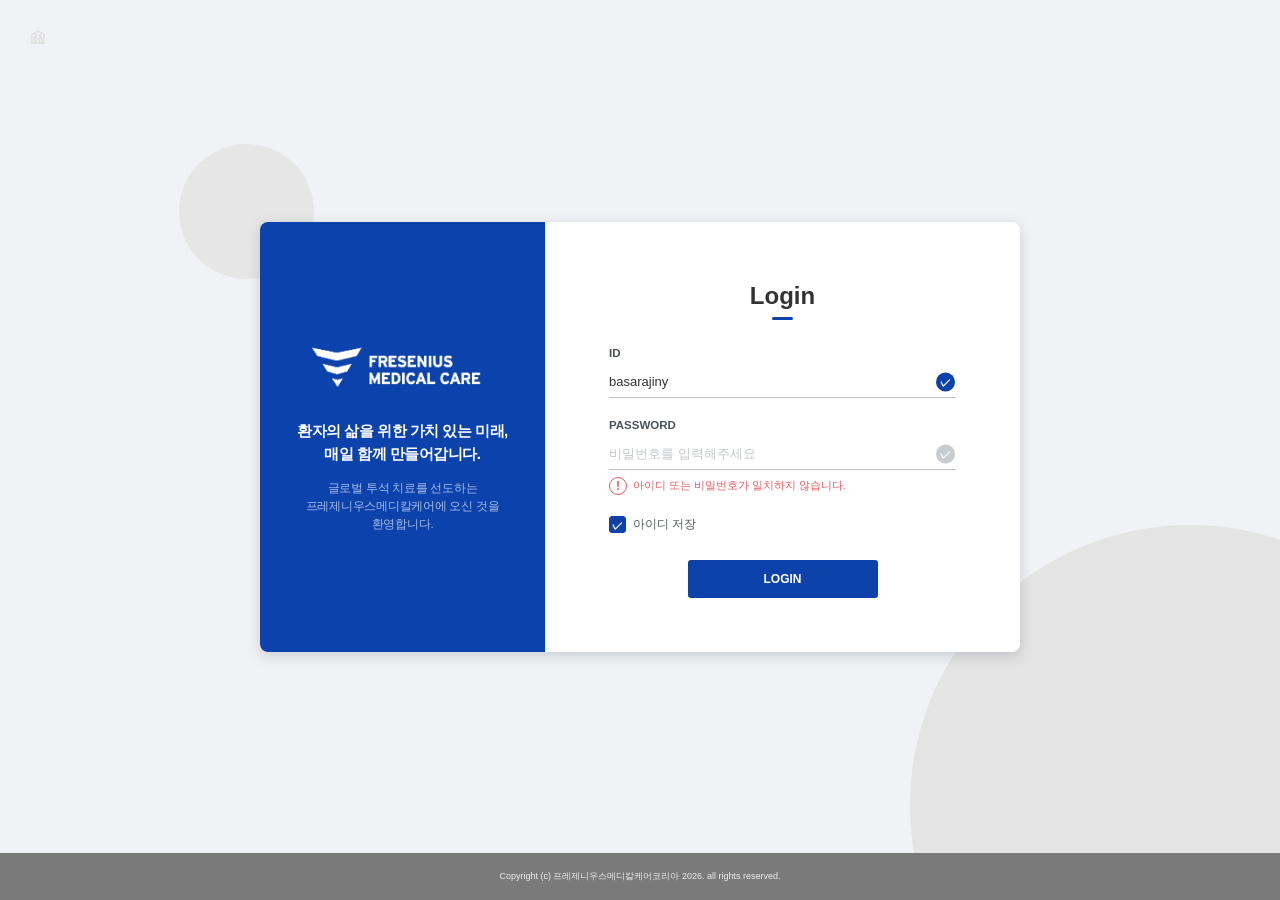
<file: index.html>
<!DOCTYPE html>
<html lang="ko">
<head>
<meta charset="UTF-8">
<meta name="viewport" content="width=device-width, initial-scale=1.0">
<title>Login</title>

<style>
*{box-sizing:border-box}
html,body{margin:0;min-height:100%;font-family:"Malgun Gothic","맑은 고딕",Arial,sans-serif;color:#2d3138}
button,input{font-family:inherit}

:root{
    --primary:#0c42aa;
    --primary-hover:#08368d;
    --page-bg:#f1f2f5;
    --muted:#8c929b;
    --line:#d8dce4;
    --danger:#e85b61;
}

/* =========================
   전체 화면
========================= */
body{
    min-height:100vh;
    background:var(--page-bg);
}

.login-page{
    position:relative;
    min-height:100vh;
    display:flex;
    flex-direction:column;
    overflow:hidden;
}

/* 배경 장식 */
.bg-circle{
    position:absolute;
    border-radius:50%;
    pointer-events:none;
}

.bg-circle.small{
    width:135px;
    height:135px;
    left:14%;
    top:16%;
    background:#e6e6e6;
}

.bg-circle.large{
    width:560px;
    height:560px;
    right:-190px;
    bottom:-185px;
    background:#e4e4e4;
}

/* =========================
   관리자 로그인 전환
   기본: 회색
   활성: 파란색 + "관리자 로그인" 표시
========================= */
.admin-switch{
    position:absolute;
    top:18px;
    left:18px;
    z-index:20;

    display:flex;
    align-items:center;

    height:38px;
    padding:0 11px;

    border:0;
    border-radius:7px;
    color:#dddddd;

    cursor:pointer;
    transition:background .18s ease,color .18s ease,box-shadow .18s ease;
    background-color: #f1f2f5;
}

.admin-switch.active{
    color:#0b42ab;
}

.admin-icon{
    width:18px;
    height:18px;
    flex:0 0 18px;
}

.admin-text{
    margin-left: 7px;
    max-width:0;
    opacity:0;
    overflow:hidden;
    white-space:nowrap;
    font-size:9px;
    font-weight:700;
    transition:max-width .22s ease,opacity .16s ease;
}

.admin-switch.active .admin-text{
    max-width:105px;
    opacity:1;
}

/* =========================
   중앙 로그인 카드
========================= */
.content{
    position:relative;
    z-index:2;
    flex:1;
    min-height:610px;
    display:flex;
    align-items:center;
    justify-content:center;
    padding:72px 24px 52px;
}

.login-card{
    width:760px;
    max-width:100%;
    min-height:430px;
    display:grid;
    grid-template-columns:285px 1fr;
    overflow:hidden;

    border-radius:8px;
    background:#fff;
    box-shadow:0 4px 14px rgba(30,40,60,.18);
}

/* 왼쪽 브랜드 영역 */
.brand-panel{
    background:#0b42ab;
    color:#fff;
    display:flex;
    flex-direction:column;
    align-items:center;
    justify-content:center;
    text-align:center;
}

.brand-logo{
    width:100%;
    display:flex;
    align-items:center;
    justify-content:center;
    margin-bottom: -7px;
}

.brand-logo img{
    display:block;
    width:205px;
    max-width:100%;
    height:auto;
    filter:brightness(0) invert(1);
    margin-top: -25px;
}

.brand-message{
    color:#fff;
    font-size:15px;
    font-weight:700;
    line-height:1.55;
    letter-spacing:-0.5px;
}

.brand-desc{
    margin:0;
    color:#a9bde9;
    font-size:11.5px;
    font-weight:400;
    line-height:1.55;
    letter-spacing:-0.25px;
}

/* 오른쪽 로그인 영역 */
.form-panel{
    padding:49px 64px 42px;
    display:flex;
    flex-direction:column;
    justify-content:center;
}

.login-title{
    margin:0 0 27px;
    font-size:24px;
    font-weight:700;
    text-align:center;
    color:#333;
}

.login-title::after{
    content:"";
    display:block;
    width:21px;
    height:3px;
    margin:7px auto 0;
    border-radius:2px;
    background:var(--primary);
}

.field{
    margin-bottom:21px;
}

.field-label{
    display:block;
    margin-bottom:6px;
    font-size:11.5px;
    font-weight:700;
    color:#4d5259;
}

.input-line{
    position:relative;
}

.input-line input{
    width:100%;
    height:33px;
    padding:0 34px 0 0;
    border:0;
    border-bottom:1px solid #bbc1c9;
    border-radius:0;
    outline:none;
    background:transparent;
    color:#333;
    font-size:13px;
    transition:border-color .15s ease;
}

.input-line input::placeholder{
    color:#c4c8cd;
}

.input-line input:focus{
    border-bottom:2px solid var(--primary);
}

.input-status{
    position:absolute;
    right:1px;
    top:50%;
    transform:translateY(-50%);                                                                                                                                                                                                                                                                                                                                                                                                                                                                                                                                                                                                                                                                                                                                                                                                                                                                                                                                                                                                                                                                                                                                                                                                                                                                                                                                                                                                                                                                                                                                                                                                                                                                                                                                                                                                                                                                                                            
    

    width:19px;
    height:19px;
    border-radius:50%;
    background:#c8cbd0;
    color:#fff;

    display:flex;
    align-items:center;
    justify-content:center;

    font-size:11px;
    font-weight:700;
}

.input-status.valid{
    background:var(--primary);
}

.password-toggle{
    position:absolute;
    right:23px;
    top:50%;
    transform:translateY(-50%);
    width:23px;
    height:25px;
    border:0;
    background:transparent;
    color:#9298a0;
    cursor:pointer;
    display:none;
}

.error-message{
    min-height:17px;
    margin-top:7px;
    color:var(--danger);
    font-size:10.5px;
    display:flex;
    align-items:center;
    gap:6px;
}

.error-icon{
    flex:0 0 18px;
    width:18px;
    height:18px;
    border:1.5px solid var(--danger);
    border-radius:50%;
    display:inline-flex;
    align-items:center;
    justify-content:center;
    color:var(--danger);
    font-size:12px;
    font-weight:700;
}

.login-options{
    display:flex;
    align-items:center;
    justify-content:flex-start;
    margin:2px 0 27px;
}

.remember-label{
    display:flex;
    align-items:center;
    gap:7px;
    color:#555b63;
    font-size:11.5px;
    cursor:pointer;
}

.remember-label input{
    position:absolute;
    opacity:0;
    pointer-events:none;
}

.fake-check{
    width:17px;
    height:17px;
    border:1px solid #b7bdc5;
    border-radius:3px;
    background:#fff;
    display:flex;
    align-items:center;
    justify-content:center;
}

.remember-label input:checked + .fake-check{
    border-color:var(--primary);
    background:var(--primary);
}

.remember-label input:checked + .fake-check::after{
    content:"✓";
    color:#fff;
    font-size:11px;
    font-weight:700;
}

.login-btn{
    display:block;
    width:190px;
    height:38px;
    margin:0 auto;
    border:0;
    border-radius:3px;
    background:var(--primary);
    color:#fff;
    font-size:12px;
    font-weight:700;
    cursor:pointer;
    transition:background .15s ease;
}

.login-btn:hover{
    background:var(--primary-hover);
}

.mode-guide{
    height:18px;
    margin-top:5px;
    margin-left: 4px;
    text-align:center;
    font-size:10px;
    color:#8b919a;
    opacity:0;
    transition:opacity .15s ease;
}

.mode-guide.show{
    opacity:1;
    color:var(--primary);
    font-weight:700;
}

/* =========================
   하단
========================= */
.footer{
    position:relative;
    z-index:3;
    height:47px;
    display:flex;
    align-items:center;
    justify-content:center;
    background:#7a7a7a;
    color:#eee;
    font-size:9px;
}

/* =========================
   반응형
========================= */
@media(max-width:760px){
    .content{
        align-items:flex-start;
        padding-top:82px;
    }

    .login-card{
        width:430px;
        grid-template-columns:1fr;
    }

    .brand-panel{
        min-height:155px;
        padding:25px 30px;
    }

    .brand-logo{
        margin-bottom:18px;
    }

    .brand-logo img{
        width:180px;
    }

    .brand-message{
        margin-bottom:13px;
        font-size:17px;
    }

    .brand-desc{
        display:block;
        font-size:12px;
    }

    .form-panel{
        padding:38px 42px 40px;
    }

    .bg-circle.small{
        left:-50px;
    }
}

@media(max-width:480px){
    .admin-switch{
        top:12px;
        left:12px;
    }

    .content{
        padding:70px 14px 35px;
    }

    .form-panel{
        padding:32px 26px 35px;
    }

    .footer{
        padding:0 12px;
        text-align:center;
    }
}
</style>
</head>

<body>

<div class="login-page">

    <div class="bg-circle small"></div>
    <div class="bg-circle large"></div>

    <!--
        관리자 로그인 토글
        기본: 아이콘만 회색
        클릭: 파란색 + "관리자 로그인" 문구 노출
        재클릭: 다시 회색 + 문구 숨김
    -->
    <button
        type="button"
        class="admin-switch"
        id="adminSwitch"
        aria-pressed="false"
    >
        <svg class="admin-icon" viewBox="0 0 24 24" fill="none" aria-hidden="true">
            <path d="M4 20V8.4L12 4l8 4.4V20M3 20h18M7 20v-8h3v8M14 20v-8h3v8M8 9h2M14 9h2"
                  stroke="currentColor" stroke-width="1.8" stroke-linecap="round" stroke-linejoin="round"/>
        </svg>
        <span class="admin-text">관리자 로그인 모드입니다.</span>
    </button>

    <main class="content">

        <section class="login-card">

            <div class="brand-panel">

                <div class="brand-logo">
                    <img
                        src="[data-uri]"
                        alt="Fresenius Medical Care"
                    >
                </div>

                <p class="brand-message">
                    환자의 삶을 위한 가치 있는 미래,<br>
                    매일 함께 만들어갑니다.
                </p>

                <p class="brand-desc">
                    글로벌 투석 치료를 선도하는<br>
                    프레제니우스메디칼케어에 오신 것을<br>
                    환영합니다.
                </p>

            </div>

            <div class="form-panel">

                <h1 class="login-title">Login</h1>

                <form id="loginForm" autocomplete="off">

                    <div class="field">
                        <label class="field-label" for="loginId">ID</label>

                        <div class="input-line">
                            <input
                                type="text"
                                id="loginId"
                                name="loginId"
                                value="basarajiny"
                                autocomplete="username"
                            >
                            <span class="input-status valid" id="idStatus">✓</span>
                        </div>
                    </div>

                    <div class="field">
                        <label class="field-label" for="loginPassword">PASSWORD</label>

                        <div class="input-line">
                            <input
                                type="password"
                                id="loginPassword"
                                name="loginPassword"
                                placeholder="비밀번호를 입력해주세요"
                                autocomplete="current-password"
                            >
                            <span class="input-status" id="passwordStatus">✓</span>
                        </div>

                        <div class="error-message" id="loginError">
                            <span class="error-icon">!</span>
                            <span class="error-text">아이디 또는 비밀번호가 일치하지 않습니다.</span>
                        </div>
                    </div>

                    <div class="login-options">
                        <!-- 기존 관리자 체크 영역은 삭제하고 ID 저장만 유지 -->
                        <label class="remember-label">
                            <input type="checkbox" id="rememberId" checked>
                            <span class="fake-check"></span>
                            <span>아이디 저장</span>
                        </label>
                    </div>

                    <button type="submit" class="login-btn">
                        LOGIN
                    </button>
                </form>

            </div>

        </section>

    </main>

    <footer class="footer">
        Copyright (c) 프레제니우스메디칼케어코리아 2026. all rights reserved.
    </footer>

</div>

<script>
const adminSwitch = document.getElementById("adminSwitch");
const loginForm = document.getElementById("loginForm");
const loginId = document.getElementById("loginId");
const loginPassword = document.getElementById("loginPassword");

const idStatus = document.getElementById("idStatus");
const passwordStatus = document.getElementById("passwordStatus");
const loginError = document.getElementById("loginError");
const rememberId = document.getElementById("rememberId");

let isAdminMode = false;

/* =========================================================
   관리자 로그인 모드 전환
========================================================= */
adminSwitch.addEventListener("click", function(){

    isAdminMode = !isAdminMode;

    this.classList.toggle("active", isAdminMode);
    this.setAttribute("aria-pressed", String(isAdminMode));

    /*
      실제 로그인 API 호출 시 아래 isAdminMode 값을 이용해
      일반 로그인 / 관리자 로그인 분기 처리하면 됩니다.
    */
});

/* =========================================================
   입력 상태 표시
========================================================= */
function updateInputStatus(){

    const hasId = loginId.value.trim() !== "";
    const hasPassword = loginPassword.value !== "";

    idStatus.classList.toggle("valid", hasId);
    passwordStatus.classList.toggle("valid", hasPassword);
}

loginId.addEventListener("input", updateInputStatus);
loginPassword.addEventListener("input", function(){
    updateInputStatus();

    if(this.value){
        loginError.textContent = "";
    }
});

/* =========================================================
   ID 저장
========================================================= */
const savedId = localStorage.getItem("savedLoginId");

if(savedId){
    loginId.value = savedId;
    rememberId.checked = true;
}

function saveRememberId(){

    if(rememberId.checked){
        localStorage.setItem(
            "savedLoginId",
            loginId.value.trim()
        );
    }else{
        localStorage.removeItem("savedLoginId");
    }
}

/* =========================================================
   로그인 데모
========================================================= */
loginForm.addEventListener("submit", function(e){

    e.preventDefault();

    const id = loginId.value.trim();
    const password = loginPassword.value;

    if(!id){
        loginError.textContent = "아이디를 입력해주세요.";
        loginId.focus();
        return;
    }

    if(!password){
        loginError.textContent = "비밀번호를 입력해주세요.";
        loginPassword.focus();
        return;
    }

    saveRememberId();

    /*
      실제 환경에서는 여기서 API를 호출하면 됩니다.

      예)
      login({
          id: id,
          password: password,
          isAdmin: isAdminMode
      });
    */

    // 테스트용 정적 페이지: 선택한 로그인 모드를 세션에 저장한 뒤 공통 레이아웃 페이지로 이동
    sessionStorage.setItem("fmcLoginMode", isAdminMode ? "admin" : "sales");
    window.location.href = "fmc4.html";
});

updateInputStatus();
</script>

</body>
</html>
</file>
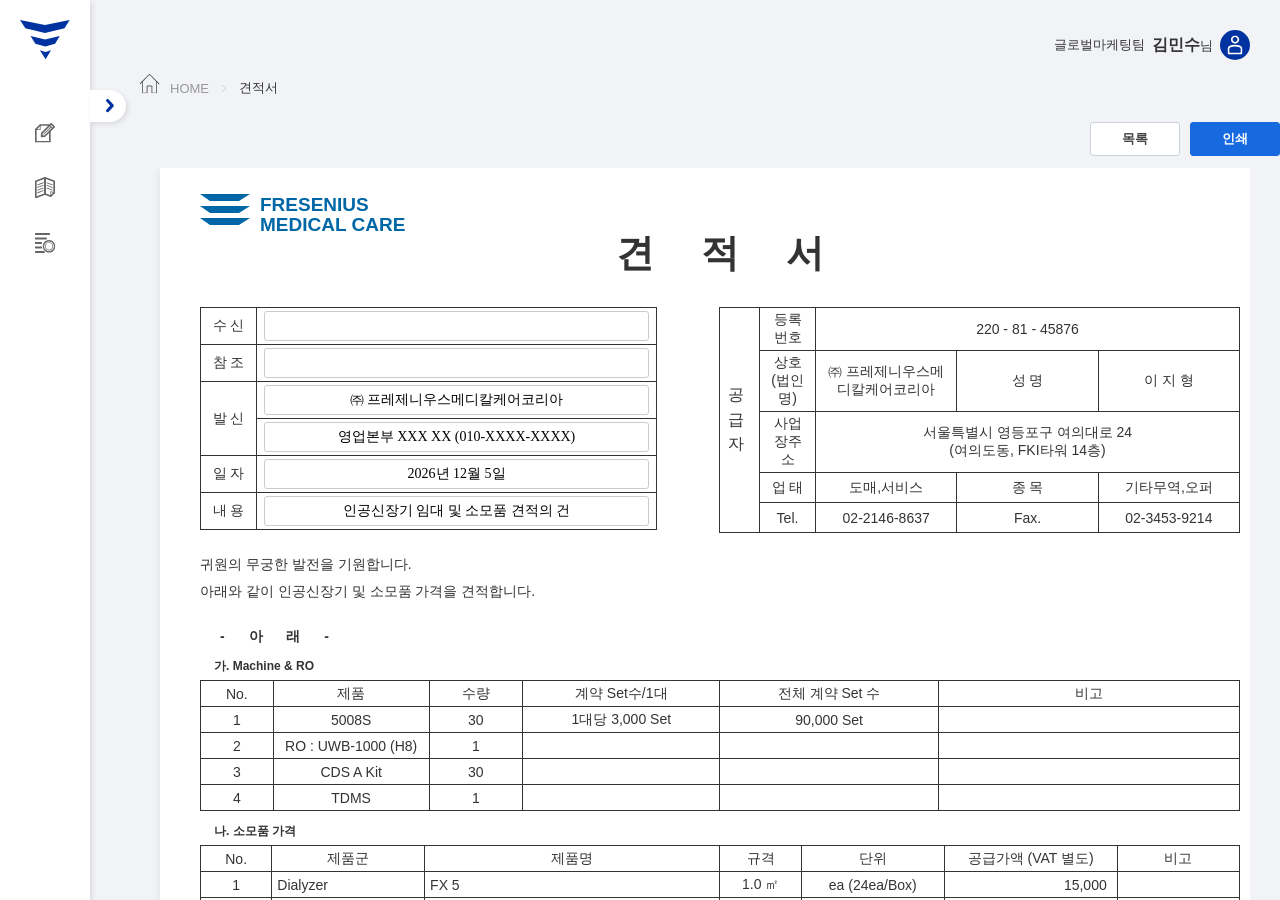
<file: estimate-detail.html>
<!DOCTYPE html>
<html lang="ko">
<head>
    <meta charset="UTF-8">
    <meta name="viewport" content="width=device-width, initial-scale=1.0">

    <title>견적서</title>

    <link rel="stylesheet" href="../css/base.css">
    <link rel="stylesheet" href="../css/components.css">
    <link rel="stylesheet" href="../css/layout.css">
    <link rel="stylesheet" href="../common.css">

    <script src="../common-layout.js" defer></script>

    <style>
        * {
            box-sizing: border-box;
        }

        html,
        body {
            margin: 0;
            padding: 0;
        }

        body {
            font-family: "Malgun Gothic", "맑은 고딕", Arial, sans-serif;
            background: #f5f6f9;
            color: #222;
            font-size: 12px;
        }

        .toolbar {
            width: 1120px;
            min-width: 1120px;
            margin: 20px auto 12px;
            display: flex;
            justify-content: flex-end;
            align-items: center;
            gap: 10px;
        }

        .toolbar .button-group {
            display: flex;
            align-items: center;
            gap: 10px;
        }

        .btn {
            height: 34px;
            padding: 0 16px;
            border: 1px solid #cbd2dc;
            border-radius: 3px;
            background: #fff;
            color: #444;
            font-weight: 700;
            cursor: pointer;
        }

        .btn.primary {
            border-color: #1769e0;
            background: #1769e0;
            color: #fff;
        }

        .btn:hover {
            filter: brightness(.98);
        }

        .mobile-scroll {
            width: 100%;
            overflow-x: auto;
            overflow-y: visible;
            padding: 0 0 30px;
        }

        .sheet {
            width: 1120px;
            min-width: 1120px;
            max-width: none;
            min-height: 1510px;
            margin: 0 auto;
            padding: 26px 40px 36px;
            background: #fff;
            box-shadow: 0 1px 8px rgba(0, 0, 0, .08);
            flex: none;
        }

        .brand {
            height: 72px;
            display: flex;
            align-items: flex-start;
            min-width: 0;
        }

        .brand-logo {
            display: flex;
            align-items: center;
            gap: 10px;
            width: 245px;
            min-width: 245px;
            flex: 0 0 245px;
            color: #0067a7;
            font-weight: 900;
            font-size: 19px;
            line-height: 1.05;
            white-space: nowrap;
        }

        .brand-logo > div:last-child {
            width: 180px;
            min-width: 180px;
            flex: 0 0 180px;
            white-space: nowrap;
        }

        .brand-mark {
            width: 50px;
            min-width: 50px;
            flex: 0 0 50px;
            height: 42px;
            position: relative;
        }

        .brand-mark i {
            display: block;
            width: 50px;
            height: 7px;
            margin-bottom: 5px;
            background: #0067a7;
            clip-path: polygon(0 0, 100% 0, 78% 100%, 20% 100%);
        }

        .title {
            margin: -38px 0 28px;
            padding-left: 18px;
            text-align: center;
            font-size: 38px;
            font-weight: 700;
            letter-spacing: 18px;
        }

        .top-grid {
            display: grid;
            grid-template-columns: 1fr 1.14fr;
            gap: 62px;
            align-items: start;
        }

        .doc-table,
        .product-table {
            width: 100%;
            border-collapse: collapse;
            table-layout: fixed;
        }

        .doc-table td,
        .product-table th,
        .product-table td {
            border: 1px solid #333;
        }

        .doc-table td {
            height: 30px;
            padding: 3px 7px;
            text-align: center;
        }

        .doc-table .label {
            width: 56px;
        }

        .doc-table .supplier-side {
            width: 40px;
            font-size: 16px;
            letter-spacing: 7px;
            line-height: 1.55;
        }

        .field {
            width: 100%;
            height: 24px;
            padding: 0 4px;
            border: 0;
            outline: 0;
            background: #fff;
            color: #222;
            text-align: center;
            font: inherit;
        }

        .field:focus {
            background: #fffbe9;
            box-shadow: inset 0 0 0 1px #e9c75c;
        }

        .field-left {
            text-align: left;
        }

        .field-content {
            height: 28px;
            padding-top: 5px;
            resize: none;
            overflow: hidden;
        }

        .intro {
            margin: 18px 0 24px;
            line-height: 1.9;
        }

        .intro p {
            margin: 0;
        }

        .below {
            margin: 4px 0 7px 20px;
            font-weight: 700;
            letter-spacing: 10px;
        }

        .section-title {
            margin: 12px 0 5px 14px;
            font-size: 12px;
            font-weight: 700;
        }

        .product-table th,
        .product-table td {
            height: 26px;
            padding: 3px 5px;
        }

        .product-table th {
            font-weight: 400;
            text-align: center;
        }

        .product-table td {
            text-align: center;
        }

        .product-table .left {
            text-align: left;
        }

        .product-table .right {
            padding-right: 10px;
            text-align: right;
        }

        .machine col:nth-child(1) {
            width: 7%;
        }

        .machine col:nth-child(2) {
            width: 15%;
        }

        .machine col:nth-child(3) {
            width: 9%;
        }

        .machine col:nth-child(4) {
            width: 19%;
        }

        .machine col:nth-child(5) {
            width: 21%;
        }

        .machine col:nth-child(6) {
            width: 29%;
        }

        .supplies col:nth-child(1),
        .drugs col:nth-child(1) {
            width: 7%;
        }

        .supplies col:nth-child(2),
        .drugs col:nth-child(2) {
            width: 15%;
        }

        .supplies col:nth-child(3),
        .drugs col:nth-child(3) {
            width: 29%;
        }

        .supplies col:nth-child(4),
        .drugs col:nth-child(4) {
            width: 8%;
        }

        .supplies col:nth-child(5),
        .drugs col:nth-child(5) {
            width: 14%;
        }

        .supplies col:nth-child(6),
        .drugs col:nth-child(6) {
            width: 17%;
        }

        .supplies col:nth-child(7),
        .drugs col:nth-child(7) {
            width: 12%;
        }

        .page-gap {
            height: 145px;
            display: flex;
            align-items: center;
            justify-content: center;
            color: #999;
            font-size: 10px;
        }

        .remarks {
            margin-top: 142px;
            font-size: 12px;
            line-height: 1.65;
        }

        .footer {
            margin-top: 95px;
            text-align: center;
            color: #888;
            font-size: 10px;
        }

        @media (max-width: 1400px) {
            .toolbar {
                margin-left: 20px;
                margin-right: 20px;
            }

            .sheet {
                margin-left: 20px;
                margin-right: 20px;
            }
        }

        /*
         * 실제 인쇄 기능 적용 시 사용할 스타일.
         * 현재 인쇄 버튼은 "인쇄 기능 준비중입니다." 안내만 표시한다.
         */
        @media print {
            html,
            body {
                width: 210mm !important;
                margin: 0 !important;
                padding: 0 !important;
                background: #fff !important;
                overflow: visible !important;
            }

            body * {
                visibility: hidden !important;
            }

            .mobile-scroll,
            .mobile-scroll *,
            .sheet,
            .sheet * {
                visibility: visible !important;
            }

            .toolbar {
                display: none !important;
            }

            .mobile-scroll {
                position: absolute !important;
                left: 0 !important;
                top: 0 !important;
                width: 210mm !important;
                margin: 0 !important;
                padding: 0 !important;
                overflow: visible !important;
            }

            .sheet {
                position: absolute !important;
                left: 0 !important;
                top: 0 !important;
                width: 210mm !important;
                min-width: 210mm !important;
                max-width: 210mm !important;
                min-height: 297mm !important;
                margin: 0 !important;
                padding: 10mm 10mm 8mm !important;
                box-shadow: none !important;
                background: #fff !important;
                transform: none !important;
            }

            .brand {
                height: 18mm !important;
            }

            .brand-logo {
                width: 245px !important;
                min-width: 245px !important;
                flex: 0 0 245px !important;
            }

            .brand-mark {
                width: 50px !important;
                min-width: 50px !important;
                flex: 0 0 50px !important;
            }

            .title {
                margin: -11mm 0 8mm !important;
            }

            .page-gap {
                height: 34mm !important;
            }

            .remarks {
                margin-top: 34mm !important;
            }

            .footer {
                margin-top: 25mm !important;
            }

            .field {
                border: 0 !important;
                background: transparent !important;
                box-shadow: none !important;
            }

            .field:focus {
                background: transparent !important;
                box-shadow: none !important;
            }

            @page {
                size: A4 portrait;
                margin: 0;
            }
        }
    </style>
</head>

<body>
    <div class="toolbar">
        <div class="button-group">
            <button class="btn" type="button" onclick="history.back()">목록</button>
            <button class="btn primary" type="button" onclick="printEstimate()">인쇄</button>
        </div>
    </div>

    <div class="mobile-scroll">
        <main class="sheet">
            <div class="brand">
                <div class="brand-logo">
                    <div class="brand-mark">
                        <i></i>
                        <i></i>
                        <i></i>
                    </div>
                    <div>
                        FRESENIUS<br>
                        MEDICAL CARE
                    </div>
                </div>
            </div>

            <h1 class="title">견 적 서</h1>

            <section class="top-grid">
                <table class="doc-table">
                    <tbody>
                        <tr>
                            <td class="label">수 신</td>
                            <td><input id="to" class="field" type="text"></td>
                        </tr>
                        <tr>
                            <td class="label">참 조</td>
                            <td><input id="cc" class="field" type="text"></td>
                        </tr>
                        <tr>
                            <td class="label" rowspan="2">발 신</td>
                            <td>
                                <input
                                    id="fromCompany"
                                    class="field"
                                    type="text"
                                    value="㈜ 프레제니우스메디칼케어코리아">
                            </td>
                        </tr>
                        <tr>
                            <td><input id="from" class="field" type="text"></td>
                        </tr>
                        <tr>
                            <td class="label">일 자</td>
                            <td><input id="date" class="field" type="text"></td>
                        </tr>
                        <tr>
                            <td class="label">내 용</td>
                            <td>
                                <input id="content" class="field" type="text"></td>
                            </td>
                        </tr>
                    </tbody>
                </table>

                <table class="doc-table">
                    <tbody>
                        <tr>
                            <td class="supplier-side" rowspan="5">공<br>급<br>자</td>
                            <td class="label">등록번호</td>
                            <td colspan="3">220 - 81 - 45876</td>
                        </tr>
                        <tr>
                            <td class="label">상호(법인명)</td>
                            <td>㈜ 프레제니우스메디칼케어코리아</td>
                            <td class="label">성 명</td>
                            <td>이 지 형</td>
                        </tr>
                        <tr>
                            <td class="label">사업장주소</td>
                            <td colspan="3">
                                서울특별시 영등포구 여의대로 24<br>
                                (여의도동, FKI타워 14층)
                            </td>
                        </tr>
                        <tr>
                            <td class="label">업 태</td>
                            <td>도매,서비스</td>
                            <td class="label">종 목</td>
                            <td>기타무역,오퍼</td>
                        </tr>
                        <tr>
                            <td class="label">Tel.</td>
                            <td>02-2146-8637</td>
                            <td class="label">Fax.</td>
                            <td>02-3453-9214</td>
                        </tr>
                    </tbody>
                </table>
            </section>

            <div class="intro">
                <p>귀원의 무궁한 발전을 기원합니다.</p>
                <p>아래와 같이 인공신장기 및 소모품 가격을 견적합니다.</p>
            </div>

            <div class="below">- 아 래 -</div>

            <div class="section-title">가. Machine &amp; RO</div>

            <table class="product-table machine">
                <colgroup>
                    <col>
                    <col>
                    <col>
                    <col>
                    <col>
                    <col>
                </colgroup>
                <thead>
                    <tr>
                        <th>No.</th>
                        <th>제품</th>
                        <th>수량</th>
                        <th>계약 Set수/1대</th>
                        <th>전체 계약 Set 수</th>
                        <th>비고</th>
                    </tr>
                </thead>
                <tbody id="machineBody"></tbody>
            </table>

            <div class="section-title">나. 소모품 가격</div>

            <table class="product-table supplies">
                <colgroup>
                    <col>
                    <col>
                    <col>
                    <col>
                    <col>
                    <col>
                    <col>
                </colgroup>
                <thead>
                    <tr>
                        <th>No.</th>
                        <th>제품군</th>
                        <th>제품명</th>
                        <th>규격</th>
                        <th>단위</th>
                        <th>공급가액 (VAT 별도)</th>
                        <th>비고</th>
                    </tr>
                </thead>
                <tbody id="supplyBody"></tbody>
            </table>

            <div class="page-gap">㈜ 프레제니우스메디칼케어코리아</div>

            <div class="section-title">다. 의약품 가격</div>

            <table class="product-table drugs">
                <colgroup>
                    <col>
                    <col>
                    <col>
                    <col>
                    <col>
                    <col>
                    <col>
                </colgroup>
                <thead>
                    <tr>
                        <th>No.</th>
                        <th>제품군</th>
                        <th>제품명</th>
                        <th>규격</th>
                        <th>단위</th>
                        <th>공급가액 (VAT 별도)</th>
                        <th>비고</th>
                    </tr>
                </thead>
                <tbody id="drugBody"></tbody>
            </table>

            <div class="remarks">
                <strong>특기사항</strong><br>
                1. 견적유효기간 : 견적일로부터 30일간입니다.
            </div>

            <div class="footer">㈜ 프레제니우스메디칼케어코리아</div>
        </main>
    </div>

    <script>
        const templates = {
            "5008": {
                machine: [
                    ['5008S', '30', '1대당 3,000 Set', '90,000 Set', ''],
                    ['RO : UWB-1000 (H8)', '1', '', '', ''],
                    ['CDS A Kit', '30', '', '', ''],
                    ['TDMS', '1', '', '', '']
                ],
                prices: [
                    '15,000', '15,000', '15,000',
                    '16,000', '16,000', '16,000',
                    '17,000', '17,000', '17,000', '17,000',
                    '18,000', '18,000', '18,000',
                    '8,000', '100,000', '600', '30,000'
                ]
            },

            "6008": {
                machine: [
                    ['6008', '30', '1대당 3,000 Set', '90,000 Set', ''],
                    ['RO : UWB-1000 (H8)', '1', '', '', ''],
                    ['CDS A Kit', '30', '', '', ''],
                    ['TDMS', '1', '', '', '']
                ],
                prices: [
                    '17,500', '17,500', '17,500',
                    '18,000', '18,000', '18,000',
                    '18,500', '18,500', '18,500', '18,500',
                    '18,500', '18,500', '18,500',
                    '10,000', '90,000', '700', '38,500'
                ]
            },

            "4008": {
                machine: [
                    ['4008V10', '30', '1대당 3,000 Set', '90,000 Set', ''],
                    ['RO : UWB-1000 (H8)', '1', '', '', ''],
                    ['CDS A Kit', '30', '', '', ''],
                    ['TDMS', '1', '', '', '']
                ],
                prices: [
                    '17,500', '17,500', '17,500',
                    '18,000', '18,000', '18,000',
                    '18,500', '18,500', '18,500', '18,500',
                    '18,500', '18,500', '18,500',
                    '6,000', '90,000', '700', '38,500'
                ]
            }
        };

        const supplyRows = [
            ['Dialyzer', 'FX 5', '1.0 ㎡', 'ea (24ea/Box)'],
            ['Dialyzer', 'FX 8', '1.4 ㎡', 'ea (24ea/Box)'],
            ['Dialyzer', 'FX 10', '1.8 ㎡', 'ea (24ea/Box)'],
            ['Dialyzer', 'FX Classix 50', '1.0 ㎡', 'ea (24ea/Box)'],
            ['Dialyzer', 'FX Classix 60', '1.4 ㎡', 'ea (24ea/Box)'],
            ['Dialyzer', 'FX Classix 80', '1.8 ㎡', 'ea (24ea/Box)'],
            ['Dialyzer', 'FX CorDiax 40', '0.6 ㎡', 'ea (24ea/Box)'],
            ['Dialyzer', 'FX CorDiax 50', '1.0 ㎡', 'ea (24ea/Box)'],
            ['Dialyzer', 'FX CorDiax 60', '1.4 ㎡', 'ea (24ea/Box)'],
            ['Dialyzer', 'FX CorDiax 80', '1.8 ㎡', 'ea (24ea/Box)'],
            ['Dialyzer', 'FX CorDiax 600', '1.6 ㎡', 'ea (24ea/Box)'],
            ['Dialyzer', 'FX CorDiax 800', '2.0 ㎡', 'ea (24ea/Box)'],
            ['Dialyzer', 'FX CorDiax 1000', '2.3 ㎡', 'ea (24ea/Box)'],
            ['Bloodline', '__BLOODLINE__', '', ''],
            ['Others', 'Diasafe Plus', '', 'ea (10ea/Box)'],
            ['Others', 'Needle 15/16/17G', '15,16,17G', 'ea (150ea/Box)'],
            ['Others', 'Citrolean', '5L', 'EA']
        ];

        const drugNames = [
            'Bibag 650g',
            'Bibag 900g',
            'FRESOL B',
            'FRESOL G',
            'FRESOL LG',
            'HEMO-B DEX 0.1%1-5.5L',
            'HEMO-B DEX 0.1%1-10L',
            'HEMO-B 1-5.5L',
            'HEMO B DEX0.15%2-12.6L',
            'HEMO-B DEX 0.15%1-10L',
            'HEMO-B DEX 0.15%1-5.5L',
            'HEMOT-B 1-10L',
            'HEMOT-B2-10L',
            'HEMOT-B2-12.6L'
        ];

        function printEstimate() {
            // 실제 인쇄 기능 적용 시 아래 주석을 해제한다.
            // window.print();

            window.alert('인쇄 기능 준비중입니다.');
        }

        function fmtDate(value) {
            if (!value) {
                return '';
            }

            const date = new Date(value + 'T00:00:00');

            if (Number.isNaN(date.getTime())) {
                return value;
            }

            return `${date.getFullYear()}년 ${date.getMonth() + 1}월 ${date.getDate()}일`;
        }

        function getSelected() {
            try {
                return JSON.parse(sessionStorage.getItem('selectedEstimate') || 'null')
                    || JSON.parse(sessionStorage.getItem('selectedSimulation') || 'null');
            } catch (e) {
                return null;
            }
        }

        function addMachineRows(data) {
            const machineBody = document.getElementById('machineBody');

            data.machine.forEach((row, index) => {
                machineBody.insertAdjacentHTML(
                    'beforeend',
                    `
                        <tr>
                            <td>${index + 1}</td>
                            <td>${row[0]}</td>
                            <td>${row[1]}</td>
                            <td>${row[2]}</td>
                            <td>${row[3]}</td>
                            <td>${row[4]}</td>
                        </tr>
                    `
                );
            });

            while (machineBody.rows.length < 4) {
                machineBody.insertAdjacentHTML(
                    'beforeend',
                    `
                        <tr>
                            <td>${machineBody.rows.length + 1}</td>
                            <td></td>
                            <td></td>
                            <td></td>
                            <td></td>
                            <td></td>
                        </tr>
                    `
                );
            }
        }

        function addSupplyRows(template, data) {
            const supplyBody = document.getElementById('supplyBody');

            const bloodline = template === '6008'
                ? '6008 CAREset-R'
                : template === '4008'
                    ? 'Bloodline 4008'
                    : 'AV-Set ONLINEplus 5008-R';

            for (let i = 0; i < 20; i += 1) {
                if (i < supplyRows.length) {
                    const row = [...supplyRows[i]];

                    if (row[1] === '__BLOODLINE__') {
                        row[1] = bloodline;
                    }

                    const unit = i === 13 && template !== '5008'
                        ? ''
                        : row[3];

                    supplyBody.insertAdjacentHTML(
                        'beforeend',
                        `
                            <tr>
                                <td>${i + 1}</td>
                                <td class="left">${row[0]}</td>
                                <td class="left">${row[1]}</td>
                                <td>${row[2]}</td>
                                <td>${unit}</td>
                                <td class="right">${data.prices[i] || ''}</td>
                                <td></td>
                            </tr>
                        `
                    );
                } else {
                    supplyBody.insertAdjacentHTML(
                        'beforeend',
                        `
                            <tr>
                                <td>${i + 1}</td>
                                <td></td>
                                <td></td>
                                <td></td>
                                <td></td>
                                <td></td>
                                <td></td>
                            </tr>
                        `
                    );
                }
            }
        }

        function addDrugRows() {
            const drugBody = document.getElementById('drugBody');

            for (let i = 0; i < 19; i += 1) {
                if (i < drugNames.length) {
                    drugBody.insertAdjacentHTML(
                        'beforeend',
                        `
                            <tr>
                                <td>${i + 1}</td>
                                <td class="left">Others</td>
                                <td class="left">${drugNames[i]}</td>
                                <td></td>
                                <td></td>
                                <td class="right">보험수가</td>
                                <td></td>
                            </tr>
                        `
                    );
                } else {
                    drugBody.insertAdjacentHTML(
                        'beforeend',
                        `
                            <tr>
                                <td>${i + 1}</td>
                                <td></td>
                                <td></td>
                                <td></td>
                                <td></td>
                                <td></td>
                                <td></td>
                            </tr>
                        `
                    );
                }
            }
        }

        const params = new URLSearchParams(location.search);
        const record = getSelected() || {};
        const template = record.template || params.get('template') || '5008';
        const data = templates[template] || templates['5008'];

        document.getElementById('to').value = record.to || record.customer || '';
        document.getElementById('cc').value = record.cc || '';
        document.getElementById('from').value = record.from
            ? `${record.from} 부장 XXX XX (010-XXXX-XXXX)`
            : '영업본부 XXX XX (010-XXXX-XXXX)';
        document.getElementById('date').value =
            fmtDate(record.date) || fmtDate(new Date().toISOString().slice(0, 10));
        document.getElementById('content').value =
            record.content || '인공신장기 임대 및 소모품 견적의 건';

        addMachineRows(data);
        addSupplyRows(template, data);
        addDrugRows();
    </script>
</body>
</html>
</file>
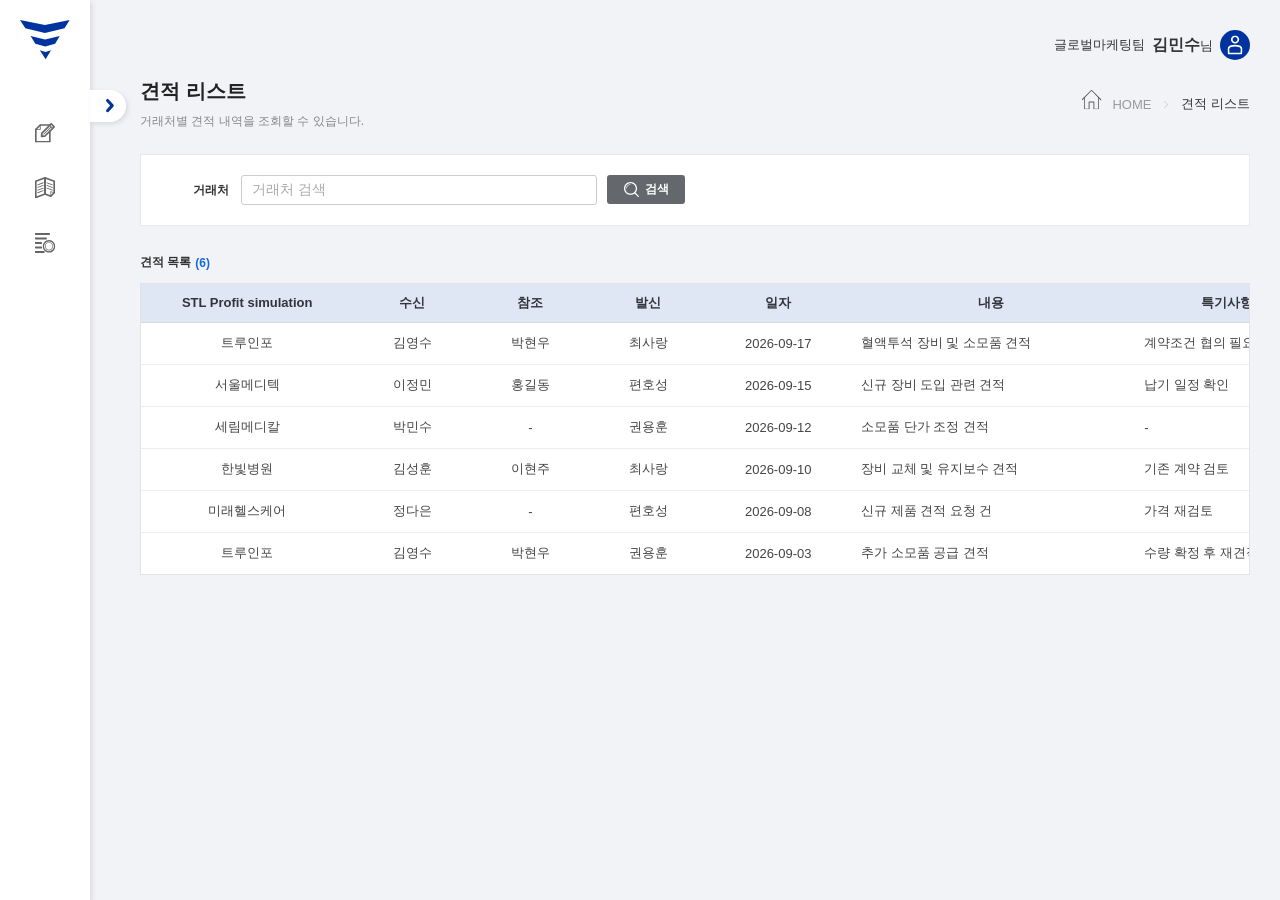
<file: fmc14.html>
<!DOCTYPE html>
<html lang="ko">
<head>
<meta charset="UTF-8">
<meta name="viewport" content="width=device-width, initial-scale=1.0">
<title>견적 리스트</title>

<style>
*{box-sizing:border-box}
html,body{margin:0;padding:0}
body{font-family:"Malgun Gothic","맑은 고딕",Arial,sans-serif;font-size:13px;color:#333;background:#f5f6f9}
button,input{font-family:inherit}
.page{width:100%;min-height:100vh;padding:30px 36px}
.page-title{margin-bottom:26px}
.page-title h2{margin:0 0 8px;font-size:20px;font-weight:700;color:#222}
.page-title p{margin:0;font-size:12px;color:#888}

/* 검색 영역 */
.search-panel{margin-bottom:28px;padding:20px 24px;background:#fff;border:1px solid #e6e8ec}
.search-row{display:flex;align-items:center;gap:15px;flex-wrap:wrap}
.search-item{display:flex;align-items:center;gap:12px;min-width:0}
.search-item.customer{width:520px}
.search-label{flex:0 0 64px;margin:0;color:#333;font-size:12px;font-weight:700;white-space:nowrap;text-align:right}
.customer-search-wrap{display:flex;flex:1;min-width:0}

input[type="text"]{
    width:100%;
    height:34px;
    padding:0 10px;
    border:1px solid #d5d9df;
    border-radius:3px;
    background:#fff;
    color:#444;
    font-size:12px;
    outline:none
}

input[type="text"]:focus{border-color:#367bd8}

.search-button{
    flex:0 0 78px;
    height:29px;
    margin-left:10px;
    padding:0 12px;
    border:0;
    border-radius:3px;
    background:#64676c;
    color:#fff;
    display:flex;
    align-items:center;
    justify-content:center;
    gap:6px;
    cursor:pointer;
    font-size:12px;
    font-weight:600;
    white-space:nowrap
}

.search-button img{display:block;width:15px;height:15px;object-fit:contain}
.search-button:hover{background:#484b50}

/* 리스트 */
.result-header{display:flex;align-items:center;margin-bottom:12px;font-size:12px;font-weight:700}
.result-count{margin-left:4px;color:#1769e0}
.grid-wrap{overflow-x:auto;border:1px solid #e1e3e7;background:#fff}

table{
    width:100%;
    min-width:1180px;
    border-collapse:collapse;
    table-layout:fixed
}

thead th{
    height:38px;
    padding:0 10px;
    background:#dfe7f5;
    color:#30343b;
    font-size:13px;
    font-weight:700;
    text-align:center;
    border-bottom:1px solid #d7dce4
}

tbody td{
    height:42px;
    padding:0 12px;
    border-bottom:1px solid #eceef1;
    color:#444;
    font-size:13px;
    text-align:center;
    white-space:nowrap;
    overflow:hidden;
    text-overflow:ellipsis
}

tbody tr:hover{background:#f3f3f3}
tbody tr:last-child td{border-bottom:0}
.content-cell,.note-cell{text-align:left}
.no-data{height:100px!important;color:#999!important;text-align:center!important}

@media (max-width:800px){
    .page{padding:20px}
    .search-item.customer{width:100%}
    .search-label{flex-basis:64px;text-align:left}
}
</style>
    <link rel="stylesheet" href="css/base.css">
    <link rel="stylesheet" href="css/components.css">
    <link rel="stylesheet" href="css/layout.css">
    <link rel="stylesheet" href="common.css">
    <script src="common-layout.js" defer></script>
</head>

<body>

<div class="page">

    <div class="page-title">
        <h2>견적 리스트</h2>
        <p>거래처별 견적 내역을 조회할 수 있습니다.</p>
    </div>

    <div class="search-panel">
        <div class="search-row">

            <div class="search-item customer">
                <div class="search-label">거래처</div>

                <div class="customer-search-wrap">
                    <input
                        type="text"
                        id="customerFilter"
                        placeholder="거래처 검색"
                    >

                    <button
                        type="button"
                        class="search-button"
                        id="customerSearchBtn"
                        title="검색"
                    >
                        <img src="/images/common/ico_search_white.svg" alt="">
                        <span>검색</span>
                    </button>
                </div>
            </div>
        </div>
    </div>

    <div class="result-header">
        견적 목록
        <span class="result-count" id="resultCount">(0)</span>
    </div>

    <div class="grid-wrap">
        <table>

            <colgroup>
                <col style="width:18%">
                <col style="width:10%">
                <col style="width:10%">
                <col style="width:10%">
                <col style="width:12%">
                <col style="width:24%">
                <col style="width:16%">
            </colgroup>

            <thead>
            <tr>
                <th>STL Profit simulation</th>
                <th>수신</th>
                <th>참조</th>
                <th>발신</th>
                <th>일자</th>
                <th>내용</th>
                <th>특기사항</th>
            </tr>
            </thead>

            <tbody id="estimateTableBody"></tbody>

        </table>
    </div>

</div>

<script>
const estimateData = [
    {
        id:1,
        customer:"트루인포",
        to:"김영수",
        cc:"박현우",
        from:"최사랑",
        date:"2026-09-17",
        content:"혈액투석 장비 및 소모품 견적",
        note:"계약조건 협의 필요"
    },
    {
        id:2,
        customer:"서울메디텍",
        to:"이정민",
        cc:"홍길동",
        from:"편호성",
        date:"2026-09-15",
        content:"신규 장비 도입 관련 견적",
        note:"납기 일정 확인"
    },
    {
        id:3,
        customer:"세림메디칼",
        to:"박민수",
        cc:"",
        from:"권용훈",
        date:"2026-09-12",
        content:"소모품 단가 조정 견적",
        note:""
    },
    {
        id:4,
        customer:"한빛병원",
        to:"김성훈",
        cc:"이현주",
        from:"최사랑",
        date:"2026-09-10",
        content:"장비 교체 및 유지보수 견적",
        note:"기존 계약 검토"
    },
    {
        id:5,
        customer:"미래헬스케어",
        to:"정다은",
        cc:"",
        from:"편호성",
        date:"2026-09-08",
        content:"신규 제품 견적 요청 건",
        note:"가격 재검토"
    },
    {
        id:6,
        customer:"트루인포",
        to:"김영수",
        cc:"박현우",
        from:"권용훈",
        date:"2026-09-03",
        content:"추가 소모품 공급 견적",
        note:"수량 확정 후 재견적"
    }
];

const tableBody = document.getElementById("estimateTableBody");
const resultCount = document.getElementById("resultCount");
const customerFilter = document.getElementById("customerFilter");

function renderTable(){
    const keyword = customerFilter.value.trim().toLowerCase();

    const filtered = estimateData.filter(item =>
        keyword === "" || item.customer.toLowerCase().includes(keyword)
    );

    resultCount.textContent = `(${filtered.length})`;
    tableBody.innerHTML = "";

    if(filtered.length === 0){
        tableBody.innerHTML = `
            <tr>
                <td colspan="7" class="no-data">조회된 견적 내역이 없습니다.</td>
            </tr>
        `;
        return;
    }

    filtered.forEach(item => {
        const tr = document.createElement("tr");

        tr.style.cursor = "pointer";

        tr.innerHTML = `
            <td>${item.customer}</td>
            <td>${item.to || "-"}</td>
            <td>${item.cc || "-"}</td>
            <td>${item.from || "-"}</td>
            <td>${item.date}</td>
            <td class="content-cell" title="${item.content}">${item.content}</td>
            <td class="note-cell" title="${item.note || ""}">${item.note || "-"}</td>
        `;

        tr.addEventListener("click", function(){
            openEstimate(item);
        });

        tableBody.appendChild(tr);
    });
}

document.getElementById("customerSearchBtn").addEventListener("click", renderTable);

customerFilter.addEventListener("keydown", function(e){
    if(e.key === "Enter"){
        renderTable();
    }
});

renderTable();

function openEstimate(item){
    sessionStorage.setItem(
        "selectedEstimate",
        JSON.stringify(item)
    );

    sessionStorage.removeItem("selectedSimulation");

    const template = item.template || "5008";

    location.href =
        `estimate-detail.html?id=${encodeURIComponent(item.id)}&template=${encodeURIComponent(template)}`;
}
</script>

</body>
</html>
</file>
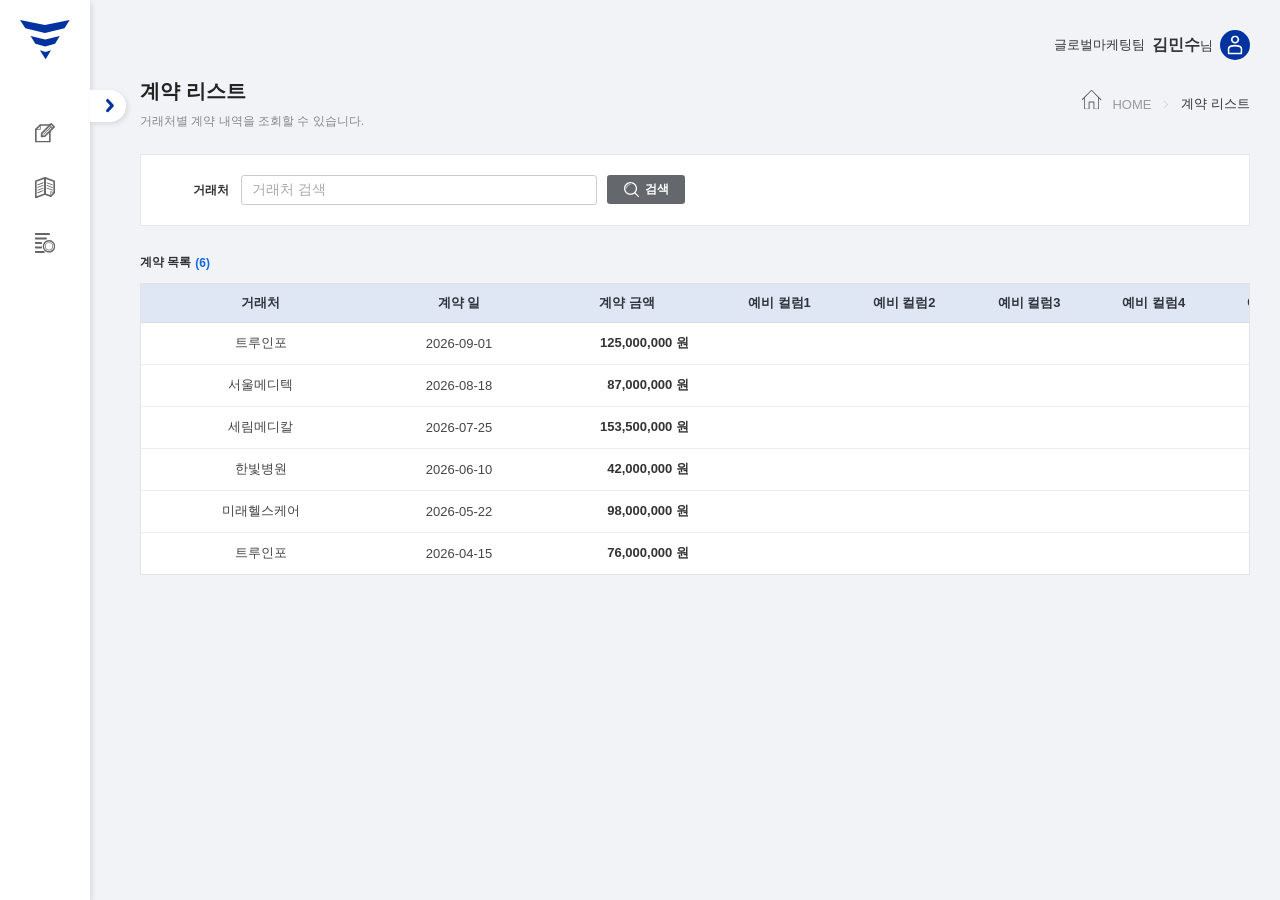
<file: fmc15.html>
<!DOCTYPE html>
<html lang="ko">
<head>
<meta charset="UTF-8">
<meta name="viewport" content="width=device-width, initial-scale=1.0">
<title>계약 리스트</title>
<style>
*{box-sizing:border-box}
html,body{margin:0;padding:0}
body{font-family:"Malgun Gothic","맑은 고딕",Arial,sans-serif;font-size:13px;color:#333;background:#f5f6f9}
button,input{font-family:inherit}
.page{width:100%;min-height:100vh;padding:30px 36px}
.page-title{margin-bottom:26px}
.page-title h2{margin:0 0 8px;font-size:20px;font-weight:700;color:#222}
.page-title p{margin:0;font-size:12px;color:#888}
.search-panel{margin-bottom:28px;padding:20px 24px;background:#fff;border:1px solid #e6e8ec}
.search-row{display:flex;align-items:center;gap:15px;flex-wrap:wrap}
.search-item{display:flex;align-items:center;gap:12px;min-width:0}
.search-item.customer{width:520px}
.search-label{flex:0 0 64px;margin:0;color:#333;font-size:12px;font-weight:700;white-space:nowrap;text-align:right}
.customer-search-wrap{display:flex;flex:1;min-width:0}
input[type="text"]{width:100%;height:34px;padding:0 10px;border:1px solid #d5d9df;border-radius:3px;background:#fff;color:#444;font-size:12px;outline:none}
input[type="text"]:focus{border-color:#367bd8}
.search-button{flex:0 0 78px;height:29px;margin-left:10px;padding:0 12px;border:0;border-radius:3px;background:#64676c;color:#fff;display:flex;align-items:center;justify-content:center;gap:6px;cursor:pointer;font-size:12px;font-weight:600;white-space:nowrap}
.search-button img{display:block;width:15px;height:15px;object-fit:contain}
.search-button:hover{background:#484b50}
.result-header{display:flex;align-items:center;margin-bottom:12px;font-size:12px;font-weight:700}
.result-count{margin-left:4px;color:#1769e0}
.grid-wrap{overflow-x:auto;border:1px solid #e1e3e7;background:#fff}
table{width:100%;min-width:1200px;border-collapse:collapse;table-layout:fixed}
thead th{height:38px;padding:0 10px;background:#dfe7f5;color:#30343b;font-size:13px;font-weight:700;text-align:center;border-bottom:1px solid #d7dce4}
tbody td{height:42px;padding:0 12px;border-bottom:1px solid #eceef1;color:#444;font-size:13px;text-align:center;white-space:nowrap;overflow:hidden;text-overflow:ellipsis}
tbody tr:hover{background:#f3f3f3}
tbody tr:last-child td{border-bottom:0}
.amount-cell{text-align:right;padding-right:28px;font-weight:600;color:#333}
.no-data{height:100px!important;color:#999!important;text-align:center!important}
@media (max-width:800px){
.page{padding:20px}
.search-item.customer{width:100%}
.search-label{flex-basis:64px;text-align:left}
table{min-width:1200px}
}
</style>
    <link rel="stylesheet" href="css/base.css">
    <link rel="stylesheet" href="css/components.css">
    <link rel="stylesheet" href="css/layout.css">
    <link rel="stylesheet" href="common.css">
    <script src="common-layout.js" defer></script>
</head>
<body>
<div class="page">
    <div class="page-title">
        <h2>계약 리스트</h2>
        <p>거래처별 계약 내역을 조회할 수 있습니다.</p>
    </div>

    <div class="search-panel">
        <div class="search-row">
            <div class="search-item customer">
                <div class="search-label">거래처</div>
                <div class="customer-search-wrap">
                    <input type="text" id="customerFilter" placeholder="거래처 검색">
                    <button type="button" class="search-button" id="customerSearchBtn" title="검색">
                        <img src="/images/common/ico_search_white.svg" alt="">
                        <span>검색</span>
                    </button>
                </div>
            </div>
        </div>
    </div>

    <div class="result-header">
        계약 목록
        <span class="result-count" id="resultCount">(0)</span>
    </div>

    <div class="grid-wrap">
        <table>
            <colgroup>
                <col style="width:20%">
                <col style="width:13%">
                <col style="width:15%">
                <col style="width:10.4%">
                <col style="width:10.4%">
                <col style="width:10.4%">
                <col style="width:10.4%">
                <col style="width:10.4%">
            </colgroup>
            <thead>
                <tr>
                    <th>거래처</th>
                    <th>계약 일</th>
                    <th>계약 금액</th>
                    <th>예비 컬럼1</th>
                    <th>예비 컬럼2</th>
                    <th>예비 컬럼3</th>
                    <th>예비 컬럼4</th>
                    <th>예비 컬럼5</th>
                </tr>
            </thead>
            <tbody id="contractTableBody"></tbody>
        </table>
    </div>
</div>

<script>
const contractData = [
    {
        id:1,
        customer:"트루인포",
        contractDate:"2026-09-01",
        contractAmount:125000000,
        reserve1:"",
        reserve2:"",
        reserve3:"",
        reserve4:"",
        reserve5:""
    },
    {
        id:2,
        customer:"서울메디텍",
        contractDate:"2026-08-18",
        contractAmount:87000000,
        reserve1:"",
        reserve2:"",
        reserve3:"",
        reserve4:"",
        reserve5:""
    },
    {
        id:3,
        customer:"세림메디칼",
        contractDate:"2026-07-25",
        contractAmount:153500000,
        reserve1:"",
        reserve2:"",
        reserve3:"",
        reserve4:"",
        reserve5:""
    },
    {
        id:4,
        customer:"한빛병원",
        contractDate:"2026-06-10",
        contractAmount:42000000,
        reserve1:"",
        reserve2:"",
        reserve3:"",
        reserve4:"",
        reserve5:""
    },
    {
        id:5,
        customer:"미래헬스케어",
        contractDate:"2026-05-22",
        contractAmount:98000000,
        reserve1:"",
        reserve2:"",
        reserve3:"",
        reserve4:"",
        reserve5:""
    },
    {
        id:6,
        customer:"트루인포",
        contractDate:"2026-04-15",
        contractAmount:76000000,
        reserve1:"",
        reserve2:"",
        reserve3:"",
        reserve4:"",
        reserve5:""
    }
];

const tableBody = document.getElementById("contractTableBody");
const resultCount = document.getElementById("resultCount");
const customerFilter = document.getElementById("customerFilter");

function formatAmount(value){
    return Number(value).toLocaleString("ko-KR") + " 원";
}

function renderTable(){
    const keyword = customerFilter.value.trim().toLowerCase();

    const filtered = contractData.filter(item =>
        keyword === "" || item.customer.toLowerCase().includes(keyword)
    );

    resultCount.textContent = `(${filtered.length})`;
    tableBody.innerHTML = "";

    if(filtered.length === 0){
        tableBody.innerHTML = `
            <tr>
                <td colspan="8" class="no-data">조회된 계약 내역이 없습니다.</td>
            </tr>
        `;
        return;
    }

    filtered.forEach(item => {
        const tr = document.createElement("tr");
        tr.innerHTML = `
            <td>${item.customer}</td>
            <td>${item.contractDate}</td>
            <td class="amount-cell">${formatAmount(item.contractAmount)}</td>
            <td>${item.reserve1 || ""}</td>
            <td>${item.reserve2 || ""}</td>
            <td>${item.reserve3 || ""}</td>
            <td>${item.reserve4 || ""}</td>
            <td>${item.reserve5 || ""}</td>
        `;
        tableBody.appendChild(tr);
    });
}

document.getElementById("customerSearchBtn").addEventListener("click", renderTable);

customerFilter.addEventListener("keydown", function(e){
    if(e.key === "Enter") renderTable();
});

renderTable();
</script>
</body>
</html>
</file>
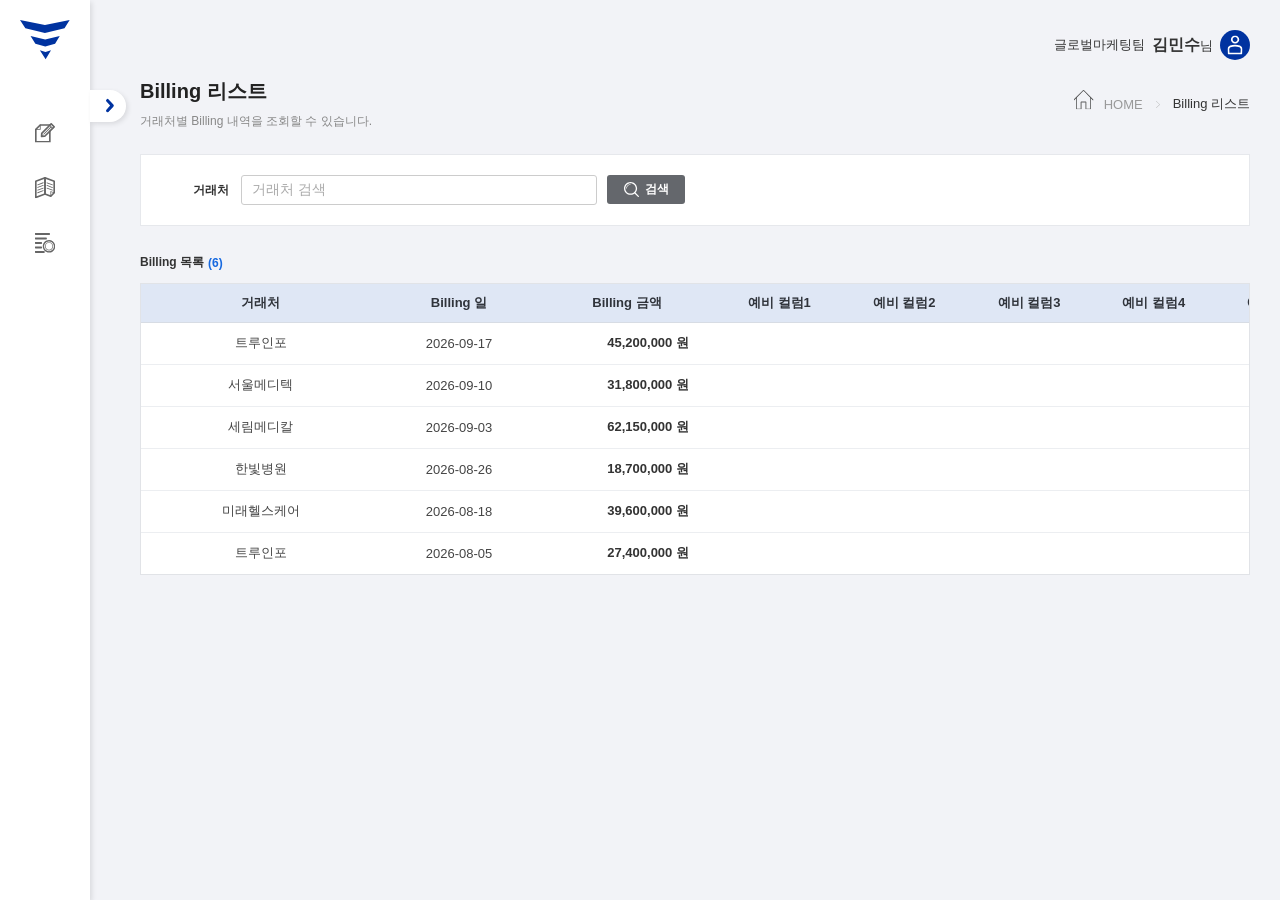
<file: fmc16.html>
<!DOCTYPE html>
<html lang="ko">
<head>
<meta charset="UTF-8">
<meta name="viewport" content="width=device-width, initial-scale=1.0">
<title>Billing 리스트</title>

<style>
*{box-sizing:border-box}
html,body{margin:0;padding:0}
body{font-family:"Malgun Gothic","맑은 고딕",Arial,sans-serif;font-size:13px;color:#333;background:#f5f6f9}
button,input{font-family:inherit}
.page{width:100%;min-height:100vh;padding:30px 36px}
.page-title{margin-bottom:26px}
.page-title h2{margin:0 0 8px;font-size:20px;font-weight:700;color:#222}
.page-title p{margin:0;font-size:12px;color:#888}

/* 검색 영역 */
.search-panel{margin-bottom:28px;padding:20px 24px;background:#fff;border:1px solid #e6e8ec}
.search-row{display:flex;align-items:center;gap:15px;flex-wrap:wrap}
.search-item{display:flex;align-items:center;gap:12px;min-width:0}
.search-item.customer{width:520px}
.search-label{flex:0 0 64px;margin:0;color:#333;font-size:12px;font-weight:700;white-space:nowrap;text-align:right}
.customer-search-wrap{display:flex;flex:1;min-width:0}

input[type="text"]{
    width:100%;
    height:34px;
    padding:0 10px;
    border:1px solid #d5d9df;
    border-radius:3px;
    background:#fff;
    color:#444;
    font-size:12px;
    outline:none
}

input[type="text"]:focus{border-color:#367bd8}

.search-button{
    flex:0 0 78px;
    height:29px;
    margin-left:10px;
    padding:0 12px;
    border:0;
    border-radius:3px;
    background:#64676c;
    color:#fff;
    display:flex;
    align-items:center;
    justify-content:center;
    gap:6px;
    cursor:pointer;
    font-size:12px;
    font-weight:600;
    white-space:nowrap
}

.search-button img{display:block;width:15px;height:15px;object-fit:contain}
.search-button:hover{background:#484b50}

/* 리스트 */
.result-header{display:flex;align-items:center;margin-bottom:12px;font-size:12px;font-weight:700}
.result-count{margin-left:4px;color:#1769e0}
.grid-wrap{overflow-x:auto;border:1px solid #e1e3e7;background:#fff}

table{
    width:100%;
    min-width:1200px;
    border-collapse:collapse;
    table-layout:fixed
}

thead th{
    height:38px;
    padding:0 10px;
    background:#dfe7f5;
    color:#30343b;
    font-size:13px;
    font-weight:700;
    text-align:center;
    border-bottom:1px solid #d7dce4
}

tbody td{
    height:42px;
    padding:0 12px;
    border-bottom:1px solid #eceef1;
    color:#444;
    font-size:13px;
    text-align:center;
    white-space:nowrap;
    overflow:hidden;
    text-overflow:ellipsis
}

tbody tr:hover{background:#f3f3f3}
tbody tr:last-child td{border-bottom:0}
.amount-cell{text-align:right;padding-right:28px;font-weight:600;color:#333}
.no-data{height:100px!important;color:#999!important;text-align:center!important}

@media (max-width:800px){
    .page{padding:20px}
    .search-item.customer{width:100%}
    .search-label{flex-basis:64px;text-align:left}
    table{min-width:1200px}
}
</style>
    <link rel="stylesheet" href="css/base.css">
    <link rel="stylesheet" href="css/components.css">
    <link rel="stylesheet" href="css/layout.css">
    <link rel="stylesheet" href="common.css">
    <script src="common-layout.js" defer></script>
</head>

<body>

<div class="page">

    <div class="page-title">
        <h2>Billing 리스트</h2>
        <p>거래처별 Billing 내역을 조회할 수 있습니다.</p>
    </div>

    <div class="search-panel">
        <div class="search-row">

            <div class="search-item customer">
                <div class="search-label">거래처</div>

                <div class="customer-search-wrap">
                    <input
                        type="text"
                        id="customerFilter"
                        placeholder="거래처 검색"
                    >

                    <button
                        type="button"
                        class="search-button"
                        id="customerSearchBtn"
                        title="검색"
                    >
                        <img src="/images/common/ico_search_white.svg" alt="">
                        <span>검색</span>
                    </button>
                </div>
            </div>

        </div>
    </div>

    <div class="result-header">
        Billing 목록
        <span class="result-count" id="resultCount">(0)</span>
    </div>

    <div class="grid-wrap">
        <table>

            <colgroup>
                <col style="width:20%">
                <col style="width:13%">
                <col style="width:15%">
                <col style="width:10.4%">
                <col style="width:10.4%">
                <col style="width:10.4%">
                <col style="width:10.4%">
                <col style="width:10.4%">
            </colgroup>

            <thead>
            <tr>
                <th>거래처</th>
                <th>Billing 일</th>
                <th>Billing 금액</th>
                <th>예비 컬럼1</th>
                <th>예비 컬럼2</th>
                <th>예비 컬럼3</th>
                <th>예비 컬럼4</th>
                <th>예비 컬럼5</th>
            </tr>
            </thead>

            <tbody id="billingTableBody"></tbody>

        </table>
    </div>

</div>

<script>
const billingData = [
    {
        id:1,
        customer:"트루인포",
        billingDate:"2026-09-17",
        billingAmount:45200000,
        reserve1:"",
        reserve2:"",
        reserve3:"",
        reserve4:"",
        reserve5:""
    },
    {
        id:2,
        customer:"서울메디텍",
        billingDate:"2026-09-10",
        billingAmount:31800000,
        reserve1:"",
        reserve2:"",
        reserve3:"",
        reserve4:"",
        reserve5:""
    },
    {
        id:3,
        customer:"세림메디칼",
        billingDate:"2026-09-03",
        billingAmount:62150000,
        reserve1:"",
        reserve2:"",
        reserve3:"",
        reserve4:"",
        reserve5:""
    },
    {
        id:4,
        customer:"한빛병원",
        billingDate:"2026-08-26",
        billingAmount:18700000,
        reserve1:"",
        reserve2:"",
        reserve3:"",
        reserve4:"",
        reserve5:""
    },
    {
        id:5,
        customer:"미래헬스케어",
        billingDate:"2026-08-18",
        billingAmount:39600000,
        reserve1:"",
        reserve2:"",
        reserve3:"",
        reserve4:"",
        reserve5:""
    },
    {
        id:6,
        customer:"트루인포",
        billingDate:"2026-08-05",
        billingAmount:27400000,
        reserve1:"",
        reserve2:"",
        reserve3:"",
        reserve4:"",
        reserve5:""
    }
];

const tableBody = document.getElementById("billingTableBody");
const resultCount = document.getElementById("resultCount");
const customerFilter = document.getElementById("customerFilter");

function formatAmount(value){
    return Number(value).toLocaleString("ko-KR") + " 원";
}

function renderTable(){
    const keyword = customerFilter.value.trim().toLowerCase();

    const filtered = billingData.filter(item =>
        keyword === "" || item.customer.toLowerCase().includes(keyword)
    );

    resultCount.textContent = `(${filtered.length})`;
    tableBody.innerHTML = "";

    if(filtered.length === 0){
        tableBody.innerHTML = `
            <tr>
                <td colspan="8" class="no-data">
                    조회된 Billing 내역이 없습니다.
                </td>
            </tr>
        `;
        return;
    }

    filtered.forEach(item => {
        const tr = document.createElement("tr");

        tr.innerHTML = `
            <td>${item.customer}</td>
            <td>${item.billingDate}</td>
            <td class="amount-cell">${formatAmount(item.billingAmount)}</td>
            <td>${item.reserve1 || ""}</td>
            <td>${item.reserve2 || ""}</td>
            <td>${item.reserve3 || ""}</td>
            <td>${item.reserve4 || ""}</td>
            <td>${item.reserve5 || ""}</td>
        `;

        tableBody.appendChild(tr);
    });
}

document.getElementById("customerSearchBtn").addEventListener("click", renderTable);

customerFilter.addEventListener("keydown", function(e){
    if(e.key === "Enter"){
        renderTable();
    }
});

renderTable();
</script>

</body>
</html>
</file>
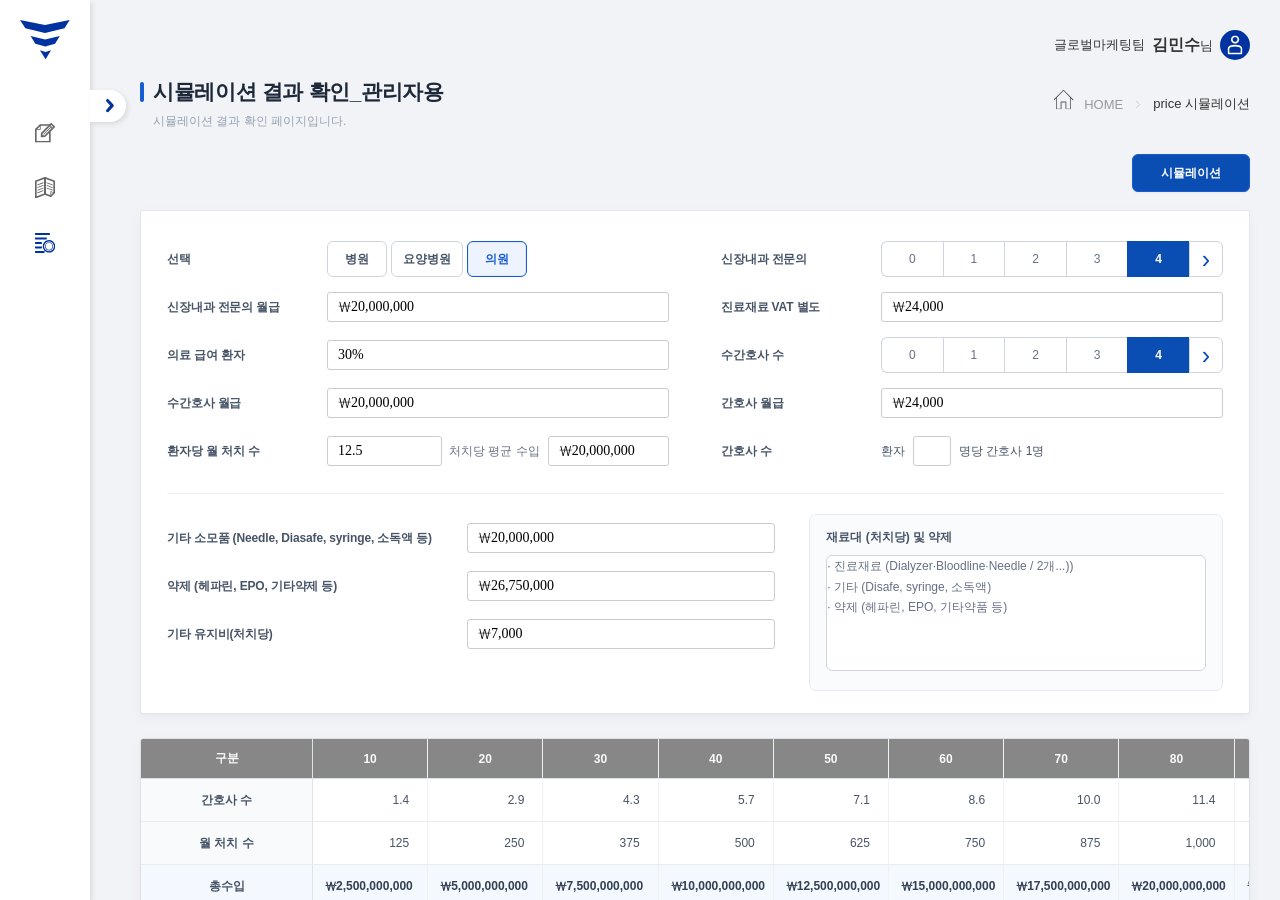
<file: fmc25.html>
<!DOCTYPE html>
<html lang="ko">
<head>
<meta charset="UTF-8">
<meta name="viewport" content="width=device-width, initial-scale=1.0">
<title>시뮬레이션 결과 확인_관리자용</title>


<style>
:root{
    --primary:#175cd3;
    --primary-dark:#1249a6;
    --primary-soft:#eef4ff;
    --primary-line:#c9daf8;

    --text:#252a34;
    --text-sub:#667085;
    --text-muted:#98a2b3;

    --bg:#f4f6f9;
    --panel:#ffffff;
    --line:#e4e7ec;
    --line-strong:#d0d5dd;

    --success-soft:#edf7f2;
    --warning-soft:#fff6ed;
    --danger-soft:#fff1f1;

    --radius:8px;
    --shadow:0 1px 2px rgba(16,24,40,.04), 0 4px 14px rgba(16,24,40,.035);
}

*{box-sizing:border-box}

html,body{
    margin:0;
    padding:0;
}

body{
    font-family:"Malgun Gothic","맑은 고딕",Arial,sans-serif;
    font-size:13px;
    color:var(--text);
    background:var(--bg);
}

button,input,select,textarea{
    font-family:inherit;
}

button{
    -webkit-tap-highlight-color:transparent;
}

.page{
    width:100%;
    min-height:100vh;
    padding:28px 34px 36px;
}

/* =========================================================
   제목 / 상단 버튼
========================================================= */
.page-header{
    display:flex;
    align-items:center;
    justify-content:right;
    gap:24px;
    margin-bottom:18px;
}

.page-title{
    min-width:0;
}

.page-title h2{
    position:relative;
    margin:0 0 7px;
    padding-left:13px;
    font-size:21px;
    line-height:1.35;
    font-weight:700;
    color:#1d2939;
    letter-spacing:-.35px;
}

.page-title h2::before{
    content:"";
    position:absolute;
    left:0;
    top:4px;
    width:4px;
    height:20px;
    border-radius:3px;
    background:var(--primary);
}

.page-title p{
    margin:0;
    padding-left:13px;
    font-size:12px;
    color:var(--text-muted);
}

.simulation-btn{
    min-width:118px;
    height:38px;
    padding:0 20px;
    border:1px solid var(--primary);
    border-radius:6px;
    background:#0b4eb3;
    color:#fff;
    font-size:12px;
    font-weight:700;
    cursor:pointer;
    box-shadow:0 1px 2px rgba(16,24,40,.05);
    transition:background .15s ease,border-color .15s ease,box-shadow .15s ease,transform .05s ease;
}

.simulation-btn:hover{
    background:var(--primary-dark);
    border-color:var(--primary-dark);
    box-shadow:0 3px 8px rgba(23,92,211,.18);
}

.simulation-btn:active{
    transform:translateY(1px);
}

/* =========================================================
   조건 영역
========================================================= */
.config-wrap{
    position:relative;
    margin-bottom:24px;
    padding:24px 26px 22px;
    border:1px solid var(--line);
    border-radius:var(--radius);
    background:var(--panel);
    box-shadow:var(--shadow);
}

.config-grid{
    display:grid;
    grid-template-columns:minmax(0,1fr) minmax(0,1fr);
    gap:0 52px;
}

.config-column{
    min-width:0;
}

.form-row{
    display:grid;
    grid-template-columns:160px minmax(0,1fr);
    align-items:center;
    min-height:48px;
}

.form-label{
    padding-right:18px;
    color:#475467;
    font-size:12px;
    font-weight:700;
    text-align:left;
    white-space:nowrap;
    letter-spacing:-.15px;
}

.form-control{
    min-width:0;
    display:flex;
    align-items:center;
    gap:8px;
}

input[type="text"],
input[type="number"],
select{
    width:100%;
    height:36px;
    padding:0 11px;
    border:1px solid var(--line-strong);
    border-radius:6px;
    background:#fff;
    color:#344054;
    font-size:12px;
    outline:none;
    transition:border-color .15s ease,box-shadow .15s ease,background .15s ease;
}

input[type="text"]:hover,
input[type="number"]:hover,
select:hover,
textarea:hover{
    border-color:#b7bec8;
}

input:focus,
select:focus,
textarea:focus{
    border-color:#84adf5;
    box-shadow:0 0 0 3px rgba(23,92,211,.10);
}

input[readonly],
textarea[readonly]{
    background:#f9fafb;
    color:#667085;
}

/* 선택 버튼 */
.segmented{
    flex:1;
    min-width:0;
    height:36px;
    gap:5px;
    border:0;
    background:transparent;
    overflow:visible;
}

.segmented button{
    flex:1;
    min-width:60px;
    height:36px;
    padding:0 11px;
    border:1px solid var(--line-strong);
    border-radius:6px;
    background:#fff;
    color:#475467;
    font-size:12px;
    font-weight:600;
    cursor:pointer;
    transition:all .15s ease;
}

.segmented button:hover{
    border-color:#84adf5;
    color:var(--primary);
    background:#f8fbff;
}

.segmented button.active{
    border:1px solid var(--primary);
    background:var(--primary-soft);
    color:var(--primary);
    font-weight:700;
    box-shadow:inset 0 0 0 1px rgba(23,92,211,.08);
}

/* 하단 비용/설명 영역 */
.sub-config{
    display:grid;
    grid-template-columns:1.25fr .85fr;
    gap:34px;
    margin-top:18px;
    padding-top:20px;
    border-top:1px solid #eef0f3;
}

.cost-box{
    min-width:0;
}

.cost-row{
    display:grid;
    grid-template-columns:300px minmax(0,1fr);
    align-items:center;
    min-height:48px;
}

.note-box{
    min-width:0;
    padding:14px 16px 16px;
    border:1px solid #e7ebf0;
    border-radius:7px;
    background:#fafbfc;
}

.note-title{
    margin-bottom:9px;
    color:#475467;
    font-size:12px;
    font-weight:700;
}

textarea{
    width:100%;
    min-height:116px;
    resize:none;
    padding:10px 12px;
    border:1px solid var(--line-strong);
    border-radius:6px;
    background:#fff;
    color:#667085;
    font-size:12px;
    line-height:1.7;
    outline:none;
}

/* =========================================================
   결과 영역
========================================================= */
.result-header{
    display:flex;
    align-items:flex-end;
    justify-content:space-between;
    gap:16px;
    margin-bottom:10px;
}

.result-title{
    position:relative;
    padding-left:10px;
    color:#344054;
    font-size:13px;
    font-weight:700;
}

.result-title::before{
    content:"";
    position:absolute;
    left:0;
    top:2px;
    width:3px;
    height:14px;
    border-radius:2px;
    background:var(--primary);
}

.result-guide{
    color:#98a2b3;
    font-size:11px;
}

.table-wrap{
    width:100%;
    max-height:580px;
    overflow:auto;
    border:1px solid #dfe3e8;
    border-radius:var(--radius);
    background:#fff;
    box-shadow:var(--shadow);
}

.result-table{
    width:100%;
    min-width:1900px;
    border-collapse:separate;
    border-spacing:0;
    table-layout:fixed;
}

.result-table th,
.result-table td{
    height:43px;
    padding:0 12px;
    border-right:1px solid #f0f1f3;
    border-bottom:1px solid #eaecf0;
    font-size:12px;
    text-align:center;
    white-space:nowrap;
}

.result-table th:last-child,
.result-table td:last-child{
    border-right:0;
}

.result-table tbody tr:last-child td{
    border-bottom:0;
}

.result-table thead th{
    position:sticky;
    top:0;
    z-index:3;
    height:40px;
    background:#878787;
    color:#f9f9fa;
    font-size:12px;
    font-weight:700;
    border-bottom:1px solid #d8e1ee;
}

.result-table tbody td{
    background:#fff;
    color:#475467;
}

.result-table tbody tr:hover td{
    background:#f8fafc;
}

/* 첫 번째 구분 열 고정 */
.result-table th:first-child,
.result-table td:first-child{
    position:sticky;
    left:0;
    z-index:2;
    width:172px;
    min-width:172px;
    max-width:172px;
    font-weight:700;
    border-right:1px solid #dfe3e8;
}

.result-table thead th:first-child{
    z-index:4;
    background:#878787;
    color:#f9f9fa;
}

.result-table tbody td:first-child{
    background:#f8fafc;
    color:#475467;
    font-weight: 900;
}

/* 행 의미 강조 */
.result-table tbody tr.group-blue td:first-child{
    background:#edf4ff;
    color:#175cd3;
}
.result-table tbody tr.group-peach td:first-child{
    background:#fff6ed;
}

.result-table tbody tr.group-black td:first-child{
    background:#475467;
    color:#fff;
}

.result-table tbody tr.total-blue td{
    background:#f4f8ff;
    font-weight:700;
}

.result-table tbody tr.group-peach td:not(:first-child){
    background:#fff6f6;
}

.result-table tbody tr.total-red td{
    background:#fff6f6;
    font-weight:700;
}

.result-table tbody tr.total-red td:not(:first-child){
    color:#c43232;
}

.number-cell{
    text-align:right !important;
    padding-right:18px !important;
    font-variant-numeric:tabular-nums;
}

/* 스크롤바 */
.table-wrap::-webkit-scrollbar{
    height:10px;
    width:10px;
}

.table-wrap::-webkit-scrollbar-thumb{
    background:#c7ccd4;
    border-radius:6px;
    border:2px solid #fff;
}

.table-wrap::-webkit-scrollbar-thumb:hover{
    background:#aeb5bf;
}

.table-wrap::-webkit-scrollbar-track{
    background:#f6f7f9;
}

/* =========================================================
   반응형
========================================================= */
@media(max-width:1100px){
    .config-grid{
        gap:0 30px;
    }

    .form-row{
        grid-template-columns:140px minmax(0,1fr);
    }

    .cost-row{
        grid-template-columns:240px minmax(0,1fr);
    }
}

@media(max-width:900px){
    .page{
        padding:20px;
    }

    .page-header{
        align-items:flex-start;
        flex-direction:column;
    }

    .simulation-btn{
        align-self:flex-end;
    }

    .config-grid{
        grid-template-columns:1fr;
        gap:0;
    }

    .sub-config{
        grid-template-columns:1fr;
    }

    .form-row{
        grid-template-columns:135px minmax(0,1fr);
    }

    .cost-row{
        grid-template-columns:210px minmax(0,1fr);
    }
}

.nurse-count-control{
    display:flex;
    align-items:center;
    gap:8px;
    width:100%;
    min-width:0;
    color:#475467;
    font-size:12px;
    white-space:nowrap;
}

.nurse-count-control .ratio-text{
    flex:0 0 auto;
}

.nurse-count-control .nurse-count-input{
    width:38px;
    text-align:center;
}

.nurse-count-control .unit-text{
    flex:0 0 auto;
}


/* 환자당 월 처치 수 / 처치당 평균 월 수입 2열 배치 */
.monthly-treatment-control{
    display:grid;
    grid-template-columns:minmax(0,1fr) minmax(0,1fr);
    gap:12px;
    width:100%;
    align-items:center;
}

.inline-field{
    display:flex;
    align-items:center;
    gap:8px;
    min-width:0;
    margin-left: -55px;
}

.inline-field .inline-label{
    flex:0 0 auto;
    color:#667085;
    font-size:12px;
    white-space:nowrap;
}

.inline-field input{
    min-width:0;
}





/* 월 손익 / 연간 손익 숫자 컬러 */
.result-table tbody tr.profit-row td:nth-child(2),
.result-table tbody tr.annual-profit-row td:nth-child(2),
.result-table tbody tr.profit-row td:nth-child(3),
.result-table tbody tr.annual-profit-row td:nth-child(3){
    color:#c43232 !important;
}

.result-table tbody tr.profit-row td:nth-child(n+4),
.result-table tbody tr.annual-profit-row td:nth-child(n+4){
    color:#175cd3 !important;
}

/* 총수입 / 총비용은 검정 계열 유지 */
.result-table tbody tr.total-blue:not(.profit-row) td:not(:first-child){
    color:#344054 !important;
}


/* 전문의 / 수간호사 수 숫자 선택 컨트롤 */
.number-selector{
    display:flex;
    align-items:center;
    width:100%;
    height:36px;
    min-width:0;
}

.number-selector-buttons{
    display:flex;
    flex:1;
    min-width:0;
    height:36px;
}

.number-selector-buttons button{
    flex:1 1 0;
    min-width:0;
    height:36px;
    padding:0;
    margin:0;
    border:1px solid var(--line-strong);
    border-right:0;
    border-radius:0;
    background:#fff;
    color:#667085;
    font-size:12px;
    font-weight:500;
    cursor:pointer;
    transition:background .15s ease,color .15s ease,border-color .15s ease;
}

.number-selector-buttons button:first-child{
    border-radius:6px 0 0 6px;
}

.number-selector-buttons button:hover{
    position:relative;
    z-index:1;
    border-color:#84adf5;
    color:var(--primary);
    background:#f8fbff;
}

.number-selector-buttons button.active{
    position:relative;
    z-index:2;
    border-color:#0b4eb3;
    background:#0b4eb3;
    color:#fff;
    font-weight:700;
}

.number-selector-nav{
    flex:0 0 34px;
    width:34px;
    height:36px;
    padding:0;
    border:1px solid var(--line-strong);
    border-radius:0 6px 6px 0;
    background:#fff;
    color:#0b4eb3;
    font-size:25px;
    line-height:30px;
    font-weight:400;
    cursor:pointer;
    transition:background .15s ease,border-color .15s ease,color .15s ease;
}

.number-selector-nav:hover{
    background:#f3f7ff;
    border-color:#84adf5;
}

.number-selector-nav.prev{
    border-radius:6px 0 0 6px;
    border-right:0;
}

.number-selector.page-2 .number-selector-buttons button:first-child{
    border-radius:0;
}

.number-selector.page-2 .number-selector-nav.next{
    display:none;
}

</style>

    <link rel="stylesheet" href="css/base.css">
    <link rel="stylesheet" href="css/components.css">
    <link rel="stylesheet" href="css/layout.css">
    <link rel="stylesheet" href="common.css">
    <script src="common-layout.js" defer></script>
</head>

<body>

<div class="page">

    <div class="page-header">
        <div class="page-title">
            <h2>시뮬레이션 결과 확인_관리자용</h2>
            <p>시뮬레이션 결과 확인 페이지입니다.</p>
        </div>

        <button type="button" class="simulation-btn" id="simulationBtn">
            시뮬레이션
        </button>
    </div>

    <div class="config-wrap">

        <div class="config-grid">

            <div class="config-column">

                <div class="form-row">
                    <div class="form-label">선택</div>
                    <div class="form-control">
                        <div class="segmented" id="typeSegment">
                            <button type="button">병원</button>
                            <button type="button">요양병원</button>
                            <button type="button" class="active">의원</button>
                        </div>
                        <!-- <select>
                            <option>기본</option>
                            <option>선택 1</option>
                            <option>선택 2</option>
                        </select> -->
                    </div>
                </div>

                <div class="form-row">
                    <div class="form-label">신장내과 전문의 월급</div>
                    <div class="form-control">
                        <input type="text" id="doctorSalary" value="₩20,000,000">
                    </div>
                </div>

                <div class="form-row">
                    <div class="form-label">의료 급여 환자</div>
                    <div class="form-control">
                        <input type="text" id="managementRate" value="30%">
                    </div>
                </div>

                <div class="form-row">
                    <div class="form-label">수간호사 월급</div>
                    <div class="form-control">
                        <input type="text" id="headNurseSalary" value="₩20,000,000">
                    </div>
                </div>

                <div class="form-row">
                    <div class="form-label">환자당 월 처치 수</div>
                    <div class="form-control">
                        <div class="monthly-treatment-control">
                            <input style="width: 115px;" type="text" id="monthlyVisits" value="12.5">
                            <div class="inline-field">
                                <span class="inline-label">처치당 평균 수입</span>
                                <input type="text" id="revenuePerTreatment" value="₩20,000,000">
                            </div>
                        </div>
                    </div>
                </div>

            </div>

            <div class="config-column">

                <div class="form-row">
                    <div class="form-label">신장내과 전문의</div>
                    <div class="form-control">
                        <div class="number-selector" id="doctorCountSelector" data-value="4">
                            <div class="number-selector-buttons"></div>
                            <button type="button" class="number-selector-nav next" aria-label="다음 숫자">›</button>
                        </div>
                    </div>
                </div>

                <div class="form-row">
                    <div class="form-label">진료재료 VAT 별도</div>
                    <div class="form-control">
                        <input type="text" id="vatPrice" value="₩24,000">
                    </div>
                </div>

                <div class="form-row">
                    <div class="form-label">수간호사 수</div>
                    <div class="form-control">
                        <div class="number-selector" id="headNurseCountSelector" data-value="4">
                            <div class="number-selector-buttons"></div>
                            <button type="button" class="number-selector-nav next" aria-label="다음 숫자">›</button>
                        </div>
                    </div>
                </div>

                <div class="form-row">
                    <div class="form-label">간호사 월급</div>
                    <div class="form-control">
                        <input type="text" id="nurseSalary" value="₩24,000">
                    </div>
                </div>

                <div class="form-row">
                    <div class="form-label">간호사 수</div>
                    <div class="form-control">
                        <div class="nurse-count-control">
                            <span class="ratio-text">환자</span>
                            <input type="text" id="nurseRatioCount" class="nurse-count-input" min="1" step="1">
                            <span class="unit-text">명당 간호사 1명</span>
                        </div>
                    </div>
                </div>

            </div>
        </div>

        <div class="sub-config">

            <div class="cost-box">

                <div class="cost-row">
                    <div class="form-label">기타 소모품 (Needle, Diasafe, syringe, 소독액 등)</div>
                    <div class="form-control">
                        <input type="text" id="consumableCost" value="₩20,000,000">
                    </div>
                </div>

                <div class="cost-row">
                    <div class="form-label">약제 (헤파린, EPO, 기타약제 등)</div>
                    <div class="form-control">
                        <input type="text" id="medicineCost" value="₩26,750,000">
                    </div>
                </div>

                <div class="cost-row">
                    <div class="form-label">기타 유지비(처치당)</div>
                    <div class="form-control">
                        <input type="text" id="maintenanceCost" value="₩7,000">
                    </div>
                </div>

            </div>

            <div class="note-box">
                <div class="note-title">재료대 (처치당) 및 약제</div>
                <textarea>· 진료재료 (Dialyzer·Bloodline·Needle / 2개...))
· 기타 (Disafe, syringe, 소독액)
· 약제 (헤파린, EPO, 기타약품 등)</textarea>
            </div>

        </div>
    </div>

    <div class="table-wrap">
        <table class="result-table">
            <thead>
                <tr id="resultHeader">
                    <th>구분</th>
                </tr>
            </thead>
            <tbody id="resultBody"></tbody>
        </table>
    </div>

</div>

<script>
const ranges = Array.from({length:15}, (_, i) => (i + 1) * 10);

const rowDefinitions = [
    { key:"nurses", label:"간호사 수", type:"decimal" },
    { key:"treatments", label:"월 처치 수", type:"integer" },
    { key:"revenue", label:"총수입", type:"money", className:"total-blue" },
    { key:"material", label:"월 재료비 및 약제", type:"money" },
    { key:"doctor", label:"인건비(전문의)", type:"money" },
    { key:"headNurse", label:"인건비(수간호사)", type:"money" },
    { key:"nurse", label:"인건비(간호사)", type:"money" },
    { key:"laborTotal", label:"인건비(Total)", type:"money", className:"group-peach" },
    { key:"maintenance", label:"월 기타 유지비", type:"money", className:"group-peach" },
    { key:"expense", label:"총수입", type:"money", className:"total-blue" },
    { key:"monthlyProfit", label:"월 손익", type:"money", className:"total-blue profit-row" },
    { key:"annualProfit", label:"연간 손익", type:"money", className:"group-black annual-profit-row" }
];

function parseMoney(value){
    const number = String(value).replace(/[^\d.-]/g, "");
    return Number(number) || 0;
}

function parseNumber(value){
    const number = String(value).replace(/[^\d.-]/g, "");
    return Number(number) || 0;
}

function formatMoney(value){
    const abs = Math.abs(Math.round(value)).toLocaleString("ko-KR");
    return value < 0 ? `-₩${abs}` : `₩${abs}`;
}

function calculate(patientCount){
    const monthlyVisits = parseNumber(document.getElementById("monthlyVisits").value) || 12.5;
    const revenuePerTreatment = parseMoney(document.getElementById("revenuePerTreatment").value) || 176000;
    const doctorSalary = parseMoney(document.getElementById("doctorSalary").value);
    const headNurseSalary = parseMoney(document.getElementById("headNurseSalary").value);
    const nurseSalary = parseMoney(document.getElementById("nurseSalary").value);
    const consumableCost = parseMoney(document.getElementById("consumableCost").value);
    const medicineCost = parseMoney(document.getElementById("medicineCost").value);
    const maintenanceCost = parseMoney(document.getElementById("maintenanceCost").value);

    const nursePatientRatio = Number(document.getElementById("nurseRatioCount").value) || 7;
    const nurses = patientCount / nursePatientRatio;
    const treatments = patientCount * monthlyVisits;

    const revenue = treatments * revenuePerTreatment;

    const material =
        (consumableCost + medicineCost) *
        (patientCount / 100);

    const doctor = doctorSalary;
    const headNurse = headNurseSalary;
    const nurse = nurses * nurseSalary;

    const laborTotal = doctor + headNurse + nurse;
    const maintenance = treatments * maintenanceCost;
    const expense = material + laborTotal + maintenance;

    const monthlyProfit = revenue - expense;

    // 제공된 기준 화면과 동일하게 표시:
    // 첫 구간(20명)의 음수 연간 손익은 기준 화면 값 그대로 월 손익과 동일하게 표기
    const annualProfit = patientCount === 20 ? monthlyProfit : monthlyProfit * 12;

    return {
        nurses,
        treatments,
        revenue,
        material,
        doctor,
        headNurse,
        nurse,
        laborTotal,
        maintenance,
        expense,
        monthlyProfit,
        annualProfit
    };
}

function formatValue(value, type){
    if(type === "money") return formatMoney(value);
    if(type === "decimal") return Number(value).toFixed(1);
    if(type === "integer") return Math.round(value).toLocaleString("ko-KR");
    return value;
}

function renderSimulation(){
    const header = document.getElementById("resultHeader");
    const body = document.getElementById("resultBody");

    header.innerHTML = "<th>구분</th>";

    ranges.forEach(value => {
        const th = document.createElement("th");
        th.textContent = value;
        header.appendChild(th);
    });

    const calculated = ranges.map(calculate);
    body.innerHTML = "";

    rowDefinitions.forEach(row => {
        const tr = document.createElement("tr");

        if(row.className){
            tr.className = row.className;
        }

        const labelCell = document.createElement("td");
        labelCell.textContent = row.label;
        tr.appendChild(labelCell);

        calculated.forEach(result => {
            const td = document.createElement("td");
            td.className = "number-cell";
            td.textContent = formatValue(result[row.key], row.type);
            tr.appendChild(td);
        });

        body.appendChild(tr);
    });
}

function bindSegmentedButtons(){
    document.querySelectorAll(".segmented:not(.selector-group)").forEach(group => {
        group.querySelectorAll("button").forEach(button => {
            button.addEventListener("click", function(){
                group.querySelectorAll("button").forEach(btn => btn.classList.remove("active"));
                this.classList.add("active");
            });
        });
    });
}


function initNumberSelectors(){
    document.querySelectorAll(".number-selector").forEach(selector => {
        const buttonsWrap = selector.querySelector(".number-selector-buttons");
        let page = 1;

        function render(){
            const selectedValue = Number(selector.dataset.value || 0);
            buttonsWrap.innerHTML = "";

            const values = page === 1
                ? [0, 1, 2, 3, 4]
                : [5, 6, 7, 8, 9, 10];

            if(page === 2){
                selector.classList.add("page-2");

                let prev = selector.querySelector(".number-selector-nav.prev");
                if(!prev){
                    prev = document.createElement("button");
                    prev.type = "button";
                    prev.className = "number-selector-nav prev";
                    prev.setAttribute("aria-label", "이전 숫자");
                    prev.textContent = "‹";
                    selector.insertBefore(prev, buttonsWrap);

                    prev.addEventListener("click", function(){
                        page = 1;
                        render();
                    });
                }
            }else{
                selector.classList.remove("page-2");
                const prev = selector.querySelector(".number-selector-nav.prev");
                if(prev) prev.remove();
            }

            values.forEach(value => {
                const btn = document.createElement("button");
                btn.type = "button";
                btn.textContent = value;
                btn.dataset.value = value;

                if(value === selectedValue){
                    btn.classList.add("active");
                }

                btn.addEventListener("click", function(){
                    selector.dataset.value = value;
                    buttonsWrap.querySelectorAll("button").forEach(x => x.classList.remove("active"));
                    this.classList.add("active");
                });

                buttonsWrap.appendChild(btn);
            });

            const next = selector.querySelector(".number-selector-nav.next");
            if(next){
                next.style.display = page === 1 ? "" : "none";
            }
        }

        const next = selector.querySelector(".number-selector-nav.next");
        next.addEventListener("click", function(){
            page = 2;
            render();
        });

        render();
    });
}


document.getElementById("simulationBtn").addEventListener("click", renderSimulation);

bindSegmentedButtons();
initNumberSelectors();
renderSimulation();
</script>

</body>
</html>
</file>
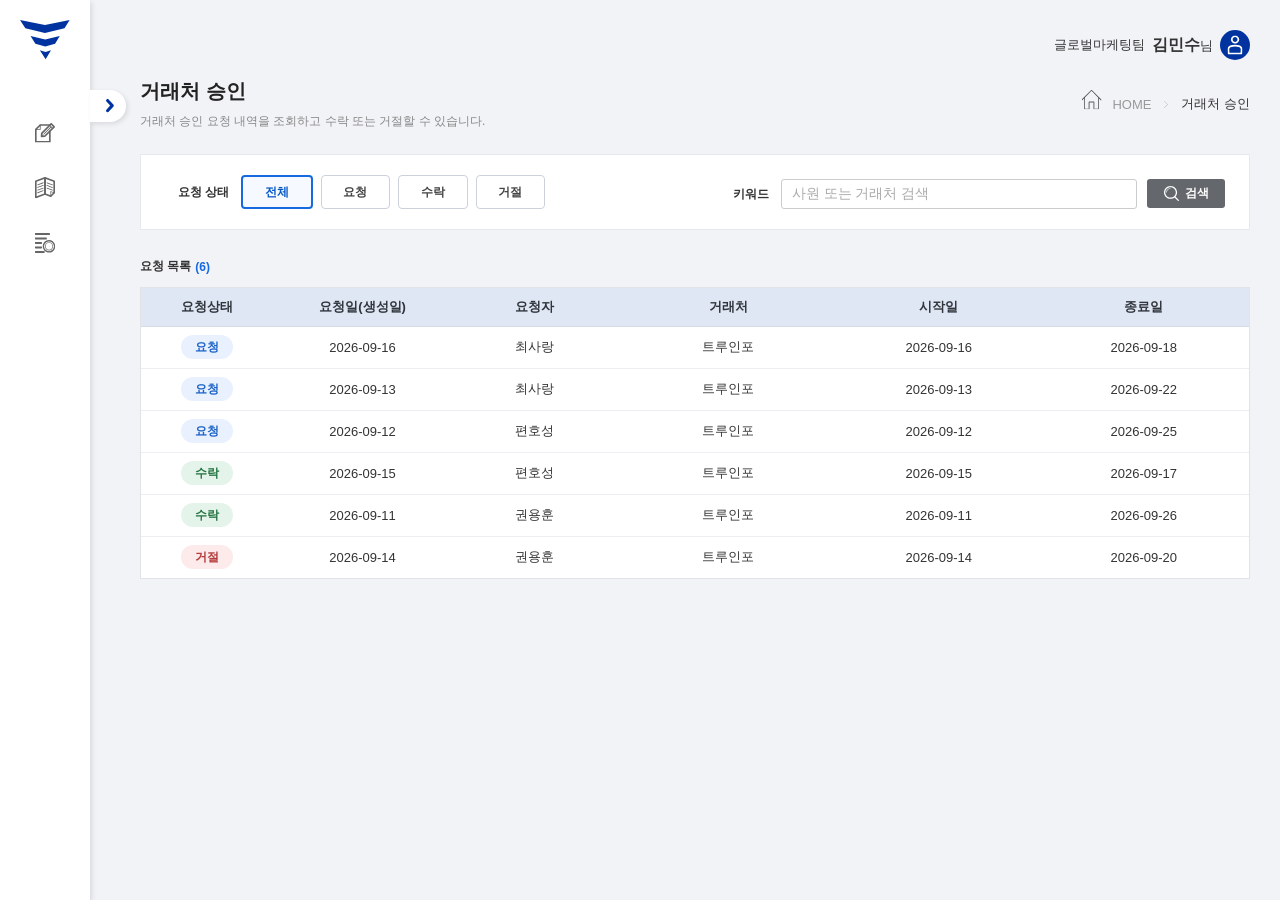
<file: fmc4.html>
<!DOCTYPE html>
<html lang="ko">
<head>
    <meta charset="UTF-8">
    <title>거래처 승인</title>

    <style>
        * {
            box-sizing: border-box;
        }

        body {
            margin: 0;
            font-family: "Malgun Gothic", "맑은 고딕", Arial, sans-serif;
            font-size: 13px;
            color: #333;
            background: #f5f6f9;
        }

        /* =========================
           전체 Layout
        ========================= */

        .page {
            width: 100%;
            min-height: 100vh;
            padding: 30px 36px;
        }

        .page-title {
            margin-bottom: 26px;
        }

        .page-title h2 {
            margin: 0 0 8px;
            font-size: 20px;
            font-weight: 700;
            color: #222;
        }

        .page-title p {
            margin: 0;
            font-size: 12px;
            color: #888;
        }


        /* =========================
           검색 영역
        ========================= */

        .search-panel {
            background: #fff;
            border: 1px solid #e6e8ec;
            padding: 20px 24px;
            margin-bottom: 28px;
        }

        .search-row {
            display: flex;
            align-items: flex-end;
            gap: 15px;
            flex-wrap: wrap;
            justify-content: space-between;
        }

        .search-item {
            display: flex;
            flex-direction: row;
            align-items: center;
            gap: 12px;
            min-width: 0;
        }

        .search-item.status {
            width: 380px;
        }

        .search-item.keyword {
            width: 520px;
        }

        .search-label {
            flex: 0 0 64px;
            margin: 0;
            font-size: 12px;
            font-weight: 700;
            color: #333;
            white-space: nowrap;
            text-align: right;
        }

        .search-item.status .status-buttons,
        .search-item.keyword .keyword-search-wrap {
            flex: 1;
            min-width: 0;
        }


        /* =========================
           상태 버튼
        ========================= */

        .status-buttons {
            display: flex;
            gap: 8px;
            width: 100%;
        }

        .status-btn {
            flex: 1;
            min-width: 66px;
            height: 34px;
            padding: 0 18px;

            border: 1px solid #cbd2dc;
            border-radius: 4px;
            background: #fff;

            color: #444;
            font-size: 12px;
            font-weight: 600;

            cursor: pointer;

            transition: all .15s ease;
        }

        .status-btn:hover {
            border-color: #1769e0;
            color: #1769e0;
        }

        .status-btn.active {
            border: 2px solid #1769e0;
            background: #f6f9ff;
            color: #0759c7;
            font-weight: 700;
        }


        /* =========================
           Select / Input
        ========================= */

        select,
        input[type="text"],
        input[type="date"] {
            width: 100%;
            height: 34px;
            padding: 0 10px;

            border: 1px solid #d5d9df;
            border-radius: 3px;

            background: #fff;
            color: #444;

            font-family: inherit;
            font-size: 12px;

            outline: none;
        }

        select:focus,
        input:focus {
            border-color: #367bd8;
        }

        input:disabled,
        input[readonly] {
            background: #f5f5f5;
            color: #777;
        }

        .keyword-search-wrap {
            display: flex;
        }

        .keyword-search-wrap input {
            border-radius: 3px;
        }

        .search-button {
            flex: 0 0 78px;
            height: 29px;
            padding: 0 12px;
            border: 0;
            border-radius: 3px;
            background: #64676c;
            color: #fff;

            display: flex;
            align-items: center;
            justify-content: center;
            gap: 6px;

            cursor: pointer;
            font-size: 12px;
            font-weight: 600;
            white-space: nowrap;
            margin-left: 10px;
        }

        .search-button img {
            display: block;
            width: 15px;
            height: 15px;
            object-fit: contain;
        }

        .search-button:hover {
            background: #484b50;
        }


        /* =========================
           리스트 영역
        ========================= */

        .result-header {
            display: flex;
            align-items: center;
            margin-bottom: 12px;

            font-size: 12px;
            font-weight: 700;
        }

        .result-count {
            color: #1769e0;
            margin-left: 4px;
        }

        .grid-wrap {
            border: 1px solid #e1e3e7;
            background: #fff;
        }

        table {
            width: 100%;
            border-collapse: collapse;
            table-layout: fixed;
        }

        thead th {
            height: 38px;

            background: #dfe7f5;

            color: #30343b;
            font-size: 13px;
            font-weight: 700;
            text-align: center;

            border-bottom: 1px solid #d7dce4;
        }

        tbody td {
            height: 42px;

            padding: 0 10px;

            border-bottom: 1px solid #eceef1;

            text-align: center;
            font-size: 13px;

            white-space: nowrap;
            overflow: hidden;
            text-overflow: ellipsis;
        }

        tbody tr:hover {
            background: #f3f3f3;
            cursor: pointer;
        }

        tbody tr:last-child td {
            border-bottom: 0;
        }


        /* =========================
           상태 Badge
        ========================= */

        .status-badge {
            display: inline-flex;
            align-items: center;
            justify-content: center;

            min-width: 52px;
            height: 24px;

            border-radius: 12px;

            font-size: 12px;
            font-weight: 700;
        }

        .status-request {
            color: #1d63c6;
            background: #e9f1ff;
        }

        .status-accept {
            color: #237341;
            background: #e5f4ea;
        }

        .status-reject {
            color: #b23a3a;
            background: #fdeaea;
        }


        /* =========================
           Modal
        ========================= */

        .modal-overlay {
            display: none;

            position: fixed;
            inset: 0;

            background: rgba(0, 0, 0, .46);

            align-items: center;
            justify-content: center;

            z-index: 9999;
        }

        .modal-overlay.show {
            display: flex;
        }

        .modal {
            width: 500px;
            background: #fff;

            border: 1px solid #9fa3aa;

            box-shadow: 0 8px 25px rgba(0, 0, 0, .18);

            animation: modalOpen .14s ease-out;
        }

        @keyframes modalOpen {
            from {
                opacity: 0;
                transform: translateY(-8px);
            }

            to {
                opacity: 1;
                transform: translateY(0);
            }
        }

        .modal-header {
            height: 48px;

            display: flex;
            align-items: center;
            justify-content: space-between;

            padding: 0 20px;

            border-bottom: 1px solid #e5e5e5;
        }

        .modal-title {
            font-size: 14px;
            font-weight: 700;
            color: #222;
        }

        .modal-close {
            width: 30px;
            height: 30px;

            border: 0;
            background: transparent;

            font-size: 22px;
            color: #555;

            cursor: pointer;
        }

        .modal-close:hover {
            color: #000;
        }


        /* =========================
           Modal Body
        ========================= */

        .modal-body {
            padding: 24px 28px 28px;
        }

        .modal-grid {
            display: grid;
            grid-template-columns: 1fr 1fr;
            gap: 20px 18px;
        }

        .modal-field {
            display: flex;
            flex-direction: column;
            gap: 8px;
        }

        .modal-label {
            font-size: 12px;
            font-weight: 700;
        }

        .modal-status-area {
            margin-top: 24px;
            padding-top: 18px;

            border-top: 1px solid #ececec;
        }

        .current-status {
            display: flex;
            align-items: center;
            justify-content: space-between;
        }


        /* =========================
           Modal Footer
        ========================= */

        .modal-footer {
            display: flex;
            height: 48px;
        }

        .modal-action {
            flex: 1;

            border: 0;

            color: #fff;
            font-size: 13px;
            font-weight: 700;

            cursor: pointer;
        }

        .reject-btn {
            background: #666;
        }

        .reject-btn:hover {
            background: #555;
        }

        .accept-btn {
            background: #043d93;
        }

        .accept-btn:hover {
            background: #063c95;
        }


        /* =========================
           No Data
        ========================= */

        .no-data {
            height: 100px;
            color: #999;
            text-align: center;
        }

        @media (max-width: 800px) {
            .page {
                padding: 20px;
            }

            .search-row {
                gap: 15px;
            }

            .search-item.status,
            .search-item.keyword {
                width: 100%;
            }

            .search-label {
                flex-basis: 64px;
                text-align: left;
            }

            .modal {
                width: calc(100% - 30px);
            }
        }
        /* =========================================================
   신규 거래처 - 병원 정보 팝업
   기존 CSS 충돌 방지를 위해 hospital-create-* 사용
========================================================= */

.hospital-create-overlay{
    display:none;
    position:fixed;
    inset:0;
    z-index:20000;
    background:rgba(0,0,0,.32);
    align-items:center;
    justify-content:center;
    padding:20px;
}

.hospital-create-overlay.show{
    display:flex;
}

.hospital-create-popup{
    width:580px;
    max-width:calc(100vw - 40px);
    background:#fff;
    border-radius:12px;
    overflow:hidden;
    box-shadow:0 10px 35px rgba(0,0,0,.20);
}

/* 헤더 */
.hospital-create-header{
    position:relative;
    height:92px;
    border-bottom:1px solid #222;
    background:#fff url("/images/common/bg_hospital.png") center center / cover no-repeat;
    display:flex;
    align-items:center;
    justify-content:center;
}

.hospital-create-title{
    position:relative;
    z-index:1;
    margin:0;
    font-size:32px;
    font-weight:700;
    color:#0345a5;
    line-height:1;
}

/* 본문 */
.hospital-create-body{
    padding:24px 36px 26px;
}

.hospital-create-grid{
    display:grid;
    grid-template-columns:1fr 1fr;
    column-gap:15px;
    row-gap:18px;
}

.hospital-create-field{
    min-width:0;
}

.hospital-create-label{
    display:block;
    margin-bottom:7px;
    font-size:13px;
    font-weight:700;
    color:#111;
}

.hospital-create-input,
.hospital-create-select{
    width:100%;
    height:30px;
    padding:0 10px;
    border:1px solid #d2d5da;
    border-radius:3px;
    background:#fff;
    color:#444;
    font-family:inherit;
    font-size:13px;
    outline:none;
}

.hospital-create-input:focus,
.hospital-create-select:focus{
    border-color:#1769e0;
}

.hospital-create-input[readonly]{
    background:#f6f6f6;
    color:#777;
}

/* 동의 */
.hospital-create-check-wrap{
    margin-top:86px;
    display:flex;
    align-items:center;
    gap:10px;
}

.hospital-create-check{
    appearance:none;
    width:23px;
    height:23px;
    margin:0;
    border:1px solid #b8bdc6;
    border-radius:4px;
    background:#fff;
    cursor:pointer;
    position:relative;
}

.hospital-create-check:checked{
    background:#0648aa;
    border-color:#0648aa;
}

.hospital-create-check:checked::after{
    content:"";
    position:absolute;
    left:7px;
    top:3px;
    width:6px;
    height:11px;
    border:solid #fff;
    border-width:0 2px 2px 0;
    transform:rotate(45deg);
}

.hospital-create-check-label{
    font-size:14px;
    color:#222;
    cursor:pointer;
}

/* 하단 버튼 */
.hospital-create-footer{
    display:flex;
    height:40px;
}

.hospital-create-footer button{
    flex:1;
    border:0;
    color:#fff;
    font-family:inherit;
    font-size:14px;
    font-weight:700;
    cursor:pointer;
}

.hospital-create-close-btn{
    background:#6d6d6d;
}

.hospital-create-close-btn:hover{
    background:#595959;
}

.hospital-create-register-btn{
    background:#0644b5;
}

.hospital-create-register-btn:hover{
    background:#033b9e;
}

@media(max-width:650px){
    .hospital-create-popup{
        width:100%;
    }

    .hospital-create-grid{
        grid-template-columns:1fr;
    }

    .hospital-create-check-wrap{
        margin-top:35px;
    }

    .hospital-create-title{
        font-size:26px;
    }
}
    </style>
    <link rel="stylesheet" href="css/base.css">
    <link rel="stylesheet" href="css/components.css">
    <link rel="stylesheet" href="css/layout.css">
    <link rel="stylesheet" href="common.css">
    <script src="common-layout.js" defer></script>
</head>

<body>

<div class="page">

    <!-- 제목 -->
    <div class="page-title">
        <h2>거래처 승인</h2>
        <p>거래처 승인 요청 내역을 조회하고 수락 또는 거절할 수 있습니다.</p>
    </div>


    <!-- 검색조건 -->
    <div class="search-panel">

        <div class="search-row">

            <!-- 요청 상태 -->
            <div class="search-item status">
                <div class="search-label">요청 상태</div>

                <div class="status-buttons">
                    <button class="status-btn active"
                            data-status="전체">
                        전체
                    </button>

                    <button class="status-btn"
                            data-status="요청">
                        요청
                    </button>

                    <button class="status-btn"
                            data-status="수락">
                        수락
                    </button>

                    <button class="status-btn"
                            data-status="거절">
                        거절
                    </button>
                </div>
            </div>


            <!-- 사원 / 거래처 통합 검색 -->
            <div class="search-item keyword">
                <div class="search-label">키워드</div>

                <div class="keyword-search-wrap">
                    <input
                        type="text"
                        id="keywordFilter"
                        placeholder="사원 또는 거래처 검색"
                    >

                    <button
                        type="button"
                        class="search-button"
                        id="keywordSearchBtn"
                        title="검색"
                    >
                        <img src="/images/common/ico_search_white.svg" alt="">
                        <span>검색</span>
                    </button>
                </div>
            </div>

        </div>

    </div>


    <!-- 결과 -->
    <div class="result-header">
        요청 목록
        <span class="result-count" id="resultCount">(0)</span>
    </div>


    <div class="grid-wrap">

        <table>

            <colgroup>
                <col style="width: 12%">
                <col style="width: 16%">
                <col style="width: 15%">
                <col style="width: 20%">
                <col style="width: 18%">
                <col style="width: 19%">
            </colgroup>

            <thead>
            <tr>
                <th>요청상태</th>
                <th>요청일(생성일)</th>
                <th>요청자</th>
                <th>거래처</th>
                <th>시작일</th>
                <th>종료일</th>
            </tr>
            </thead>

            <tbody id="requestTableBody"></tbody>

        </table>

    </div>

</div>


<!-- =========================================================
     상세 팝업
========================================================= -->

<div class="modal-overlay" id="modalOverlay">

    <div class="modal">

        <div class="modal-header">

            <div class="modal-title">
                사용 요청
            </div>

            <button
                class="modal-close"
                id="modalClose"
                type="button"
            >
                ×
            </button>

        </div>


        <div class="modal-body">

            <div class="modal-grid">

                <div class="modal-field">
                    <label class="modal-label">
                        요청자
                    </label>

                    <input
                        type="text"
                        id="modalRequester"
                        readonly
                    >
                </div>


                <div class="modal-field">
                    <label class="modal-label">
                        거래처
                    </label>

                    <input
                        type="text"
                        id="modalCustomer"
                        readonly
                    >
                </div>


                <div class="modal-field">
                    <label class="modal-label">
                        시작일
                    </label>

                    <input
                        type="date"
                        id="modalStartDate"
                        readonly
                    >
                </div>


                <div class="modal-field">
                    <label class="modal-label">
                        종료일
                    </label>

                    <input
                        type="date"
                        id="modalEndDate"
                    >
                </div>

            </div>


            <div class="modal-status-area">

                <div class="current-status">

                    <span class="modal-label">
                        요청 상태
                    </span>

                    <span
                        id="modalStatus"
                        class="status-badge"
                    ></span>

                </div>

            </div>

        </div>


        <div class="modal-footer">

            <button
                type="button"
                class="modal-action reject-btn"
                id="rejectBtn"
            >
                거절
            </button>

            <button
                type="button"
                class="modal-action accept-btn"
                id="acceptBtn"
            >
                수락
            </button>

        </div>

    </div>

</div>

<!-- 신규 거래처 병원 정보 팝업 -->
<div class="hospital-create-overlay" id="hospitalCreateOverlay">

    <div class="hospital-create-popup">

        <!-- 상단 병원정보 디자인 -->
        <div class="hospital-create-header">
            <h2 class="hospital-create-title">병원 정보</h2>
        </div>

        <!-- 입력 영역 -->
        <div class="hospital-create-body">

            <div class="hospital-create-grid">

                <div class="hospital-create-field">
                    <label class="hospital-create-label">
                        고객명 / SAP 검색
                    </label>
                    <input
                        type="text"
                        class="hospital-create-input"
                        id="newHospitalName"
                        placeholder="고객명을 입력하세요">
                </div>

                <div class="hospital-create-field">
                    <label class="hospital-create-label">
                        SAP No
                    </label>
                    <input
                        type="text"
                        class="hospital-create-input"
                        id="newHospitalSapNo"
                        placeholder="SAP No를 입력하세요">
                </div>

                <div class="hospital-create-field">
                    <label class="hospital-create-label">
                        Contract DSO(일)
                    </label>
                    <input
                        type="number"
                        class="hospital-create-input"
                        id="newHospitalContractDso"
                        min="0">
                </div>

                <div class="hospital-create-field">
                    <label class="hospital-create-label">
                        Actual DSO(일)
                    </label>
                    <input
                        type="number"
                        class="hospital-create-input"
                        id="newHospitalActualDso"
                        min="0">
                </div>

                <div class="hospital-create-field">
                    <label class="hospital-create-label">
                        병원 유형
                    </label>
                    <select
                        class="hospital-create-select"
                        id="newHospitalType">
                        <option value="">전체</option>
                        <option value="종합병원">종합병원</option>
                        <option value="병원">병원</option>
                        <option value="의원">의원</option>
                        <option value="기타">기타</option>
                    </select>
                </div>

                <div class="hospital-create-field">
                    <label class="hospital-create-label">
                        거래처 구분
                    </label>
                    <select
                        class="hospital-create-select"
                        id="newHospitalCustomerType">
                        <option value="">전체</option>
                        <option value="신규">신규</option>
                        <option value="기존">기존</option>
                    </select>
                </div>

            </div>

            <div class="hospital-create-check-wrap">
                <input
                    type="checkbox"
                    class="hospital-create-check"
                    id="newHospitalConfirm">

                <label
                    for="newHospitalConfirm"
                    class="hospital-create-check-label">
                    입력한 고객 및 기본정보를 확인했습니다.
                </label>
            </div>

        </div>

        <div class="hospital-create-footer">

            <button
                type="button"
                class="hospital-create-close-btn"
                id="hospitalCreateCloseBtn">
                닫기
            </button>

            <button
                type="button"
                class="hospital-create-register-btn"
                id="hospitalCreateRegisterBtn">
                등록
            </button>

        </div>

    </div>

</div>


<script>
    /* =========================================================
       임시 데이터
    ========================================================= */

    const requestData = [
        {
            id: 1,
            status: "요청",
            requestDate: "2026-09-16",
            requester: "최사랑",
            customer: "트루인포",
            startDate: "2026-09-16",
            endDate: "2026-09-18"
        },
        {
            id: 2,
            status: "수락",
            requestDate: "2026-09-15",
            requester: "편호성",
            customer: "트루인포",
            startDate: "2026-09-15",
            endDate: "2026-09-17"
        },
        {
            id: 3,
            status: "거절",
            requestDate: "2026-09-14",
            requester: "권용훈",
            customer: "트루인포",
            startDate: "2026-09-14",
            endDate: "2026-09-20"
        },
        {
            id: 4,
            status: "요청",
            requestDate: "2026-09-13",
            requester: "최사랑",
            customer: "트루인포",
            startDate: "2026-09-13",
            endDate: "2026-09-22"
        },
        {
            id: 5,
            status: "요청",
            requestDate: "2026-09-12",
            requester: "편호성",
            customer: "트루인포",
            startDate: "2026-09-12",
            endDate: "2026-09-25"
        },
        {
            id: 6,
            status: "수락",
            requestDate: "2026-09-11",
            requester: "권용훈",
            customer: "트루인포",
            startDate: "2026-09-11",
            endDate: "2026-09-26"
        }
    ];


    /* =========================================================
       변수
    ========================================================= */

    let selectedStatus = "전체";
    let selectedRecordId = null;


    const tableBody =
        document.getElementById("requestTableBody");

    const resultCount =
        document.getElementById("resultCount");

    const keywordFilter =
        document.getElementById("keywordFilter");

    const modalOverlay =
        document.getElementById("modalOverlay");

    const modalRequester =
        document.getElementById("modalRequester");

    const modalCustomer =
        document.getElementById("modalCustomer");

    const modalStartDate =
        document.getElementById("modalStartDate");

    const modalEndDate =
        document.getElementById("modalEndDate");

    const modalStatus =
        document.getElementById("modalStatus");


    /* =========================================================
       상태 Badge
    ========================================================= */

    function getStatusClass(status) {

        switch (status) {

            case "요청":
                return "status-request";

            case "수락":
                return "status-accept";

            case "거절":
                return "status-reject";

            default:
                return "";
        }
    }


    /* =========================================================
       화면 목록 조회
    ========================================================= */

    function renderTable() {

        const keyword =
            keywordFilter.value
                .trim()
                .toLowerCase();


        const filtered = requestData.filter(item => {

            const matchStatus =
                selectedStatus === "전체"
                || item.status === selectedStatus;


            const matchKeyword =
                keyword === ""
                || item.requester
                    .toLowerCase()
                    .includes(keyword)
                || item.customer
                    .toLowerCase()
                    .includes(keyword);


            return (
                matchStatus
                && matchKeyword
            );
        });

        /* 요청상태 우선순위: 요청 > 수락 > 거절 */
        const statusPriority = {
            "요청": 1,
            "수락": 2,
            "거절": 3
        };

        filtered.sort((a, b) => {
            return (statusPriority[a.status] || 99)
                 - (statusPriority[b.status] || 99);
        });


        resultCount.textContent =
            `(${filtered.length})`;


        tableBody.innerHTML = "";


        if (filtered.length === 0) {

            tableBody.innerHTML = `
                <tr>
                    <td colspan="6" class="no-data">
                        조회된 데이터가 없습니다.
                    </td>
                </tr>
            `;

            return;
        }


        filtered.forEach(item => {

            const tr =
                document.createElement("tr");

            tr.dataset.id = item.id;


            tr.innerHTML = `
                <td>
                    <span
                        class="status-badge ${getStatusClass(item.status)}"
                    >
                        ${item.status}
                    </span>
                </td>

                <td>${item.requestDate}</td>

                <td>${item.requester}</td>

                <td>${item.customer}</td>

                <td>${item.startDate}</td>

                <td>${item.endDate}</td>
            `;


            /*
             * 레코드 더블클릭
             */
            tr.addEventListener(
                "dblclick",
                function () {

                    openModal(item.id);

                }
            );


            tableBody.appendChild(tr);

        });

    }


    /* =========================================================
       상태 Filter
    ========================================================= */

    document
        .querySelectorAll(".status-btn")
        .forEach(button => {

            button.addEventListener(
                "click",
                function () {

                    document
                        .querySelectorAll(".status-btn")
                        .forEach(btn => {
                            btn.classList.remove("active");
                        });


                    this.classList.add("active");

                    selectedStatus =
                        this.dataset.status;


                    renderTable();

                }
            );

        });


    /* =========================================================
       사원 / 거래처 통합 검색
    ========================================================= */

    document
        .getElementById("keywordSearchBtn")
        .addEventListener(
            "click",
            renderTable
        );


    keywordFilter.addEventListener(
        "keydown",
        function (e) {

            if (e.key === "Enter") {

                renderTable();

            }

        }
    );


    /* =========================================================
       팝업 Open
    ========================================================= */

    function openModal(id) {

        const record =
            requestData.find(
                item => item.id === id
            );


        if (!record)
            return;


        selectedRecordId =
            record.id;


        modalRequester.value =
            record.requester;

        modalCustomer.value =
            record.customer;

        modalStartDate.value =
            record.startDate;

        modalEndDate.value =
            record.endDate;


        setModalStatus(
            record.status
        );


        modalOverlay
            .classList
            .add("show");
    }


    /* =========================================================
       Modal 상태
    ========================================================= */

    function setModalStatus(status) {

        modalStatus.className =
            "status-badge "
            + getStatusClass(status);

        modalStatus.textContent =
            status;

    }


    /* =========================================================
       팝업 Close
    ========================================================= */

    function closeModal() {

        modalOverlay
            .classList
            .remove("show");

        selectedRecordId = null;

    }


    document
        .getElementById("modalClose")
        .addEventListener(
            "click",
            closeModal
        );


    /*
     * 회색 배경 클릭 시 닫기
     */
    modalOverlay.addEventListener(
        "click",
        function (e) {

            if (e.target === modalOverlay) {

                closeModal();

            }

        }
    );


    /*
     * ESC
     */
    document.addEventListener(
        "keydown",
        function (e) {

            if (
                e.key === "Escape"
                && modalOverlay.classList.contains("show")
            ) {

                closeModal();

            }

        }
    );


    /* =========================================================
       요청 상태 변경
    ========================================================= */

    function updateRequestStatus(status) {

        const record =
            requestData.find(
                item => item.id === selectedRecordId
            );


        if (!record)
            return;


        /*
         * 종료일 검증
         */
        const endDate =
            modalEndDate.value;


        if (!endDate) {

            alert("종료일을 입력해주세요.");
            modalEndDate.focus();

            return;
        }


        /*
         * 종료일은 시작일 이전일 수 없음
         */
        if (endDate < record.startDate) {

            alert(
                "종료일은 시작일보다 이전일 수 없습니다."
            );

            modalEndDate.focus();

            return;
        }


        /*
         * 데이터 업데이트
         */
        record.endDate = endDate;
        record.status = status;


        setModalStatus(status);

        renderTable();

        closeModal();

    }


    /* 수락 */

    document
        .getElementById("acceptBtn")
        .addEventListener(
            "click",
            function () {

                updateRequestStatus("수락");

            }
        );


    /* 거절 */

    document
        .getElementById("rejectBtn")
        .addEventListener(
            "click",
            function () {

                updateRequestStatus("거절");

            }
        );


    /* =========================================================
       최초 조회
    ========================================================= */

    renderTable();

</script>

</body>
</html>
</file>
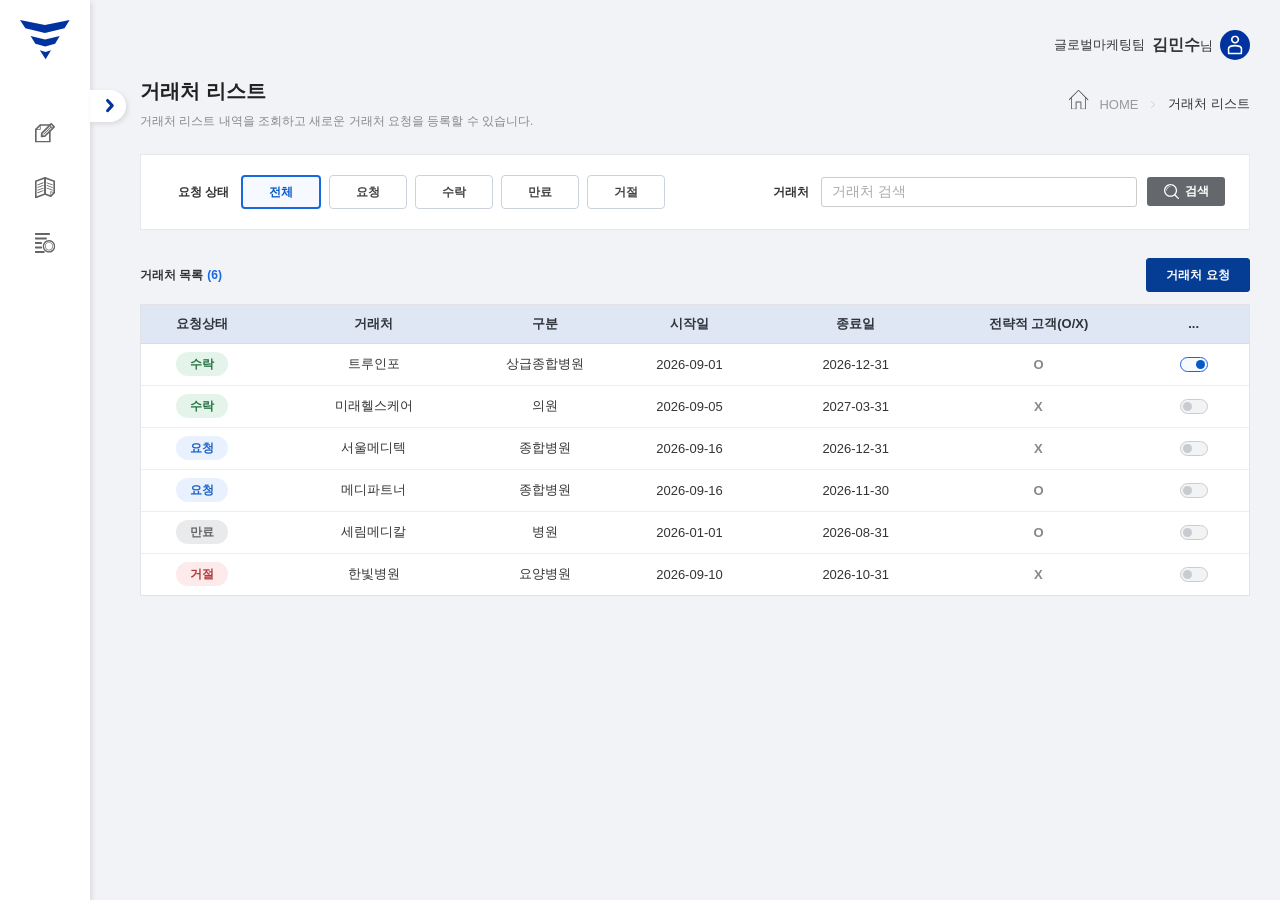
<file: fmc5.html>
<!DOCTYPE html>
<html lang="ko">
<head>
<meta charset="UTF-8">
<meta name="viewport" content="width=device-width, initial-scale=1.0">
<title>거래처 요청</title>

<style>
* {
    box-sizing: border-box;
}

html, body {
    margin: 0;
    padding: 0;
}

body {
    font-family: "Malgun Gothic", "맑은 고딕", Arial, sans-serif;
    font-size: 13px;
    color: #333;
    background: #f5f6f9;
}

button,
input {
    font-family: inherit;
}

.page {
    width: 100%;
    min-height: 100vh;
    padding: 30px 36px;
}

.page-title {
    margin-bottom: 26px;
}

.page-title h2 {
    margin: 0 0 8px;
    font-size: 20px;
    font-weight: 700;
    color: #222;
}

.page-title p {
    margin: 0;
    font-size: 12px;
    color: #888;
}

/* =========================================================
   검색 영역
========================================================= */

.search-panel {
    margin-bottom: 28px;
    padding: 20px 24px;
    background: #fff;
    border: 1px solid #e6e8ec;
}

.search-row {
    display: flex;
    align-items: center;
    gap: 32px;
    flex-wrap: wrap;
    justify-content: space-between
}

.search-item {
    display: flex;
    align-items: center;
    gap: 12px;
    min-width: 0;
}

.search-item.status {
    width: 500px;
}

.search-item.customer {
    width: 480px;
}

.search-label {
    flex: 0 0 64px;
    margin: 0;
    color: #333;
    font-size: 12px;
    font-weight: 700;
    white-space: nowrap;
    text-align: right;
}

.status-buttons,
.customer-search-wrap {
    flex: 1;
    min-width: 0;
}

.status-buttons {
    display: flex;
    gap: 8px;
    width: 100%;
}

.status-btn {
    flex: 1;
    min-width: 64px;
    height: 34px;
    padding: 0 14px;
    border: 1px solid #cbd2dc;
    border-radius: 4px;
    background: #fff;
    color: #444;
    font-size: 12px;
    font-weight: 600;
    cursor: pointer;
    transition: all .15s ease;
}

.status-btn:hover {
    border-color: #1769e0;
    color: #1769e0;
}

.status-btn.active {
    border: 2px solid #1769e0;
    background: #f6f9ff;
    color: #0759c7;
    font-weight: 700;
}

.status-btn.expired:hover {
    border-color: #8f949b;
    background: #e9eaec;
    color: #444;
}

.status-btn.expired.active {
    border: 2px solid #7e838a;
    background: #e4e5e7;
    color: #444;
}

input[type="text"],
input[type="date"] {
    width: 100%;
    height: 34px;
    padding: 0 10px;
    border: 1px solid #d5d9df;
    border-radius: 3px;
    background: #fff;
    color: #444;
    font-size: 12px;
    outline: none;
}

input:focus {
    border-color: #367bd8;
}

input[readonly],
input:disabled {
    background: #f5f5f5;
    color: #777;
}

.customer-search-wrap {
    display: flex;
}

.search-button {
    flex: 0 0 78px;
    height: 29px;
    margin-left: 10px;
    padding: 0 12px;
    border: 0;
    border-radius: 3px;
    background: #64676c;
    color: #fff;
    display: flex;
    align-items: center;
    justify-content: center;
    gap: 6px;
    cursor: pointer;
    font-size: 12px;
    font-weight: 600;
    white-space: nowrap;
}

.search-button img {
    display: block;
    width: 15px;
    height: 15px;
    object-fit: contain;
}

.search-button:hover {
    background: #484b50;
}

/* =========================================================
   리스트 상단
========================================================= */

.result-header {
    display: flex;
    align-items: center;
    justify-content: space-between;
    margin-bottom: 12px;
}

.result-title {
    display: flex;
    align-items: center;
    font-size: 12px;
    font-weight: 700;
}

.result-count {
    margin-left: 4px;
    color: #1769e0;
}

.request-open-btn {
    min-width: 104px;
    height: 34px;
    padding: 0 18px;
    border: 1px solid #043d93;
    border-radius: 3px;
    background: #043d93;
    color: #fff;
    font-size: 12px;
    font-weight: 700;
    cursor: pointer;
}

.request-open-btn:hover {
    background: #063c95;
}

/* =========================================================
   테이블
========================================================= */

.grid-wrap {
    overflow-x: auto;
    border: 1px solid #e1e3e7;
    background: #fff;
}

table {
    width: 100%;
    min-width: 1020px;
    border-collapse: collapse;
    table-layout: fixed;
}

thead th {
    height: 38px;
    padding: 0 8px;
    background: #dfe7f5;
    color: #30343b;
    font-size: 13px;
    font-weight: 700;
    text-align: center;
    border-bottom: 1px solid #d7dce4;
}

tbody td {
    height: 42px;
    padding: 0 10px;
    border-bottom: 1px solid #eceef1;
    text-align: center;
    font-size: 13px;
    white-space: nowrap;
    overflow: hidden;
    text-overflow: ellipsis;
}

tbody tr:hover {
    background: #f3f3f3;
}

tbody tr:last-child td {
    border-bottom: 0;
}

.no-data {
    height: 100px;
    color: #999;
    text-align: center;
}

/* =========================================================
   상태 Badge
========================================================= */

.status-badge {
    display: inline-flex;
    align-items: center;
    justify-content: center;
    min-width: 52px;
    height: 24px;
    padding: 0 10px;
    border-radius: 12px;
    font-size: 12px;
    font-weight: 700;
}

.status-request {
    color: #1d63c6;
    background: #e9f1ff;
}

.status-accept {
    color: #237341;
    background: #e5f4ea;
}

.status-expired {
    color: #666;
    background: #e9eaec;
}

.status-reject {
    color: #b23a3a;
    background: #fdeaea;
}

/* =========================================================
   O / X
========================================================= */

.strategic-o {
    /* color: #1769e0; */
    color: #888;
    font-weight: 700;
}

.strategic-x {
    color: #888;
    font-weight: 700;
}

/* =========================================================
   Toggle - 이미지와 비슷한 스위치
========================================================= */

.toggle-wrap {
    display: flex;
    justify-content: center;
    align-items: center;
}

.record-toggle {
    position: relative;
    width: 28px;
    height: 15px;
    padding: 0;
    border: 1px solid #c9cdd2;
    border-radius: 10px;
    background: #f2f3f4;
    cursor: pointer;
    transition: all .15s ease;
}

.record-toggle::after {
    content: "";
    position: absolute;
    top: 2px;
    left: 2px;
    width: 9px;
    height: 9px;
    border-radius: 50%;
    background: #c8cbd0;
    transition: all .15s ease;
}

.record-toggle.on {
    border-color: #1765df;
    background: #f7faff;
}

.record-toggle.on::after {
    left: 15px;
    background: #0759c7;
}

.record-toggle:hover {
    border-color: #7e9fd7;
}

/* =========================================================
   Modal
========================================================= */

.modal-overlay {
    display: none;
    position: fixed;
    inset: 0;
    z-index: 9999;
    align-items: center;
    justify-content: center;
    background: rgba(0, 0, 0, .46);
}

.modal-overlay.show {
    display: flex;
}

.modal {
    width: 520px;
    background: #fff;
    border: 1px solid #9fa3aa;
    box-shadow: 0 8px 25px rgba(0, 0, 0, .18);
    animation: modalOpen .14s ease-out;
}

@keyframes modalOpen {
    from {
        opacity: 0;
        transform: translateY(-8px);
    }
    to {
        opacity: 1;
        transform: translateY(0);
    }
}

.modal-header {
    height: 48px;
    display: flex;
    align-items: center;
    justify-content: space-between;
    padding: 0 20px;
    border-bottom: 1px solid #e5e5e5;
}

.modal-title {
    font-size: 14px;
    font-weight: 700;
    color: #222;
}

.modal-close {
    width: 30px;
    height: 30px;
    padding: 0;
    border: 0;
    background: transparent;
    color: #555;
    font-size: 22px;
    cursor: pointer;
}

.modal-close:hover {
    color: #000;
}

.modal-body {
    padding: 24px 28px 28px;
}


.modal-grid {
    display: grid;
    grid-template-columns: 1fr 1fr;
    gap: 20px 18px;
}

@media (max-width: 640px) {
    .modal-grid {
        grid-template-columns: 1fr;
    }
}

.modal-field {
    position: relative;
    display: flex;
    flex-direction: column;
    gap: 8px;
    min-width: 0;
}

.modal-field.full {
    grid-column: 1 / -1;
}

.modal-label {
    font-size: 12px;
    font-weight: 700;
}

.lookup-wrap {
    position: relative;
    display: flex;
}

.lookup-wrap input {
    border-radius: 3px 0 0 3px;
}

.lookup-btn {
    flex: 0 0 38px;
    padding: 0;
    border: 1px solid #d5d9df;
    border-left: 0;
    border-radius: 0 3px 3px 0;
    background: #f7f8fa;
    display: flex;
    align-items: center;
    justify-content: center;
    cursor: pointer;
}

.lookup-btn img {
    width: 15px;
    height: 15px;
    object-fit: contain;
    filter: brightness(.65);
}

.lookup-btn:hover {
    background: #eceef1;
}

.lookup-result {
    display: none;
    position: absolute;
    left: 0;
    right: 0;
    top: 62px;
    z-index: 20;
    max-height: 175px;
    overflow-y: auto;
    border: 1px solid #cfd4da;
    background: #fff;
    box-shadow: 0 5px 14px rgba(0, 0, 0, .12);
}

.lookup-result.show {
    display: block;
}

.lookup-item {
    padding: 9px 11px;
    border-bottom: 1px solid #eef0f3;
    font-size: 12px;
    cursor: pointer;
}

.lookup-item:last-child {
    border-bottom: 0;
}

.lookup-item:hover {
    background: #edf4ff;
}

.lookup-empty {
    padding: 13px 11px;
    color: #999;
    font-size: 12px;
    text-align: center;
}

.modal-request-date {
    display: flex;
    align-items: center;
    justify-content: space-between;
    margin-top: 24px;
    padding-top: 18px;
    border-top: 1px solid #ececec;
}

.request-date-value {
    color: #444;
    font-size: 12px;
    font-weight: 600;
}

.modal-footer {
    display: flex;
    height: 48px;
}

.modal-action {
    flex: 1;
    border: 0;
    font-size: 13px;
    font-weight: 700;
    cursor: pointer;
}

.cancel-btn {
    background: #666;
    color: #fff;
}

.cancel-btn:hover {
    background: #555;
}

.submit-btn {
    background: #043d93;
    color: #fff;
}

.submit-btn:hover {
    background: #063c95;
}

@media (max-width: 900px) {
    .page {
        padding: 20px;
    }

    .search-row {
        gap: 16px;
    }

    .search-item.status,
    .search-item.customer {
        width: 100%;
    }

    .search-label {
        flex-basis: 64px;
        text-align: left;
    }

    .modal {
        width: calc(100% - 30px);
    }
}
</style>
    <link rel="stylesheet" href="css/base.css">
    <link rel="stylesheet" href="css/components.css">
    <link rel="stylesheet" href="css/layout.css">
    <link rel="stylesheet" href="common.css">
    <script src="common-layout.js" defer></script>
</head>

<body>

<div class="page">

    <div class="page-title">
        <h2>거래처 리스트</h2>
        <p>거래처 리스트 내역을 조회하고 새로운 거래처 요청을 등록할 수 있습니다.</p>
    </div>

    <!-- 검색 조건 -->
    <div class="search-panel">
        <div class="search-row">

            <div class="search-item status">
                <div class="search-label">요청 상태</div>

                <div class="status-buttons">
                    <button type="button" class="status-btn active" data-status="전체">전체</button>
                    <button type="button" class="status-btn" data-status="요청">요청</button>
                    <button type="button" class="status-btn" data-status="수락">수락</button>
                    <button type="button" class="status-btn expired" data-status="만료">만료</button>
                    <button type="button" class="status-btn" data-status="거절">거절</button>
                </div>
            </div>

            <div class="search-item customer">
                <div class="search-label">거래처</div>

                <div class="customer-search-wrap">
                    <input
                        type="text"
                        id="customerFilter"
                        placeholder="거래처 검색"
                    >

                    <button
                        type="button"
                        class="search-button"
                        id="customerSearchBtn"
                        title="검색"
                    >
                        <img src="/images/common/ico_search_white.svg" alt="">
                        <span>검색</span>
                    </button>
                </div>
            </div>

        </div>
    </div>

    <!-- 리스트 헤더 -->
    <div class="result-header">
        <div class="result-title">
            거래처 목록
            <span class="result-count" id="resultCount">(0)</span>
        </div>

        <button
            type="button"
            class="request-open-btn"
            id="openRequestBtn">
            거래처 요청
        </button>
    </div>

    <!-- 리스트 -->
    <div class="grid-wrap">
        <table>
            <colgroup>
                <col style="width: 11%">
                <col style="width: 20%">
                <col style="width: 11%">
                <col style="width: 15%">
                <col style="width: 15%">
                <col style="width: 18%">
                <col style="width: 10%">
            </colgroup>

            <thead>
            <tr>
                <th>요청상태</th>
                <th>거래처</th>
                <th>구분</th>
                <th>시작일</th>
                <th>종료일</th>
                <th>전략적 고객(O/X)</th>
                <th>...</th>
            </tr>
            </thead>

            <tbody id="requestTableBody"></tbody>
        </table>
    </div>

</div>

<!-- =========================================================
     요청 팝업
========================================================= -->

<div class="modal-overlay" id="requestModalOverlay">
    <div class="modal">

        <div class="modal-header">
            <div class="modal-title">거래처 사용 요청</div>

            <button
                type="button"
                class="modal-close"
                id="requestModalClose">
                ×
            </button>
        </div>

        <div class="modal-body">

            <div class="modal-grid">

                <!-- 거래처 Lookup -->
                <div class="modal-field">
                    <label class="modal-label">거래처</label>

                    <div class="lookup-wrap">
                        <input
                            type="text"
                            id="requestCustomer"
                            placeholder="거래처를 검색하세요."
                            autocomplete="off"
                        >

                        <button
                            type="button"
                            class="lookup-btn"
                            id="customerLookupBtn"
                            title="거래처 검색">
                            <img src="/images/common/ico_search_white.svg" alt="검색">
                        </button>
                    </div>

                    <div
                        class="lookup-result"
                        id="customerLookupResult">
                    </div>
                </div>

                <!-- 요청자 -->
                <div class="modal-field">
                    <label class="modal-label">요청자</label>

                    <input
                        type="text"
                        id="requestRequester"
                        value="최사랑"
                        readonly
                    >
                </div>

                <!-- 시작일 -->
                <div class="modal-field">
                    <label class="modal-label">시작일</label>

                    <input
                        type="date"
                        id="requestStartDate"
                        value="2026-09-16"
                        readonly
                    >
                </div>

                <!-- 종료일 -->
                <div class="modal-field">
                    <label class="modal-label">종료일</label>

                    <input
                        type="date"
                        id="requestEndDate"
                        value="2026-12-31"
                        readonly
                    >
                </div>

            </div>

            <!-- 기존 요청상태 위치 대신 요청일 -->
            <div class="modal-request-date">
                <span class="modal-label">요청일</span>
                <span
                    class="request-date-value"
                    id="requestDateValue">
                    2026-09-16
                </span>
            </div>

        </div>

        <div class="modal-footer">
            <button
                type="button"
                class="modal-action cancel-btn"
                id="cancelRequestBtn">
                취소
            </button>

            <button
                type="button"
                class="modal-action submit-btn"
                id="submitRequestBtn">
                요청
            </button>
        </div>

    </div>
</div>

<script>
/* =========================================================
   임시 데이터
========================================================= */

const requestData = [
    {
        id: 1,
        status: "수락",
        customer: "트루인포",
        type: "상급종합병원",
        startDate: "2026-09-01",
        endDate: "2026-12-31",
        strategic: "O",
        active: true,
        requestDate: "2026-08-29"
    },
    {
        id: 2,
        status: "요청",
        customer: "서울메디텍",
        type: "종합병원",
        startDate: "2026-09-16",
        endDate: "2026-12-31",
        strategic: "X",
        active: false,
        requestDate: "2026-09-16"
    },
    {
        id: 3,
        status: "만료",
        customer: "세림메디칼",
        type: "병원",
        startDate: "2026-01-01",
        endDate: "2026-08-31",
        strategic: "O",
        active: false,
        requestDate: "2025-12-20"
    },
    {
        id: 4,
        status: "거절",
        customer: "한빛병원",
        type: "요양병원",
        startDate: "2026-09-10",
        endDate: "2026-10-31",
        strategic: "X",
        active: false,
        requestDate: "2026-09-08"
    },
    {
        id: 5,
        status: "수락",
        customer: "미래헬스케어",
        type: "의원",
        startDate: "2026-09-05",
        endDate: "2027-03-31",
        strategic: "X",
        active: false,
        requestDate: "2026-08-31"
    },
    {
        id: 6,
        status: "요청",
        customer: "메디파트너",
        type: "종합병원",
        startDate: "2026-09-16",
        endDate: "2026-11-30",
        strategic: "O",
        active: false,
        requestDate: "2026-09-15"
    }
];

const lookupCustomers = [
    "트루인포",
    "서울메디텍",
    "세림메디칼",
    "한빛병원",
    "미래헬스케어",
    "메디파트너",
    "대한메디컬",
    "한성헬스케어"
];

const customerTypes = [
    "삼급종합병원",
    "종합병원",
    "병원",
    "요양병원",
    "의원"
];

/* =========================================================
   State
========================================================= */

let selectedStatus = "전체";
let selectedLookupCustomer = "";

/* =========================================================
   DOM
========================================================= */

const tableBody = document.getElementById("requestTableBody");
const resultCount = document.getElementById("resultCount");
const customerFilter = document.getElementById("customerFilter");

const requestModalOverlay = document.getElementById("requestModalOverlay");
const requestCustomer = document.getElementById("requestCustomer");
const customerLookupResult = document.getElementById("customerLookupResult");

/* =========================================================
   Status
========================================================= */

function getStatusClass(status) {
    switch (status) {
        case "수락":
            return "status-accept";

        case "요청":
            return "status-request";

        case "만료":
            return "status-expired";

        case "거절":
            return "status-reject";

        default:
            return "";
    }
}

/* =========================================================
   List render / sort
   우선순위: 수락 > 요청 > 만료 > 거절
========================================================= */

function renderTable() {

    const customerKeyword =
        customerFilter.value
            .trim()
            .toLowerCase();

    const filtered = requestData
        .filter(item => {

            const matchStatus =
                selectedStatus === "전체"
                || item.status === selectedStatus;

            const matchCustomer =
                customerKeyword === ""
                || item.customer
                    .toLowerCase()
                    .includes(customerKeyword);

            return matchStatus && matchCustomer;

        })
        .sort((a, b) => {

            const statusPriority = {
                "수락": 1,
                "요청": 2,
                "만료": 3,
                "거절": 4
            };

            return (statusPriority[a.status] || 99)
                 - (statusPriority[b.status] || 99);
        });

    resultCount.textContent = `(${filtered.length})`;

    tableBody.innerHTML = "";

    if (filtered.length === 0) {
        tableBody.innerHTML = `
            <tr>
                <td colspan="7" class="no-data">
                    조회된 데이터가 없습니다.
                </td>
            </tr>
        `;
        return;
    }

    filtered.forEach(item => {

        const tr = document.createElement("tr");

        tr.innerHTML = `
            <td>
                <span class="status-badge ${getStatusClass(item.status)}">
                    ${item.status}
                </span>
            </td>

            <td>${item.customer}</td>
            <td>${item.type}</td>
            <td>${item.startDate}</td>
            <td>${item.endDate}</td>

            <td class="${item.strategic === "O" ? "strategic-o" : "strategic-x"}">
                ${item.strategic}
            </td>

            <td>
                <div class="toggle-wrap">
                    <button
                        type="button"
                        class="record-toggle ${item.active ? "on" : ""}"
                        data-id="${item.id}"
                        title="${item.active ? "사용 중" : "사용 안 함"}">
                    </button>
                </div>
            </td>
        `;

        tableBody.appendChild(tr);
    });

    bindToggleEvents();
}

/* =========================================================
   Toggle
   최대 1개만 ON
========================================================= */

function bindToggleEvents() {

    document
        .querySelectorAll(".record-toggle")
        .forEach(toggle => {

            toggle.addEventListener("click", function () {

                const id = Number(this.dataset.id);
                const target = requestData.find(item => item.id === id);

                if (!target) return;

                const willTurnOn = !target.active;

                requestData.forEach(item => {
                    item.active = false;
                });

                if (willTurnOn) {
                    target.active = true;
                }

                renderTable();
            });
        });
}

/* =========================================================
   Search filter
========================================================= */

document
    .querySelectorAll(".status-btn")
    .forEach(button => {

        button.addEventListener("click", function () {

            document
                .querySelectorAll(".status-btn")
                .forEach(btn => btn.classList.remove("active"));

            this.classList.add("active");

            selectedStatus = this.dataset.status;

            renderTable();
        });
    });

document
    .getElementById("customerSearchBtn")
    .addEventListener("click", renderTable);

customerFilter.addEventListener("keydown", function (e) {

    if (e.key === "Enter") {
        renderTable();
    }
});

/* =========================================================
   Request modal
========================================================= */

function openRequestModal() {

    selectedLookupCustomer = "";
    requestCustomer.value = "";

    customerLookupResult.classList.remove("show");

    requestModalOverlay.classList.add("show");

    setTimeout(() => {
        requestCustomer.focus();
    }, 0);
}

function closeRequestModal() {

    requestModalOverlay.classList.remove("show");

    customerLookupResult.classList.remove("show");
}

document
    .getElementById("openRequestBtn")
    .addEventListener("click", openRequestModal);

document
    .getElementById("requestModalClose")
    .addEventListener("click", closeRequestModal);

document
    .getElementById("cancelRequestBtn")
    .addEventListener("click", closeRequestModal);

requestModalOverlay.addEventListener("click", function (e) {

    if (e.target === requestModalOverlay) {
        closeRequestModal();
    }
});

document.addEventListener("keydown", function (e) {

    if (
        e.key === "Escape"
        && requestModalOverlay.classList.contains("show")
    ) {
        closeRequestModal();
    }
});

/* =========================================================
   Customer lookup
========================================================= */

function renderLookup(keyword = "") {

    const normalized = keyword.trim().toLowerCase();

    const matches =
        lookupCustomers.filter(name => {
            return normalized === ""
                || name.toLowerCase().includes(normalized);
        });

    customerLookupResult.innerHTML = "";

    if (matches.length === 0) {

        customerLookupResult.innerHTML = `
            <div class="lookup-empty">
                검색된 거래처가 없습니다.
            </div>
        `;

    } else {

        matches.forEach(name => {

            const div = document.createElement("div");

            div.className = "lookup-item";
            div.textContent = name;

            div.addEventListener("click", function () {

                selectedLookupCustomer = name;
                requestCustomer.value = name;

                customerLookupResult.classList.remove("show");
            });

            customerLookupResult.appendChild(div);
        });
    }

    customerLookupResult.classList.add("show");
}

document
    .getElementById("customerLookupBtn")
    .addEventListener("click", function () {

        renderLookup(requestCustomer.value);
    });

requestCustomer.addEventListener("input", function () {

    selectedLookupCustomer = "";

    renderLookup(this.value);
});

requestCustomer.addEventListener("keydown", function (e) {

    if (e.key === "Enter") {

        e.preventDefault();

        renderLookup(this.value);
    }
});

document.addEventListener("click", function (e) {

    if (
        !e.target.closest(".lookup-wrap")
        && !e.target.closest("#customerLookupResult")
    ) {
        customerLookupResult.classList.remove("show");
    }
});

/* =========================================================
   Submit request
========================================================= */

document
    .getElementById("submitRequestBtn")
    .addEventListener("click", function () {

        const customerName =
            selectedLookupCustomer
            || requestCustomer.value.trim();

        if (!customerName) {

            alert("거래처를 선택해주세요.");

            requestCustomer.focus();

            return;
        }

        const nextId =
            requestData.length
                ? Math.max(...requestData.map(item => item.id)) + 1
                : 1;

        requestData.push({
            id: nextId,
            status: "요청",
            customer: customerName,
            type: customerTypes[(nextId - 1) % customerTypes.length],
            startDate: document.getElementById("requestStartDate").value,
            endDate: document.getElementById("requestEndDate").value,
            strategic: "X",
            active: false,
            requestDate: document.getElementById("requestDateValue").textContent.trim()
        });

        closeRequestModal();

        selectedStatus = "전체";

        document
            .querySelectorAll(".status-btn")
            .forEach(btn => {
                btn.classList.toggle(
                    "active",
                    btn.dataset.status === "전체"
                );
            });

        customerFilter.value = "";

        renderTable();
    });

/* =========================================================
   Init
========================================================= */

renderTable();
</script>

</body>
</html>
</file>
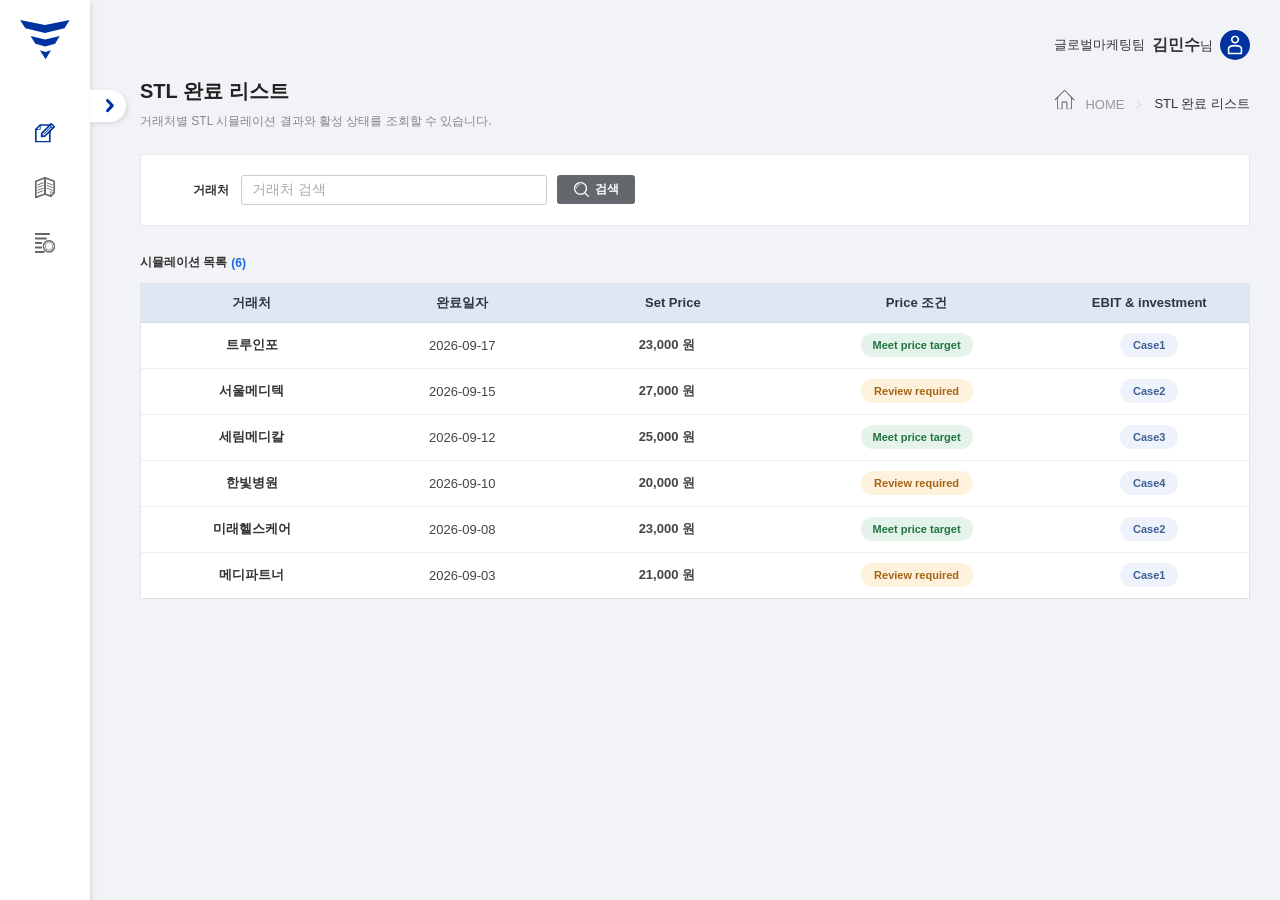
<file: fmc6.html>
<!DOCTYPE html>
<html lang="ko">
<head>
    <meta charset="UTF-8">
    <meta name="viewport" content="width=device-width, initial-scale=1.0">

    <title>STL 완료 리스트</title>

    <style>
        * {
            box-sizing: border-box;
        }

        html,
        body {
            margin: 0;
            padding: 0;
        }

        body {
            font-family: "Malgun Gothic", "맑은 고딕", Arial, sans-serif;
            font-size: 13px;
            color: #333;
            background: #f5f6f9;
        }

        button,
        input {
            font-family: inherit;
        }


        /* =========================================================
           Layout
        ========================================================= */

        .page {
            width: 100%;
            min-height: 100vh;
            padding: 30px 36px;
        }

        .page-title {
            margin-bottom: 26px;
        }

        .page-title h2 {
            margin: 0 0 8px;
            font-size: 20px;
            font-weight: 700;
            color: #222;
        }

        .page-title p {
            margin: 0;
            font-size: 12px;
            color: #888;
        }


        /* =========================================================
           검색 영역
        ========================================================= */

        .search-panel {
            margin-bottom: 28px;
            padding: 20px 24px;
            background: #fff;
            border: 1px solid #e6e8ec;
        }

        .search-row {
            display: flex;
            align-items: center;
            justify-content: space-between;
            gap: 28px;
            flex-wrap: wrap;
        }

        .search-item {
            display: flex;
            align-items: center;
            gap: 12px;
            min-width: 0;
        }

        .search-item.status {
            width: 330px;
        }

        .search-item.customer {
            width: 470px;
        }

        .search-label {
            flex: 0 0 64px;
            color: #333;
            font-size: 12px;
            font-weight: 700;
            white-space: nowrap;
            text-align: right;
        }


        /* =========================================================
           상태 버튼
        ========================================================= */

        .status-buttons,
        .customer-search-wrap {
            flex: 1;
            min-width: 0;
        }

        .status-buttons {
            display: flex;
            gap: 8px;
        }

        .status-btn {
            flex: 1;
            min-width: 68px;
            height: 34px;
            padding: 0 16px;
            border: 1px solid #cbd2dc;
            border-radius: 4px;
            background: #fff;
            color: #444;
            font-size: 12px;
            font-weight: 600;
            cursor: pointer;
            transition: .15s;
        }

        .status-btn:hover {
            border-color: #1769e0;
            color: #1769e0;
        }

        .status-btn.active {
            border: 2px solid #1769e0;
            background: #f6f9ff;
            color: #0759c7;
            font-weight: 700;
        }


        /* =========================================================
           거래처 검색
        ========================================================= */

        .customer-search-wrap {
            display: flex;
        }

        input[type="text"] {
            width: 100%;
            height: 34px;
            padding: 0 10px;
            border: 1px solid #d5d9df;
            border-radius: 3px;
            background: #fff;
            color: #444;
            font-size: 12px;
            outline: none;
        }

        input[type="text"]:focus {
            border-color: #367bd8;
        }

        .search-button {
            flex: 0 0 78px;
            height: 29px;
            margin-left: 10px;
            padding: 0 12px;
            border: 0;
            border-radius: 3px;
            background: #64676c;
            color: #fff;

            display: flex;
            align-items: center;
            justify-content: center;
            gap: 6px;

            cursor: pointer;
            font-size: 12px;
            font-weight: 600;
        }

        .search-button img {
            width: 15px;
            height: 15px;
            object-fit: contain;
        }

        .search-button:hover {
            background: #484b50;
        }


        /* =========================================================
           결과 영역
        ========================================================= */

        .result-header {
            display: flex;
            align-items: center;
            margin-bottom: 12px;
            font-size: 12px;
            font-weight: 700;
        }

        .result-count {
            margin-left: 4px;
            color: #1769e0;
        }


        /* =========================================================
           Table
        ========================================================= */

        .grid-wrap {
            overflow-x: auto;
            border: 1px solid #e1e3e7;
            background: #fff;
        }

        table {
            width: 100%;
            min-width: 750px;
            border-collapse: collapse;
            table-layout: fixed;
        }

        thead th {
            height: 38px;
            padding: 0 10px;
            background: #dfe7f5;
            color: #30343b;
            font-size: 13px;
            font-weight: 700;
            text-align: center;
            border-bottom: 1px solid #d7dce4;
        }

        tbody td {
            height: 46px;
            padding: 0 12px;
            border-bottom: 1px solid #eceef1;
            color: #444;
            font-size: 13px;
            text-align: center;
            white-space: nowrap;
            overflow: hidden;
            text-overflow: ellipsis;
        }

        tbody tr:hover {
            background: #f3f3f3;
        }

        tbody tr:last-child td {
            border-bottom: 0;
        }

        .customer-cell {
            font-weight: 600;
            color: #333;
        }

        .price-cell {
            padding-right: 24px;
            font-weight: 600;
            text-align: center;
        }


        /* =========================================================
           Badge
        ========================================================= */

        .condition-badge,
        .case-badge {
            display: inline-flex;
            align-items: center;
            justify-content: center;
            height: 24px;
            padding: 0 10px;
            border-radius: 12px;
            font-size: 11px;
            font-weight: 700;
        }

        .condition-badge {
            min-width: 112px;
        }

        .condition-meet {
            color: #237341;
            background: #e5f4ea;
        }

        .condition-review {
            color: #a36418;
            background: #fff2dc;
        }

        .case-badge {
            min-width: 58px;
            color: #3d5f91;
            background: #eef3fb;
        }


        /* =========================================================
           활성/비활성
        ========================================================= */

        .toggle-wrap {
            display: flex;
            align-items: center;
            justify-content: center;
            gap: 8px;
        }

        .toggle {
            position: relative;
            width: 32px;
            height: 18px;
            padding: 0;
            border: 1px solid #c9cdd2;
            border-radius: 10px;
            background: #f1f2f3;
            cursor: pointer;
            transition: .15s;
        }

        .toggle::after {
            content: "";
            position: absolute;
            top: 2px;
            left: 2px;
            width: 12px;
            height: 12px;
            border-radius: 50%;
            background: #c6c9ce;
            transition: .15s;
        }

        .toggle.on {
            border-color: #1765df;
            background: #f7faff;
        }

        .toggle.on::after {
            left: 16px;
            background: #0759c7;
        }

        .toggle-text {
            min-width: 28px;
            color: #777;
            font-size: 11px;
            font-weight: 600;
        }

        .toggle-text.on {
            color: #0759c7;
        }


        /* =========================================================
           비고
        ========================================================= */

        .quote-btn {
            min-width: 64px;
            height: 28px;
            padding: 0 14px;
            border: 1px solid #cbd2dc;
            border-radius: 3px;
            background: #fff;
            color: #444;
            font-size: 11px;
            font-weight: 700;
            cursor: pointer;
        }

        .quote-btn:hover {
            border-color: #1769e0;
            color: #1769e0;
            background: #f7faff;
        }


        /* =========================================================
           데이터 없음
        ========================================================= */

        .no-data {
            height: 100px !important;
            color: #999 !important;
            text-align: center !important;
        }


        /* =========================================================
           Sales Mode
           영업 사용자는 관리자 전용 항목 숨김
        ========================================================= */

        body.sales-mode .admin-only {
            display: none !important;
        }

        body.sales-mode col.admin-only-col {
            display: none;
        }

        /*
         * 영업 모드에서는 5개 열만 표시되므로
         * 각 열의 폭을 다시 지정
         */
        body.sales-mode col.col-customer {
            width: 20% !important;
        }

        body.sales-mode col.col-date {
            width: 18% !important;
        }

        body.sales-mode col.col-price {
            width: 20% !important;
        }

        body.sales-mode col.col-condition {
            width: 24% !important;
        }

        body.sales-mode col.col-ebit {
            width: 18% !important;
        }


        /* =========================================================
           Responsive
        ========================================================= */

        @media (max-width: 900px) {

            .page {
                padding: 20px;
            }

            .search-row {
                gap: 15px;
            }

            .search-item.status,
            .search-item.customer {
                width: 100%;
            }

            .search-label {
                flex-basis: 64px;
                text-align: left;
            }

        }
    </style>


    <link rel="stylesheet" href="css/base.css">
    <link rel="stylesheet" href="css/components.css">
    <link rel="stylesheet" href="css/layout.css">
    <link rel="stylesheet" href="common.css">

    <script src="common-layout.js" defer></script>
</head>

<body>

<div class="page">

    <!-- =========================================================
         제목
    ========================================================= -->

    <div class="page-title">
        <h2>STL 완료 리스트</h2>
        <p>거래처별 STL 시뮬레이션 결과와 활성 상태를 조회할 수 있습니다.</p>
    </div>


    <!-- =========================================================
         검색
    ========================================================= -->

    <div class="search-panel">

        <div class="search-row">

            <!-- 관리자 전용 상태 검색 -->
            <div class="search-item status admin-only">

                <div class="search-label">
                    상태
                </div>

                <div class="status-buttons">

                    <button
                        type="button"
                        class="status-btn active"
                        data-status="전체">
                        전체
                    </button>

                    <button
                        type="button"
                        class="status-btn"
                        data-status="활성">
                        활성
                    </button>

                    <button
                        type="button"
                        class="status-btn"
                        data-status="비활성">
                        비활성
                    </button>

                </div>

            </div>


            <!-- 거래처 검색 -->
            <div class="search-item customer">

                <div class="search-label">
                    거래처
                </div>

                <div class="customer-search-wrap">

                    <input
                        type="text"
                        id="customerFilter"
                        placeholder="거래처 검색">

                    <button
                        type="button"
                        class="search-button"
                        id="customerSearchBtn">

                        <img
                            src="/images/common/ico_search_white.svg"
                            alt="">

                        <span>검색</span>

                    </button>

                </div>

            </div>

        </div>

    </div>


    <!-- =========================================================
         결과
    ========================================================= -->

    <div class="result-header">
        시뮬레이션 목록
        <span
            class="result-count"
            id="resultCount">
            (0)
        </span>
    </div>


    <!-- =========================================================
         목록
    ========================================================= -->

    <div class="grid-wrap">

        <table>

            <colgroup>

                <col
                    class="col-customer"
                    style="width:14%">

                <col
                    class="col-date"
                    style="width:14%">

                <col
                    class="col-price"
                    style="width:14%">

                <col
                    class="col-condition"
                    style="width:14%">

                <col
                    class="col-ebit"
                    style="width:14%">

                <col
                    class="admin-only-col"
                    style="width:11%">

                <col
                    class="admin-only-col"
                    style="width:10%">

            </colgroup>


            <thead>

                <tr>

                    <th>
                        거래처
                    </th>

                    <th>
                        완료일자
                    </th>

                    <th>
                        Set Price
                    </th>

                    <th>
                        Price 조건
                    </th>

                    <th>
                        EBIT &amp; investment
                    </th>

                    <th class="admin-only">
                        활성/비활성
                    </th>

                    <th class="admin-only">
                        비고
                    </th>

                </tr>

            </thead>


            <tbody id="simulationTableBody">
            </tbody>

        </table>

    </div>

</div>


<script>
    /* =========================================================
       로그인 모드

       admin : 관리자
       sales : 영업
    ========================================================= */

    const fmcMode =
        sessionStorage.getItem("fmcLoginMode") === "admin"
            ? "admin"
            : "sales";

    const isSalesMode =
        fmcMode === "sales";


    /*
     * 영업 사용자
     */
    if (isSalesMode) {

        document.body.classList.add(
            "sales-mode"
        );

    }


    /* =========================================================
       임시 데이터
    ========================================================= */

    const simulationData = [

        {
            id: 1,
            customer: "트루인포",
            completedDate: "2026-09-17",
            setPrice: 23000,
            priceCondition: "Meet price target",
            ebitCase: "Case1",
            active: true
        },

        {
            id: 2,
            customer: "서울메디텍",
            completedDate: "2026-09-15",
            setPrice: 27000,
            priceCondition: "Review required",
            ebitCase: "Case2",
            active: false
        },

        {
            id: 3,
            customer: "세림메디칼",
            completedDate: "2026-09-12",
            setPrice: 25000,
            priceCondition: "Meet price target",
            ebitCase: "Case3",
            active: true
        },

        {
            id: 4,
            customer: "한빛병원",
            completedDate: "2026-09-10",
            setPrice: 20000,
            priceCondition: "Review required",
            ebitCase: "Case4",
            active: false
        },

        {
            id: 5,
            customer: "미래헬스케어",
            completedDate: "2026-09-08",
            setPrice: 23000,
            priceCondition: "Meet price target",
            ebitCase: "Case2",
            active: true
        },

        {
            id: 6,
            customer: "메디파트너",
            completedDate: "2026-09-03",
            setPrice: 21000,
            priceCondition: "Review required",
            ebitCase: "Case1",
            active: false
        }

    ];


    /* =========================================================
       변수
    ========================================================= */

    let selectedStatus =
        "전체";


    const tbody =
        document.getElementById(
            "simulationTableBody"
        );


    const count =
        document.getElementById(
            "resultCount"
        );


    const customerFilter =
        document.getElementById(
            "customerFilter"
        );


    /* =========================================================
       금액 Format
    ========================================================= */

    function formatPrice(value) {

        return (
            Number(value)
                .toLocaleString("ko-KR")
            + " 원"
        );

    }


    /* =========================================================
       목록 조회
    ========================================================= */

    function renderTable() {

        const keyword =
            customerFilter
                .value
                .trim()
                .toLowerCase();


        const filtered =
            simulationData.filter(item => {


                /*
                 * 영업 사용자는 상태 검색 자체가 없으므로
                 * 상태 조건을 적용하지 않음
                 */
                const statusOk =
                    isSalesMode
                        ? true
                        : (
                            selectedStatus === "전체"

                            || (
                                selectedStatus === "활성"
                                && item.active
                            )

                            || (
                                selectedStatus === "비활성"
                                && !item.active
                            )
                        );


                const customerOk =
                    keyword === ""

                    || item.customer
                        .toLowerCase()
                        .includes(keyword);


                return (
                    statusOk
                    && customerOk
                );

            });


        /*
         * 건수
         */
        count.textContent =
            `(${filtered.length})`;


        /*
         * 초기화
         */
        tbody.innerHTML = "";


        /*
         * 데이터 없음
         */
        if (filtered.length === 0) {

            const columnCount =
                isSalesMode
                    ? 5
                    : 7;


            tbody.innerHTML = `
                <tr>
                    <td
                        colspan="${columnCount}"
                        class="no-data">
                        조회된 시뮬레이션 내역이 없습니다.
                    </td>
                </tr>
            `;

            return;

        }


        /*
         * Row 생성
         */
        filtered.forEach(item => {


            const tr =
                document.createElement(
                    "tr"
                );


            const conditionClass =
                item.priceCondition
                === "Meet price target"
                    ? "condition-meet"
                    : "condition-review";


            /*
             * 공통 5개 열
             */
            let html = `

                <td class="customer-cell">
                    ${item.customer}
                </td>

                <td>
                    ${item.completedDate}
                </td>

                <td class="price-cell">
                    ${formatPrice(item.setPrice)}
                </td>

                <td>
                    <span
                        class="condition-badge ${conditionClass}">
                        ${item.priceCondition}
                    </span>
                </td>

                <td>
                    <span class="case-badge">
                        ${item.ebitCase}
                    </span>
                </td>

            `;


            /*
             * 관리자일 때만
             * 활성/비활성 + 비고 추가
             */
            if (!isSalesMode) {

                html += `

                    <td>

                        <div class="toggle-wrap">

                            <button
                                type="button"
                                class="toggle ${item.active ? "on" : ""}"
                                data-id="${item.id}">
                            </button>

                            <span
                                class="toggle-text ${item.active ? "on" : ""}">

                                ${
                                    item.active
                                        ? "활성"
                                        : "비활성"
                                }

                            </span>

                        </div>

                    </td>


                    <td>

                        <button
                            type="button"
                            class="quote-btn"
                            data-id="${item.id}">
                            견적
                        </button>

                    </td>

                `;

            }


            tr.innerHTML =
                html;


            tbody.appendChild(
                tr
            );

        });


        /*
         * 관리자 버튼 Event
         */
        if (!isSalesMode) {

            bindAdminButtons();

        }

    }


    /* =========================================================
       관리자 전용 Event
    ========================================================= */

    function bindAdminButtons() {


        /*
         * 활성 / 비활성
         */
        document
            .querySelectorAll(
                ".toggle"
            )
            .forEach(button => {


                button.onclick =
                    function () {


                        const id =
                            Number(
                                this.dataset.id
                            );


                        const item =
                            simulationData.find(
                                row => row.id === id
                            );


                        if (!item) {
                            return;
                        }


                        item.active =
                            !item.active;


                        renderTable();

                    };

            });


        /*
         * 견적
         */
        document
            .querySelectorAll(
                ".quote-btn"
            )
            .forEach(button => {


                button.onclick =
                    function () {


                        const id =
                            Number(
                                this.dataset.id
                            );


                        const item =
                            simulationData.find(
                                row => row.id === id
                            );


                        if (!item) {
                            return;
                        }


                        const templateById = {
                        1: "5008",
                        2: "6008",
                        3: "4008",
                        4: "5008",
                        5: "6008",
                        6: "4008"
                    };

                    const estimateItem = {
                        id: item.id,
                        customer: item.customer,
                        date: item.completedDate,
                        template: templateById[item.id] || "5008",
                        to: item.customer,
                        cc: "",
                        from: "",
                        content: "인공신장기 임대 및 소모품 견적의 건",
                        note: ""
                    };

                    sessionStorage.setItem(
                        "selectedSimulation",
                        JSON.stringify(estimateItem)
                    );

                    sessionStorage.removeItem("selectedEstimate");

                    location.href =
                        `estimate-detail.html?simulationId=${encodeURIComponent(item.id)}&template=${encodeURIComponent(estimateItem.template)}`;

                    };

            });

    }


    /* =========================================================
       상태 Filter
       관리자만 실제 화면에서 사용
    ========================================================= */

    document
        .querySelectorAll(
            ".status-btn"
        )
        .forEach(button => {


            button.addEventListener(
                "click",
                function () {


                    document
                        .querySelectorAll(
                            ".status-btn"
                        )
                        .forEach(item => {

                            item.classList.remove(
                                "active"
                            );

                        });


                    this.classList.add(
                        "active"
                    );


                    selectedStatus =
                        this.dataset.status;


                    renderTable();

                }
            );

        });


    /* =========================================================
       거래처 검색
    ========================================================= */

    document
        .getElementById(
            "customerSearchBtn"
        )
        .addEventListener(
            "click",
            renderTable
        );


    customerFilter.addEventListener(
        "keydown",
        function (event) {

            if (event.key === "Enter") {

                renderTable();

            }

        }
    );


    /* =========================================================
       최초 조회
    ========================================================= */

    renderTable();

</script>

</body>
</html>
</file>
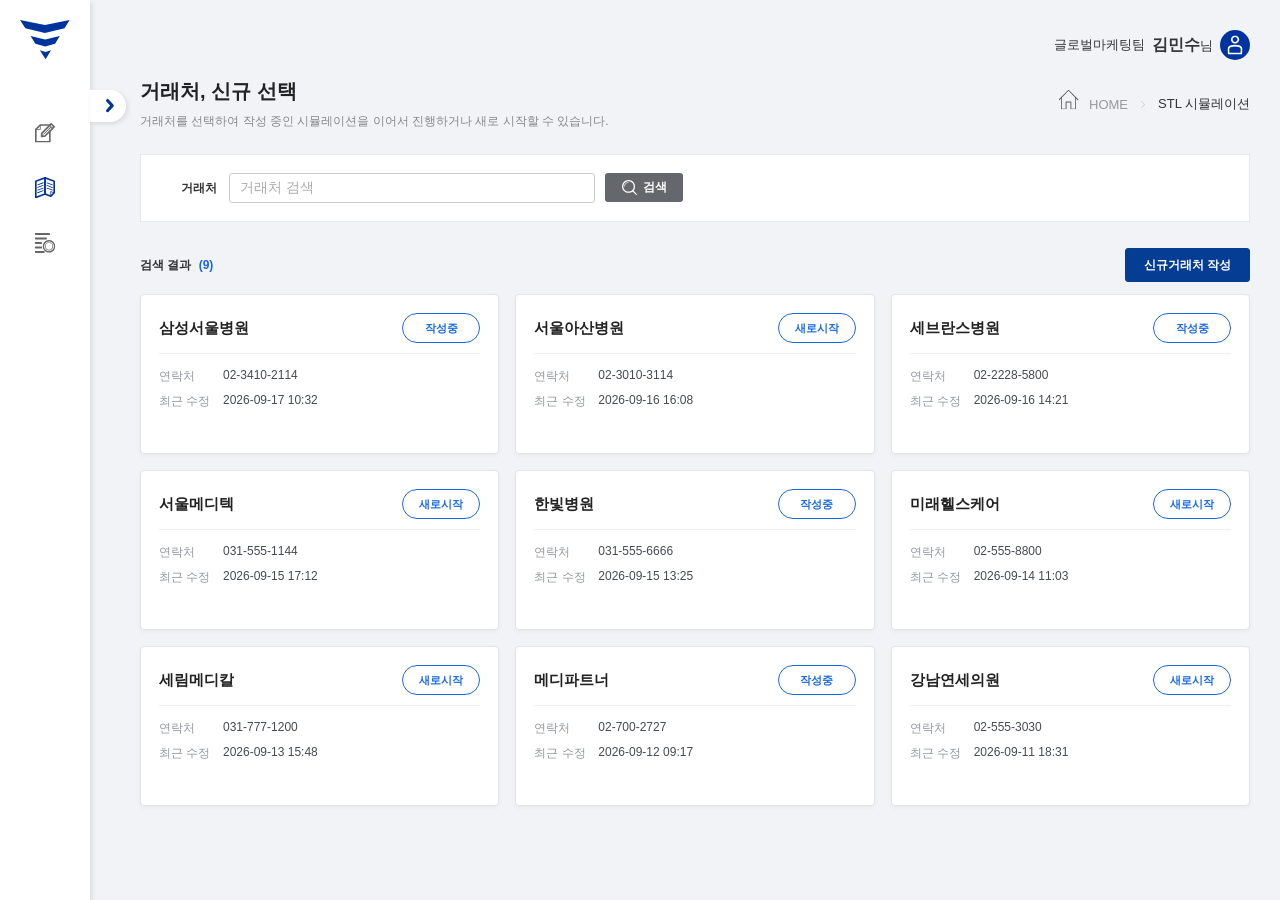
<file: fmc7.html>
<!DOCTYPE html>
<html lang="ko">
<head>
<meta charset="UTF-8">
<meta name="viewport" content="width=device-width, initial-scale=1.0">
<title>거래처, 신규 선택</title>

<style>
*{box-sizing:border-box}
html,body{margin:0;padding:0}
body{
    font-family:"Malgun Gothic","맑은 고딕",Arial,sans-serif;
    font-size:13px;
    color:#333;
    background:#f5f6f9;
}
button,input,select{font-family:inherit}

:root{
    --primary:#0b48b9;
    --primary-hover:#083b98;
    --border:#e2e5e9;
    --muted:#888;
}

/* =========================================================
   Layout
========================================================= */
.page{
    width:100%;
    min-height:100vh;
    padding:30px 36px 40px;
}

.page-title{
    margin-bottom:24px;
}

.page-title h2{
    margin:0 0 8px;
    font-size:20px;
    font-weight:700;
    color:#222;
}

.page-title p{
    margin:0;
    font-size:12px;
    color:#888;
}

/* =========================================================
   검색 영역
========================================================= */
.search-panel{
    margin-bottom:26px;
    padding:18px 22px;
    border:1px solid #e6e8ec;
    background:#fff;
}

.search-row{
    display:flex;
    align-items:center;
    gap:24px;
    flex-wrap:wrap;
}

.search-item{
    display:flex;
    align-items:center;
    gap:12px;
}

.search-label{
    min-width:54px;
    font-size:12px;
    font-weight:700;
    color:#333;
    text-align:right;
    white-space:nowrap;
}

select,
input[type="text"],
input[type="number"]{
    height:34px;
    padding:0 10px;
    border:1px solid #d5d9df;
    border-radius:3px;
    background:#fff;
    color:#444;
    font-size:12px;
    outline:none;
}

select:focus,
input:focus{
    border-color:#367bd8;
}

.search-item.customer{
    width:520px;
}

.customer-search-wrap{
    flex:1;
    display:flex;
    min-width:0;
}

.customer-search-wrap input{
    width:100%;
}

.search-button{
    flex:0 0 78px;
    height:29px;
    margin-left:10px;
    padding:0 12px;
    border:0;
    border-radius:3px;
    background:#64676c;
    color:#fff;
    display:flex;
    align-items:center;
    justify-content:center;
    gap:6px;
    cursor:pointer;
    font-size:12px;
    font-weight:600;
}

.search-button img{
    width:15px;
    height:15px;
    object-fit:contain;
}

.search-button:hover{
    background:#484b50;
}

/* =========================================================
   결과 헤더
========================================================= */
.result-header{
    display:flex;
    align-items:center;
    justify-content:space-between;
    margin-bottom:12px;
}

.result-title{
    font-size:12px;
    font-weight:700;
}

.result-count{
    margin-left:4px;
    color:#1769e0;
}

.new-start-btn{
    min-width:112px;
    height:34px;
    padding:0 18px;
    border:1px solid #043d93;
    border-radius:3px;
    background:#043d93;
    color:#fff;
    font-size:12px;
    font-weight:700;
    cursor:pointer;
}

.new-start-btn:hover{
    background:#063c95;
}

/* =========================================================
   카드 3열
========================================================= */
.card-grid{
    display:grid;
    grid-template-columns:repeat(3,minmax(0,1fr));
    gap:16px;
}

.customer-card{
    min-height:160px;
    padding:18px 18px 16px;
    border:1px solid #e1e4e8;
    border-radius:4px;
    background:#fff;
    box-shadow:0 2px 5px rgba(0,0,0,.04);
    display:flex;
    flex-direction:column;
    transition:border-color .15s ease,box-shadow .15s ease,transform .15s ease;
}

.customer-card:hover{
    border-color:#cbd4e2;
    box-shadow:0 4px 12px rgba(33,53,85,.08);
    transform:translateY(-1px);
}

.card-top{
    display:flex;
    align-items:center;
    justify-content:space-between;
    gap:14px;
    margin-bottom:10px;
}

.customer-name{
    margin:0;
    font-size:15px;
    font-weight:700;
    color:#222;
    overflow:hidden;
    text-overflow:ellipsis;
    white-space:nowrap;
}

.card-divider{
    height:1px;
    margin:0 0 14px;
    background:#eceef1;
}

.card-action-top{
    flex:0 0 auto;
    min-width:78px;
    height:30px;
    padding:0 14px;
    border:1px solid #1769e0;
    border-radius:100px;
    background:#fff;
    color:#1769e0;
    font-size:11px;
    font-weight:700;
    cursor:pointer;
    transition:background .15s ease,border-color .15s ease;
}

.card-action-top:hover{
    border: 2px solid #1769e0;
    background: #e9f1ff;
    color: #0759c7;
    font-weight: 700;

}

.card-info{
    display:grid;
    grid-template-columns:64px 1fr;
    row-gap:8px;
    margin-bottom:18px;
    font-size:12px;
}

.info-label{
    color:#92979e;
}

.info-value{
    color:#454a51;
    overflow:hidden;
    text-overflow:ellipsis;
    white-space:nowrap;
}



.no-data{
    grid-column:1/-1;
    height:130px;
    display:flex;
    align-items:center;
    justify-content:center;
    border:1px solid #e1e3e7;
    background:#fff;
    color:#999;
}

/* =========================================================
   Popup
========================================================= */
.modal-overlay{
    display:none;
    position:fixed;
    inset:0;
    z-index:9999;
    align-items:center;
    justify-content:center;
    padding:20px;
    background:rgba(0,0,0,.46);
}

.modal-overlay.show{
    display:flex;
}

.modal{
    width:560px;
    max-width:100%;
    background:#fff;
    border:1px solid #9fa3aa;
    box-shadow:0 8px 25px rgba(0,0,0,.18);
    animation:modalOpen .14s ease-out;
}

@keyframes modalOpen{
    from{opacity:0;transform:translateY(-8px)}
    to{opacity:1;transform:translateY(0)}
}

.modal-header{
    height:48px;
    padding:0 20px;
    border-bottom:1px solid #e5e5e5;
    display:flex;
    align-items:center;
    justify-content:space-between;
}

.modal-title{
    font-size:14px;
    font-weight:700;
    color:#222;
}

.modal-close{
    width:30px;
    height:30px;
    padding:0;
    border:0;
    background:transparent;
    color:#555;
    font-size:22px;
    cursor:pointer;
}

.modal-body{
    padding:24px 28px 28px;
}

.modal-grid{
    display:grid;
    grid-template-columns:1fr 1fr;
    gap:20px 18px;
}

.modal-field{
    display:flex;
    flex-direction:column;
    gap:8px;
    min-width:0;
}

.modal-label{
    font-size:12px;
    font-weight:700;
    color:#333;
}

.modal-field input{
    width:100%;
}

.modal-field input[readonly]{
    background:#f5f5f5;
    color:#777;
}

.modal-footer{
    display:flex;
    height:48px;
}

.modal-action{
    flex:1;
    border:0;
    color:#fff;
    font-size:13px;
    font-weight:700;
    cursor:pointer;
}

.close-btn{
    background:#666;
}
.close-btn:hover{
    background:#555;
}

.register-btn{
    background:#043d93;
}
.register-btn:hover{
    background:#063c95;
}

@media(max-width:980px){
    .card-grid{
        grid-template-columns:repeat(2,minmax(0,1fr));
    }
}

@media(max-width:700px){
    .page{
        padding:20px;
    }

    .search-item.customer{
        min-width:100%;
    }

    .card-grid{
        grid-template-columns:1fr;
    }

    .modal-grid{
        grid-template-columns:1fr;
    }
}
</style>
    <link rel="stylesheet" href="css/base.css">
    <link rel="stylesheet" href="css/components.css">
    <link rel="stylesheet" href="css/layout.css">
    <link rel="stylesheet" href="common.css">

    <style id="fmc7-hospital-popup-style">
    /* 신규거래처 작성 팝업 전용. 기존 화면 스타일에 영향을 주지 않도록 모두 fmc7-hospital-* 범위로 제한 */
    #fmc7HospitalOverlay{
        display:none;
        position:fixed;
        inset:0;
        z-index:30000;
        align-items:center;
        justify-content:center;
        padding:20px;
        background:rgba(0,0,0,.32);
    }
    #fmc7HospitalOverlay.is-open{display:flex;}

    #fmc7HospitalOverlay .fmc7-hospital-popup{
        width:580px;
        max-width:calc(100vw - 40px);
        background:#fff;
        border-radius:12px;
        overflow:hidden;
        box-shadow:0 8px 26px rgba(0,0,0,.22);
        font-family:"Malgun Gothic","맑은 고딕",Arial,sans-serif;
    }

    #fmc7HospitalOverlay .fmc7-hospital-head{
        position:relative;
        height:70px;
        margin: 24px 38px 0px 38px;
        display:flex;
        align-items:center;
        justify-content:center;
        background:#fff url("images/common/bg_hospital.png") center center / 100% 100% no-repeat;
    }

    #fmc7HospitalOverlay .fmc7-hospital-title{
        margin:0;
        padding:0;
        color:#0645a5;
        font-size:31px;
        line-height:1;
        font-weight:900;
        letter-spacing:-2px;
    }

    #fmc7HospitalOverlay .fmc7-hospital-body{
        padding:31px 42px 28px;
        background:#fff;
    }

    #fmc7HospitalOverlay .fmc7-hospital-field-full{
    grid-column:1 / -1;
    }

    #fmc7HospitalOverlay .fmc7-hospital-grid{
        display:grid;
        grid-template-columns:minmax(0,1fr) minmax(0,1fr);
        column-gap:23px;
        row-gap:17.5px;
    }

    #fmc7HospitalOverlay .fmc7-hospital-field{min-width:0;}

    #fmc7HospitalOverlay .fmc7-hospital-label{
        display:block;
        margin:0 0 7px;
        padding:0;
        color:#111;
        font-size:13px;
        line-height:18px;
        font-weight:700;
    }

    #fmc7HospitalOverlay .fmc7-hospital-input,
    #fmc7HospitalOverlay .fmc7-hospital-select{
        all:unset;
        box-sizing:border-box;
        display:block;
        width:100%;
        height:30px;
        padding:0 10px;
        border:1px solid #d0d3d8;
        border-radius:3px;
        background:#fff;
        color:#555;
        font-family:"Malgun Gothic","맑은 고딕",Arial,sans-serif;
        font-size:13px;
        line-height:28px;
    }

    #fmc7HospitalOverlay .fmc7-hospital-input:focus,
    #fmc7HospitalOverlay .fmc7-hospital-select:focus{border-color:#1769e0;}

    #fmc7HospitalOverlay .fmc7-hospital-select-wrap{position:relative;}
    #fmc7HospitalOverlay .fmc7-hospital-select{
        cursor:pointer;
        padding-right:34px;
        appearance:none;
        -webkit-appearance:none;
    }
    #fmc7HospitalOverlay .fmc7-hospital-select-wrap:after{
        content:"";
        position:absolute;
        right:12px;
        top:10px;
        width:7px;
        height:7px;
        border-right:1px solid #999;
        border-bottom:1px solid #999;
        transform:rotate(45deg);
        pointer-events:none;
    }

    #fmc7HospitalOverlay .fmc7-hospital-confirm{
        display:flex;
        align-items:center;
        gap:10px;
        margin-top:50px;
    }

    #fmc7HospitalOverlay .fmc7-hospital-check{
        appearance:none;
        -webkit-appearance:none;
        width:23px;
        height:23px;
        margin:0;
        border:1px solid #aeb5c0;
        border-radius:4px;
        background:#fff;
        cursor:pointer;
        position:relative;
        flex:0 0 23px;
    }
    #fmc7HospitalOverlay .fmc7-hospital-check:checked{
        border-color:#0646aa;
        background:#0646aa;
    }
    #fmc7HospitalOverlay .fmc7-hospital-check:checked:after{
        content:"";
        position:absolute;
        left:7px;
        top:3px;
        width:6px;
        height:11px;
        border:solid #fff;
        border-width:0 2px 2px 0;
        transform:rotate(45deg);
    }

    #fmc7HospitalOverlay .fmc7-hospital-confirm-label{
        margin:0;
        padding:0;
        color:#222;
        font-size:14px;
        line-height:23px;
        cursor:pointer;
    }

    #fmc7HospitalOverlay .fmc7-hospital-footer{
        display:flex;
        width:100%;
        height:40px;
    }

    #fmc7HospitalOverlay .fmc7-hospital-btn{
        all:unset;
        box-sizing:border-box;
        flex:1 1 50%;
        height:40px;
        color:#fff;
        text-align:center;
        font-family:"Malgun Gothic","맑은 고딕",Arial,sans-serif;
        font-size:14px;
        line-height:40px;
        font-weight:700;
        cursor:pointer;
    }
    #fmc7HospitalOverlay .fmc7-hospital-close{background:#6d6d6d;}
    #fmc7HospitalOverlay .fmc7-hospital-submit{background:#0645b5;}
    #fmc7HospitalOverlay .fmc7-hospital-close:hover{background:#5b5b5b;}
    #fmc7HospitalOverlay .fmc7-hospital-submit:hover{background:#053c9c;}

    @media(max-width:650px){
        #fmc7HospitalOverlay{padding:12px;}
        #fmc7HospitalOverlay .fmc7-hospital-popup{width:100%;}
        #fmc7HospitalOverlay .fmc7-hospital-grid{grid-template-columns:1fr;}
        #fmc7HospitalOverlay .fmc7-hospital-confirm{margin-top:36px;}
        #fmc7HospitalOverlay .fmc7-hospital-title{font-size:26px;}
    }
    </style>
    <script src="common-layout.js" defer></script>
</head>

<body>

<div class="page">

    <div class="page-title">
        <h2>거래처, 신규 선택</h2>
        <p>거래처를 선택하여 작성 중인 시뮬레이션을 이어서 진행하거나 새로 시작할 수 있습니다.</p>
    </div>

    <div class="search-panel">
        <div class="search-row">

            <div class="search-item customer">
                <div class="search-label">거래처</div>

                <div class="customer-search-wrap">
                    <input
                        type="text"
                        id="customerFilter"
                        placeholder="거래처 검색"
                    >

                    <button
                        type="button"
                        class="search-button"
                        id="customerSearchBtn"
                    >
                        <img src="/images/common/ico_search_white.svg" alt="">
                        <span>검색</span>
                    </button>
                </div>
            </div>

        </div>
    </div>

    <div class="result-header">

        <div class="result-title">
            검색 결과
            <span class="result-count" id="resultCount">(0)</span>
        </div>

        <!-- 요청대로 우선 버튼만 생성 -->
        <button
            type="button"
            class="new-start-btn"
            id="globalNewStartBtn">
            신규거래처 작성
        </button>

    </div>

    <div class="card-grid" id="customerCardGrid"></div>

</div>

<!-- =========================================================
     카드 작성중 / 새로시작 Popup
========================================================= -->
<div class="modal-overlay" id="modalOverlay">

    <div class="modal">

        <div class="modal-header">
            <div class="modal-title" id="modalTitle">거래처 정보</div>

            <button
                type="button"
                class="modal-close"
                id="modalClose">
                ×
            </button>
        </div>

        <div class="modal-body">

            <div class="modal-grid">

                <div class="modal-field">
                    <label class="modal-label">거래처</label>
                    <input
                        type="text"
                        id="modalCustomerName"
                        readonly
                    >
                </div>

                <div class="modal-field">
                    <label class="modal-label">SAP No</label>
                    <input
                        type="text"
                        id="modalSapNo"
                        readonly
                    >
                </div>

                <div class="modal-field">
                    <label class="modal-label">Contract DSO(일)</label>
                    <input
                        type="text"
                        id="modalContractDso"
                        min="0"
                    >
                </div>

                <div class="modal-field">
                    <label class="modal-label">Actual DSO(일)</label>
                    <input
                        type="text"
                        id="modalActualDso"
                        min="0"
                    >
                </div>

                <div class="modal-field">
                    <label class="modal-label">FxRate</label>
                    <input
                        type="text"
                        id="modalFxRate"
                        inputmode="numeric"
                        pattern="[0-9]*"
                    >
                </div>

            </div>

        </div>

        <div class="modal-footer">
            <button
                type="button"
                class="modal-action close-btn"
                id="closeBtn">
                닫기
            </button>

            <button
                type="button"
                class="modal-action register-btn"
                id="registerBtn">
                등록
            </button>
        </div>

    </div>

</div>


<!-- =========================================================
     신규거래처 작성 전용 팝업
     기존 modal 구조와 완전히 분리
========================================================= -->
<div id="fmc7HospitalOverlay" aria-hidden="true">
    <div class="fmc7-hospital-popup" role="dialog" aria-modal="true" aria-labelledby="fmc7HospitalTitle">

        <div class="fmc7-hospital-head">
            <h2 class="fmc7-hospital-title" id="fmc7HospitalTitle">병원 정보</h2>
        </div>

        <div class="fmc7-hospital-body">
            <div class="fmc7-hospital-grid">

                <!-- 고객명 : 2열 전체 -->
                <div class="fmc7-hospital-field fmc7-hospital-field-full">
                    <label
                        class="fmc7-hospital-label"
                        for="fmc7NewCustomerName">
                        거래처명
                    </label>

                    <input
                        class="fmc7-hospital-input"
                        id="fmc7NewCustomerName"
                        type="text"
                        placeholder="거래처명을 입력하세요">
                </div>


                <!-- 2번째 줄 왼쪽 -->
                <div class="fmc7-hospital-field">
                    <label
                        class="fmc7-hospital-label"
                        for="fmc7NewContractDso">
                        Contract DSO(일)
                    </label>

                    <input
                        class="fmc7-hospital-input"
                        id="fmc7NewContractDso"
                        type="text">
                </div>


                <!-- 2번째 줄 오른쪽 -->
                <div class="fmc7-hospital-field">
                    <label
                        class="fmc7-hospital-label"
                        for="fmc7NewActualDso">
                        Actual DSO(일)
                    </label>

                    <input
                        class="fmc7-hospital-input"
                        id="fmc7NewActualDso"
                        type="text">
                </div>


                <!-- 3번째 줄 왼쪽만 -->
                <div class="fmc7-hospital-field">
                    <label
                        class="fmc7-hospital-label"
                        for="fmc7NewFxRate">
                        FX rate
                    </label>

                    <input
                        class="fmc7-hospital-input"
                        id="fmc7NewFxRate"
                        type="text">
                </div>
            </div>

            <div class="fmc7-hospital-confirm">
                <input class="fmc7-hospital-check" id="fmc7NewConfirm" type="checkbox">
                <label class="fmc7-hospital-confirm-label" for="fmc7NewConfirm">거래처 등록은 추후에 추가하시기 바랍니다.</label>
            </div>
        </div>

        <div class="fmc7-hospital-footer">
            <button class="fmc7-hospital-btn fmc7-hospital-close" id="fmc7HospitalCloseBtn" type="button">취소</button>
            <button class="fmc7-hospital-btn fmc7-hospital-submit" id="fmc7HospitalRegisterBtn" type="button">등록</button>
        </div>

    </div>
</div>

<script>
const customerData = [
    {
        id:1,
        customer:"삼성서울병원",
        type:"종합병원",
        sapNo:"1234569788",
        phone:"02-3410-2114",
        modified:"2026-09-17 10:32",
        progress:true,
        contractDso:45,
        actualDso:39,
        fxRate:1380
    },
    {
        id:2,
        customer:"서울아산병원",
        type:"종합병원",
        sapNo:"920209324",
        phone:"02-3010-3114",
        modified:"2026-09-16 16:08",
        progress:false,
        contractDso:"",
        actualDso:"",
        fxRate:""
    },
    {
        id:3,
        customer:"세브란스병원",
        type:"종합병원",
        sapNo:"1234569844",
        phone:"02-2228-5800",
        modified:"2026-09-16 14:21",
        progress:true,
        contractDso:60,
        actualDso:52,
        fxRate:1381
    },
    {
        id:4,
        customer:"서울메디텍",
        type:"기타",
        sapNo:"1234569871",
        phone:"031-555-1144",
        modified:"2026-09-15 17:12",
        progress:false,
        contractDso:"",
        actualDso:"",
        fxRate:""
    },
    {
        id:5,
        customer:"한빛병원",
        type:"병원",
        sapNo:"1234569910",
        phone:"031-555-6666",
        modified:"2026-09-15 13:25",
        progress:true,
        contractDso:30,
        actualDso:28,
        fxRate:1379
    },
    {
        id:6,
        customer:"미래헬스케어",
        type:"기타",
        sapNo:"1234569955",
        phone:"02-555-8800",
        modified:"2026-09-14 11:03",
        progress:false,
        contractDso:"",
        actualDso:"",
        fxRate:""
    },
    {
        id:7,
        customer:"세림메디칼",
        type:"기타",
        sapNo:"1234570011",
        phone:"031-777-1200",
        modified:"2026-09-13 15:48",
        progress:false,
        contractDso:"",
        actualDso:"",
        fxRate:""
    },
    {
        id:8,
        customer:"메디파트너",
        type:"기타",
        sapNo:"1234570057",
        phone:"02-700-2727",
        modified:"2026-09-12 09:17",
        progress:true,
        contractDso:40,
        actualDso:35,
        fxRate:1378
    },
    {
        id:9,
        customer:"강남연세의원",
        type:"의원",
        sapNo:"1234570102",
        phone:"02-555-3030",
        modified:"2026-09-11 18:31",
        progress:false,
        contractDso:"",
        actualDso:"",
        fxRate:""
    }
];

let selectedCustomerId = null;
let selectedAction = "";

const customerCardGrid = document.getElementById("customerCardGrid");
const resultCount = document.getElementById("resultCount");
const customerFilter = document.getElementById("customerFilter");
const modalOverlay = document.getElementById("modalOverlay");
const modalTitle = document.getElementById("modalTitle");
const modalCustomerName = document.getElementById("modalCustomerName");
const modalSapNo = document.getElementById("modalSapNo");
const modalContractDso = document.getElementById("modalContractDso");
const modalActualDso = document.getElementById("modalActualDso");
const modalFxRate = document.getElementById("modalFxRate");

/* FxRate는 소수점 없이 정수만 입력 */
modalFxRate.addEventListener("input", function(){
    this.value = this.value.replace(/[^0-9]/g, "");
});

function renderCards(){

    const keyword =
        customerFilter.value
            .trim()
            .toLowerCase();

const filtered =
        customerData.filter(item => {

            const matchCustomer =
                keyword === ""
                || item.customer
                    .toLowerCase()
                    .includes(keyword);

            return matchCustomer;
        });

    resultCount.textContent = `(${filtered.length})`;
    customerCardGrid.innerHTML = "";

    if(filtered.length === 0){

        customerCardGrid.innerHTML = `
            <div class="no-data">
                조회된 거래처가 없습니다.
            </div>
        `;

        return;
    }

    filtered.forEach(item => {

    const card = document.createElement("div");

    card.className = "customer-card";
    card.style.cursor = "pointer";

    card.addEventListener("click", function(){
        window.location.href = "fmc9.html";
    });

        card.innerHTML = `
            <div class="card-top">
                <h3 class="customer-name" title="${item.customer}">
                    ${item.customer}
                </h3>

                <button
                    type="button"
                    class="card-action-top"
                    data-id="${item.id}"
                    data-action="${item.progress ? "작성중" : "새로시작"}">
                    ${item.progress ? "작성중" : "새로시작"}
                </button>
            </div>

            <div class="card-divider"></div>

            <div class="card-info">
                <div class="info-label">연락처</div>
                <div class="info-value">${item.phone}</div>

                <div class="info-label">최근 수정</div>
                <div class="info-value">${item.modified}</div>
            </div>
        `;

        customerCardGrid.appendChild(card);
    });

    bindCardButtons();
}

function bindCardButtons(){

    document
        .querySelectorAll(".card-action-top")
        .forEach(button => {

            button.addEventListener("click", function(e){

                e.stopPropagation();

                const id = Number(this.dataset.id);
                const action = this.dataset.action;

                openModal(id, action);
            });
        });
}

function openModal(id, action){

    const record =
        customerData.find(item => item.id === id);

    if(!record) return;

    selectedCustomerId = id;
    selectedAction = action;

    modalTitle.textContent =
        action === "작성중"
            ? "작성 중인 거래처 정보"
            : "신규 거래처 시작";

    modalCustomerName.value = record.customer;
    modalSapNo.value = record.sapNo;

    if(action === "작성중"){
        modalContractDso.value = record.contractDso;
        modalActualDso.value = record.actualDso;
        const fxRateNumber =
            Number(String(record.fxRate).replace(/,/g, ""));

        modalFxRate.value =
            Number.isFinite(fxRateNumber)
                ? Math.trunc(fxRateNumber)
                : "";
    }else{
        modalContractDso.value = "";
        modalActualDso.value = "";
        modalFxRate.value = "";
    }

    modalOverlay.classList.add("show");
}

function closeModal(){

    modalOverlay.classList.remove("show");

    selectedCustomerId = null;
    selectedAction = "";
}

document
    .getElementById("modalClose")
    .addEventListener("click", closeModal);

document
    .getElementById("closeBtn")
    .addEventListener("click", closeModal);

modalOverlay.addEventListener("click", function(e){

    if(e.target === modalOverlay){
        closeModal();
    }
});

document.addEventListener("keydown", function(e){

    if(
        e.key === "Escape"
        && modalOverlay.classList.contains("show")
    ){
        closeModal();
    }
});

document
    .getElementById("registerBtn")
    .addEventListener("click", function(){

        const record =
            customerData.find(
                item => item.id === selectedCustomerId
            );

        if(!record) return;

        if(modalContractDso.value === ""){
            alert("Contract DSO(일)를 입력해주세요.");
            modalContractDso.focus();
            return;
        }

        if(modalActualDso.value === ""){
            alert("Actual DSO(일)를 입력해주세요.");
            modalActualDso.focus();
            return;
        }

        if(modalFxRate.value.trim() === ""){
            alert("FxRate를 입력해주세요.");
            modalFxRate.focus();
            return;
        }

        record.contractDso = modalContractDso.value;
        record.actualDso = modalActualDso.value;
        record.fxRate =
            parseInt(modalFxRate.value, 10);

        /*
          실제 등록 API 호출 위치.
          새로시작인 경우 등록 후 작성중 상태로 바꾸는 데모 처리.
        */
        record.progress = true;
        record.modified = "2026-09-17 15:20";

        closeModal();
        renderCards();
    });

document
    .getElementById("customerSearchBtn")
    .addEventListener("click", renderCards);

customerFilter.addEventListener("keydown", function(e){

    if(e.key === "Enter"){
        renderCards();
    }
});

/* =========================================================
   신규거래처 작성 팝업
   기존 화면/기존 modal 동작은 건드리지 않음
========================================================= */
const fmc7HospitalOverlay =
    document.getElementById("fmc7HospitalOverlay");

const fmc7NewCustomerName =
    document.getElementById("fmc7NewCustomerName");

const fmc7NewContractDso =
    document.getElementById("fmc7NewContractDso");

const fmc7NewActualDso =
    document.getElementById("fmc7NewActualDso");

const fmc7NewFxRate =
    document.getElementById("fmc7NewFxRate");
const fmc7NewConfirm = document.getElementById("fmc7NewConfirm");

function openFmc7HospitalPopup(){

    fmc7NewCustomerName.value = "";
    fmc7NewContractDso.value = "";
    fmc7NewActualDso.value = "";
    fmc7NewFxRate.value = "";

    fmc7HospitalOverlay.classList.add("is-open");
    fmc7HospitalOverlay.setAttribute("aria-hidden", "false");

    document.body.style.overflow = "hidden";

    // setTimeout(function(){
    //     fmc7NewCustomerName.focus();
    // }, 0);
}

function closeFmc7HospitalPopup(){
    fmc7HospitalOverlay.classList.remove("is-open");
    fmc7HospitalOverlay.setAttribute("aria-hidden", "true");
    document.body.style.overflow = "";
}

document
    .getElementById("globalNewStartBtn")
    .addEventListener("click", function(){
        openFmc7HospitalPopup();
    });

document
    .getElementById("fmc7HospitalCloseBtn")
    .addEventListener("click", closeFmc7HospitalPopup);

fmc7HospitalOverlay.addEventListener("click", function(e){
    if(e.target === fmc7HospitalOverlay){
        closeFmc7HospitalPopup();
    }
});

document.addEventListener("keydown", function(e){
    if(e.key === "Escape" && fmc7HospitalOverlay.classList.contains("is-open")){
        closeFmc7HospitalPopup();
    }
});

document
    .getElementById("fmc7HospitalRegisterBtn")
    .addEventListener("click", function(){

        const customerName = fmc7NewCustomerName.value.trim();
        const sapNo = fmc7NewSapNo.value.trim();
        const contractDso = fmc7NewContractDso.value.trim();
        const actualDso = fmc7NewActualDso.value.trim();

        if(customerName === ""){
            alert("고객명을 입력해주세요.");
            fmc7NewCustomerName.focus();
            return;
        }

        if(sapNo === ""){
            alert("SAP No를 입력해주세요.");
            fmc7NewSapNo.focus();
            return;
        }

        if(contractDso === ""){
            alert("Contract DSO(일)를 입력해주세요.");
            fmc7NewContractDso.focus();
            return;
        }

        if(actualDso === ""){
            alert("Actual DSO(일)를 입력해주세요.");
            fmc7NewActualDso.focus();
            return;
        }

        if(!fmc7NewConfirm.checked){
            alert("입력한 고객 및 기본정보 확인에 체크해주세요.");
            fmc7NewConfirm.focus();
            return;
        }

        const now = new Date();
        const pad = value => String(value).padStart(2, "0");
        const modified =
            now.getFullYear() + "-"
            + pad(now.getMonth() + 1) + "-"
            + pad(now.getDate()) + " "
            + pad(now.getHours()) + ":"
            + pad(now.getMinutes());

        const newId = customerData.length
            ? Math.max(...customerData.map(item => item.id)) + 1
            : 1;

        customerData.unshift({
            id:newId,
            customer:customerName,
            type:fmc7NewHospitalType.value || "기타",
            sapNo:sapNo,
            phone:"-",
            modified:modified,
            progress:true,
            contractDso:Number(contractDso),
            actualDso:Number(actualDso),
            fxRate:""
        });

        closeFmc7HospitalPopup();
        renderCards();
    });

renderCards();
</script>

</body>
</html>
</file>
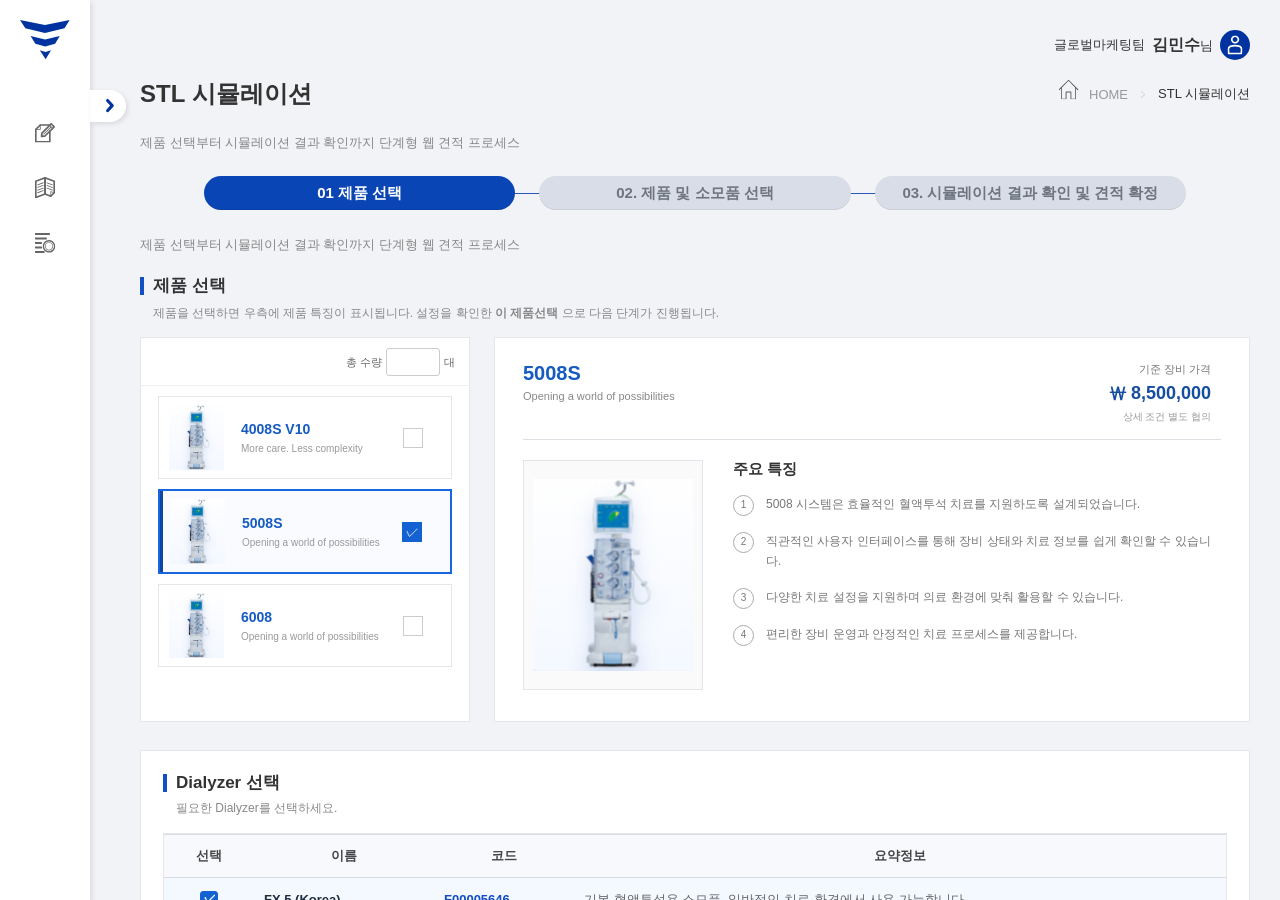
<file: fmc9.html>
<!DOCTYPE html>
<html lang="ko">
<head>
<meta charset="UTF-8">
<meta name="viewport" content="width=device-width, initial-scale=1.0">
<title>STL 시뮬레이션</title>

<style>
* {
    box-sizing: border-box;
}

html, body {
    margin: 0;
    padding: 0;
    font-family: "Pretendard", "Noto Sans KR", Arial, sans-serif;
    background: #f5f6f8;
    color: #222;
}

button {
    font-family: inherit;
}

/* =========================
   상단
========================= */
.top-area {
    display: flex;
    justify-content: space-between;
    align-items: flex-start;
    margin-bottom: 20px;
}

.page-title {
    font-size: 24px;
    font-weight: 700;
    margin-bottom: 10px;
}

.page-desc {
    font-size: 13px;
    color: #888;
}

.user-area {
    text-align: right;
    font-size: 12px;
}

.user-name {
    font-weight: 600;
    margin-bottom: 22px;
}

.breadcrumb {
    color: #999;
}

.breadcrumb strong {
    color: #333;
}

/* =========================
   Step
========================= */
.step-title-area {
    display: flex;
    align-items: center;
    justify-content: space-between;
    margin-bottom: 8px;
}

.step-title {
    display: flex;
    align-items: center;
    gap: 9px;
    font-size: 17px;
    font-weight: 700;
}

.step-title::before {
    content: "";
    display: block;
    width: 4px;
    height: 18px;
    background: #124ec4;
}

.step-description {
    margin: 0 0 15px 13px;
    font-size: 12px;
    color: #888;
}

/* =========================
   메인 선택 영역
========================= */
.product-layout {
    display: grid;
    grid-template-columns: 330px minmax(500px, 1fr);
    gap: 24px;
    height: 385px;
}

/* =========================
   왼쪽 제품 목록
========================= */
.product-list-panel {
    background: #fff;
    border: 1px solid #e4e6ea;
    overflow-y: auto;
    padding: 17px;
}

.product-item {
    position: relative;
    display: grid;
    grid-template-columns: 72px 1fr 56px;
    align-items: center;
    min-height: 83px;
    margin-bottom: 10px;
    padding: 8px 10px;
    background: #fff;
    border: 1px solid #e4e6ea;
    cursor: pointer;
    transition: all .18s ease;
}

.product-item:hover {
    border-color: #86a9ec;
    background: #f8fbff;
}

.product-item.selected {
    border: 2px solid #1765df;
    background: #f9fbff;
}

.product-item.active {
    box-shadow: inset 3px 0 0 #0d47a1;
}

.product-thumb {
    width: 55px;
    height: 65px;
    object-fit: contain;
    display: block;
}

.product-thumb-placeholder {
    width: 55px;
    height: 65px;
    border: 1px solid #e2e5e9;
    background: linear-gradient(145deg, #f9fafc, #e8edf3);
    display: flex;
    align-items: center;
    justify-content: center;
    color: #8793a1;
    font-size: 9px;
}

.product-list-info {
    min-width: 0;
}

.product-list-name {
    color: #155bc1;
    font-size: 14px;
    font-weight: 700;
    margin-bottom: 6px;
}

.product-list-subtitle {
    font-size: 10px;
    color: #999;
    white-space: nowrap;
    overflow: hidden;
    text-overflow: ellipsis;
}

/* 체크박스 */
.check-box {
    width: 20px;
    height: 20px;
    border: 1px solid #ccc;
    background: #fff;
    display: flex;
    align-items: center;
    justify-content: center;
    color: #fff;
    font-size: 13px;
}

.product-item.selected .check-box {
    border-color: #1461d2;
    background: #1461d2;
}

.product-item.selected .check-box::after {
    content: "✓";
}

/* 제품 선택 우측: 체크 + 수량 */
.product-select-control {
    display: flex;
    flex-direction: column;
    align-items: center;
    justify-content: center;
    gap: 4px;
}

.product-qty-label {
    margin-top: 2px;
    font-size: 9px;
    color: #777;
    line-height: 1;
}

.product-qty {
    width: 25px;
    height: 25px;
    padding: 0 4px;
    border: 1px solid #cfd5dd;
    border-radius: 4px;
    background: #fff;
    color: #333;
    font-size: 11px;
    text-align: center;
    outline: none;
}

.product-qty:focus {
    border-color: #1765df;
    box-shadow: 0 0 0 1px rgba(23, 101, 223, .12);
}

.product-qty:disabled {
    background: #f3f4f6;
    border-color: #e1e4e8;
    color: #aaa;
    cursor: not-allowed;
}

/* 제품 목록 상단 총 수량 */
.product-list-summary {
    position: sticky;
    top: -17px;
    z-index: 5;
    display: flex;
    justify-content: flex-end;
    align-items: center;
    gap: 4px;
    margin: -17px -17px 10px;
    padding: 10px 14px 9px;
    background: #fff;
    border-bottom: 1px solid #eceff3;
    color: #666;
    font-size: 11px;
}

.product-list-summary strong {
    color: #124ec4;
    font-size: 14px;
}

.product-list-summary .product-total-qty {
    width: 54px;
    height: 28px;
    font-size: 12px;
}

.product-list-summary .product-total-qty.qty-error {
    border: 1px solid #e53935;
    box-shadow: 0 0 0 1px rgba(229, 57, 53, .12);
    background: #fffafa;
}

/* =========================
   오른쪽 상세
========================= */
.product-detail-panel {
    background: #fff;
    border: 1px solid #e4e6ea;
    padding: 24px 28px;
    overflow-y: auto;
}

.detail-header {
    display: flex;
    justify-content: space-between;
    align-items: flex-start;
    gap: 30px;
    padding-bottom: 15px;
    margin-bottom: 20px;
    border-bottom: 1px solid #dcdfe3;
}

.detail-heading {
    min-width: 0;
}

.detail-name {
    color: #155bc1;
    font-size: 20px;
    font-weight: 800;
    margin-bottom: 5px;
}

.detail-subtitle {
    font-size: 11px;
    color: #888;
}

.detail-body {
    display: grid;
    grid-template-columns: 180px 1fr;
    gap: 30px;
}

.detail-image-box {
    width: 100%;
    min-height: 230px;
    border: 1px solid #e2e5e9;
    background: #fafafa;
    display: flex;
    align-items: center;
    justify-content: center;
}

.detail-image {
    max-width: 90%;
    max-height: 220px;
    object-fit: contain;
}

.detail-image-fallback {
    text-align: center;
    color: #999;
    font-size: 12px;
}

.price-area {
    flex: 0 0 auto;
    min-width: 220px;
    text-align: right;
    padding-right: 10px;
}

.price-label {
    font-size: 11px;
    color: #777;
}

.price {
    margin-top: 4px;
    font-size: 18px;
    color: #154e9f;
    font-weight: 800;
}

.vat {
    font-size: 10px;
    color: #999;
    margin-top: 5px;
}

.feature-title {
    font-size: 15px;
    font-weight: 700;
    margin-bottom: 16px;
}

.feature-list {
    list-style: none;
    padding: 0;
    margin: 0;
    counter-reset: feature;
}

.feature-list li {
    position: relative;
    padding-left: 33px;
    margin-bottom: 17px;
    font-size: 12px;
    line-height: 1.65;
    color: #777;
}

.feature-list li::before {
    counter-increment: feature;
    content: counter(feature);
    position: absolute;
    left: 0;
    top: 0;
    width: 19px;
    height: 19px;
    border: 1px solid #aaa;
    border-radius: 50%;
    text-align: center;
    line-height: 17px;
    color: #777;
    font-size: 10px;
}

/* =========================
   다음 버튼
========================= */
.button-area {
    display: flex;
    justify-content: flex-end;
    margin-top: 18px;
}

.btn-next {
    border: 0;
    background: #0648ae;
    color: #fff;
    min-width: 120px;
    height: 44px;
    cursor: pointer;
    font-weight: 700;
    font-size: 14px;
    margin-top: -55px;
    border-radius: 6px;
}

.btn-next:hover {
    background: #043d93;
}

.btn-next span {
    margin-left: 22px;
}

/* =========================
   두 번째 페이지
========================= */
#page2 {
    display: none;
}

.step2-top-area {
    margin-bottom: 20px;
}

.step2-title-row {
    display: flex;
    align-items: center;
    justify-content: space-between;
    margin-bottom: 14px;
}

.step2-title {
    display: flex;
    align-items: center;
    gap: 9px;
    font-size: 17px;
    font-weight: 700;
}

.step2-title::before {
    content: "";
    width: 4px;
    height: 18px;
    background: #124ec4;
}

.btn-prev-top {
    border: 1px solid #d4d9e1;
    background: #fff;
    color: #555;
    min-width: 120px;
    height: 44px;
    padding: 0 18px;
    border-radius: 6px;
    cursor: pointer;
    font-size: 14px;
    font-weight: 600;
}

.btn-prev-top:hover {
    border-color: #9eb6df;
    background: #f8fbff;
    color: #124ec4;
}

.btn-prev-top span {
    margin-right: 18px;
    font-size: 18px;
}

.step2-layout {
    display: grid;
    grid-template-columns: minmax(640px, 1fr) 320px;
    gap: 18px;
    align-items: stretch;
    min-height: 480px;
}

.factor-panel,
.estimate-panel {
    background: #fff;
    border: 1px solid #dfe4eb;
}

.factor-panel {
    position: relative;
    max-height: 600px;
    overflow-y: auto;
    padding: 18px 20px;
}

.estimate-panel {
    max-height: 600px;
    overflow-y: auto;
    padding: 18px 18px;
}

.factor-section + .factor-section {
    margin-top: 18px;
    padding-top: 18px;
    border-top: 1px solid #e7ebf0;
}

.factor-section-title,
.estimate-title {
    position: relative;
    margin-bottom: 16px;
    padding-left: 12px;
    font-size: 14px;
    font-weight: 700;
    color: #222;
}

.factor-section-title::before,
.estimate-title::before {
    content: "";
    position: absolute;
    left: 0;
    top: 5px;
    width: 5px;
    height: 5px;
    background: #124ec4;
}

.factor-grid {
    display: grid;
    grid-template-columns: repeat(4, minmax(120px, 1fr));
    gap: 16px 24px;
}

/* Price Premium Factor: 20% / 20% / 40% / 20% */
.factor-grid.premium-grid {
    grid-template-columns: 1fr 1fr 2fr 1fr;
}

.factor-grid.premium-grid .factor-field:nth-child(3) .factor-control-row {
    flex-wrap: nowrap;
}

.factor-grid.premium-grid .factor-field:nth-child(3) .factor-toggle {
    flex: 1 1 auto;
}

.factor-grid.discount-grid {
    grid-template-columns: repeat(3, minmax(150px, 1fr));
}

.factor-field {
    min-width: 0;
}

.factor-label {
    display: block;
    margin-bottom: 7px;
    font-size: 11px;
    font-weight: 600;
    color: #333;
}

.factor-control-row {
    display: flex;
    gap: 6px;
    flex-wrap: wrap;
}

.factor-amount {
    min-height: 16px;
    margin-top: 5px;
    font-size: 10px;
    font-weight: 700;
    color: #e54b4b;
    line-height: 1.2;
}

.factor-toggle {
    min-width: 42px;
    max-width: 80px;
    height: 30px;
    padding: 0 11px;
    border: 1px solid #cfd6df;
    border-radius: 4px;
    background: #fff;
    color: #555;
    cursor: pointer;
    font-size: 11px;
}

.factor-toggle.wide {
    min-width: 72px;
}

.factor-toggle.active {
    border-color: #1765df;
    box-shadow: inset 0 0 0 1px #1765df;
    color: #155bc1;
    background: #f7faff;
    font-weight: 700;
}

.factor-select,
.factor-input {
    width: 100%;
    height: 32px;
    padding: 0 10px;
    border: 1px solid #cfd6df;
    border-radius: 4px;
    background: #fff;
    color: #555;
    font-size: 11px;
    outline: none;
}

.factor-input[readonly] {
    background: #fafbfc;
    color: #555;
}

.machine-selection-list,
.dialyzer-selection-list {
    border-top: 1px solid #e5e9ee;
}

.machine-selection-row,
.dialyzer-selection-row {
    display: grid;
    align-items: center;
    gap: 12px;
    min-height: 36px;
    padding: 8px 6px;
    border-bottom: 1px solid #edf0f3;
    font-size: 11px;
}

.machine-selection-row {
    grid-template-columns: 1fr 100px;
}

.dialyzer-selection-row {
    grid-template-columns: 1fr 120px;
}

.machine-selection-name,
.dialyzer-selection-name {
    font-weight: 600;
    color: #333;
}

.machine-selection-qty {
    text-align: right;
    color: #155bc1;
    font-weight: 700;
}

.dialyzer-selection-code {
    text-align: right;
    color: #777;
}

.selection-empty {
    padding: 12px 6px;
    border-bottom: 1px solid #edf0f3;
    color: #999;
    font-size: 11px;
}

.step2-next-area {
    position: absolute;
    left: 0;
    right: 0;
    bottom: 0;
    display: flex;
    justify-content: center;
    padding: 12px 20px;
    background: rgba(255,255,255,.96);
    border-top: 1px solid #eef1f4;
}

.btn-step2-next {
    width: 150px;
    height: 34px;
    border: 0;
    background: #d7d7d7;
    color: #444;
    border-radius: 2px;
    cursor: pointer;
    font-size: 11px;
}

.btn-step2-next:hover {
    background: #c9c9c9;
}

/* 예상 가격 산출 */
.estimate-subtitle {
    margin-top: -8px;
    margin-bottom: 14px;
    font-size: 10px;
    color: #999;
}

.estimate-price-block {
    margin-bottom: 14px;
}

.estimate-price-label {
    margin-bottom: 4px;
    font-size: 10px;
    color: #555;
}

.estimate-price-line {
    display: flex;
    justify-content: space-between;
    align-items: baseline;
    gap: 8px;
}

.estimate-price {
    color: #0054b8;
    font-size: 19px;
    font-weight: 800;
}

.estimate-price.minimum {
    color: #00a297;
}

.estimate-eur {
    color: #999;
    font-size: 9px;
    white-space: nowrap;
}

.estimate-divider {
    margin: 13px 0;
    border-top: 1px solid #e5e8ed;
}

.estimate-factor-title {
    margin: 3px 0 6px;
    font-size: 11px;
    font-weight: 700;
    color: #333;
}

.estimate-factor-total {
    display: flex;
    justify-content: space-between;
    align-items: center;
    gap: 12px;
    padding: 9px 0 3px;
    font-size: 10px;
    color: #555;
}

.estimate-factor-total strong {
    color: #e54b4b;
    font-size: 11px;
    font-weight: 700;
}

.estimate-row {
    display: grid;
    grid-template-columns: 1fr auto;
    align-items: start;
    gap: 14px;
    min-height: 34px;
    padding: 7px 0;
    border-bottom: 1px solid #f0f2f5;
    font-size: 10px;
}

.estimate-row:last-child {
    border-bottom: 0;
}

.estimate-row-label {
    color: #777;
}

.estimate-row-value {
    max-width: 150px;
    text-align: right;
    color: #222;
    font-weight: 600;
    word-break: keep-all;
}

@media (max-width: 1100px) {
    .step2-layout {
        grid-template-columns: 1fr;
    }

    .estimate-panel {
        max-height: none;
    }

    .factor-grid,
    .factor-grid.premium-grid {
        grid-template-columns: repeat(2, minmax(150px, 1fr));
    }

    .factor-grid.discount-grid {
        grid-template-columns: repeat(2, minmax(150px, 1fr));
    }
}

/* =========================
   반응형
========================= */
@media (max-width: 900px) {
    .product-layout {
        grid-template-columns: 1fr;
        height: auto;
    }

    .product-list-panel {
        max-height: 300px;
    }

    .detail-body {
        grid-template-columns: 1fr;
    }

    .detail-header {
        flex-direction: column;
    }

    .price-area {
        width: 100%;
        min-width: 0;
        text-align: left;
        padding-right: 0;
    }
}


@media (max-width: 700px) {
    .step2-title-row {
        align-items: flex-start;
        gap: 12px;
    }

    .btn-prev-top {
        min-width: 90px;
        height: 38px;
    }

    .factor-grid,
    .factor-grid.premium-grid,
    .factor-grid.discount-grid {
        grid-template-columns: 1fr;
    }
}

/* =========================
   추가 소모품 선택 영역
========================= */
.supply-section {
    margin-top: 28px;
    background: #fff;
    border: 1px solid #e4e6ea;
    padding: 20px 22px;
}

.supply-header {
    display: flex;
    justify-content: space-between;
    align-items: flex-start;
    gap: 20px;
    margin-bottom: 16px;
}

.supply-title {
    display: flex;
    align-items: center;
    gap: 9px;
    font-size: 17px;
    font-weight: 700;
    margin-bottom: 6px;
}

.supply-title::before {
    content: "";
    display: block;
    width: 4px;
    height: 18px;
    background: #124ec4;
}

.supply-desc {
    font-size: 12px;
    color: #888;
    margin-left: 13px;
}

.supply-table-wrap {
    max-height: 450px;
    overflow-y: auto;
    overflow-x: auto;
    border: 1px solid #e4e6ea;
}

.supply-table {
    width: 100%;
    border-collapse: collapse;
    table-layout: fixed;
    border-top: 1px solid #d9dde3;
}

.supply-table thead th {
    background: #f7f9fc;
    color: #444;
    font-size: 13px;
    font-weight: 700;
    text-align: center;
    border-bottom: 1px solid #d9dde3;
    padding: 12px 10px;
}

.supply-table thead th {
    position: sticky;
    top: 0;
    z-index: 2;

    background: #f7f9fc;
    color: #444;
    font-size: 13px;
    font-weight: 700;
    text-align: center;
    border-bottom: 1px solid #d9dde3;
    padding: 12px 10px;
}
.supply-table tbody td {
    border-bottom: 1px solid #eceff3;
    padding: 12px 10px;
    font-size: 13px;
    color: #555;
    vertical-align: middle;
}

.supply-table tbody tr:hover {
    background: #f9fbff;
}

.supply-table tbody tr.selected-row {
    background: #f4f8ff;
}

.col-check {
    width: 90px;
}

.col-name {
    width: 180px;
}

.col-code {
    width: 140px;
}

.col-summary {
    width: auto;
}

.supply-check-wrap {
    display: flex;
    justify-content: center;
    align-items: center;
}

.supply-check {
    appearance: none;
    -webkit-appearance: none;
    width: 18px;
    height: 18px;
    border: 1px solid #b8c0cc;
    border-radius: 3px;
    background: #fff;
    cursor: pointer;
    position: relative;
}

.supply-check:checked {
    background: #1461d2;
    border-color: #1461d2;
}

.supply-check:checked::after {
    content: "✓";
    position: absolute;
    left: 3px;
    top: -1px;
    color: #fff;
    font-size: 12px;
    font-weight: 700;
}

.supply-name {
    font-weight: 600;
    color: #1f2d3d;
}

.supply-code {
    color: #124ec4;
    font-weight: 600;
}

.supply-summary {
    color: #666;
    line-height: 1.5;
}

@media (max-width: 900px) {
    .supply-header {
        flex-direction: column;
        align-items: flex-start;
    }
}

/* =========================
   PAGE 2 기기별 소모품 선택
========================= */
/* 선택 기계명: 섹션 제목과 구분되는 인라인 정보 헤더 */
.machine-supply-inner-title {
    display: inline-flex;
    align-items: center;
    gap: 7px;
    min-height: 40px;
    margin: 0 0 12px;
    color: #6f7b8b;
    line-height: 1;
    margin-left: 2px;
}

.machine-supply-inner-title .machine-title-name {
    color: #0a4fae;
    font-size: 24px;
    line-height: 1;
    font-weight: 800;
    letter-spacing: -0.2px;
}

.machine-supply-inner-title .machine-title-count {
    margin-left: 0;
    color: #3e4c60;
    font-size: 18px;
    line-height: 1;
    font-weight: 700;
}

.machine-supply-section {
    padding: 20px 36px 38px;
    margin-top: 0;
    background: #fff;
    border: 1px solid #dfe4eb;
}

/* 제품 및 소모품 선택 섹션 제목 */
.machine-supply-title {
    position: relative;
    margin: 0 0 18px;
    padding-left: 12px;
    color: #222;
    font-size: 17px;
    line-height: 1.2;
    font-weight: 700;
}

.machine-supply-title::before {
    content: "";
    position: absolute;
    left: 0;
    top: 2px;
    width: 4px;
    height: 18px;
    background: #124ec4;
}

.machine-config-card + .machine-config-card {
    margin-top: 50px;
}

/*
    선택 기계는 별도 대형 카드처럼 보이지 않도록 간결하게 정리합니다.
    기계명 바로 옆에 수량을 괄호로 표시합니다.
*/
.machine-summary-bar {
    position: relative;
    display: flex;
    align-items: center;
    width: 100%;
    min-height: 50px;
    margin-bottom: 0;
    padding: 11px 16px;
    background: #f7f9fc;
    border: 1px solid #d8e1ee;
    border-left: 4px solid #0a57c8;
    border-radius: 4px;
}

.machine-summary-main {
    min-width: 0;
    display: flex;
    align-items: baseline;
    gap: 14px;
}

.machine-summary-label {
    flex: 0 0 auto;
    color: #6f7b8b;
    font-size: 11px;
    font-weight: 700;
}

.machine-summary-name {
    min-width: 0;
    overflow: hidden;
    text-overflow: ellipsis;
    white-space: nowrap;
    color: #0a4fae;
    font-size: 18px;
    line-height: 1.2;
    font-weight: 800;
    letter-spacing: -0.2px;
}

.machine-summary-count {
    margin-left: 5px;
    color: #536176;
    font-size: 12px;
    font-weight: 700;
}

/* 선택 요약과 상세 영역 사이의 간격 */
.machine-summary-bar + .machine-total-wrap {
    margin-top: 10px;
}

.machine-summary-bar + .machine-config-body {
    margin-top: 0;
    padding-top: 16px;
    border-top: 0;
}

.machine-config-body {
    background: #fff;
}

.machine-consumable-block + .machine-consumable-block {
    margin-top: 30px;
}

.machine-consumable-heading {
    display: flex;
    align-items: center;
    justify-content: space-between;
    gap: 12px;
    margin-bottom: 10px;
    margin-top: 18px;
}

.machine-consumable-title {
    display: flex;
    align-items: center;
    gap: 9px;
    font-size: 15px;
    line-height: 1.25;
    font-weight: 800;
    color: #222;
}

.machine-consumable-title::before {
    content: "";
    display: block;
    width: 4px;
    height: 16px;
    background: #124ec4;
}

/* 표 상단 오른쪽 + 버튼 */
.circle-action-btn {
    display: inline-flex;
    align-items: center;
    justify-content: center;
    width: 28px;
    height: 28px;
    padding: 0;
    border: 1px solid #b9c3d0;
    border-radius: 50%;
    background: #fff;
    color: #155bc1;
    font-size: 19px;
    line-height: 1;
    cursor: pointer;
}

.circle-action-btn:hover {
    border-color: #1765df;
    background: #f7faff;
}

.machine-table-wrap {
    overflow-x: auto;
    border: 1px solid #e4e6ea;
}

.machine-consumable-table {
    width: 100%;
    min-width: 1172px;
    border-collapse: collapse;
    table-layout: fixed;
}

.machine-consumable-table thead th {
    height: 42px;
    background: #f5f7fa;
    color: #303846;
    font-size: 12px;
    font-weight: 800;
    text-align: center;
    border-bottom: 1px solid #cfd6df;
    padding: 11px 8px;
}

.machine-consumable-table tbody td {
    height: 48px;
    border-bottom: 1px solid #e8ecf1;
    padding: 10px 8px;
    font-size: 12px;
    color: #404854;
    vertical-align: middle;
}

.machine-consumable-table tbody tr:last-child td {
    border-bottom: 0;
}

.machine-col-name {
    width: 180px;
}

.machine-col-contract,
.machine-col-increase,
.machine-col-usage {
    width: 130px;
    text-align: right;
}

.machine-col-list,
.machine-col-cfp {
    width: 120px;
    text-align: right;
}

.machine-col-extra1,
.machine-col-extra2 {
    width: 90px;
    text-align: right;
}

.machine-col-action {
    width: 52px;
    text-align: center;
}

.machine-extra-value {
    text-align: right;
    color: #124ec4;
    font-size: 12px;
    font-weight: 800;
    white-space: nowrap;
}

.machine-item-name {
    color: #1f2d3d;
    font-size: 12px;
    font-weight: 700;
}

.machine-price-input {
    width: 100%;
    height: 34px;
    padding: 0 9px;
    border: 1px solid #b7bec8;
    border-radius: 3px;
    background: #fff;
    color: #222;
    font-size: 12px;
    font-weight: 600;
    text-align: right;
    outline: none;
}

.machine-usage-input {
    width: 100%;
    height: 34px;
    padding: 0 9px;
    border: 1px solid #b7bec8;
    border-radius: 3px;
    background: #fff;
    color: #222;
    font-size: 12px;
    font-weight: 600;
    text-align: right;
    outline: none;
}

.machine-readonly-price {
    text-align: right;
    color: #2f3742;
    font-size: 12px;
    font-weight: 700;
    white-space: nowrap;
}

/* 행 오른쪽에는 - 버튼만 */
.minus-row-btn {
    display: inline-flex;
    align-items: center;
    justify-content: center;
    width: 24px;
    height: 24px;
    padding: 0;
    border: 1px solid #c7cdd5;
    border-radius: 50%;
    background: #fff;
    color: #666;
    font-size: 16px;
    line-height: 1;
    cursor: pointer;
}

.minus-row-btn:hover {
    border-color: #d49a9a;
    color: #c75a5a;
    background: #fffafa;
}

.machine-total-wrap {
    margin-top: 6px;
    overflow-x: auto;
}

.machine-grand-total {
    display: grid;
    /*
        위 Dialyzer / Bloodline / Etc 테이블과 동일한 열 비율.
        수량 / Set Price는 낮은 요약 행으로 유지하되
        행 전체 외곽선만 표시합니다.
    */
    grid-template-columns:
        180fr
        130fr
        130fr
        130fr
        130fr
        120fr
        120fr
        90fr
        90fr
        52fr;
    align-items: stretch;
    width: 100%;
    min-width: 1172px;
    border: 1px solid #d7dde6;
    background: #fff;
    font-size: 11px;
    font-weight: 700;
    color: #333;
}

.machine-grand-total > div {
    display: flex;
    align-items: center;
    min-height: 36px;
    padding: 4px 10px;
    border-right: 0;
}

.machine-grand-total-label {
    color: #26313f;
    font-size: 12px;
    font-weight: 800;
    background: #f4f7fb;
}

.machine-grand-total-value2 {
    flex-direction: column;
    align-items: flex-end !important;
    justify-content: center !important;
    gap: 3px;
    margin-right: 0 !important;
    text-align: right;
}

.machine-qty-caption {
    color: #8a94a3;
    font-size: 9px;
    line-height: 1.1;
    font-weight: 600;
}

.machine-qty-number {
    color: #1f2d3d;
    font-size: 12px;
    line-height: 1.1;
    font-weight: 800;
}

.machine-grand-total > div:last-child {
    border-right: 0;
}

.machine-grand-total-value {
    justify-content: flex-end;
    color: #e54b4b;
    font-size: 12px;
    font-weight: 800;
    text-align: right;
}

.machine-grand-total-value2 {
    justify-content: flex-end;
    text-align: right;
    margin-right: 20px;
}

.machine-grand-total-usage {
    justify-content: flex-end;
    color: #e54b4b;
    font-size: 12px;
    font-weight: 800;
    text-align: right;
}

.machine-grand-total-empty {
    color: transparent;
}
.machine-empty-row {
    padding: 13px 10px !important;
    color: #999 !important;
    text-align: center;
}

@media (max-width: 900px) {
    .machine-supply-section {
        padding: 0 20px 30px;
    }
}

/* =========================
   PAGE 2 결과 요약
========================= */
.result-summary-section {
    margin-top: 20px;
    padding: 24px 28px 30px;
    background: #fff;
    border: 1px solid #dfe4eb;
}

.result-section-title {
    position: relative;
    margin-bottom: 18px;
    padding-left: 12px;
    font-size: 17px;
    font-weight: 700;
    color: #222;
    margin-top: 40px;
}

.result-section-title::before {
    content: "";
    position: absolute;
    left: 0;
    top: 4px;
    width: 4px;
    height: 16px;
    background: #124ec4;
}

.result-layout {
    display: grid;
    grid-template-columns: minmax(0, 2fr) minmax(0, 1fr);
    gap: 22px;
    align-items: stretch;
}

.result-card-area {
    min-width: 0;
}

.result-card-grid {
    display: grid;
    grid-template-columns: repeat(4, minmax(0, 1fr));
    gap: 12px;
}

.result-card {
    position: relative;
    min-height: 96px;
    padding: 15px 16px 15px 20px;
    border: 1px solid #e1e6ec;
    background: #fff;
    box-shadow: 0 1px 3px rgba(0,0,0,.03);
}

/* 카드 왼쪽 세로 파란 라인 */
.result-card::before {
    content: "";
    position: absolute;
    left: 0;
    top: 0;
    bottom: 0;
    width: 3px;
    background: #1765df;
}

/* Set Price 카드도 동일한 카드 디자인 사용 */
.result-card-emphasis {
    background: #fff;
    border-color: #e1e6ec;
}

.result-card-label {
    margin-bottom: 7px;
    color: #777;
    font-size: 10px;
    font-weight: 600;
}

.result-card-value {
    color: #154e9f;
    font-size: 18px;
    line-height: 1.35;
    font-weight: 800;
    word-break: keep-all;
}

.result-card-value.price-value {
    color: #124ec4;
}

/* 견적 검토 메모 */
.result-card-area {
    display: flex;
    flex-direction: column;
    min-width: 0;
}

.result-memo-panel {
    flex: 1;
    min-height: 330px;
    margin-top: 20px;
    padding: 18px 0px 0px;
    background: #fff;
    display: flex;
    flex-direction: column;
}

.result-memo-header {
    display: flex;
    align-items: flex-start;
    justify-content: space-between;
    gap: 20px;
    margin-bottom: 13px;
}

.result-memo-title {
    position: relative;
    padding-left: 11px;
    color: #222;
    font-size: 14px;
    font-weight: 700;
}

.result-memo-title::before {
    content: "";
    position: absolute;
    left: 0;
    top: 3px;
    width: 3px;
    height: 15px;
    background: #1765df;
}

.result-memo-desc {
    margin-top: 5px;
    padding-left: 11px;
    color: #999;
    font-size: 10px;
}

.result-memo-count {
    flex: 0 0 auto;
    color: #aaa;
    font-size: 10px;
}

.result-memo-textarea {
    flex: 1;
    width: 100%;
    min-height: 245px;
    padding: 14px 15px;
    resize: none;
    border: 1px solid #d7dce3;
    background: #fbfcfd;
    color: #333;
    font-family: inherit;
    font-size: 12px;
    line-height: 1.7;
    outline: none;
}

.result-memo-textarea::placeholder {
    color: #b2b8c0;
}

.result-memo-textarea:focus {
    border-color: #1765df;
    background: #fff;
    box-shadow: 0 0 0 1px rgba(23,101,223,.08);
}

/* 영수증 스타일 */
.result-receipt {
    position: relative;
    min-height: 100%;
    padding: 22px 24px 24px;
    background: #fff;
    border: 1px solid #d9dee5;
    box-shadow: 0 4px 14px rgba(0,0,0,.05);
}

.result-receipt::before,
.result-receipt::after {
    content: "";
    position: absolute;
    left: 14px;
    right: 14px;
    height: 1px;
    /* border-top: 1px dashed #cdd3db; */
}

.result-receipt::before {
    top: 10px;
}

.result-receipt::after {
    bottom: 10px;
}

.receipt-title {
    color: #222;
    font-size: 15px;
    font-weight: 800;
}

.receipt-subtitle {
    margin-top: 3px;
    color: #999;
    font-size: 10px;
}

.receipt-logo-area {
    display: flex;
    align-items: center;
    margin-top: 16px;
    margin-bottom: 12px;
    min-height: 34px;
}

.receipt-logo {
    display: block;
    width: 140px;
    max-width: 42%;
    height: auto;
    object-fit: contain;
}

.receipt-divider {
    margin: 16px 0;
    /* border-top: 1px dashed #d7dce3; */
}

.receipt-row {
    display: grid;
    grid-template-columns: 220px minmax(0, 1fr);
    gap: 14px;
    align-items: start;
    padding: 8px 0;
    border-bottom: 1px solid #f0f2f5;
    font-size: 13px;
}

.receipt-row span {
    color: #777;
}

.receipt-row strong {
    color: #333;
    text-align: right;
    font-weight: 700;
    word-break: keep-all;
    font-size: 12px;
}

.receipt-total {
    display: flex;
    justify-content: space-between;
    align-items: center;
    gap: 20px;
    padding: 5px 0 2px;
    color: #222;
    font-size: 13px;
    font-weight: 700;
}

.receipt-total strong {
    color: #124ec4;
    font-size: 20px;
    font-weight: 800;
}

/* Approval Matrix */
.approval-matrix-wrap {
    margin-top: 28px;
    padding-top: 22px;
    border-top: 1px solid #e3e7ec;
}

.approval-matrix-title {
    margin-bottom: 10px;
    font-size: 14px;
    font-weight: 700;
    color: #222;
}

.approval-table-scroll {
    width: 100%;
    overflow-x: auto;
}

.approval-table {
    width: 100%;
    min-width: 1120px;
    border-collapse: collapse;
    table-layout: fixed;
    background: #fff;
    font-size: 11px;
}

.approval-table th,
.approval-table td {
    border: 1px solid #9fa6ae;
    padding: 7px 8px;
    text-align: center;
    vertical-align: middle;
}

.approval-table thead th {
    background: #f7f9fc;
    color: #222;
    font-weight: 800;
}

.approval-table tbody td {
    color: #333;
}

.approval-table .approval-case-col {
    width: 180px;
}

.approval-table .approval-invest-col {
    width: 150px;
}

.approval-table .approval-ebit-col {
    width: 150px;
}

@media (max-width: 1100px) {
    .result-layout {
        grid-template-columns: 1fr;
    }
}

@media (max-width: 760px) {
    .result-summary-section {
        padding: 20px;
    }

    .result-card-grid {
        grid-template-columns: repeat(2, minmax(0, 1fr));
    }
}

@media (max-width: 520px) {
    .result-card-grid {
        grid-template-columns: 1fr;
    }
}


/* =========================
   연도별 Unit COP 상세
========================= */
.cop-detail-section{margin-top:22px}
.cop-toggle-bar{
    width:100%;min-height:42px;padding:0 16px;border:1px solid #d7dce3;border-radius:4px;
    background:#fff;color:#333;display:flex;align-items:center;justify-content:space-between;
    gap:16px;cursor:pointer;font-size:13px;font-weight:700;text-align:left;
    transition:border-color .15s ease,background .15s ease
}
.cop-toggle-bar:hover{border-color:#9eb6df;background:#f8fbff}
.cop-toggle-title{display:flex;align-items:center;gap:9px}
.cop-toggle-title::before{content:"";width:4px;height:16px;background:#124ec4;flex:0 0 auto}
.cop-toggle-arrow{
    display:inline-flex;
    align-items:center;
    justify-content:center;
    width:24px;
    height:24px;
    color:#124ec4;
    font-size:24px;
    font-family:Arial,sans-serif;
    font-weight:400;
    line-height:1;
    transform:rotate(90deg);
    transition:transform .18s ease;
}

.cop-toggle-bar[aria-expanded="true"] .cop-toggle-arrow{
    transform:rotate(-90deg);
}
.cop-detail-content{
    display:none;margin-top:2px;padding:18px;border:1px solid #e1e5ea;background:#fff
}
.cop-detail-content.open{display:block}
.cop-table-scroll{width:100%;overflow-x:auto;border:1px solid #e0e4e9}
.cop-table{
    width:100%;min-width:1860px;border-collapse:collapse;table-layout:fixed;background:#fff;font-size:11px
}
.cop-table th,.cop-table td{
    height:34px;padding:7px 8px;border-bottom:1px solid #eceff3;text-align:center;
    vertical-align:middle;white-space:nowrap
}
.cop-table thead th{background:#f7f9fc;color:#333;font-weight:700;border-bottom:1px solid #d9dde3}
.cop-table thead tr:first-child th{height:32px;background:#f2f5f9}
.cop-table tbody tr:hover td{background:#f9fbff}
.cop-table .cop-group-col{width:96px}
.cop-table .cop-name-col{width:150px}
.cop-table .cop-code-col{width:115px}
.cop-table .cop-price-col{width:105px}
.cop-table .cop-year-col{width:90px}
.cop-group-cell{
    background:#fff!important;color:#222;font-size:12px;
    font-weight:700;vertical-align:top!important;padding-top:12px!important
}
.cop-name{color:#333;font-weight:600;text-align:center!important}
.cop-code{color:#555;text-align:left!important}
.cop-number{text-align:right!important;font-variant-numeric:tabular-nums}
.cop-empty{color:#aaa}
.cop-table-scroll::-webkit-scrollbar{height:10px}
.cop-table-scroll::-webkit-scrollbar-thumb{background:#c7ccd3;border:2px solid #fff;border-radius:8px}
.cop-table-scroll::-webkit-scrollbar-track{background:#f5f6f8}

@media(max-width:760px){.cop-detail-content{padding:12px}}

/* =========================================================
   Excel 수익분석 상세 - Revenue / COGS / Profit / Margin / P&L
========================================================= */
.finance-year-table{
    min-width:1320px;
}
.finance-year-table .finance-total-col{
    width:110px;
}
.finance-year-table .finance-year-col{
    width:95px;
}
.finance-total-row td{
    background:#f7f9fc!important;
    border-top:2px solid #8f98a3;
    color:#222;
    font-weight:800;
}
.finance-percent{
    text-align:right!important;
    font-variant-numeric:tabular-nums;
}
.finance-subtitle{
    margin:0 0 10px;
    color:#333;
    font-size:12px;
    font-weight:700;
}
.finance-subtitle:not(:first-child){
    margin-top:22px;
}
.finance-pnl-table{
    min-width:1080px;
}
.finance-pnl-table .finance-item-col{
    width:180px;
}
.finance-pnl-table .finance-year-col{
    width:95px;
}
.finance-pnl-table .finance-total-col{
    width:120px;
}
.finance-investment-table{
    min-width:620px;
    max-width:820px;
}
.finance-investment-table .finance-item-col{
    width:260px;
}
.finance-investment-table .finance-value-col{
    width:180px;
}
.finance-emphasis-row td{
    background:#f7f9fc!important;
    border-top:2px solid #8f98a3;
    font-weight:800;
}



/* =========================================================
   영업 모드 3단계 Wizard
   관리자 화면에는 영향을 주지 않습니다.
========================================================= */
.sales-only {
    display: none !important;
}

body.sales-mode .sales-only {
    display: block !important;
}

body.sales-mode .sales-wizard-actions {
    display: block !important;
}

body.sales-mode {
    padding-bottom: 0;
}

.sales-wizard-shell {
    width: 100%;
    padding: 18px 34px 4px;
}

.sales-wizard-inner {
    max-width: 1440px;
    margin: 0 auto;
}

.sales-step-bar {
    position: relative;
    display: flex;
    align-items: center;
    justify-content: space-between;
    gap: 24px;
    margin-bottom: 18px;
    padding: 14px 30px 4px;
    background: transparent;
}

.sales-step-bar::before {
    content: "";
    position: absolute;
    left: 72px;
    right: 72px;
    top: 31px;
    height: 1px;
    background: #2a58b8;
}

.sales-step-item {
    position: relative;
    z-index: 1;
    flex: 1 1 0;
    min-width: 0;
    min-height: auto;
    padding: 0;
    border-right: 0;
    background: transparent;
    color: #8a9099;
}

.sales-step-item::before {
    display: none;
}

.sales-step-name {
    display: flex;
    align-items: center;
    justify-content: center;
    min-height: 34px;
    padding: 7px 18px 8px;
    border-radius: 999px;
    background: #d8dde7;
    color: #6d7580;
    box-shadow: inset 0 -1px 0 rgba(0, 0, 0, .08);
    text-align: center;
    font-size: 15px;
    font-weight: 700;
    line-height: 1.2;
    word-break: keep-all;
}

.sales-step-desc {
    display: none;
}

.sales-step-item.active .sales-step-name,
.sales-step-item.completed .sales-step-name {
    background: #0a45b5;
    color: #fff;
}

/* 영업 모드에서는 기존 페이지 내부 이동 버튼을 사용하지 않음 */
body.sales-mode #page1 .button-area {
    display: none !important;
}

body.sales-mode #page2 .step2-title-row > div:last-child {
    display: none !important;
}

/* Price/COP은 영업 Wizard에서 사용하지 않음 */
body.sales-mode #page2 .cop-detail-section {
    display: none !important;
}

/* STEP 1 */
body.sales-mode.sales-step-1 #page1 {
    display: block !important;
}

body.sales-mode.sales-step-1 #page2 {
    display: none !important;
}

/* STEP 2 */
body.sales-mode.sales-step-2 #page1 {
    display: none !important;
}

body.sales-mode.sales-step-2 #page2 {
    display: block !important;
}

body.sales-mode.sales-step-2 #page2 .step2-layout {
    display: none !important;
}

body.sales-mode.sales-step-2 #page2 .machine-supply-section {
    display: block !important;
}

body.sales-mode.sales-step-2 #page2 .result-section-title,
body.sales-mode.sales-step-2 #page2 .result-summary-section {
    display: none !important;
}

/* STEP 3 */
body.sales-mode.sales-step-3 #page1 {
    display: none !important;
}

body.sales-mode.sales-step-3 #page2 {
    display: block !important;
}

body.sales-mode.sales-step-3 #page2 .step2-layout,
body.sales-mode.sales-step-3 #page2 .machine-supply-section {
    display: none !important;
}

/* STEP 3에서는 상단 step2-title을 페이지 제목으로 사용하므로
   결과 영역 내부의 동일 제목은 숨겨 중복 표시를 방지 */
body.sales-mode.sales-step-3 #page2 .result-section-title {
    display: none !important;
}

body.sales-mode.sales-step-3 #page2 .result-summary-section {
    display: block !important;
}

/* 영업 모드 공통 버튼 - 각 단계 콘텐츠 하단 */
.sales-wizard-actions {
    position: static;
    width: 100%;
    padding: 22px 0px 30px;
    margin: 0;
    border: 0;
    background: transparent;
    box-shadow: none;
}

.sales-wizard-actions-inner {
    margin: 0 auto;
    display: flex;
    align-items: center;
    gap: 10px;
}

.sales-wizard-btn {
    min-width: 120px;
    height: 40px;
    padding: 0 18px;
    border: 1px solid #cfd5dd;
    border-radius: 4px;
    background: #fff;
    color: #555;
    font-size: 14px;
    font-weight: 700;
    cursor: pointer;
}

.sales-wizard-btn:hover {
    border-color: #1765df;
    color: #124ec4;
    background: #f8fbff;
}

.sales-wizard-btn:disabled {
    border-color: #e1e4e8;
    background: #fff;
    color: #b7bcc3;
    cursor: default;
}

.sales-wizard-btn.save {
    border: 1px solid #1765df;
    background: #fff;
    color: #124ec4;
}

.sales-wizard-btn.save:hover {
    background: #f4f8ff;
    color: #0b49aa;
}

.sales-wizard-btn.primary {
    margin-left: auto;
    border-color: #0648ae;
    background: #0648ae;
    color: #fff;
}

.sales-wizard-btn.primary:hover {
    border-color: #043d93;
    background: #043d93;
    color: #fff;
}

.sales-wizard-btn .sales-btn-arrow {
    display: inline-block;
    margin: 0 8px;
    font-size: 20px;
    line-height: 1;
    vertical-align: -1px;
}

body.sales-mode #page2 .step2-title {
    font-size: 18px;
}

@media (max-width: 800px) {
    .sales-wizard-shell {
            padding: 14px 16px 0;
        }
    
        .sales-step-bar {
            display: grid;
            grid-template-columns: 1fr;
            gap: 10px;
            padding: 6px 0 0;
        }
    
        .sales-step-bar::before {
            display: none;
        }
    
        .sales-step-item {
            width: 100%;
        }
    
        .sales-step-name {
            min-height: 38px;
            font-size: 12px;
        }
    .sales-wizard-actions {
        padding: 18px 16px 24px;
    }

    .sales-wizard-actions-inner {
        flex-wrap: wrap;
    }

    .sales-wizard-btn {
        min-width: 96px;
    }

    .sales-wizard-btn.primary {
        margin-left: auto;
    }
}

body.sales-mode #page1 .step-description {
    display: block !important;
}

body.sales-mode #page2 .step2-title-row {
    display: flex !important;
}


/* 영업 모드 공통 상단 제목 */
.sales-page-header {
    margin: 0 auto;
}

.sales-page-header .page-title {
    margin-bottom: 8px;
    font-size: 24px;
    font-weight: 700;
}

.sales-page-header .page-desc {
    font-size: 13px;
    color: #888;
}

.sales-wizard-shell {
    padding-top: 10px;
}


.admin-only-page-top { display:block; }
body.sales-mode .admin-only-page-top { display:none !important; }


/* =========================================================
   STEP 3 Excel Simulation Calculator / Dynamic Result Tables
========================================================= */

/*
    관리자 모드는 기존 표시 방식을 유지합니다.

    영업 모드에서는 계산기 + 6개 결과표를
    STEP 1 / STEP 2에서는 숨기고 STEP 3에서만 표시합니다.
*/
.simulation-analysis-area {
    margin: 20px 0 26px;
}

body.sales-mode .simulation-analysis-area {
    display: none !important;
}

body.sales-mode.sales-step-3 #page2 .simulation-analysis-area:not(.admin-only-validation-section) {
    display: block !important;
}

/*
    기존 영업모드 CSS에서 .cop-detail-section 전체를 숨기고 있으므로
    STEP 3의 시뮬레이션 결과 영역에 한해서 다시 표시합니다.
*/
body.sales-mode.sales-step-3 #page2
.simulation-analysis-area .cop-detail-section {
    display: block !important;
}

/*
    영업 STEP 3에서는 Price/COP 포함 6개 표를
    아코디언 클릭 없이 한 번에 모두 펼쳐서 표시합니다.
*/
body.sales-mode.sales-step-3 #page2
.simulation-analysis-area .cop-detail-content {
    display: block !important;
}

/* STEP 3에서는 접기/펼치기 상태와 관계없이 화살표를 열린 상태로 통일 */
body.sales-mode.sales-step-3 #page2
.simulation-analysis-area .cop-toggle-arrow {
    transform: rotate(-90deg) !important;
}


.simulation-calculator-grid {
    display: grid;
    grid-template-columns: repeat(3, minmax(0, 1fr));
    gap: 16px;
    margin: 0 0 24px;
}

.simulation-calculator-card {
    min-width: 0;
    padding: 17px 18px 18px;
    background: #fff;
    border: 1px solid #dfe4eb;
    border-top: 3px solid #155bc1;
    border-radius: 5px;
    box-shadow: 0 1px 3px rgba(0, 0, 0, .025);
}

.simulation-calculator-head {
    display: flex;
    align-items: flex-start;
    justify-content: space-between;
    gap: 14px;
    margin-bottom: 7px;
}

.simulation-calculator-number {
    margin-bottom: 4px;
    color: #155bc1;
    font-size: 10px;
    font-weight: 800;
    letter-spacing: .7px;
}

.simulation-calculator-title {
    color: #1f2d3d;
    font-size: 15px;
    font-weight: 800;
    line-height: 1.25;
}

.simulation-calculator-badge {
    flex: 0 0 auto;
    padding: 4px 8px;
    border: 1px solid #d7e2f2;
    border-radius: 999px;
    background: #f7faff;
    color: #42658d;
    font-size: 9px;
    font-weight: 700;
}

.simulation-calculator-desc {
    min-height: 31px;
    margin-bottom: 12px;
    color: #8a94a3;
    font-size: 10px;
    line-height: 1.55;
}

.simulation-calculator-desc b {
    color: #155bc1;
}

.simulation-input-table-wrap {
    border: 1px solid #e3e7ec;
}

.simulation-input-table {
    width: 100%;
    border-collapse: collapse;
    table-layout: fixed;
    font-size: 10px;
}

.simulation-input-table th {
    height: 31px;
    padding: 6px 7px;
    border-bottom: 1px solid #dfe4eb;
    border-right: 1px solid #edf0f3;
    background: #f7f9fc;
    color: #5a6472;
    font-weight: 700;
    text-align: center;
}

.simulation-input-table th:first-child {
    width: 42%;
    text-align: left;
    padding-left: 10px;
}

.simulation-input-table th:last-child,
.simulation-input-table td:last-child {
    border-right: 0;
}

.simulation-input-table td {
    height: 34px;
    padding: 5px 7px;
    border-bottom: 1px solid #edf0f3;
    border-right: 1px solid #edf0f3;
    background: #fff;
    color: #333;
    text-align: right;
    vertical-align: middle;
}

.simulation-input-table tr:last-child td {
    border-bottom: 0;
}

.simulation-input-table td:first-child {
    padding-left: 10px;
    color: #3d4652;
    font-weight: 600;
    text-align: left;
}

.simulation-input-table td:nth-child(2):not([colspan]) {
    color: #7a8491;
}

.simulation-number-input {
    width: 54px;
    height: 25px;
    margin-right: 3px;
    padding: 0 6px;
    border: 1px solid #cfd6df;
    border-radius: 3px;
    background: #fff;
    color: #154e9f;
    font-family: inherit;
    font-size: 10px;
    font-weight: 700;
    text-align: right;
    outline: none;
}

.simulation-number-input:focus,
.simulation-pnl-input:focus {
    border-color: #1765df;
    box-shadow: 0 0 0 1px rgba(23, 101, 223, .10);
}

.simulation-number-input-wide {
    width: 78px;
}

.simulation-single-input {
    display: flex;
    align-items: center;
    justify-content: flex-end;
}

.simulation-pnl-input-grid {
    display: grid;
    grid-template-columns: repeat(2, minmax(0, 1fr));
    gap: 9px;
}

.simulation-pnl-field {
    display: block;
    min-width: 0;
    padding: 10px;
    border: 1px solid #e1e6ec;
    border-radius: 4px;
    background: #fbfcfe;
}

.simulation-pnl-field > span {
    display: block;
    margin-bottom: 7px;
    color: #5f6977;
    font-size: 10px;
    font-weight: 700;
}

.simulation-pnl-field > div {
    display: flex;
    align-items: center;
    gap: 4px;
}

.simulation-pnl-field em {
    color: #6e7988;
    font-size: 10px;
    font-style: normal;
}

.simulation-pnl-input {
    width: 100%;
    min-width: 0;
    height: 29px;
    padding: 0 8px;
    border: 1px solid #cfd6df;
    border-radius: 3px;
    background: #fff;
    color: #154e9f;
    font-family: inherit;
    font-size: 11px;
    font-weight: 700;
    text-align: right;
    outline: none;
}

.simulation-table-guide {
    display: flex;
    align-items: baseline;
    gap: 10px;
    margin: 0 0 9px;
    padding: 0 2px;
}

.simulation-table-guide strong {
    color: #222;
    font-size: 13px;
}

.simulation-table-guide span {
    color: #999;
    font-size: 10px;
}

.simulation-result-section {
    margin-top: 10px;
}

.simulation-result-section + .simulation-result-section {
    margin-top: 10px;
}

.simulation-result-section .cop-toggle-bar {
    min-height: 39px;
    border-color: #dce2e9;
    background: #fff;
}

.simulation-result-section .cop-toggle-title {
    font-size: 12px;
}

.simulation-result-section .cop-toggle-title small {
    margin-left: 4px;
    color: #8a94a3;
    font-size: 9px;
    font-weight: 500;
}

.simulation-result-section .cop-detail-content {
    padding: 12px;
}

.simulation-dynamic-scroll {
    width: 100%;
    overflow-x: auto;
    border: 1px solid #e0e4e9;
}

.simulation-dynamic-table {
    width: 100%;
    min-width: 1080px;
    border-collapse: collapse;
    table-layout: fixed;
    background: #fff;
    font-size: 10px;
}

.simulation-dynamic-table th,
.simulation-dynamic-table td {
    height: 34px;
    padding: 7px 8px;
    border-bottom: 1px solid #edf0f3;
    border-right: 1px solid #f1f3f6;
    vertical-align: middle;
    white-space: nowrap;
}

.simulation-dynamic-table th:last-child,
.simulation-dynamic-table td:last-child {
    border-right: 0;
}

.simulation-dynamic-table thead th {
    background: #f7f9fc;
    color: #4d5663;
    font-weight: 700;
    text-align: right;
}

.simulation-dynamic-table thead th:first-child,
.simulation-dynamic-table thead th:nth-child(2),
.simulation-dynamic-table thead th:nth-child(3) {
    text-align: left;
}

.simulation-dynamic-table tbody td {
    color: #333;
    text-align: right;
    font-variant-numeric: tabular-nums;
}

.simulation-dynamic-table tbody td:first-child,
.simulation-dynamic-table tbody td:nth-child(2),
.simulation-dynamic-table tbody td:nth-child(3) {
    text-align: left;
}

.simulation-dynamic-table tbody tr:hover td {
    background: #fbfcfe;
}

.simulation-dynamic-table .simulation-group-cell {
    color: #155bc1;
    font-weight: 800;
}

.simulation-dynamic-table .simulation-name-cell {
    font-weight: 700;
    color: #273142;
}

.simulation-dynamic-table .simulation-code-cell {
    color: #7a8491;
}

.simulation-dynamic-table .simulation-total-row td {
    background: #f7f9fc;
    border-top: 2px solid #8e98a5;
    color: #222;
    font-weight: 800;
}

.simulation-dynamic-table .simulation-ebit-value {
    color: #155bc1;
    font-weight: 800;
}

.simulation-dynamic-table .simulation-negative {
    color: #d64545;
}

.simulation-dynamic-table .simulation-percent-cell {
    color: #155bc1;
    font-weight: 700;
}

.simulation-dynamic-table .simulation-empty {
    padding: 16px 10px;
    color: #999;
    text-align: center !important;
}

.simulation-pnl-summary-grid {
    display: grid;
    grid-template-columns: minmax(0, 1fr) 300px;
    gap: 14px;
}

.simulation-investment-box {
    width: 100%;
    min-width: 0;
    overflow: hidden;
    border: 1px solid #e0e4e9;
    background: #fff;
}

.simulation-investment-title {
    padding: 10px 12px;
    border-bottom: 1px solid #e0e4e9;
    background: #f7f9fc;
    color: #333;
    font-size: 11px;
    font-weight: 800;
}

.simulation-investment-header,
.simulation-investment-row {
    display: grid;
    /*
        Investment 박스 내부를 정확히 3열로 고정합니다.
        기존 px 고정폭 때문에 EUR 열이 박스 밖으로 밀려났으므로
        컨테이너 너비 안에서 비율로 나눕니다.
    */
    grid-template-columns:
        minmax(0, 1.45fr)
        minmax(0, .85fr)
        minmax(0, .70fr);
    align-items: center;
    gap: 6px;
    width: 100%;
    min-width: 0;
    min-height: 38px;
    padding: 8px 10px;
    border-bottom: 1px solid #edf0f3;
    font-size: 10px;
}

.simulation-investment-header {
    min-height: 32px;
    background: #f7f9fc;
    color: #5f6977;
    font-weight: 700;
}

.simulation-investment-header strong {
    color: #5f6977;
    font-size: 10px;
    text-align: right;
}

.simulation-investment-row:last-child {
    border-bottom: 0;
}

.simulation-investment-row span {
    color: #697382;
}

.simulation-investment-row strong {
    min-width: 0;
    overflow: hidden;
    text-overflow: ellipsis;
    color: #154e9f;
    font-size: 11px;
    text-align: right;
    font-variant-numeric: tabular-nums;
    white-space: nowrap;
}

.simulation-investment-row.total {
    background: #f9fbff;
}

.simulation-investment-row.total span,
.simulation-investment-row.total strong {
    font-weight: 800;
}

.simulation-investment-row.total strong {
    font-size: 12px;
}

body.sales-mode.sales-step-3 #page2 .simulation-analysis-area .cop-detail-section {
    display: block !important;
}

@media (max-width: 1150px) {
    .simulation-calculator-grid {
        grid-template-columns: 1fr;
    }

    .simulation-calculator-desc {
        min-height: 0;
    }

    .simulation-pnl-summary-grid {
        grid-template-columns: 1fr;
    }
}



/* =========================================================
   관리자 PAGE2 섹션 구분 라벨
========================================================= */
.admin-section-heading {
    position: relative;
    margin: 28px 0 12px;
    padding-left: 12px;
    color: #222;
    font-size: 19px;
    line-height: 1.25;
    font-weight: 800;
}

.admin-section-heading::before {
    content: "";
    position: absolute;
    left: 0;
    top: 1px;
    width: 4px;
    height: 18px;
    background: #124ec4;
}

body.sales-mode .admin-only-section-heading {
    display: none !important;
}

.sales-result-title {
    display: none;
}

body.sales-mode .admin-result-title {
    display: none;
}

body.sales-mode .sales-result-title {
    display: inline;
}

.approval-check-heading {
    margin-top: 30px;
    margin-bottom: 10px;
}


/* Sales condition - 기존 P&L 카드형 스타일 */
.simulation-sales-condition-grid {
    align-items: stretch;
}

.simulation-dual-inputs {
    display: grid !important;
    grid-template-columns: 1fr 1fr;
    gap: 8px;
    width: 100%;
}

.simulation-mini-input {
    min-width: 0;
}

.simulation-mini-input small {
    display: block;
    margin-bottom: 4px;
    color: #8a94a3;
    font-size: 9px;
    font-weight: 700;
}

.simulation-mini-input > div {
    display: flex;
    align-items: center;
    gap: 4px;
}

.simulation-sales-condition-grid .simulation-pnl-input {
    height: 30px;
}


/* P&L / Investment - 2열 테이블 */
.simulation-two-col-table th:first-child {
    width: 52%;
}

.simulation-two-col-table th:last-child {
    width: 48%;
}

.simulation-two-col-table td:last-child {
    text-align: right;
    white-space: nowrap;
}

.simulation-two-col-table .simulation-number-input-wide {
    width: 100px;
    text-align: right;
}

/*
    1번째 행의 '%' 폭을 기준으로 2~4행에도 동일한 단위 공간을 확보해
    모든 입력칸의 왼쪽 시작점과 오른쪽 끝점을 동일하게 맞춥니다.
*/
.simulation-two-col-table .pnl-unit-slot {
    display: inline-block;
    margin-left: 3px;
    text-align: left;
    color: #7b8492;
}



/* =========================================================
   영업모드 최종 화면:
   견적서 미리보기까지 표시하고 Approval Matrix부터는 숨김
========================================================= */

/* Approval Matrix 자체 숨김 */
body.sales-mode #page2 .approval-matrix-wrap {
    display: none !important;
}

/*
    result-summary-section 다음에 나오는 영역은 모두 관리자용입니다.
    따라서 영업모드에서는 검산 확인표 / 계산기 / 상세 결과표 등
    이후 영역 전체를 표시하지 않습니다.
*/
body.sales-mode #page2 .result-summary-section ~ * {
    display: none !important;
}



/* =========================================================
   영업모드: 검산 확인표 전체 숨김
   - 검산 확인표 제목
   - Cost inflation p/a
   - Sales condition
   - P&L / Investment
   - Price/COP ~ P&L / Investment 결과 요약
========================================================= */
body.sales-mode #page2 .admin-only-validation-section {
    display: none !important;
}

</style>
    <link rel="stylesheet" href="css/base.css">
    <link rel="stylesheet" href="css/components.css">
    <link rel="stylesheet" href="css/layout.css">
    <link rel="stylesheet" href="common.css">
    <script src="common-layout.js" defer></script>
</head>

<body>

<!-- 영업 모드 상단 제목 -->
<div id="salesPageHeader" class="sales-page-header sales-only">
    <!-- <div class="page-title">STL 시뮬레이션</div> -->
    <div id="salesPageDescription" class="page-desc">
        제품 선택부터 시뮬레이션 결과 확인까지 단계형 웹 견적 프로세스
    </div>
</div>

<!-- =========================================================
     영업 모드 전용 3단계 진행 바
========================================================= -->
<div id="salesWizardShell" class="sales-wizard-shell sales-only">
    <div class="sales-wizard-inner">
        <div class="sales-step-bar">
            <div class="sales-step-item active" data-sales-step-item="1" data-step="1">
                <span class="sales-step-name">01 제품 선택</span>
                <span class="sales-step-desc">제품과 Dialyzer를 선택합니다.</span>
            </div>

            <div class="sales-step-item" data-sales-step-item="2" data-step="2">
                <span class="sales-step-name">02. 제품 및 소모품 선택</span>
                <span class="sales-step-desc">기기별 소모품과 조건을 확인합니다.</span>
            </div>

            <div class="sales-step-item" data-sales-step-item="3" data-step="3">
                <span class="sales-step-name">03. 시뮬레이션 결과 확인 및 견적 확정</span>
                <span class="sales-step-desc">시뮬레이션 결과와 견적을 확인합니다.</span>
            </div>
        </div>
    </div>
</div>

<!-- =========================
     PAGE 1
========================= -->
<div id="page1" class="wrap">

    <div class="top-area">
        <div>
            <div class="page-title">STL 시뮬레이션</div>
            <div class="page-desc">
                제품 선택부터 시뮬레이션 결과 확인까지 단계형 웹 견적 프로세스
            </div>
        </div>
    </div>

    <div class="step-title-area">
        <div class="step-title">제품 선택</div>
    </div>

    <div class="step-description">
        제품을 선택하면 우측에 제품 특징이 표시됩니다.
        설정을 확인한 <b>이 제품선택</b> 으로 다음 단계가 진행됩니다.
    </div>

        <div class="button-area">
        <button
            type="button"
            id="nextButton"
            class="btn-next">
            다음
            <span>›</span>
        </button>
    </div>


    <div class="product-layout">

        <!-- 왼쪽 -->
        <div
            id="productList"
            class="product-list-panel">
        </div>


        <!-- 오른쪽 -->
        <div class="product-detail-panel">

            <div class="detail-header">
                <div class="detail-heading">
                    <div
                        id="detailName"
                        class="detail-name">
                    </div>

                    <div
                        id="detailSubtitle"
                        class="detail-subtitle">
                    </div>
                </div>

                <div class="price-area">
                    <div class="price-label">
                        기준 장비 가격
                    </div>

                    <div
                        id="detailPrice"
                        class="price">
                    </div>

                    <div class="vat">
                        상세 조건 별도 협의
                    </div>
                </div>
            </div>


            <div class="detail-body">

                <div>
                    <div class="detail-image-box">
                        <img
                            id="detailImage"
                            class="detail-image"
                            alt="제품 이미지">

                        <div
                            id="detailImageFallback"
                            class="detail-image-fallback"
                            style="display:none;">
                            제품 이미지
                        </div>
                    </div>
                </div>


                <div>
                    <div class="feature-title">
                        주요 특징
                    </div>

                    <ol
                        id="featureList"
                        class="feature-list">
                    </ol>
                </div>

            </div>

        </div>

    </div>

    <div class="supply-section">
    <div class="supply-header">
        <div class="supply-title-wrap">
            <div class="supply-title">Dialyzer 선택</div>
            <div class="supply-desc">
                필요한 Dialyzer를 선택하세요.
            </div>
        </div>
    </div>

    <div class="supply-table-wrap">
        <table class="supply-table">
            <thead>
                <tr>
                    <th class="col-check">선택</th>
                    <th class="col-name">이름</th>
                    <th class="col-code">코드</th>
                    <th class="col-summary">요약정보</th>
                </tr>
            </thead>
            <tbody id="supplyTableBody"></tbody>
        </table>
    </div>
</div>

</div>


<!-- =========================
     PAGE 2
========================= -->
<div id="page2" class="wrap">

    <div class="top-area step2-top-area admin-only-page-top">
        <div>
            <!-- <div class="page-title">STL 시뮬레이션</div> -->
            <div class="page-desc">가격 Factor 및 계약조건 1page입니다.</div>
        </div>
    </div>
<div class="step2-title-row">
        <div></div>

        <div style="justify-content: space-between;">
            <button
                type="button"
                id="prevButton"
                class="btn-prev-top">
                <span>‹</span>이전
            </button>

            <button
                type="button"
                class="btn-prev-top">
                저장
            </button>

            <button
                type="button"
                class="btn-next">
                확정
            </button>
        </div>
    </div>

    <div class="admin-section-heading admin-only-section-heading" style="margin-top: -15px;">
        Price Pactors
    </div>

    <div class="step2-layout">

        <!-- 왼쪽 설정 영역 -->
        <div class="factor-panel">

            <div class="factor-section">
                <div class="factor-section-title">Price Premium Factor</div>

                <div class="factor-grid premium-grid">

                    <div class="factor-field">
                        <label class="factor-label">도매마진</label>
                        <div class="factor-control-row" data-factor-group="domain">
                            <button type="button" class="factor-toggle active" data-value="O">O</button>
                            <button type="button" class="factor-toggle" data-value="X">X</button>
                        </div>
                        <div class="factor-amount" data-factor-amount="domain"></div>
                    </div>

                    <div class="factor-field">
                        <label class="factor-label">신용카드결제</label>
                        <div class="factor-control-row" data-factor-group="newCard">
                            <button type="button" class="factor-toggle active" data-value="O">O</button>
                            <button type="button" class="factor-toggle" data-value="X">X</button>
                        </div>
                        <div class="factor-amount" data-factor-amount="newCard"></div>
                    </div>

                    <div class="factor-field">
                        <label class="factor-label">RO 포함</label>
                        <div class="factor-control-row" data-factor-group="ro">
                            <button type="button" class="factor-toggle" data-value="X" style="max-width: 20px !important;">X</button>
                            <button type="button" class="factor-toggle wide active" data-value="Non-FWE">Non-FWE</button>
                            <button type="button" class="factor-toggle wide" data-value="FWE">FWE</button>
                        </div>
                        <div class="factor-amount" data-factor-amount="ro"></div>
                    </div>

                    <div class="factor-field">
                        <label class="factor-label">TDMS 포함</label>
                        <div class="factor-control-row" data-factor-group="tdms">
                            <button type="button" class="factor-toggle active" data-value="O">O</button>
                            <button type="button" class="factor-toggle" data-value="X">X</button>
                        </div>
                        <div class="factor-amount" data-factor-amount="tdms"></div>
                    </div>

                </div>
            </div>


            <div class="factor-section">
                <div class="factor-section-title">Price Discount Factor</div>
                <div class="factor-grid discount-grid">

                    <div class="factor-field">
                        <label class="factor-label">Strategic account</label>
                        <div class="factor-control-row" data-factor-group="strategicAccount">
                            <button type="button" class="factor-toggle active" data-value="O">O</button>
                        </div>
                        <div class="factor-amount" data-factor-amount="strategicAccount"></div>
                    </div>

                    <div class="factor-field">
                        <label class="factor-label" for="contractType">Contract Type</label>
                        <select id="contractType" class="factor-select">
                            <option value="Take Over">Take Over</option>
                            <option value="Rental">Rental</option>
                            <option value="Purchase">Purchase</option>
                        </select>
                        <div class="factor-amount" data-factor-amount="contractType"></div>
                    </div>

                    <div class="factor-field">
                        <label class="factor-label">FME Eco System Support</label>
                        <div class="factor-control-row" data-factor-group="ecoSupport">
                            <button type="button" class="factor-toggle active" data-value="O">O</button>
                            <button type="button" class="factor-toggle" data-value="X">X</button>
                        </div>
                        <div class="factor-amount" data-factor-amount="ecoSupport"></div>
                    </div>    
                </div>
            </div>

             <div class="factor-section">
                <div class="factor-section-title">Standard Setting</div>
                <div class="factor-grid discount-grid">

                    <div class="factor-field">
                        <label class="factor-label">가격 인상 조항</label>
                        <div class="factor-control-row" data-factor-group="priceEscalation">
                            <button type="button" class="factor-toggle active" data-value="O">O</button>
                            <button type="button" class="factor-toggle" data-value="X">X</button>
                        </div>
                        <div class="factor-amount" data-factor-amount="priceEscalation"></div>
                    </div> 

                    <div class="factor-field">
                    </div> 

                    <div class="factor-field">
                    </div> 

                    <div class="factor-field">
                        <label class="factor-label" for="contractPeriod">계약 기간</label>
                        <input
                            type="text"
                            id="contractPeriod"
                            class="factor-input"
                            maxlength="20"
                            value="10">
                    </div>

                    <div class="factor-field">
                        <label class="factor-label" for="machineCount">Usage (Contract)</label>
                        <input
                            type="text"
                            id="machineCount"
                            class="factor-input"
                            maxlength="6"
                            value="3000">
                    </div>

                    <div class="factor-field">
                        <label class="factor-label" for="usageCount">Total Quantity</label>
                        <input
                            type="text"
                            id="usageCount"
                            class="factor-input"
                            inputmode="numeric"
                            readonly
                            value="75000">
                    </div>                                
                </div>
            </div>
        </div>

        <!-- 오른쪽 예상 가격 -->
        <div class="estimate-panel">

            <div class="estimate-title">예상 가격 산출</div>

            <div class="estimate-price-block">
                <div class="estimate-price-label">Base Price</div>
                <div class="estimate-price-line">
                    <div id="estimateBasePrice" class="estimate-price">
                        ₩ 21,000
                    </div>
                </div>
            </div>

            <div class="estimate-price-block">
                <div class="estimate-price-label">Minimum Price</div>
                <div class="estimate-price-line">
                    <div id="estimateMinimumPrice" class="estimate-price minimum">
                        ₩ 23,000
                    </div>
                </div>
            </div>

            <div class="estimate-divider"></div>

            <div class="estimate-factor-title">Price Premium Factor</div>

            <div class="estimate-row">
                <div class="estimate-row-label">도매마진</div>
                <div id="estimateDomainAmount" class="estimate-row-value">-</div>
            </div>

            <div class="estimate-row">
                <div class="estimate-row-label">신용카드결제</div>
                <div id="estimateNewCardAmount" class="estimate-row-value">-</div>
            </div>

            <div class="estimate-row">
                <div class="estimate-row-label">RO 포함</div>
                <div id="estimateRoAmount" class="estimate-row-value">-</div>
            </div>

            <div class="estimate-row">
                <div class="estimate-row-label">TDMS 포함</div>
                <div id="estimateTdmsAmount" class="estimate-row-value">-</div>
            </div>

            <div class="estimate-factor-total">
                <b>합계</b>
                <strong id="estimatePremiumTotal">₩ 0</strong>
            </div>

            <div class="estimate-divider"></div>

            <div class="estimate-factor-title">Price Discount Factor</div>

            <div class="estimate-row">
                <div class="estimate-row-label">Strategic account</div>
                <div id="estimateStrategicAmount" class="estimate-row-value">-</div>
            </div>

            <div class="estimate-row">
                <div class="estimate-row-label">Contract Type</div>
                <div id="estimateContractTypeAmount" class="estimate-row-value">-</div>
            </div>

            <div class="estimate-row">
                <div class="estimate-row-label">FME Eco System Support</div>
                <div id="estimateEcoSupportAmount" class="estimate-row-value">-</div>
            </div>

            <div class="estimate-factor-total">
                <b>합계</b>
                <strong id="estimateDiscountTotal">₩ 0</strong>
            </div>

        </div>

    </div>

    <!-- =========================
         기기별 소모품 선택
    ========================== -->
    <div class="admin-section-heading admin-only-section-heading">
        제품 및 소모품 선택
    </div>

    <div class="machine-supply-section">
        <div id="machineSupplyOuterTitle" class="machine-supply-inner-title">
        </div>

        <div id="machineSupplySections"></div>
    </div>


    <div class="result-section-title">
        <span class="admin-result-title">시뮬레이션 결과 확인</span>
        <span class="sales-result-title">시뮬레이션 결과 확인 및 견적 확정</span>
    </div>

    <!-- =========================
         시뮬레이션 결과 요약
    ========================== -->
    <div class="result-summary-section">

        <div class="result-layout">

            <!-- 왼쪽 : 8개 카드 -->
            <div class="result-card-area">
                <div class="result-card-grid">

                    <div class="result-card">
                        <div class="result-card-label">선택 제품</div>
                        <div
                            id="resultMachines"
                            class="result-card-value">
                            -
                        </div>
                    </div>

                    <div class="result-card">
                        <div class="result-card-label">계약 기간</div>
                        <div
                            id="resultContractPeriod"
                            class="result-card-value">
                            -
                        </div>
                    </div>

                    <div class="result-card">
                        <div class="result-card-label">총 대수</div>
                        <div
                            id="resultMachineQty"
                            class="result-card-value">
                            0대
                        </div>
                    </div>

                    <div class="result-card">
                        <div class="result-card-label">Price 조건</div>
                        <div
                            id="resultPriceCondition"
                            class="result-card-value status-value">
                            Meet price target
                        </div>
                    </div>

                    <div class="result-card">
                        <div class="result-card-label">Base Price</div>
                        <div
                            id="resultBasePrice"
                            class="result-card-value price-value">
                            -
                        </div>
                    </div>

                    <div class="result-card">
                        <div class="result-card-label">Minimum Price</div>
                        <div
                            id="resultMinimumPrice"
                            class="result-card-value price-value">
                            -
                        </div>
                    </div>

                    <div class="result-card result-card-emphasis">
                        <div class="result-card-label">Set Price</div>
                        <div
                            id="resultSetPrice"
                            class="result-card-value price-value">
                            -
                        </div>
                    </div>

                    <div class="result-card">
                        <div class="result-card-label">EBIT &amp; investment</div>
                        <div
                            id="resultEbitCase"
                            class="result-card-value status-value">
                            Case3
                        </div>
                    </div>

                </div>

                <!-- 견적 검토 메모 -->
                <div class="result-memo-panel">
                    <div class="result-memo-header">
                        <div>
                            <div class="result-memo-title">메모</div>
                            <!-- <div class="result-memo-desc">
                                견적 검토사항, 특이사항 및 추가 협의 내용을 입력하세요.
                            </div> -->
                        </div>
                    </div>

                    <textarea
                        id="resultMemo"
                        class="result-memo-textarea"
                        maxlength="2000"
                        placeholder="메모를 입력하세요."></textarea>
                </div>
            </div>


            <!-- 오른쪽 : 영수증형 Summary -->
            <div class="result-receipt">

                <div style="font-size: 15px !important;" class="factor-section-title">
                    견적서 미리보기
                </div>

                <!-- <div class="receipt-subtitle">
                    견적 Summary
                </div> -->

                <div class="receipt-logo-area">
                    <img
                        src="/fmclogo.png"
                        alt="Fresenius Medical Care"
                        class="receipt-logo">
                </div>

                <div class="receipt-divider"></div>

                <div class="receipt-row">
                    <span><b>1. Set Price</b></span>
                    <strong>23,200</strong>
                </div>

                <div class="receipt-row">
                    <span>이전 계약 Set Price (계약서)</span>
                    <strong>21,000</strong>
                </div>

                <div class="receipt-row">
                    <span>이전 계약 Set Price (Sales report)</span>
                    <strong>20,168</strong>
                </div>

                <div class="receipt-divider"></div>

                <div class="receipt-row">
                    <span><b>2. Profit</b></span>
                    <strong></strong>
                </div>

                <div class="receipt-row">
                    <span>Sales</span>
                    <strong>1,950,437,264</strong>
                </div>

                <div class="receipt-row">
                    <span>Combined EBIT margin (Net profit)</span>
                    <strong>338,499,438</strong>
                </div>

                <div class="receipt-row">
                    <span class="pnl-unit-slot">%</span>
                    <strong style="color:#e54b4b;">17.4%</strong>
                </div>

                <div class="receipt-divider"></div>

                <div class="receipt-row">
                    <span><b>3. Investment</b></span>
                    <strong></strong>
                </div>

                <div class="receipt-row">
                    <span>Capex (100%)</span>
                    <strong>217</strong>
                </div>

                <div class="receipt-row">
                    <span>Initial working capital</span>
                    <strong>66</strong>
                </div>

                <div class="receipt-row">
                    <span>Total Investment (K, EUR)</span>
                    <strong>282</strong>
                </div>

            </div>

        </div>


        <!-- =========================
             Approval Matrix
        ========================== -->
        <div class="approval-matrix-wrap">

            <!-- <div class="approval-matrix-title">
                Approval Matrix
            </div> -->

            <div class="approval-table-scroll">
                <table class="approval-table">
                    <thead>
                        <tr>
                            <th class="approval-case-col">
                                Approval matrix
                            </th>
                            <th class="approval-invest-col">
                                Total investment
                            </th>
                            <th class="approval-ebit-col">
                                EBIT
                            </th>
                            <th colspan="7">
                                approver
                            </th>
                        </tr>
                    </thead>

                    <tbody>
                        <tr>
                            <td>Case 1</td>

                            <td rowspan="3">
                                300K 미만
                            </td>

                            <td>
                                ≥ 25%
                            </td>

                            <td>팀장 (본부장)</td>
                            <td>Saler Director</td>
                            <td>FI Mgr</td>
                            <td></td>
                            <td></td>
                            <td></td>
                            <td></td>
                        </tr>

                        <tr>
                            <td>Case 2</td>

                            <td>
                                ≥ 20%, &lt; 25%
                            </td>

                            <td>팀장 (본부장)</td>
                            <td>Saler Director</td>
                            <td>FI Mgr</td>
                            <td>CFO</td>
                            <td>MD</td>
                            <td></td>
                            <td></td>
                        </tr>

                        <tr class="approval-current">
                            <td rowspan="2">
                                Case 3
                            </td>

                            <td>
                                &lt; 20%
                            </td>

                            <td rowspan="2">팀장 (본부장)</td>
                            <td rowspan="2">Saler Director</td>
                            <td rowspan="2">FI Mgr</td>
                            <td rowspan="2">CFO</td>
                            <td rowspan="2">MD</td>
                            <td rowspan="2">AP mgmt</td>
                            <td rowspan="2"></td>
                        </tr>

                        <tr class="approval-current">
                            <td>
                                300K 이상
                            </td>

                            <td>
                                all
                            </td>
                        </tr>

                        <tr>
                            <td>
                                Case 4
                            </td>

                            <td colspan="2">
                                2.5M 이상 또는 KPI 미달성
                            </td>

                            <td>팀장 (본부장)</td>
                            <td>Saler Director</td>
                            <td>FI Mgr</td>
                            <td>CFO</td>
                            <td>MD</td>
                            <td>AP mgmt</td>
                            <td>CE mgmt</td>
                        </tr>
                    </tbody>
                </table>
            </div>
        </div>
    </div>

    <div class="result-section-title admin-only-validation-section">
        검산 확인표
    </div>

    <div class="simulation-analysis-area admin-only-validation-section">

        <!-- =====================================================
             Excel 계산 조건
        ====================================================== -->
        <div class="simulation-calculator-grid">

            <!-- 1. Cost inflation p/a -->
            <section class="simulation-calculator-card">
                <div class="simulation-calculator-head">
                    <div>
                        <div class="simulation-calculator-number">01</div>
                        <div class="simulation-calculator-title">Cost inflation p/a</div>
                    </div>
                    <div class="simulation-calculator-badge">Cost</div>
                </div>

                <div class="simulation-calculator-desc">
                    APIC은 기준값이며 <b>반영</b> 값만 시뮬레이션 계산에 적용됩니다.
                </div>

                <div class="simulation-input-table-wrap">
                    <table class="simulation-input-table">
                        <thead>
                            <tr>
                                <th>구분</th>
                                <th>APIC</th>
                                <th>반영</th>
                            </tr>
                        </thead>
                        <tbody>
                            <tr>
                                <td>Dialyzer</td>
                                <td>1.0%</td>
                                <td><input id="simInflationDialyzer" class="simulation-number-input" value="1.0" inputmode="decimal"><span>%</span></td>
                            </tr>
                            <tr>
                                <td>Bloodline</td>
                                <td>1.0%</td>
                                <td><input id="simInflationBloodline" class="simulation-number-input" value="1.0" inputmode="decimal"><span>%</span></td>
                            </tr>
                            <tr>
                                <td>Bibag</td>
                                <td>1.0%</td>
                                <td><input id="simInflationBibag" class="simulation-number-input" value="1.0" inputmode="decimal"><span>%</span></td>
                            </tr>
                            <tr>
                                <td>Concentrate</td>
                                <td>1.0%</td>
                                <td><input id="simInflationConcentrate" class="simulation-number-input" value="1.0" inputmode="decimal"><span>%</span></td>
                            </tr>
                            <tr>
                                <td>Equipment</td>
                                <td>2.0%</td>
                                <td><input id="simInflationEquipment" class="simulation-number-input" value="2.0" inputmode="decimal"><span>%</span></td>
                            </tr>
                            <tr>
                                <td>Other expenses</td>
                                <td>2.0%</td>
                                <td><input id="simInflationOther" class="simulation-number-input" value="2.0" inputmode="decimal"><span>%</span></td>
                            </tr>
                        </tbody>
                    </table>
                </div>
            </section>


            <!-- 2. New / Extension / Wholesale / Credit card -->
            <section class="simulation-calculator-card">
                <div class="simulation-calculator-head">
                    <div>
                        <div class="simulation-calculator-number">02</div>
                        <div class="simulation-calculator-title">Sales condition</div>
                    </div>
                    <div class="simulation-calculator-badge">Rate</div>
                </div>

                <div class="simulation-calculator-desc">
                    New · Extension은 Y1/Y2 값을 입력하고, 도매마진 · Credit card charges는 단일 값을 적용합니다.
                </div>

                <div class="simulation-pnl-input-grid simulation-sales-condition-grid">

                    <label class="simulation-pnl-field">
                        <span>New</span>
                        <div class="simulation-dual-inputs">
                            <div class="simulation-mini-input">
                                <small>Y1</small>
                                <div>
                                    <input id="simNewY1" class="simulation-pnl-input" value="5" inputmode="decimal">
                                    <em>%</em>
                                </div>
                            </div>
                            <div class="simulation-mini-input">
                                <small>Y2</small>
                                <div>
                                    <input id="simNewY2" class="simulation-pnl-input" value="8" inputmode="decimal">
                                    <em>%</em>
                                </div>
                            </div>
                        </div>
                    </label>

                    <label class="simulation-pnl-field">
                        <span>Extension</span>
                        <div class="simulation-dual-inputs">
                            <div class="simulation-mini-input">
                                <small>Y1</small>
                                <div>
                                    <input id="simExtensionY1" class="simulation-pnl-input" value="5" inputmode="decimal">
                                    <em>%</em>
                                </div>
                            </div>
                            <div class="simulation-mini-input">
                                <small>Y2</small>
                                <div>
                                    <input id="simExtensionY2" class="simulation-pnl-input" value="8" inputmode="decimal">
                                    <em>%</em>
                                </div>
                            </div>
                        </div>
                    </label>

                    <label class="simulation-pnl-field">
                        <span>도매마진</span>
                        <div>
                            <input id="simWholesaleY1" class="simulation-pnl-input" value="2" inputmode="decimal">
                            <em>%</em>
                        </div>
                    </label>

                    <label class="simulation-pnl-field">
                        <span>Credit card charges</span>
                        <div>
                            <input id="simCreditCard" class="simulation-pnl-input" value="2.5" inputmode="decimal">
                            <em>%</em>
                        </div>
                    </label>

                </div>
            </section>


            <!-- 3. P&L / Investment -->
            <section class="simulation-calculator-card">
                <div class="simulation-calculator-head">
                    <div>
                        <div class="simulation-calculator-number">03</div>
                        <div class="simulation-calculator-title">P&amp;L / Investment</div>
                    </div>
                    <div class="simulation-calculator-badge">P&amp;L</div>
                </div>

                <div class="simulation-calculator-desc">
                    P&amp;L / Investment 입력값 4개를 시뮬레이션 계산에 반영합니다.
                </div>

                <div class="simulation-input-table-wrap">
                    <table class="simulation-input-table simulation-two-col-table">
                        <thead>
                            <tr>
                                <th>항목</th>
                                <th>반영</th>
                            </tr>
                        </thead>
                        <tbody>
                            <tr>
                                <td>컬럼 1</td>
                                <td>
                                    <input id="simPnl1" class="simulation-number-input simulation-number-input-wide" value="2" inputmode="decimal">
                                    <span>%</span>
                                </td>
                            </tr>
                            <tr>
                                <td>컬럼 2</td>
                                <td>
                                    <input id="simPnl2" class="simulation-number-input simulation-number-input-wide" value="189092" inputmode="numeric">
                                    <span class="pnl-unit-slot">&nbsp;</span>
                                </td>
                            </tr>
                            <tr>
                                <td>컬럼 3</td>
                                <td>
                                    <input id="simPnl3" class="simulation-number-input simulation-number-input-wide" value="15810" inputmode="numeric">
                                    <span class="pnl-unit-slot">&nbsp;</span>
                                </td>
                            </tr>
                            <tr>
                                <td>컬럼 4</td>
                                <td>
                                    <input id="simPnl4" class="simulation-number-input simulation-number-input-wide" value="3000000" inputmode="numeric">
                                    <span class="pnl-unit-slot">&nbsp;</span>
                                </td>
                            </tr>
                        </tbody>
                    </table>
                </div>
            </section>

        </div>


        <div class="simulation-table-guide">
            <strong>Simulation detail</strong>
        </div>


        <!-- 1. Price / COP -->
        <section class="cop-detail-section simulation-result-section">
            <button type="button" id="copToggleBar" class="cop-toggle-bar"
                    aria-expanded="true" aria-controls="copDetailContent">
                <span class="cop-toggle-title">Price / COP</span>
                <span class="cop-toggle-arrow" aria-hidden="true">›</span>
            </button>

            <div id="copDetailContent" class="cop-detail-content open">
                <div id="simPriceCopTable"></div>
            </div>
        </section>


        <!-- 2. Revenue -->
        <section class="cop-detail-section simulation-result-section">
            <button type="button" class="cop-toggle-bar"
                    aria-expanded="true" aria-controls="revenueDetailContent">
                <span class="cop-toggle-title">Revenue <small>매출</small></span>
                <span class="cop-toggle-arrow" aria-hidden="true">›</span>
            </button>

            <div id="revenueDetailContent" class="cop-detail-content open">
                <div id="simRevenueTable"></div>
            </div>
        </section>


        <!-- 3. COGS -->
        <section class="cop-detail-section simulation-result-section">
            <button type="button" class="cop-toggle-bar"
                    aria-expanded="true" aria-controls="cogsDetailContent">
                <span class="cop-toggle-title">COGS <small>원가</small></span>
                <span class="cop-toggle-arrow" aria-hidden="true">›</span>
            </button>

            <div id="cogsDetailContent" class="cop-detail-content open">
                <div id="simCogsTable"></div>
            </div>
        </section>


        <!-- 4. EBIT -->
        <section class="cop-detail-section simulation-result-section">
            <button type="button" class="cop-toggle-bar"
                    aria-expanded="true" aria-controls="ebitDetailContent">
                <span class="cop-toggle-title">EBIT <small>영업이익</small></span>
                <span class="cop-toggle-arrow" aria-hidden="true">›</span>
            </button>

            <div id="ebitDetailContent" class="cop-detail-content open">
                <div id="simEbitTable"></div>
            </div>
        </section>


        <!-- 5. EBIT Margin -->
        <section class="cop-detail-section simulation-result-section">
            <button type="button" class="cop-toggle-bar"
                    aria-expanded="true" aria-controls="marginDetailContent">
                <span class="cop-toggle-title">EBIT Margin <small>영업이익률</small></span>
                <span class="cop-toggle-arrow" aria-hidden="true">›</span>
            </button>

            <div id="marginDetailContent" class="cop-detail-content open">
                <div id="simMarginTable"></div>
            </div>
        </section>


        <!-- 6. P&L / Investment -->
        <section class="cop-detail-section simulation-result-section">
            <button type="button" class="cop-toggle-bar"
                    aria-expanded="true" aria-controls="pnlInvestmentDetailContent">
                <span class="cop-toggle-title">P&amp;L / Investment <small>요약</small></span>
                <span class="cop-toggle-arrow" aria-hidden="true">›</span>
            </button>

            <div id="pnlInvestmentDetailContent" class="cop-detail-content open">
                <div id="simPnlInvestmentTable"></div>
            </div>
        </section>

    </div>
</div>


<script>

/* ==================================================
   로그인 모드
   admin : 기존 관리자 화면
   sales : 3단계 영업 Wizard
================================================== */
const fmcMode =
    sessionStorage.getItem("fmcLoginMode") === "admin"
        ? "admin"
        : "sales";

const isSalesMode =
    fmcMode === "sales";

let currentSalesStep = 1;

/* ==================================================
   제품 데이터
   실제 사용 시 DB/API 데이터로 대체해도 됩니다.

   selected : 선택 여부
   qty      : 해당 제품 수량
================================================== */
const products = [
    {
        id: "4008S",
        name: "4008S V10",
        subtitle: "More care. Less complexity",
        image: "machin1.png",
        price: "₩ 10,970,000",
        qty: "",
        selected: false,
        features: [
            "자동복막투석(APD)은 가정에서 수면 시간에 복막투석을 시행하는 치료 방식으로 환자의 생활 패턴에 맞춰 사용할 수 있습니다.",
            "치료 과정 및 설정 정보를 간편하게 확인할 수 있도록 사용자 중심으로 구성되어 있습니다.",
            "사용자의 치료 환경과 처방 설정에 따라 다양한 치료 프로세스를 지원할 수 있습니다.",
            "간편한 화면 구성과 직관적인 사용자 인터페이스를 통해 치료 상태를 확인할 수 있습니다."
        ]
    },
    {
        id: "5008S",
        name: "5008S",
        subtitle: "Opening a world of possibilities",
        image: "machin1.png",
        price: "₩ 8,500,000",
        qty: "",
        selected: true,
        features: [
            "5008 시스템은 효율적인 혈액투석 치료를 지원하도록 설계되었습니다.",
            "직관적인 사용자 인터페이스를 통해 장비 상태와 치료 정보를 쉽게 확인할 수 있습니다.",
            "다양한 치료 설정을 지원하며 의료 환경에 맞춰 활용할 수 있습니다.",
            "편리한 장비 운영과 안정적인 치료 프로세스를 제공합니다."
        ]
    },
    {
        id: "6008",
        name: "6008",
        subtitle: "Opening a world of possibilities",
        image: "machin1.png",
        price: "₩ 8,750,000",
        qty: "",
        selected: false,
        features: [
            "치료 환경에 따라 다양한 설정을 적용할 수 있습니다.",
            "사용자가 주요 치료 정보를 빠르게 확인할 수 있습니다.",
            "효율적인 치료 프로세스 구성을 지원합니다.",
            "장비 관리와 운영 편의성을 고려한 시스템입니다."
        ]
    }
];

const supplies = [
    {
        id: "SUP-001",
        name: "FX 5 (Korea)",
        code: "F00005646",
        summary: "기본 혈액투석용 소모품. 일반적인 치료 환경에서 사용 가능합니다.",
        checked: true
    },
    {
        id: "SUP-002",
        name: "FX 8 (Korea)",
        code: "F00005647",
        summary: "중간 사양의 소모품으로 다양한 환경에서 적용 가능합니다.",
        checked: true
    },
    {
        id: "SUP-003",
        name: "FX CorDiax 60",
        code: "F00005651",
        summary: "혈액 회로 연결용 세트. 장비 구성에 따라 선택 사용합니다.",
        checked: true
    },
    {
        id: "SUP-004",
        name: "FX CorDiax 80",
        code: "F00005652",
        summary: "장비와 함께 사용할 수 있는 보조 소모품 세트입니다.",
        checked: false
    },
    {
        id: "SUP-005",
        name: "FX Coral 60",
        code: "F00006821",
        summary: "혈액 회로 연결용 세트. 장비 구성에 따라 선택 사용합니다.",
        checked: false
    },
    {
        id: "SUP-006",
        name: "FX Coral 80",
        code: "F00006822",
        summary: "혈액 회로 연결용 세트. 장비 구성에 따라 선택 사용합니다.",
        checked: false
    },
    {
        id: "SUP-007",
        name: "FX 60 classix",
        code: "F00005659",
        summary: "혈액 회로 연결용 세트. 장비 구성에 따라 선택 사용합니다.",
        checked: false
    },
    {
        id: "SUP-008",
        name: "FX 80 classix",
        code: "F00005660",
        summary: "혈액 회로 연결용 세트. 장비 구성에 따라 선택 사용합니다.",
        checked: false
    }
];

/*
    기기별 Bloodline
    기기명/ID 앞 숫자 기준으로 매칭합니다.
*/
const bloodlines = [
    {
        id: "BL-4008",
        machineKey: "4008",
        name: "4008",
        selected: true
    },
    {
        id: "BL-5008-ONLINE",
        machineKey: "5008",
        name: "5008 Online Plus",
        selected: true
    },
    {
        id: "BL-5008-POSTR",
        machineKey: "5008",
        name: "5008 Post R",
        selected: true
    },
    {
        id: "BL-6008",
        machineKey: "6008",
        name: "6008 Careset",
        selected: true
    }
];

/*
    기기별 소모품 가격 데이터
    제공된 가격표 기준
*/
const dialyzerPriceMap = {
    "SUP-001": { contract:15000, first:15000, second:15000, usage:100, list:17500, cfp:10500, extra1:-14.3, extra2:42.9 },
    "SUP-002": { contract:15000, first:15000, second:15000, usage:100, list:17500, cfp:10500, extra1:-14.3, extra2:42.9 },
    "SUP-003": { contract:15000, first:15000, second:15000, usage:100, list:18500, cfp:12500, extra1:-18.9, extra2:20.0 },
    "SUP-004": { contract:15000, first:15000, second:15000, usage:100, list:18500, cfp:12500, extra1:-18.9, extra2:20.0 },
    "SUP-005": { contract:15000, first:15000, second:15000, usage:100, list:20350, cfp:16500, extra1:-26.3, extra2:-9.1 },
    "SUP-006": { contract:15000, first:15000, second:15000, usage:100, list:20350, cfp:16500, extra1:-26.3, extra2:-9.1 },
    "SUP-007": { contract:15000, first:15000, second:15000, usage:100, list:18000, cfp:10500, extra1:-16.7, extra2:42.9 },
    "SUP-008": { contract:15000, first:15000, second:15000, usage:100, list:18000, cfp:10500, extra1:-16.7, extra2:42.9 }
};

const bloodlinePriceMap = {
    "BL-4008": { contract:null, first:null, second:null, usage:100, list:8000, cfp:6000, extra1:null, extra2:null },
    "BL-5008-ONLINE": { contract:8000, first:8200, second:8400, usage:100, list:8000, cfp:7000, extra1:5.0, extra2:20.0 },
    "BL-5008-POSTR": { contract:null, first:null, second:null, usage:100, list:8000, cfp:7000, extra1:null, extra2:null },
    "BL-6008": { contract:null, first:null, second:null, usage:100, list:12000, cfp:11000, extra1:null, extra2:null }
};

const etcItems = [
    {
        id: "ETC-NEEDLE",
        name: "바늘",
        contract: null,
        first: null,
        second: null,
        usage: 100,
        list: null,
        cfp: null,
        extra1: null,
        extra2: null
    }
];

function getPriceData(category, item) {

    if (category === "dialyzer") {
        return dialyzerPriceMap[item.id] || {};
    }

    if (category === "bloodline") {
        return bloodlinePriceMap[item.id] || {};
    }

    return item;
}

/*
    selectedProductId는 "체크된 제품"을 의미하는 값이 아닙니다.
    오른쪽 상세정보에 현재 표시할 제품 ID입니다.

    실제 선택 여부는 product.selected 로 관리합니다.
*/
let selectedProductId = "5008S";


/* ==================================================
   왼쪽 제품 목록 생성
================================================== */
function renderProductList() {

    const list = document.getElementById("productList");

    list.innerHTML = `
        <div class="product-list-summary">
            총 수량
            <input
                type="text"
                inputmode="numeric"
                pattern="[0-9]*"
                maxlength="3"
                autocomplete="off"
                class="product-qty product-total-qty"
                id="totalProductQtyInput"
                placeholder=""
            >
            대
        </div>
    `;

    products.forEach(product => {

        const item = document.createElement("div");

        item.className = "product-item";
        item.dataset.id = product.id;

        /*
            selected = 실제 체크된 제품
            active   = 우측 상세에 표시 중인 제품
        */
        if (product.selected) {
            item.classList.add("selected");
        }

        if (product.id === selectedProductId) {
            item.classList.add("active");
        }

        item.innerHTML = `
            <img
                class="product-thumb"
                src="${product.image}"
                alt="${product.name}"
                onerror="
                    this.style.display='none';
                    this.nextElementSibling.style.display='flex';
                "
            >
            <div
                class="product-thumb-placeholder"
                style="display:none;">
                PRODUCT
            </div>

            <div class="product-list-info">
                <div class="product-list-name">
                    ${product.name}
                </div>

                <div class="product-list-subtitle">
                    ${product.subtitle}
                </div>
            </div>

            <div class="product-select-control">
                <div class="check-box"></div>
            </div>
        `;

        /*
            제품 영역 클릭:
            - 해당 제품 하나만 선택
            - 우측 상세도 클릭한 제품으로 변경
        */
        item.addEventListener("click", function () {
            toggleProductSelection(product.id);
        });

        list.appendChild(item);
    });

    const qtyInput =
        document.getElementById("totalProductQtyInput");

    if (qtyInput) {

        qtyInput.addEventListener("click", function (e) {
            e.stopPropagation();
        });

        qtyInput.addEventListener("keydown", function (e) {
            e.stopPropagation();
        });

        qtyInput.addEventListener("input", function (e) {
            e.stopPropagation();

            this.classList.remove("qty-error");

            this.value =
                this.value.replace(/[^0-9]/g, "");

            const selectedProduct =
                products.find(product => product.selected);

            if (!selectedProduct) {
                this.value = "";
                return;
            }

            if (this.value === "") {
                selectedProduct.qty = "";
            }
            else {
                const qty =
                    parseInt(this.value, 10);

                selectedProduct.qty =
                    qty >= 1
                        ? qty
                        : "";
            }
        });

        qtyInput.addEventListener("blur", function () {

            const selectedProduct =
                products.find(product => product.selected);

            if (!selectedProduct) {
                this.value = "";
                return;
            }

            const qty =
                parseInt(this.value, 10);

            if (
                this.value !== "" &&
                (isNaN(qty) || qty < 1)
            ) {
                this.value = "";
                selectedProduct.qty = "";
            }

            updateProductTotalCount();
        });
    }

    updateProductTotalCount();
}


/* ==================================================
   제품 다중 선택 / 선택 해제
================================================== */
function toggleProductSelection(productId) {

    const product = products.find(
        x => x.id === productId
    );

    if (!product) {
        return;
    }

    /*
        하나의 제품만 선택할 수 있도록
        클릭한 제품만 selected = true 로 처리합니다.
    */
    products.forEach(item => {
        item.selected =
            item.id === productId;
    });

    selectedProductId = productId;

    renderProductList();
    showProductDetail(productId);
    updateProductUrl();
}


/* ==================================================
   선택한 제품 전체 수량 합계
================================================== */
function updateProductTotalCount() {

    const selectedProduct =
        products.find(product => product.selected);

    const qty =
        selectedProduct
            ? parseInt(selectedProduct.qty, 10)
            : 0;

    const total =
        isNaN(qty) || qty < 1
            ? 0
            : qty;

    const totalInput =
        document.getElementById("totalProductQtyInput");

    if (totalInput) {
        totalInput.value =
            selectedProduct &&
            selectedProduct.qty !== ""
                ? selectedProduct.qty
                : "";
        totalInput.disabled =
            !selectedProduct;
    }

    return total;
}


/* ==================================================
   오른쪽 제품 상세 표시
================================================== */
function showProductDetail(productId) {

    const product = products.find(
        x => x.id === productId
    );

    if (!product) {
        return;
    }

    selectedProductId = productId;

    document.getElementById("detailName").textContent =
        product.name;

    document.getElementById("detailSubtitle").textContent =
        product.subtitle;

    document.getElementById("detailPrice").textContent =
        product.price;


    const image =
        document.getElementById("detailImage");

    const fallback =
        document.getElementById("detailImageFallback");

    image.style.display = "block";
    fallback.style.display = "none";

    image.src = product.image;

    image.onerror = function () {
        image.style.display = "none";
        fallback.style.display = "block";
    };


    const featureList =
        document.getElementById("featureList");

    featureList.innerHTML = "";

    product.features.forEach(feature => {

        const li =
            document.createElement("li");

        li.textContent = feature;

        featureList.appendChild(li);
    });
}


/* ==================================================
   URL에 현재 상태 저장

   product  : 우측 상세에 표시 중인 제품
   products : 체크된 제품 목록
================================================== */
function updateProductUrl() {

    const url =
        new URL(window.location.href);

    const selectedIds = products
        .filter(product => product.selected)
        .map(product => product.id);

    url.searchParams.set(
        "product",
        selectedProductId
    );

    if (selectedIds.length > 0) {
        url.searchParams.set(
            "products",
            selectedIds.join(",")
        );
    }
    else {
        url.searchParams.delete("products");
    }

    history.replaceState(
        null,
        "",
        url
    );
}


/* ==================================================
   URL 상태 불러오기
================================================== */
function loadProductFromUrl() {

    const params =
        new URLSearchParams(
            window.location.search
        );

    const activeProductId =
        params.get("product");

    const selectedProducts =
        params.get("products");


    /*
        products 파라미터가 있을 때도
        하나의 제품만 선택 상태로 복원합니다.
    */
    if (selectedProducts !== null) {

        const selectedId =
            selectedProducts
                .split(",")
                .filter(Boolean)
                .find(id =>
                    products.some(
                        product => product.id === id
                    )
                );

        products.forEach(product => {
            product.selected =
                product.id === selectedId;
        });
    }


    if (
        activeProductId &&
        products.some(
            product => product.id === activeProductId
        )
    ) {
        selectedProductId = activeProductId;
    }

    /*
        선택된 제품이 없으면 현재 상세 제품을
        기본 선택 제품으로 사용합니다.
    */
    if (!products.some(product => product.selected)) {
        products.forEach(product => {
            product.selected =
                product.id === selectedProductId;
        });
    }
}




/* ==================================================
   기기별 소모품 선택 영역
================================================== */
function getMachineKey(product) {

    const source =
        (product.id || "") + " " +
        (product.name || "");

    const matched =
        source.match(/(4008|5008|6008)/);

    return matched
        ? matched[1]
        : "";
}


function formatPriceCell(value) {

    if (
        value === null ||
        value === undefined ||
        value === ""
    ) {
        return "";
    }

    return Number(value)
        .toLocaleString("ko-KR");
}


function formatPercentCell(value) {

    if (
        value === null ||
        value === undefined ||
        value === ""
    ) {
        return "";
    }

    return Number(value).toFixed(1) + "%";
}


function calcPriceTotals(
    category,
    items
) {

    const totals = {
        contract: 0,
        first: 0,
        second: 0,
        usage: null
    };

    const usageValues = [];

    items.forEach(item => {

        const price =
            getPriceData(
                category,
                item
            );

        ["contract", "first", "second"]
            .forEach(field => {

                const rawValue =
                    price[field];

                if (
                    rawValue === null ||
                    rawValue === undefined ||
                    rawValue === ""
                ) {
                    return;
                }

                const value =
                    Number(rawValue);

                if (!isNaN(value)) {
                    totals[field] += value;
                }
            });

        if (
            price.usage !== null &&
            price.usage !== undefined &&
            price.usage !== ""
        ) {
            const usage =
                Number(price.usage);

            if (!isNaN(usage)) {
                usageValues.push(usage);
            }
        }
    });

    /*
        Usage %는 금액처럼 단순 합산하지 않습니다.
        현재 구성의 Usage 값이 동일하면 그 값을 표시합니다.
        현재 제공 데이터는 100%입니다.
    */
    if (usageValues.length > 0) {

        const uniqueUsage =
            [...new Set(usageValues)];

        totals.usage =
            uniqueUsage.length === 1
                ? uniqueUsage[0]
                : usageValues[0];
    }

    return totals;
}


function addPriceTotals(
    ...items
) {

    const result = {
        contract: 0,
        first: 0,
        second: 0,
        usage: null
    };

    const usageValues = [];

    items.forEach(total => {

        result.contract +=
            total.contract || 0;

        result.first +=
            total.first || 0;

        result.second +=
            total.second || 0;

        if (
            total.usage !== null &&
            total.usage !== undefined
        ) {
            usageValues.push(
                total.usage
            );
        }
    });

    if (usageValues.length > 0) {

        const uniqueUsage =
            [...new Set(usageValues)];

        result.usage =
            uniqueUsage.length === 1
                ? uniqueUsage[0]
                : usageValues[0];
    }

    return result;
}


function buildPriceTable(
    category,
    items
) {

    if (items.length === 0) {
        return `
            <div class="machine-table-wrap">
                <table class="machine-consumable-table">
                    <tbody>
                        <tr>
                            <td class="machine-empty-row">
                                표시할 항목이 없습니다.
                            </td>
                        </tr>
                    </tbody>
                </table>
            </div>
        `;
    }

    const rows =
        items.map(item => {

            const price =
                getPriceData(
                    category,
                    item
                );

            return `
                <tr>
                    <td class="machine-col-name">
                        <div class="machine-item-name">
                            ${item.name}
                        </div>
                    </td>

                    <td class="machine-col-contract">
                        <input
                            type="text"
                            class="machine-price-input"
                            data-price-field="contract"
                            value="${formatPriceCell(price.contract)}">
                    </td>

                    <td class="machine-col-increase">
                        <input
                            type="text"
                            class="machine-price-input"
                            data-price-field="first"
                            value="${formatPriceCell(price.first)}">
                    </td>

                    <td class="machine-col-increase">
                        <input
                            type="text"
                            class="machine-price-input"
                            data-price-field="second"
                            value="${formatPriceCell(price.second)}">
                    </td>

                    <td class="machine-col-usage">
                        <input
                            type="text"
                            class="machine-usage-input"
                            value="${
                                price.usage === null ||
                                price.usage === undefined
                                    ? ""
                                    : price.usage + "%"
                            }">
                    </td>

                    <td class="machine-col-list">
                        <div class="machine-readonly-price">
                            ${formatPriceCell(price.list)}
                        </div>
                    </td>

                    <td class="machine-col-cfp">
                        <div class="machine-readonly-price">
                            ${formatPriceCell(price.cfp)}
                        </div>
                    </td>

                    <td class="machine-col-extra1">
                        <div class="machine-extra-value">
                            ${formatPercentCell(price.extra1)}
                        </div>
                    </td>

                    <td class="machine-col-extra2">
                        <div class="machine-extra-value">
                            ${formatPercentCell(price.extra2)}
                        </div>
                    </td>

                    <td class="machine-col-action">
                        <button
                            type="button"
                            class="minus-row-btn"
                            title="항목 제거">
                            −
                        </button>
                    </td>
                </tr>
            `;
        })
        .join("");

    return `
        <div class="machine-table-wrap">
            <table class="machine-consumable-table">
                <thead>
                    <tr>
                        <th class="machine-col-name"></th>
                        <th class="machine-col-contract">초기 계약가격</th>
                        <th class="machine-col-increase">가격인상(1st)</th>
                        <th class="machine-col-increase">가격인상(2nd)</th>
                        <th class="machine-col-usage">Usage %**</th>
                        <th class="machine-col-list">List Price</th>
                        <th class="machine-col-cfp">CFP</th>
                        <th class="machine-col-extra1"></th>
                        <th class="machine-col-extra2"></th>
                        <th class="machine-col-action"></th>
                    </tr>
                </thead>

                <tbody>
                    ${rows}
                </tbody>
            </table>
        </div>
    `;
}



/* ==================================================
   기기별 Set Price 실시간 계산
   Dialyzer + Bloodline의 입력 금액만 합산합니다.
================================================== */
function parseMachinePriceValue(value) {

    if (
        value === null ||
        value === undefined ||
        value === ""
    ) {
        return 0;
    }

    const onlyNumber =
        String(value).replace(
            /[^0-9.-]/g,
            ""
        );

    return Number(onlyNumber) || 0;
}


function updateMachineSetPrice(card) {

    if (!card) {
        return;
    }

    ["contract", "first", "second"]
        .forEach(field => {

            let total = 0;

            card
                .querySelectorAll(
                    '[data-consumable-category="dialyzer"] ' +
                    '.machine-price-input[data-price-field="' + field + '"], ' +
                    '[data-consumable-category="bloodline"] ' +
                    '.machine-price-input[data-price-field="' + field + '"]'
                )
                .forEach(input => {

                    total +=
                        parseMachinePriceValue(
                            input.value
                        );
                });

            const totalElement =
                card.querySelector(
                    '[data-set-price-field="' +
                    field +
                    '"]'
                );

            if (totalElement) {
                totalElement.textContent =
                    formatPriceCell(total);
            }
        });

    /*
        기기별 Set Price가 바뀌면
        하단 결과 카드 / 영수증도 같이 갱신합니다.
    */
    updateResultSummary();
}


function bindMachineSetPriceEvents(card) {

    if (!card) {
        return;
    }

    card
        .querySelectorAll(
            '[data-consumable-category="dialyzer"] .machine-price-input, ' +
            '[data-consumable-category="bloodline"] .machine-price-input'
        )
        .forEach(input => {

            /*
                입력하는 즉시 Set Price 갱신
            */
            input.addEventListener(
                "input",
                function () {

                    updateMachineSetPrice(
                        card
                    );
                }
            );


            /*
                입력이 끝나면 15,000 형태로 다시 정리
            */
            input.addEventListener(
                "blur",
                function () {

                    if (
                        this.value.trim() === ""
                    ) {
                        updateMachineSetPrice(
                            card
                        );
                        return;
                    }

                    const value =
                        parseMachinePriceValue(
                            this.value
                        );

                    this.value =
                        formatPriceCell(
                            value
                        );

                    updateMachineSetPrice(
                        card
                    );
                }
            );
        });
}



/* ==================================================
   결과 요약 / 영수증 Summary
================================================== */
function getSelectedMachineNames() {

    return products
        .filter(product => product.selected)
        .map(product => product.name)
        .join(" / ");
}


function getSelectedMachineQty() {

    return products
        .filter(product => product.selected)
        .reduce(
            (sum, product) => {

                const qty =
                    parseInt(
                        product.qty,
                        10
                    ) || 0;

                return sum + qty;
            },
            0
        );
}


function getCurrentTotalSetPrice() {

    let total = 0;

    document
        .querySelectorAll(
            '#machineSupplySections ' +
            '[data-set-price-field="contract"]'
        )
        .forEach(element => {

            total +=
                parseMachinePriceValue(
                    element.textContent
                );
        });

    return total;
}


function setSummaryText(
    id,
    value
) {

    const element =
        document.getElementById(id);

    if (element) {
        element.textContent =
            value;
    }
}


function updateResultSummary() {

    const machineNames =
        getSelectedMachineNames() || "-";

    const contractPeriodInput =
        document.getElementById(
            "contractPeriod"
        );

    const contractPeriod =
        contractPeriodInput
            ? contractPeriodInput.value || "-"
            : "-";

    const machineQty =
        getSelectedMachineQty();

    const basePriceElement =
        document.getElementById(
            "estimateBasePrice"
        );

    const minimumPriceElement =
        document.getElementById(
            "estimateMinimumPrice"
        );

    const basePrice =
        basePriceElement
            ? basePriceElement.textContent.trim()
            : "-";

    const minimumPrice =
        minimumPriceElement
            ? minimumPriceElement.textContent.trim()
            : "-";

    const setPrice =
        formatWon(
            getCurrentTotalSetPrice()
        );


    /* 왼쪽 8개 카드 */
    setSummaryText(
        "resultMachines",
        machineNames
    );

    setSummaryText(
        "resultContractPeriod",
        contractPeriod + "년"
    );

    setSummaryText(
        "resultMachineQty",
        machineQty + "대"
    );

    setSummaryText(
        "resultBasePrice",
        basePrice
    );

    setSummaryText(
        "resultMinimumPrice",
        minimumPrice
    );

    setSummaryText(
        "resultSetPrice",
        setPrice
    );


    /* 오른쪽 영수증 */
    setSummaryText(
        "receiptMachines",
        machineNames
    );

    setSummaryText(
        "receiptContractPeriod",
        contractPeriod
    );

    setSummaryText(
        "receiptMachineQty",
        machineQty + "대"
    );

    setSummaryText(
        "receiptBasePrice",
        basePrice
    );

    setSummaryText(
        "receiptMinimumPrice",
        minimumPrice
    );

    setSummaryText(
        "receiptSetPrice",
        setPrice
    );
}


function renderMachineSupplySections() {

    const container =
        document.getElementById(
            "machineSupplySections"
        );

    if (!container) {
        return;
    }

    const selectedProducts =
        products.filter(
            product => product.selected
        );

    const selectedSupplies =
        supplies.filter(
            supply => supply.checked
        );

    const outerTitle =
        document.getElementById(
            "machineSupplyOuterTitle"
        );

    container.innerHTML = "";

    if (selectedProducts.length === 0) {

        if (outerTitle) {
            outerTitle.innerHTML =
                "선택된 기기가 없습니다.";
        }
        container.innerHTML =
            '<div class="machine-empty-row">선택한 기기가 없습니다.</div>';
        return;
    }


    if (outerTitle) {

        const titleProduct =
            selectedProducts[0];

        const titleQty =
            parseInt(
                titleProduct.qty,
                10
            ) || 0;

        outerTitle.innerHTML =
            '<span class="machine-title-name">' +
            titleProduct.name +
            '</span>' +
            '<span class="machine-title-count">(' +
            titleQty +
            '대)</span>';
    }

    selectedProducts.forEach(
        (product, index) => {

            const machineKey =
                getMachineKey(product);

            const matchedBloodlines =
                bloodlines.filter(
                    item =>
                        item.machineKey === machineKey
                );

            const qty =
                parseInt(
                    product.qty,
                    10
                ) || 0;


            const dialyzerTotals =
                calcPriceTotals(
                    "dialyzer",
                    selectedSupplies
                );

            const bloodlineTotals =
                calcPriceTotals(
                    "bloodline",
                    matchedBloodlines
                );

            const etcTotals =
                calcPriceTotals(
                    "etc",
                    etcItems
                );

            /*
                Set Price는 Dialyzer + Bloodline 합계입니다.
                Etc 금액은 Set Price에 포함하지 않습니다.
            */
            const machineTotals =
                addPriceTotals(
                    dialyzerTotals,
                    bloodlineTotals
                );


            const card =
                document.createElement("div");

            card.className =
                "machine-config-card";

            card.innerHTML = `
                <div class="machine-total-wrap">
                        <div class="machine-grand-total">

                            <div class="machine-grand-total-label">
                                수량
                            </div>

                            <div class="machine-grand-total-value2">

                                <span class="machine-qty-number">1,000 qty</span>
                            </div>

                            <div class="machine-grand-total-value2">
                                <span class="machine-qty-number">1,000 qty</span>
                            </div>

                            <div class="machine-grand-total-value2">
                                <span class="machine-qty-number">1,000 qty</span>
                            </div>

                            <div class="machine-grand-total-empty"></div>
                            <div class="machine-grand-total-empty"></div>
                            <div class="machine-grand-total-empty"></div>
                            <div class="machine-grand-total-empty"></div>
                            <div class="machine-grand-total-empty"></div>
                            <div class="machine-grand-total-empty"></div>

                        </div>
                    </div>


                <div class="machine-config-body">

                    <div class="machine-consumable-block" data-consumable-category="dialyzer">
                        <div class="machine-consumable-heading">
                            <div class="machine-consumable-title">
                                Dialyzer
                            </div>

                            <button
                                type="button"
                                class="circle-action-btn"
                                title="Dialyzer 추가">
                                +
                            </button>
                        </div>

                        ${
                            buildPriceTable(
                                "dialyzer",
                                selectedSupplies
                            )
                        }
                    </div>


                    <div class="machine-consumable-block" data-consumable-category="bloodline">
                        <div class="machine-consumable-heading">
                            <div class="machine-consumable-title">
                                Bloodline
                            </div>

                            <button
                                type="button"
                                class="circle-action-btn"
                                title="Bloodline 추가">
                                +
                            </button>
                        </div>

                        ${
                            buildPriceTable(
                                "bloodline",
                                matchedBloodlines
                            )
                        }
                    </div>

                    <div class="machine-total-wrap">
                        <div class="machine-grand-total">

                            <div class="machine-grand-total-label">
                                Set Price
                            </div>

                            <div
                                class="machine-grand-total-value"
                                data-set-price-field="contract">
                                ${formatPriceCell(machineTotals.contract)}
                            </div>

                            <div
                                class="machine-grand-total-value"
                                data-set-price-field="first">
                                ${formatPriceCell(machineTotals.first)}
                            </div>

                            <div
                                class="machine-grand-total-value"
                                data-set-price-field="second">
                                ${formatPriceCell(machineTotals.second)}
                            </div>

                            <div class="machine-grand-total-usage">
                                ${
                                    machineTotals.usage === null
                                        ? ""
                                        : machineTotals.usage + "%"
                                }
                            </div>

                            <div class="machine-grand-total-empty"></div>
                            <div class="machine-grand-total-empty"></div>
                            <div class="machine-grand-total-empty"></div>
                            <div class="machine-grand-total-empty"></div>
                            <div class="machine-grand-total-empty"></div>

                        </div>
                    </div>


                    <div class="machine-consumable-block">
                        <div class="machine-consumable-heading">
                            <div class="machine-consumable-title">
                                Etc
                            </div>

                            <button
                                type="button"
                                class="circle-action-btn"
                                title="Etc 추가">
                                +
                            </button>
                        </div>

                        ${
                            buildPriceTable(
                                "etc",
                                etcItems
                            )
                        }
                    </div>

                </div>
            `;

            container.appendChild(card);

            /*
                해당 기계 영역의 가격 입력값이 변경되면
                Set Price를 즉시 다시 계산합니다.
            */
            bindMachineSetPriceEvents(
                card
            );

            updateMachineSetPrice(
                card
            );
        }
    );

    updateResultSummary();
}


/* ==================================================
   기계 수량 필수 입력 검증
================================================== */
function validateMachineQuantity() {

    const selectedProduct =
        products.find(product => product.selected);

    const qtyInput =
        document.getElementById("totalProductQtyInput");

    const qty =
        selectedProduct
            ? parseInt(selectedProduct.qty, 10)
            : 0;

    const isValid =
        selectedProduct &&
        !isNaN(qty) &&
        qty >= 1;

    if (isValid) {
        if (qtyInput) {
            qtyInput.classList.remove("qty-error");
        }

        return true;
    }

    if (qtyInput) {
        qtyInput.classList.add("qty-error");
        qtyInput.focus();
    }

    alert("기계 수량 입력은 필수입니다.");

    return false;
}


/* ==================================================
   2단계 화면 표시
================================================== */
function goNextPage() {

    if (!validateMachineQuantity()) {
        return;
    }

    renderStep2Selection();
    updateStep2Estimate();
    renderMachineSupplySections();
    updateResultSummary();

    const machineSupplySection =
        document.querySelector(
            "#page2 .machine-supply-section"
        );

    if (machineSupplySection) {
        machineSupplySection.style.display = "block";
    }

    document.getElementById(
        "page1"
    ).style.display = "none";

    document.getElementById(
        "page2"
    ).style.display = "block";

    window.scrollTo({
        top: 0,
        behavior: "smooth"
    });
}

/* ==================================================
   2단계 선택 장비 / Dialyzer 표시
================================================== */
function renderStep2Selection() {

    /*
        Usage (Contract)는 기본값 3000으로 표시합니다.
        선택한 장비 대수와는 별도로 관리합니다.
    */
    const machineCount =
        document.getElementById("machineCount");

    if (machineCount && machineCount.value === "") {
        machineCount.value = "3000";
    }
}



/* ==================================================
   금액 문자열 → 숫자
================================================== */
function parseWonPrice(priceText) {

    if (!priceText) {
        return 0;
    }

    const onlyNumber =
        String(priceText).replace(
            /[^0-9]/g,
            ""
        );

    return Number(onlyNumber) || 0;
}


/* ==================================================
   원화 표시
================================================== */
function formatWon(value) {

    return "₩ " +
        Math.round(value)
            .toLocaleString("ko-KR");
}




/* ==================================================
   현재 확인된 Factor 금액

   아직 금액 정보가 없는 선택값은 정의하지 않습니다.
   따라서 해당 값을 선택하면 하단 금액은 빈 값으로 표시됩니다.
================================================== */
const factorAmountMap = {
    domain: {
        "O": 500
    },
    newCard: {
        "O": 500
    },
    ro: {
        "Non-FWE": 1000
    },
    tdms: {
        "O": 1500
    },
    strategicAccount: {
        "O": 500
    },
    contractType: {
        "Take Over": 500
    },
    ecoSupport: {
        "O": 500
    },
    priceEscalation: {
        /* 금액 확정 전: 선택값만 표시 */
    }
};


function getFactorAmount(groupName, value) {

    const group = factorAmountMap[groupName];

    if (!group || group[value] === undefined) {
        return null;
    }

    return group[value];
}


function updateFactorAmountDisplays() {

    document
        .querySelectorAll("[data-factor-amount]")
        .forEach(element => {

            const groupName =
                element.dataset.factorAmount;

            let value = "";

            if (groupName === "contractType") {
                value = document.getElementById(
                    "contractType"
                ).value;
            }
            else {
                value = getFactorValue(groupName);
            }

            const amount =
                getFactorAmount(groupName, value);

            element.textContent =
                amount === null
                    ? ""
                    : "₩" + amount.toLocaleString("ko-KR");
        });
}


function getFactorAmountTotal(groupNames) {

    return groupNames.reduce((sum, groupName) => {

        let value = "";

        if (groupName === "contractType") {
            value = document.getElementById(
                "contractType"
            ).value;
        }
        else {
            value = getFactorValue(groupName);
        }

        const amount =
            getFactorAmount(groupName, value);

        return sum + (amount || 0);

    }, 0);
}



/* ==================================================
   오른쪽 Factor 개별 금액 표시
   선택값(O/X 등)은 표시하지 않고 금액만 표시합니다.
================================================== */
function setEstimateFactorAmount(
    elementId,
    groupName
) {

    let value = "";

    if (groupName === "contractType") {
        value = document.getElementById(
            "contractType"
        ).value;
    }
    else {
        value = getFactorValue(groupName);
    }

    const amount =
        getFactorAmount(
            groupName,
            value
        );

    document.getElementById(
        elementId
    ).textContent =
        amount === null
            ? "-"
            : formatWon(amount);
}


function renderEstimateFactorAmounts() {

    setEstimateFactorAmount(
        "estimateDomainAmount",
        "domain"
    );

    setEstimateFactorAmount(
        "estimateNewCardAmount",
        "newCard"
    );

    setEstimateFactorAmount(
        "estimateRoAmount",
        "ro"
    );

    setEstimateFactorAmount(
        "estimateTdmsAmount",
        "tdms"
    );

    setEstimateFactorAmount(
        "estimateStrategicAmount",
        "strategicAccount"
    );

    setEstimateFactorAmount(
        "estimateContractTypeAmount",
        "contractType"
    );

    setEstimateFactorAmount(
        "estimateEcoSupportAmount",
        "ecoSupport"
    );

    setEstimateFactorAmount(
        "estimatePriceEscalationAmount",
        "priceEscalation"
    );
}


/* ==================================================
   2단계 예상 가격 / 선택 정보 갱신

   Factor 금액은 현재 확인된 값만 화면에 표시하고,
   Base / Minimum Price 계산에는 아직 반영하지 않습니다.
================================================== */
function updateStep2Estimate() {

    /*
        Base Price / Minimum Price는 현재 확정된 기준값으로 표시합니다.
        Factor 금액 합산과는 별도로 유지합니다.
    */
    const BASE_PRICE = 21000;
    const MINIMUM_PRICE = 23000;

    document.getElementById(
        "estimateBasePrice"
    ).textContent =
        formatWon(BASE_PRICE);

    document.getElementById(
        "estimateMinimumPrice"
    ).textContent =
        formatWon(MINIMUM_PRICE);


    /* 왼쪽 Factor 바로 아래 금액 표시 갱신 */
    updateFactorAmountDisplays();


    /* 오른쪽 Premium Factor 개별 금액 */
    setEstimateFactorAmount(
        "estimateDomainAmount",
        "domain"
    );

    setEstimateFactorAmount(
        "estimateNewCardAmount",
        "newCard"
    );

    setEstimateFactorAmount(
        "estimateRoAmount",
        "ro"
    );

    setEstimateFactorAmount(
        "estimateTdmsAmount",
        "tdms"
    );


    /* 오른쪽 Discount Factor 개별 금액 */
    setEstimateFactorAmount(
        "estimateStrategicAmount",
        "strategicAccount"
    );

    setEstimateFactorAmount(
        "estimateContractTypeAmount",
        "contractType"
    );

    setEstimateFactorAmount(
        "estimateEcoSupportAmount",
        "ecoSupport"
    );


    /* Premium Factor 합계 */
    const premiumTotal =
        getFactorAmountTotal([
            "domain",
            "newCard",
            "ro",
            "tdms"
        ]);

    document.getElementById(
        "estimatePremiumTotal"
    ).textContent =
        formatWon(premiumTotal);


    /* Discount Factor 합계 */
    const discountTotal =
        getFactorAmountTotal([
            "strategicAccount",
            "contractType",
            "ecoSupport"
        ]);

    document.getElementById(
        "estimateDiscountTotal"
    ).textContent =
        formatWon(discountTotal);
}

/* ==================================================
   Factor 현재 선택값
================================================== */
function getFactorValue(groupName) {

    const active =
        document.querySelector(
            '[data-factor-group="' +
            groupName +
            '"] .factor-toggle.active'
        );

    return active
        ? active.dataset.value
        : "-";
}


/* ==================================================
   2단계 Factor 버튼 이벤트
================================================== */
function bindStep2Events() {

    document
        .querySelectorAll(
            "[data-factor-group] .factor-toggle"
        )
        .forEach(button => {

            button.addEventListener(
                "click",
                function () {

                    const group =
                        this.closest(
                            "[data-factor-group]"
                        );

                    group
                        .querySelectorAll(
                            ".factor-toggle"
                        )
                        .forEach(item => {
                            item.classList.remove(
                                "active"
                            );
                        });

                    this.classList.add(
                        "active"
                    );

                    updateStep2Estimate();
                }
            );
        });


    document.getElementById(
        "contractType"
    ).addEventListener(
        "change",
        updateStep2Estimate
    );


    document.getElementById(
        "contractPeriod"
    ).addEventListener(
        "input",
        function () {

            updateStep2Estimate();
            updateResultSummary();
        }
    );


    document.getElementById(
        "machineCount"
    ).addEventListener(
        "input",
        function () {

            this.value =
                this.value.replace(
                    /[^0-9]/g,
                    ""
                );

            updateStep2Estimate();
        }
    );


    document.getElementById(
        "usageCount"
    ).addEventListener(
        "input",
        function () {

            this.value =
                this.value.replace(
                    /[^0-9]/g,
                    ""
                );

            updateStep2Estimate();
        }
    );

}


/* ==================================================
   이전 페이지
================================================== */
function goPreviousPage() {

    document.getElementById(
        "page2"
    ).style.display = "none";

    const machineSupplySection =
        document.querySelector(
            "#page2 .machine-supply-section"
        );

    if (machineSupplySection) {
        machineSupplySection.style.display = "none";
    }

    document.getElementById(
        "page1"
    ).style.display = "block";

    /*
        이전 화면으로 돌아왔을 때에도
        선택 상태와 수량을 그대로 다시 그립니다.
    */
    renderProductList();
}


/* ==================================================
   추가 소모품 목록
   - 다중 선택 가능
   - 수량 없음
================================================== */
function renderSupplyTable() {

    const tbody =
        document.getElementById(
            "supplyTableBody"
        );

    tbody.innerHTML = "";

    supplies.forEach((item, index) => {

        const tr =
            document.createElement("tr");

        if (item.checked) {
            tr.classList.add("selected-row");
        }

        tr.innerHTML = `
            <td class="col-check">
                <div class="supply-check-wrap">
                    <input
                        type="checkbox"
                        class="supply-check"
                        data-index="${index}"
                        ${item.checked ? "checked" : ""}
                    />
                </div>
            </td>

            <td class="col-name">
                <div class="supply-name">
                    ${item.name}
                </div>
            </td>

            <td class="col-code">
                <div class="supply-code">
                    ${item.code}
                </div>
            </td>

            <td class="col-summary">
                <div class="supply-summary">
                    ${item.summary}
                </div>
            </td>
        `;

        tbody.appendChild(tr);
    });

    bindSupplyEvents();
}


/* ==================================================
   소모품 체크 이벤트
================================================== */
function bindSupplyEvents() {

    document
        .querySelectorAll(".supply-check")
        .forEach(chk => {

            chk.addEventListener(
                "change",
                function () {

                    const index =
                        Number(
                            this.dataset.index
                        );

                    supplies[index].checked =
                        this.checked;

                    renderSupplyTable();
                }
            );
        });
}



/* ==================================================
   영업 모드 Wizard
================================================== */
function setSalesStep(step) {

    if (!isSalesMode) {
        return;
    }

    currentSalesStep =
        Math.max(1, Math.min(3, step));

    const salesPageDescription =
        document.getElementById("salesPageDescription");

    if (salesPageDescription) {
        if (currentSalesStep === 1) {
            salesPageDescription.textContent =
                "제품 선택부터 시뮬레이션 결과 확인까지 단계형 웹 견적 프로세스";
        }
        else if (currentSalesStep === 2) {
            salesPageDescription.textContent =
                "가격 Factor 및 계약조건 1page입니다.";
        }
        else if (currentSalesStep === 3) {
            salesPageDescription.textContent =
                "시뮬레이션 결과를 확인하고 최종 견적을 확정합니다.";
        }
    }

    document.body.classList.remove(
        "sales-step-1",
        "sales-step-2",
        "sales-step-3"
    );

    document.body.classList.add(
        "sales-step-" + currentSalesStep
    );

    document
        .querySelectorAll("[data-sales-step-item]")
        .forEach(item => {

            const itemStep =
                Number(item.dataset.salesStepItem);

            item.classList.toggle(
                "active",
                itemStep === currentSalesStep
            );

            item.classList.toggle(
                "completed",
                itemStep < currentSalesStep
            );
        });

    const prevBtn =
        document.getElementById("salesPrevBtn");

    const nextBtn =
        document.getElementById("salesNextBtn");

    if (prevBtn) {
        prevBtn.disabled =
            currentSalesStep === 1;
    }

    if (nextBtn) {
        nextBtn.innerHTML =
            currentSalesStep === 3
                ? "확정"
                : '다음<span class="sales-btn-arrow">›</span>';
    }

    /*
        STEP 2 진입:
        선택한 제품/Dialyzer 기준으로
        기기별 소모품 표를 생성합니다.
    */
    if (currentSalesStep === 2) {

        renderStep2Selection();
        renderMachineSupplySections();

        const stepTitle =
            document.querySelector(
                "#page2 .step2-title"
            );

        if (stepTitle) {
            stepTitle.textContent =
                "제품 및 소모품 선택";
        }
    }

    /*
        STEP 3 진입:
        결과 영역 값 갱신
    */
    if (currentSalesStep === 3) {

        updateResultSummary();

        const stepTitle =
            document.querySelector(
                "#page2 .step2-title"
            );

        if (stepTitle) {
            stepTitle.textContent =
                "시뮬레이션 결과 확인 및 견적 확정";
        }
    }

    window.scrollTo({
        top: 0,
        behavior: "smooth"
    });
}


function saveSalesDraft() {

    const draft = {
        step: currentSalesStep,

        products: products.map(product => ({
            id: product.id,
            selected: product.selected,
            qty: product.qty
        })),

        supplies: supplies.map(item => ({
            id: item.id,
            checked: item.checked
        })),

        memo:
            document.getElementById("resultMemo")
                ? document.getElementById("resultMemo").value
                : "",

        savedAt:
            new Date().toISOString()
    };

    localStorage.setItem(
        "fmcSalesSimulationDraft",
        JSON.stringify(draft)
    );

    alert("임시저장되었습니다.");
}


function confirmSalesSimulation() {

    /*
        실제 저장/API 연결 시 이 위치에서
        최종 확정 처리를 호출하면 됩니다.
    */
    alert("견적이 확정되었습니다.");
}


function initSalesWizard() {

    if (!isSalesMode) {
        return;
    }

    document.body.classList.add(
        "sales-mode"
    );

    document
        .getElementById("salesPrevBtn")
        .addEventListener(
            "click",
            function () {

                if (currentSalesStep > 1) {
                    setSalesStep(
                        currentSalesStep - 1
                    );
                }
            }
        );

    document
        .getElementById("salesSaveBtn")
        .addEventListener(
            "click",
            saveSalesDraft
        );

    document
        .getElementById("salesNextBtn")
        .addEventListener(
            "click",
            function () {

                if (currentSalesStep < 3) {

                    if (
                        currentSalesStep === 1 &&
                        !validateMachineQuantity()
                    ) {
                        return;
                    }

                    setSalesStep(
                        currentSalesStep + 1
                    );

                    return;
                }

                confirmSalesSimulation();
            }
        );

    setSalesStep(1);
}


/* ==================================================
   초기화
================================================== */
document.addEventListener(
    "DOMContentLoaded",
    function () {

        loadProductFromUrl();

        renderProductList();

        showProductDetail(
            selectedProductId
        );

        renderSupplyTable();

        bindStep2Events();


        if (isSalesMode) {

            initSalesWizard();

        }
        else {

            document
                .getElementById("nextButton")
                .addEventListener(
                    "click",
                    goNextPage
                );

            document
                .getElementById("prevButton")
                .addEventListener(
                    "click",
                    goPreviousPage
                );
        }
    }
);

/* 견적 검토 메모 글자수 */
document.addEventListener("DOMContentLoaded", function () {
    const memo = document.getElementById("resultMemo");
    const count = document.getElementById("resultMemoCount");

    if (!memo || !count) return;

    function updateMemoCount() {
        count.textContent = memo.value.length + " / 2000";
    }

    memo.addEventListener("input", updateMemoCount);
    updateMemoCount();
});


/* ==================================================
   연도별 Unit COP 상세
================================================== */
const copTableData = [
    {
        group:"Machine",
        items:[
            {name:"4008S V10",code:"M204001",unitPriceKrw:"-",unitCopEur:"6,000",unitCopKrw:"10,320,000",yearly:"10,320,000"},
            {name:"5008S",code:"M201211",unitPriceKrw:"-",unitCopEur:"9,000",unitCopKrw:"15,480,000",yearly:"15,480,000"},
            {name:"6008",code:"M201701",unitPriceKrw:"-",unitCopEur:"10,000",unitCopKrw:"17,200,000",yearly:"17,200,000"}
        ]
    },
    {
        group:"Dialyzer",
        items:[
            {name:"FX 5 (Korea)",code:"F00005646",unitPriceKrw:"-",unitCopEur:"3.0",unitCopKrw:"5,160",yearly:"5,160"},
            {name:"FX 8 (Korea)",code:"F00005647",unitPriceKrw:"-",unitCopEur:"3.0",unitCopKrw:"5,160",yearly:"5,160"},
            {name:"FX CorDiax 60",code:"F00005651",unitPriceKrw:"-",unitCopEur:"3.0",unitCopKrw:"5,160",yearly:"5,160"},
            {name:"FX CorDiax 80",code:"F00005652",unitPriceKrw:"-",unitCopEur:"3.0",unitCopKrw:"5,160",yearly:"5,160"},
            {name:"FX Coral 60",code:"F00006821",unitPriceKrw:"-",unitCopEur:"3.0",unitCopKrw:"5,160",yearly:"5,160"},
            {name:"FX Coral 80",code:"F00006822",unitPriceKrw:"-",unitCopEur:"3.0",unitCopKrw:"5,160",yearly:"5,160"},
            {name:"FX 60 classix",code:"F00005659",unitPriceKrw:"-",unitCopEur:"3.0",unitCopKrw:"5,160",yearly:"5,160"},
            {name:"FX 80 classix",code:"F00005660",unitPriceKrw:"15,000",unitCopEur:"3.0",unitCopKrw:"5,160",yearly:"5,160"}
        ]
    },
    {
        group:"Bloodline",
        items:[
            {name:"4008",code:"AP16721",unitPriceKrw:"-",unitCopEur:"3.0",unitCopKrw:"5,160",yearly:"5,160"},
            {name:"5008 Online Plus",code:"F00005444",unitPriceKrw:"8,200",unitCopEur:"5.0",unitCopKrw:"8,600",yearly:"8,600"},
            {name:"5008 Post R",code:"F00005680",unitPriceKrw:"-",unitCopEur:"5.0",unitCopKrw:"8,600",yearly:"8,600"},
            {name:"6008 Careset",code:"F00006808",unitPriceKrw:"-",unitCopEur:"7.0",unitCopKrw:"12,040",yearly:"12,040"}
        ]
    },
    {
        group:"",
        items:[
            {name:"BIBAG",code:"5060781k",unitPriceKrw:"4,976",unitCopEur:"1.0",unitCopKrw:"1,720",yearly:"1,720"},
            {name:"Concentrate",code:"",unitPriceKrw:"1,138",unitCopEur:"",unitCopKrw:"678",yearly:"678"}
        ]
    }
];

/* ==================================================
   Excel 수익분석 상세
   기준 파일: 2026 STL Profit simulation Tool_공유.xlsx
================================================== */
const financialDetailData = {
    "revenue": {
        "rows": [
            {
                "group": "Machine",
                "name": "4008S V10",
                "code": "M204001",
                "total": "",
                "years": [
                    "",
                    "",
                    "",
                    "",
                    "",
                    "",
                    "",
                    ""
                ]
            },
            {
                "group": "",
                "name": "5008S",
                "code": "M201211",
                "total": "",
                "years": [
                    "",
                    "",
                    "",
                    "",
                    "",
                    "",
                    "",
                    ""
                ]
            },
            {
                "group": "",
                "name": "6008",
                "code": "M201701",
                "total": "",
                "years": [
                    "",
                    "",
                    "",
                    "",
                    "",
                    "",
                    "",
                    ""
                ]
            },
            {
                "group": "Dialyzer",
                "name": "FX 5 (Korea)",
                "code": "F00005646",
                "total": "0",
                "years": [
                    "0",
                    "0",
                    "0",
                    "0",
                    "0",
                    "0",
                    "0",
                    "0"
                ]
            },
            {
                "group": "",
                "name": "FX 8 (Korea)",
                "code": "F00005647",
                "total": "0",
                "years": [
                    "0",
                    "0",
                    "0",
                    "0",
                    "0",
                    "0",
                    "0",
                    "0"
                ]
            },
            {
                "group": "",
                "name": "FX CorDiax 60",
                "code": "F00005651",
                "total": "0",
                "years": [
                    "0",
                    "0",
                    "0",
                    "0",
                    "0",
                    "0",
                    "0",
                    "0"
                ]
            },
            {
                "group": "",
                "name": "FX CorDiax 80",
                "code": "F00005652",
                "total": "0",
                "years": [
                    "0",
                    "0",
                    "0",
                    "0",
                    "0",
                    "0",
                    "0",
                    "0"
                ]
            },
            {
                "group": "",
                "name": "FX Coral 60",
                "code": "F00006821",
                "total": "0",
                "years": [
                    "0",
                    "0",
                    "0",
                    "0",
                    "0",
                    "0",
                    "0",
                    "0"
                ]
            },
            {
                "group": "",
                "name": "FX Coral 80",
                "code": "F00006822",
                "total": "0",
                "years": [
                    "0",
                    "0",
                    "0",
                    "0",
                    "0",
                    "0",
                    "0",
                    "0"
                ]
            },
            {
                "group": "",
                "name": "FX 60 classix",
                "code": "F00005659",
                "total": "0",
                "years": [
                    "0",
                    "0",
                    "0",
                    "0",
                    "0",
                    "0",
                    "0",
                    "0"
                ]
            },
            {
                "group": "",
                "name": "FX 80 classix",
                "code": "F00005660",
                "total": "882,000,000",
                "years": [
                    "126,000,000",
                    "126,000,000",
                    "126,000,000",
                    "126,000,000",
                    "126,000,000",
                    "126,000,000",
                    "126,000,000",
                    "0"
                ]
            },
            {
                "group": "Bloodline",
                "name": "4008",
                "code": "AP16721",
                "total": "0",
                "years": [
                    "0",
                    "0",
                    "0",
                    "0",
                    "0",
                    "0",
                    "0",
                    "0"
                ]
            },
            {
                "group": "",
                "name": "5008 Online Plus",
                "code": "F00005444",
                "total": "482,160,000",
                "years": [
                    "68,880,000",
                    "68,880,000",
                    "68,880,000",
                    "68,880,000",
                    "68,880,000",
                    "68,880,000",
                    "68,880,000",
                    "0"
                ]
            },
            {
                "group": "",
                "name": "5008 Post R",
                "code": "F00005680",
                "total": "0",
                "years": [
                    "0",
                    "0",
                    "0",
                    "0",
                    "0",
                    "0",
                    "0",
                    "0"
                ]
            },
            {
                "group": "",
                "name": "6008 Careset",
                "code": "F00006808",
                "total": "0",
                "years": [
                    "0",
                    "0",
                    "0",
                    "0",
                    "0",
                    "0",
                    "0",
                    "0"
                ]
            },
            {
                "group": "",
                "name": "BIBAG",
                "code": "5060781k",
                "total": "289,624,364",
                "years": [
                    "41,374,909",
                    "41,374,909",
                    "41,374,909",
                    "41,374,909",
                    "41,374,909",
                    "41,374,909",
                    "41,374,909",
                    "0"
                ]
            },
            {
                "group": "",
                "name": "Concentrate",
                "code": "",
                "total": "296,652,900",
                "years": [
                    "42,378,986",
                    "42,378,986",
                    "42,378,986",
                    "42,378,986",
                    "42,378,986",
                    "42,378,986",
                    "42,378,986",
                    "0"
                ]
            },
            {
                "group": "",
                "name": "Service Revenue",
                "code": "",
                "total": "0",
                "years": [
                    "0",
                    "0",
                    "0",
                    "0",
                    "0",
                    "0",
                    "0",
                    "0"
                ]
            }
        ],
        "total": "1,950,437,264",
        "totalYears": [
            "278,633,895",
            "278,633,895",
            "278,633,895",
            "278,633,895",
            "278,633,895",
            "278,633,895",
            "278,633,895",
            "0"
        ]
    },
    "cogs": {
        "rows": [
            {
                "group": "Machine",
                "name": "4008S V10",
                "code": "M204001",
                "total": "0",
                "years": [
                    "0",
                    "",
                    "",
                    "",
                    "",
                    "",
                    "",
                    ""
                ]
            },
            {
                "group": "",
                "name": "5008S",
                "code": "M201211",
                "total": "309,600,000",
                "years": [
                    "309,600,000",
                    "",
                    "",
                    "",
                    "",
                    "",
                    "",
                    ""
                ]
            },
            {
                "group": "",
                "name": "6008",
                "code": "M201701",
                "total": "0",
                "years": [
                    "0",
                    "",
                    "",
                    "",
                    "",
                    "",
                    "",
                    ""
                ]
            },
            {
                "group": "Dialyzer",
                "name": "FX 5 (Korea)",
                "code": "F00005646",
                "total": "0",
                "years": [
                    "0",
                    "0",
                    "0",
                    "0",
                    "0",
                    "0",
                    "0",
                    "0"
                ]
            },
            {
                "group": "",
                "name": "FX 8 (Korea)",
                "code": "F00005647",
                "total": "0",
                "years": [
                    "0",
                    "0",
                    "0",
                    "0",
                    "0",
                    "0",
                    "0",
                    "0"
                ]
            },
            {
                "group": "",
                "name": "FX CorDiax 60",
                "code": "F00005651",
                "total": "0",
                "years": [
                    "0",
                    "0",
                    "0",
                    "0",
                    "0",
                    "0",
                    "0",
                    "0"
                ]
            },
            {
                "group": "",
                "name": "FX CorDiax 80",
                "code": "F00005652",
                "total": "0",
                "years": [
                    "0",
                    "0",
                    "0",
                    "0",
                    "0",
                    "0",
                    "0",
                    "0"
                ]
            },
            {
                "group": "",
                "name": "FX Coral 60",
                "code": "F00006821",
                "total": "0",
                "years": [
                    "0",
                    "0",
                    "0",
                    "0",
                    "0",
                    "0",
                    "0",
                    "0"
                ]
            },
            {
                "group": "",
                "name": "FX Coral 80",
                "code": "F00006822",
                "total": "0",
                "years": [
                    "0",
                    "0",
                    "0",
                    "0",
                    "0",
                    "0",
                    "0",
                    "0"
                ]
            },
            {
                "group": "",
                "name": "FX 60 classix",
                "code": "F00005659",
                "total": "0",
                "years": [
                    "0",
                    "0",
                    "0",
                    "0",
                    "0",
                    "0",
                    "0",
                    "0"
                ]
            },
            {
                "group": "",
                "name": "FX 80 classix",
                "code": "F00005660",
                "total": "309,600,000",
                "years": [
                    "44,228,571",
                    "44,228,571",
                    "44,228,571",
                    "44,228,571",
                    "44,228,571",
                    "44,228,571",
                    "44,228,571",
                    "0"
                ]
            },
            {
                "group": "Bloodline",
                "name": "4008",
                "code": "AP16721",
                "total": "0",
                "years": [
                    "0",
                    "0",
                    "0",
                    "0",
                    "0",
                    "0",
                    "0",
                    "0"
                ]
            },
            {
                "group": "",
                "name": "5008 Online Plus",
                "code": "F00005444",
                "total": "516,000,000",
                "years": [
                    "73,714,286",
                    "73,714,286",
                    "73,714,286",
                    "73,714,286",
                    "73,714,286",
                    "73,714,286",
                    "73,714,286",
                    "0"
                ]
            },
            {
                "group": "",
                "name": "5008 Post R",
                "code": "F00005680",
                "total": "0",
                "years": [
                    "0",
                    "0",
                    "0",
                    "0",
                    "0",
                    "0",
                    "0",
                    "0"
                ]
            },
            {
                "group": "",
                "name": "6008 Careset",
                "code": "F00006808",
                "total": "0",
                "years": [
                    "0",
                    "0",
                    "0",
                    "0",
                    "0",
                    "0",
                    "0",
                    "0"
                ]
            },
            {
                "group": "",
                "name": "BIBAG",
                "code": "5060781k",
                "total": "103,200,000",
                "years": [
                    "14,742,857",
                    "14,742,857",
                    "14,742,857",
                    "14,742,857",
                    "14,742,857",
                    "14,742,857",
                    "14,742,857",
                    "0"
                ]
            },
            {
                "group": "",
                "name": "Concentrate",
                "code": "",
                "total": "223,740,000",
                "years": [
                    "31,962,857",
                    "31,962,857",
                    "31,962,857",
                    "31,962,857",
                    "31,962,857",
                    "31,962,857",
                    "31,962,857",
                    "0"
                ]
            },
            {
                "group": "",
                "name": "Service Revenue",
                "code": "",
                "total": "",
                "years": [
                    "",
                    "",
                    "",
                    "",
                    "",
                    "",
                    "",
                    ""
                ]
            }
        ],
        "total": "1,462,140,000",
        "totalYears": [
            "474,248,571",
            "164,648,571",
            "164,648,571",
            "164,648,571",
            "164,648,571",
            "164,648,571",
            "164,648,571",
            "0"
        ]
    },
    "profit": {
        "rows": [
            {
                "group": "Machine",
                "name": "4008S V10",
                "code": "M204001",
                "total": "0",
                "years": [
                    "0",
                    "0",
                    "0",
                    "0",
                    "0",
                    "0",
                    "0",
                    ""
                ]
            },
            {
                "group": "",
                "name": "5008S",
                "code": "M201211",
                "total": "-309,600,000",
                "years": [
                    "-309,600,000",
                    "0",
                    "0",
                    "0",
                    "0",
                    "0",
                    "0",
                    ""
                ]
            },
            {
                "group": "",
                "name": "6008",
                "code": "M201701",
                "total": "0",
                "years": [
                    "0",
                    "0",
                    "0",
                    "0",
                    "0",
                    "0",
                    "0",
                    ""
                ]
            },
            {
                "group": "Dialyzer",
                "name": "FX 5 (Korea)",
                "code": "F00005646",
                "total": "0",
                "years": [
                    "0",
                    "0",
                    "0",
                    "0",
                    "0",
                    "0",
                    "0",
                    "0"
                ]
            },
            {
                "group": "",
                "name": "FX 8 (Korea)",
                "code": "F00005647",
                "total": "0",
                "years": [
                    "0",
                    "0",
                    "0",
                    "0",
                    "0",
                    "0",
                    "0",
                    "0"
                ]
            },
            {
                "group": "",
                "name": "FX CorDiax 60",
                "code": "F00005651",
                "total": "0",
                "years": [
                    "0",
                    "0",
                    "0",
                    "0",
                    "0",
                    "0",
                    "0",
                    "0"
                ]
            },
            {
                "group": "",
                "name": "FX CorDiax 80",
                "code": "F00005652",
                "total": "0",
                "years": [
                    "0",
                    "0",
                    "0",
                    "0",
                    "0",
                    "0",
                    "0",
                    "0"
                ]
            },
            {
                "group": "",
                "name": "FX Coral 60",
                "code": "F00006821",
                "total": "0",
                "years": [
                    "0",
                    "0",
                    "0",
                    "0",
                    "0",
                    "0",
                    "0",
                    "0"
                ]
            },
            {
                "group": "",
                "name": "FX Coral 80",
                "code": "F00006822",
                "total": "0",
                "years": [
                    "0",
                    "0",
                    "0",
                    "0",
                    "0",
                    "0",
                    "0",
                    "0"
                ]
            },
            {
                "group": "",
                "name": "FX 60 classix",
                "code": "F00005659",
                "total": "0",
                "years": [
                    "0",
                    "0",
                    "0",
                    "0",
                    "0",
                    "0",
                    "0",
                    "0"
                ]
            },
            {
                "group": "",
                "name": "FX 80 classix",
                "code": "F00005660",
                "total": "572,400,000",
                "years": [
                    "81,771,429",
                    "81,771,429",
                    "81,771,429",
                    "81,771,429",
                    "81,771,429",
                    "81,771,429",
                    "81,771,429",
                    "0"
                ]
            },
            {
                "group": "Bloodline",
                "name": "4008",
                "code": "AP16721",
                "total": "0",
                "years": [
                    "0",
                    "0",
                    "0",
                    "0",
                    "0",
                    "0",
                    "0",
                    "0"
                ]
            },
            {
                "group": "",
                "name": "5008 Online Plus",
                "code": "F00005444",
                "total": "-33,840,000",
                "years": [
                    "-4,834,286",
                    "-4,834,286",
                    "-4,834,286",
                    "-4,834,286",
                    "-4,834,286",
                    "-4,834,286",
                    "-4,834,286",
                    "0"
                ]
            },
            {
                "group": "",
                "name": "5008 Post R",
                "code": "F00005680",
                "total": "0",
                "years": [
                    "0",
                    "0",
                    "0",
                    "0",
                    "0",
                    "0",
                    "0",
                    "0"
                ]
            },
            {
                "group": "",
                "name": "6008 Careset",
                "code": "F00006808",
                "total": "0",
                "years": [
                    "0",
                    "0",
                    "0",
                    "0",
                    "0",
                    "0",
                    "0",
                    "0"
                ]
            },
            {
                "group": "",
                "name": "BIBAG",
                "code": "5060781k",
                "total": "186,424,364",
                "years": [
                    "26,632,052",
                    "26,632,052",
                    "26,632,052",
                    "26,632,052",
                    "26,632,052",
                    "26,632,052",
                    "26,632,052",
                    "0"
                ]
            },
            {
                "group": "",
                "name": "Concentrate",
                "code": "",
                "total": "72,912,900",
                "years": [
                    "10,416,129",
                    "10,416,129",
                    "10,416,129",
                    "10,416,129",
                    "10,416,129",
                    "10,416,129",
                    "10,416,129",
                    "0"
                ]
            },
            {
                "group": "",
                "name": "Service Revenue",
                "code": "",
                "total": "",
                "years": [
                    "",
                    "",
                    "",
                    "",
                    "",
                    "",
                    "",
                    ""
                ]
            }
        ],
        "total": "488,297,264",
        "totalYears": [
            "-195,614,677",
            "113,985,323",
            "113,985,323",
            "113,985,323",
            "113,985,323",
            "113,985,323",
            "113,985,323",
            ""
        ]
    },
    "margin": {
        "rows": [
            {
                "group": "",
                "name": "FX 80 classix",
                "code": "F00005660",
                "total": "65%",
                "years": [
                    "65%",
                    "65%",
                    "65%",
                    "65%",
                    "65%",
                    "65%",
                    "65%",
                    ""
                ]
            },
            {
                "group": "",
                "name": "5008 Online Plus",
                "code": "F00005444",
                "total": "-7%",
                "years": [
                    "-7%",
                    "-7%",
                    "-7%",
                    "-7%",
                    "-7%",
                    "-7%",
                    "-7%",
                    ""
                ]
            },
            {
                "group": "",
                "name": "BIBAG",
                "code": "5060781k",
                "total": "64%",
                "years": [
                    "64%",
                    "64%",
                    "64%",
                    "64%",
                    "64%",
                    "64%",
                    "64%",
                    ""
                ]
            },
            {
                "group": "",
                "name": "Concentrate",
                "code": "",
                "total": "25%",
                "years": [
                    "25%",
                    "25%",
                    "25%",
                    "25%",
                    "25%",
                    "25%",
                    "25%",
                    ""
                ]
            }
        ],
        "total": "25%",
        "totalYears": [
            "-70%",
            "41%",
            "41%",
            "41%",
            "41%",
            "41%",
            "41%",
            ""
        ]
    },
    "pnl": [
        {
            "name": "Revenue",
            "years": [
                "278,633,895",
                "278,633,895",
                "278,633,895",
                "278,633,895",
                "278,633,895",
                "278,633,895",
                "278,633,895",
                "0"
            ],
            "total": "1,950,437,264",
            "emphasis": false
        },
        {
            "name": "Cogs",
            "years": [
                "537,248,571",
                "164,648,571",
                "164,648,571",
                "164,648,571",
                "164,648,571",
                "164,648,571",
                "164,648,571",
                "0"
            ],
            "total": "1,525,140,000",
            "emphasis": false
        },
        {
            "name": "Distribution",
            "years": [
                "5,572,678",
                "5,572,678",
                "5,572,678",
                "5,572,678",
                "5,572,678",
                "5,572,678",
                "5,572,678",
                "0"
            ],
            "total": "39,008,745",
            "emphasis": false
        },
        {
            "name": "MC maintenance",
            "years": [
                "3,781,840",
                "3,781,840",
                "3,781,840",
                "3,781,840",
                "3,781,840",
                "3,781,840",
                "3,781,840",
                "0"
            ],
            "total": "26,472,880",
            "emphasis": false
        },
        {
            "name": "MC Collection",
            "years": [
                "",
                "",
                "",
                "",
                "0",
                "0",
                "0",
                "316,200"
            ],
            "total": "316,200",
            "emphasis": false
        },
        {
            "name": "TDMS",
            "years": [
                "3,000,000",
                "3,000,000",
                "3,000,000",
                "3,000,000",
                "3,000,000",
                "3,000,000",
                "3,000,000",
                "0"
            ],
            "total": "21,000,000",
            "emphasis": false
        },
        {
            "name": "Credit card charges",
            "years": [
                "",
                "",
                "",
                "",
                "",
                "",
                "",
                ""
            ],
            "total": "",
            "emphasis": false
        },
        {
            "name": "Set",
            "years": [
                "0",
                "0",
                "0",
                "0",
                "0",
                "0",
                "0",
                "0"
            ],
            "total": "0",
            "emphasis": false
        },
        {
            "name": "Bibag",
            "years": [
                "",
                "",
                "",
                "",
                "",
                "",
                "",
                ""
            ],
            "total": "0",
            "emphasis": false
        },
        {
            "name": "concentrate",
            "years": [
                "",
                "",
                "",
                "",
                "",
                "",
                "",
                ""
            ],
            "total": "0",
            "emphasis": false
        },
        {
            "name": "EBIT",
            "years": [
                "-270,969,195",
                "101,630,805",
                "101,630,805",
                "101,630,805",
                "101,630,805",
                "101,630,805",
                "101,630,805",
                "-316,200"
            ],
            "total": "338,499,438",
            "emphasis": true
        }
    ],
    "investment": [
        {
            "name": "Capex",
            "krw": "372,600,000",
            "eur": "216,628",
            "emphasis": false
        },
        {
            "name": "AR",
            "krw": "68,704,248",
            "eur": "39,944",
            "emphasis": false
        },
        {
            "name": "Inventory",
            "krw": "132,472,250",
            "eur": "77,019",
            "emphasis": false
        },
        {
            "name": "AP",
            "krw": "88,314,834",
            "eur": "51,346",
            "emphasis": false
        },
        {
            "name": "Working Capital",
            "krw": "112,861,665",
            "eur": "65,617",
            "emphasis": false
        },
        {
            "name": "Total investment",
            "krw": "485,461,665",
            "eur": "282,245",
            "emphasis": true
        }
    ]
};

function appendFinanceCell(tr, value, className) {
    const td = document.createElement("td");
    td.className = className || "cop-number";
    td.textContent = value === "" ? "-" : value;
    tr.appendChild(td);
}

function renderFinancialYearTable(bodyId, data, isPercent) {
    const body = document.getElementById(bodyId);
    if (!body || !data) return;

    body.innerHTML = "";

    data.rows.forEach(function (item) {
        const tr = document.createElement("tr");

        appendFinanceCell(tr, item.group || "", "cop-group-cell");
        appendFinanceCell(tr, item.name || "", "cop-name");
        appendFinanceCell(tr, item.code || "", "cop-code");
        appendFinanceCell(tr, item.total || "", isPercent ? "finance-percent" : "cop-number");

        item.years.forEach(function (value) {
            appendFinanceCell(tr, value, isPercent ? "finance-percent" : "cop-number");
        });

        body.appendChild(tr);
    });

    const totalRow = document.createElement("tr");
    totalRow.className = "finance-total-row";

    appendFinanceCell(totalRow, "", "cop-group-cell");
    appendFinanceCell(totalRow, "Total", "cop-name");
    appendFinanceCell(totalRow, "", "cop-code");
    appendFinanceCell(totalRow, data.total || "", isPercent ? "finance-percent" : "cop-number");

    data.totalYears.forEach(function (value) {
        appendFinanceCell(totalRow, value, isPercent ? "finance-percent" : "cop-number");
    });

    body.appendChild(totalRow);
}

function renderPnlTable() {
    const body = document.getElementById("pnlTableBody");
    if (!body) return;

    body.innerHTML = "";

    financialDetailData.pnl.forEach(function (item) {
        const tr = document.createElement("tr");

        if (item.emphasis) {
            tr.classList.add("finance-emphasis-row");
        }

        appendFinanceCell(tr, item.name || "", "cop-name");

        item.years.forEach(function (value) {
            appendFinanceCell(tr, value, "cop-number");
        });

        appendFinanceCell(tr, item.total || "", "cop-number");
        body.appendChild(tr);
    });
}

function renderInvestmentTable() {
    const body = document.getElementById("investmentTableBody");
    if (!body) return;

    body.innerHTML = "";

    financialDetailData.investment.forEach(function (item) {
        const tr = document.createElement("tr");

        if (item.emphasis) {
            tr.classList.add("finance-emphasis-row");
        }

        appendFinanceCell(tr, item.name || "", "cop-name");
        appendFinanceCell(tr, item.krw || "", "cop-number");
        appendFinanceCell(tr, item.eur || "", "cop-number");

        body.appendChild(tr);
    });
}

function renderFinancialDetailTables() {
    renderFinancialYearTable("revenueTableBody", financialDetailData.revenue, false);
    renderFinancialYearTable("cogsTableBody", financialDetailData.cogs, false);
    renderFinancialYearTable("profitTableBody", financialDetailData.profit, false);
    renderFinancialYearTable("marginTableBody", financialDetailData.margin, true);
    renderPnlTable();
    renderInvestmentTable();
}

function renderCopTable(){
    const body=document.getElementById("copTableBody");
    if(!body)return;
    body.innerHTML="";

    copTableData.forEach(function(groupData){
        groupData.items.forEach(function(item,index){
            const tr=document.createElement("tr");

            if(groupData.group && index===0){
                const td=document.createElement("td");
                td.rowSpan=groupData.items.length;
                td.className="cop-group-cell";
                td.textContent=groupData.group;
                tr.appendChild(td);
            }

            const name=document.createElement("td");
            name.className="cop-name";
            name.textContent=item.name;

            /*
               BIBAG / Concentrate는 별도 그룹명이 없으므로
               왼쪽 '구분 + 제품명' 영역을 colspan=2로 병합합니다.
            */
            if(!groupData.group){
                name.colSpan = 2;
            }

            tr.appendChild(name);

            const code=document.createElement("td");
            code.className="cop-code";
            code.textContent=item.code||"-";
            tr.appendChild(code);

            [item.unitPriceKrw,item.unitCopEur,item.unitCopKrw].forEach(function(value){
                const td=document.createElement("td");
                td.className="cop-number";
                td.textContent=value||"-";
                tr.appendChild(td);
            });

            for(let y=1;y<=10;y++){
                const td=document.createElement("td");
                td.className="cop-number";

                /*
                   Machine 그룹은 표의 1~3행입니다.
                   Y1만 값을 표시하고 Y2~Y10은 비워둡니다.
                */
                if(groupData.group === "Machine" && y >= 2){
                    td.textContent = "";
                }else{
                    td.textContent = item.yearly || "-";
                }

                tr.appendChild(td);
            }

            body.appendChild(tr);
        });
    });
}

function bindCopToggles(){
    document.querySelectorAll(".cop-toggle-bar[aria-controls]").forEach(function(button){
        const contentId = button.getAttribute("aria-controls");
        const content = document.getElementById(contentId);

        if(!content)return;

        button.addEventListener("click",function(){
            const open = button.getAttribute("aria-expanded") !== "true";
            button.setAttribute("aria-expanded", String(open));
            content.classList.toggle("open", open);
        });
    });
}

document.addEventListener("DOMContentLoaded",function(){
    renderCopTable();
    renderFinancialDetailTables();
    bindCopToggles();
});

</script>




<!-- =========================================================
     영업 모드 전용 단계 이동 버튼
========================================================= -->
<div id="salesWizardActions" class="sales-wizard-actions sales-only">
    <div class="sales-wizard-actions-inner">
        <button type="button"
                id="salesPrevBtn"
                class="sales-wizard-btn">
            이전
        </button>

        <button type="button"
                id="salesSaveBtn"
                class="sales-wizard-btn save">
            임시저장
        </button>

        <button type="button"
                id="salesNextBtn"
                class="sales-wizard-btn primary">
            다음
        </button>
    </div>
</div>



<script>
/* =========================================================
   Excel 기반 STEP 3 동적 시뮬레이션
========================================================= */
(function () {

    const SIM_FX = 1720;
    const SIM_CONSUMABLE_QTY_PER_YEAR = 1000;

    const simulationMachineCop = {
        "4008": { code: "M204001", copEur: 6000 },
        "5008": { code: "M201211", copEur: 9000 },
        "6008": { code: "M201701", copEur: 10000 }
    };

    const simulationConsumableCop = {
        "F00005646": { category: "Dialyzer", copEur: 3, copKrw: 5160 },
        "F00005647": { category: "Dialyzer", copEur: 3, copKrw: 5160 },
        "F00005651": { category: "Dialyzer", copEur: 3, copKrw: 5160 },
        "F00005652": { category: "Dialyzer", copEur: 3, copKrw: 5160 },
        "F00006821": { category: "Dialyzer", copEur: 3, copKrw: 5160 },
        "F00006822": { category: "Dialyzer", copEur: 3, copKrw: 5160 },
        "F00005659": { category: "Dialyzer", copEur: 3, copKrw: 5160 },
        "F00005660": { category: "Dialyzer", copEur: 3, copKrw: 5160 },
        "AP16721":   { category: "Bloodline", copEur: 3, copKrw: 5160 },
        "F00005444": { category: "Bloodline", copEur: 5, copKrw: 8600 },
        "F00005680": { category: "Bloodline", copEur: 5, copKrw: 8600 },
        "F00006808": { category: "Bloodline", copEur: 7, copKrw: 12040 }
    };

    const simulationBloodlineCodes = {
        "BL-4008": "AP16721",
        "BL-5008-ONLINE": "F00005444",
        "BL-5008-POSTR": "F00005680",
        "BL-6008": "F00006808"
    };


    function simNumber(id, fallback) {
        const element = document.getElementById(id);

        if (!element) {
            return fallback;
        }

        const value =
            Number(
                String(element.value)
                    .replace(/,/g, "")
                    .replace(/[^0-9.-]/g, "")
            );

        return Number.isFinite(value)
            ? value
            : fallback;
    }


    function simRate(id, fallbackPercent) {
        return simNumber(id, fallbackPercent) / 100;
    }


    function simClamp(value, min, max) {
        return Math.min(
            max,
            Math.max(min, value)
        );
    }


    function simFormatNumber(value, decimals) {

        if (
            value === null ||
            value === undefined ||
            !Number.isFinite(Number(value))
        ) {
            return "-";
        }

        const number =
            Number(value);

        if (Math.abs(number) < 0.0000001) {
            return "-";
        }

        return number.toLocaleString(
            "ko-KR",
            {
                minimumFractionDigits: decimals || 0,
                maximumFractionDigits: decimals || 0
            }
        );
    }


    function simFormatPercent(value) {

        if (
            value === null ||
            value === undefined ||
            !Number.isFinite(Number(value))
        ) {
            return "-";
        }

        return (
            Number(value) * 100
        ).toLocaleString(
            "ko-KR",
            {
                minimumFractionDigits: 1,
                maximumFractionDigits: 1
            }
        ) + "%";
    }


    function simParseProductPrice(product) {

        if (!product) {
            return 0;
        }

        return Number(
            String(product.price || "")
                .replace(/[^0-9]/g, "")
        ) || 0;
    }


    function simContractYears() {

        const input =
            document.getElementById(
                "contractPeriod"
            );

        const value =
            input
                ? parseInt(input.value, 10)
                : 10;

        return simClamp(
            Number.isFinite(value) ? value : 10,
            1,
            10
        );
    }


    /*
        Excel New / Extension:
        Y1/Y2는 직접 입력,
        나머지 기간은 잔여 비중을 균등 배분합니다.
    */
    function simAllocationProfile(
        years,
        y1Rate,
        y2Rate
    ) {

        if (years <= 1) {
            return [1];
        }

        if (years === 2) {
            const sum =
                y1Rate + y2Rate;

            if (sum <= 0) {
                return [0.5, 0.5];
            }

            return [
                y1Rate / sum,
                y2Rate / sum
            ];
        }

        let y1 =
            simClamp(y1Rate, 0, 1);

        let y2 =
            simClamp(y2Rate, 0, 1);

        if (y1 + y2 > 1) {
            const total =
                y1 + y2;

            y1 /= total;
            y2 /= total;
        }

        const remaining =
            Math.max(
                0,
                1 - y1 - y2
            );

        const rest =
            remaining / (years - 2);

        return Array.from(
            { length: years },
            function (_, index) {
                if (index === 0) {
                    return y1;
                }

                if (index === 1) {
                    return y2;
                }

                return rest;
            }
        );
    }


    function simCurrentInputs() {

        const years =
            simContractYears();

        return {
            years: years,

            inflation: {
                dialyzer:
                    simRate(
                        "simInflationDialyzer",
                        1
                    ),

                bloodline:
                    simRate(
                        "simInflationBloodline",
                        1
                    ),

                bibag:
                    simRate(
                        "simInflationBibag",
                        1
                    ),

                concentrate:
                    simRate(
                        "simInflationConcentrate",
                        1
                    ),

                equipment:
                    simRate(
                        "simInflationEquipment",
                        2
                    ),

                other:
                    simRate(
                        "simInflationOther",
                        2
                    )
            },

            newProfile:
                simAllocationProfile(
                    years,
                    simRate("simNewY1", 5),
                    simRate("simNewY2", 8)
                ),

            extensionProfile:
                simAllocationProfile(
                    years,
                    simRate("simExtensionY1", 5),
                    simRate("simExtensionY2", 8)
                ),

            wholesale: [
                simRate("simWholesaleY1", 2),
                simRate("simWholesaleY1", 2)
            ],

            creditCard:
                simRate(
                    "simCreditCard",
                    2.5
                ),

            pnl: [
                simRate("simPnl1", 2),
                simNumber("simPnl2", 189092),
                simNumber("simPnl3", 15810),
                simNumber("simPnl4", 3000000)
            ]
        };
    }


    function simReadCurrentCategory(
        category,
        items
    ) {

        const card =
            document.querySelector(
                "#machineSupplySections .machine-config-card"
            );

        const block =
            card
                ? card.querySelector(
                    '[data-consumable-category="' +
                    category +
                    '"]'
                )
                : null;

        const rows =
            block
                ? Array.from(
                    block.querySelectorAll(
                        "tbody tr"
                    )
                )
                : [];

        return items.map(
            function (item, index) {

                const fallback =
                    getPriceData(
                        category,
                        item
                    ) || {};

                const row =
                    rows[index];

                const priceInputs =
                    row
                        ? Array.from(
                            row.querySelectorAll(
                                ".machine-price-input"
                            )
                        )
                        : [];

                const usageInput =
                    row
                        ? row.querySelector(
                            ".machine-usage-input"
                        )
                        : null;

                function readPrice(
                    position,
                    fallbackValue
                ) {

                    if (!priceInputs[position]) {
                        return Number(fallbackValue) || 0;
                    }

                    return (
                        parseMachinePriceValue(
                            priceInputs[position].value
                        ) || 0
                    );
                }

                const usage =
                    usageInput
                        ? (
                            Number(
                                String(
                                    usageInput.value
                                ).replace(
                                    /[^0-9.-]/g,
                                    ""
                                )
                            ) || 0
                        ) / 100
                        : (
                            Number(fallback.usage) || 0
                        ) / 100;

                return {
                    item: item,
                    contract:
                        readPrice(
                            0,
                            fallback.contract
                        ),
                    first:
                        readPrice(
                            1,
                            fallback.first
                        ),
                    second:
                        readPrice(
                            2,
                            fallback.second
                        ),
                    usage:
                        simClamp(
                            usage,
                            0,
                            10
                        )
                };
            }
        );
    }


    function simPriceForYear(
        row,
        yearIndex
    ) {

        if (yearIndex === 0) {
            return row.contract || 0;
        }

        if (yearIndex === 1) {
            return (
                row.first ||
                row.contract ||
                0
            );
        }

        return (
            row.second ||
            row.first ||
            row.contract ||
            0
        );
    }


    function simInflated(
        baseValue,
        rate,
        yearIndex
    ) {

        return (
            baseValue *
            Math.pow(
                1 + rate,
                yearIndex
            )
        );
    }


    function simSum(values) {
        return values.reduce(
            function (sum, value) {
                return sum + (Number(value) || 0);
            },
            0
        );
    }


    function simBuildModel() {

        const input =
            simCurrentInputs();

        const selectedProduct =
            products.find(
                function (product) {
                    return product.selected;
                }
            );

        const years =
            input.years;

        const emptyYearValues =
            function () {
                return Array.from(
                    { length: years },
                    function () {
                        return 0;
                    }
                );
            };

        if (!selectedProduct) {
            return {
                input: input,
                years: years,
                product: null,
                lines: [],
                revenueTotals: emptyYearValues(),
                cogsTotals: emptyYearValues(),
                ebitTotals: emptyYearValues(),
                marginTotals: emptyYearValues(),
                pnl: {},
                investment: {}
            };
        }

        const machineKey =
            getMachineKey(
                selectedProduct
            );

        const machineInfo =
            simulationMachineCop[
                machineKey
            ] || {
                code: selectedProduct.id,
                copEur: 0
            };

        const machineQty =
            parseInt(
                selectedProduct.qty,
                10
            ) || 0;

        const lines = [];

        /*
            Machine
        */
        const machineRevenue =
            emptyYearValues();

        const machineCogs =
            emptyYearValues();

        const machineCopYears =
            emptyYearValues();

        const machineUnitPrice =
            simParseProductPrice(
                selectedProduct
            );

        const machineCopKrw =
            machineInfo.copEur *
            SIM_FX;

        input.newProfile.forEach(
            function (share, yearIndex) {

                const yearQty =
                    machineQty *
                    share;

                machineRevenue[yearIndex] =
                    machineUnitPrice *
                    yearQty;

                machineCopYears[yearIndex] =
                    simInflated(
                        machineCopKrw,
                        input.inflation.equipment,
                        yearIndex
                    );

                machineCogs[yearIndex] =
                    machineCopYears[yearIndex] *
                    yearQty;
            }
        );

        lines.push({
            group: "Machine",
            categoryKey: "equipment",
            name: selectedProduct.name,
            code: machineInfo.code,
            unitPrice: machineUnitPrice,
            unitCopEur: machineInfo.copEur,
            unitCopKrw: machineCopKrw,
            copYears: machineCopYears,
            revenueYears: machineRevenue,
            cogsYears: machineCogs
        });


        /*
            Dialyzer
        */
        const selectedDialyzers =
            supplies.filter(
                function (item) {
                    return item.checked;
                }
            );

        const dialyzerRows =
            simReadCurrentCategory(
                "dialyzer",
                selectedDialyzers
            );

        dialyzerRows.forEach(
            function (row) {

                if (
                    !row.contract &&
                    !row.first &&
                    !row.second
                ) {
                    return;
                }

                const cop =
                    simulationConsumableCop[
                        row.item.code
                    ] || {
                        copEur: 3,
                        copKrw: 5160
                    };

                const revenueYears =
                    emptyYearValues();

                const cogsYears =
                    emptyYearValues();

                const copYears =
                    emptyYearValues();

                input.extensionProfile.forEach(
                    function (share, yearIndex) {

                        const contractQty =
                            SIM_CONSUMABLE_QTY_PER_YEAR *
                            years;

                        const yearQty =
                            contractQty *
                            share *
                            row.usage;

                        const wholesale =
                            yearIndex < 2
                                ? input.wholesale[
                                    yearIndex
                                ]
                                : 0;

                        revenueYears[yearIndex] =
                            simPriceForYear(
                                row,
                                yearIndex
                            ) *
                            yearQty *
                            (1 - wholesale);

                        copYears[yearIndex] =
                            simInflated(
                                cop.copKrw,
                                input.inflation.dialyzer,
                                yearIndex
                            );

                        cogsYears[yearIndex] =
                            copYears[yearIndex] *
                            yearQty;
                    }
                );

                lines.push({
                    group: "Dialyzer",
                    categoryKey: "dialyzer",
                    name: row.item.name,
                    code: row.item.code,
                    unitPrice: row.contract,
                    unitCopEur: cop.copEur,
                    unitCopKrw: cop.copKrw,
                    copYears: copYears,
                    revenueYears: revenueYears,
                    cogsYears: cogsYears
                });
            }
        );


        /*
            Bloodline
        */
        const matchedBloodlines =
            bloodlines.filter(
                function (item) {
                    return (
                        item.machineKey ===
                        machineKey
                    );
                }
            );

        const bloodlineRows =
            simReadCurrentCategory(
                "bloodline",
                matchedBloodlines
            );

        bloodlineRows.forEach(
            function (row) {

                if (
                    !row.contract &&
                    !row.first &&
                    !row.second
                ) {
                    return;
                }

                const code =
                    simulationBloodlineCodes[
                        row.item.id
                    ] || row.item.id;

                const cop =
                    simulationConsumableCop[
                        code
                    ] || {
                        copEur: 0,
                        copKrw: 0
                    };

                const revenueYears =
                    emptyYearValues();

                const cogsYears =
                    emptyYearValues();

                const copYears =
                    emptyYearValues();

                input.extensionProfile.forEach(
                    function (share, yearIndex) {

                        const contractQty =
                            SIM_CONSUMABLE_QTY_PER_YEAR *
                            years;

                        const yearQty =
                            contractQty *
                            share *
                            row.usage;

                        const wholesale =
                            yearIndex < 2
                                ? input.wholesale[
                                    yearIndex
                                ]
                                : 0;

                        revenueYears[yearIndex] =
                            simPriceForYear(
                                row,
                                yearIndex
                            ) *
                            yearQty *
                            (1 - wholesale);

                        copYears[yearIndex] =
                            simInflated(
                                cop.copKrw,
                                input.inflation.bloodline,
                                yearIndex
                            );

                        cogsYears[yearIndex] =
                            copYears[yearIndex] *
                            yearQty;
                    }
                );

                lines.push({
                    group: "Bloodline",
                    categoryKey: "bloodline",
                    name: row.item.name,
                    code: code,
                    unitPrice: row.contract,
                    unitCopEur: cop.copEur,
                    unitCopKrw: cop.copKrw,
                    copYears: copYears,
                    revenueYears: revenueYears,
                    cogsYears: cogsYears
                });
            }
        );


        /*
            값이 있는 Etc 항목만 반영
        */
        const etcRows =
            simReadCurrentCategory(
                "etc",
                etcItems
            );

        etcRows.forEach(
            function (row) {

                if (
                    !row.contract &&
                    !row.first &&
                    !row.second
                ) {
                    return;
                }

                const revenueYears =
                    emptyYearValues();

                const cogsYears =
                    emptyYearValues();

                const copYears =
                    emptyYearValues();

                input.extensionProfile.forEach(
                    function (share, yearIndex) {

                        const contractQty =
                            SIM_CONSUMABLE_QTY_PER_YEAR *
                            years;

                        const yearQty =
                            contractQty *
                            share *
                            row.usage;

                        const wholesale =
                            yearIndex < 2
                                ? input.wholesale[
                                    yearIndex
                                ]
                                : 0;

                        revenueYears[yearIndex] =
                            simPriceForYear(
                                row,
                                yearIndex
                            ) *
                            yearQty *
                            (1 - wholesale);

                        copYears[yearIndex] =
                            simInflated(
                                0,
                                input.inflation.other,
                                yearIndex
                            );

                        cogsYears[yearIndex] =
                            copYears[yearIndex] *
                            yearQty;
                    }
                );

                lines.push({
                    group: "Etc",
                    categoryKey: "other",
                    name: row.item.name,
                    code: row.item.id,
                    unitPrice: row.contract,
                    unitCopEur: 0,
                    unitCopKrw: 0,
                    copYears: copYears,
                    revenueYears: revenueYears,
                    cogsYears: cogsYears
                });
            }
        );


        const revenueTotals =
            emptyYearValues();

        const cogsTotals =
            emptyYearValues();

        lines.forEach(
            function (line) {

                line.revenueYears.forEach(
                    function (value, index) {
                        revenueTotals[index] +=
                            value;
                    }
                );

                line.cogsYears.forEach(
                    function (value, index) {
                        cogsTotals[index] +=
                            value;
                    }
                );
            }
        );


        /*
            P&L 입력 4개
            컬럼1 : % 성격의 비용
            컬럼2 : 기기당 연간 비용
            컬럼3 : 계약 종료 시 기기당 비용
            컬럼4 : 연간 고정비
        */
        const distribution =
            revenueTotals.map(
                function (value) {
                    return (
                        value *
                        input.pnl[0]
                    );
                }
            );

        const maintenance =
            revenueTotals.map(
                function (_, yearIndex) {
                    return (
                        machineQty > 0 &&
                        yearIndex < years
                            ? input.pnl[1] *
                              machineQty
                            : 0
                    );
                }
            );

        const collection =
            revenueTotals.map(
                function (_, yearIndex) {
                    return (
                        yearIndex ===
                        years - 1
                            ? input.pnl[2] *
                              machineQty
                            : 0
                    );
                }
            );

        const tdms =
            revenueTotals.map(
                function (_, yearIndex) {
                    return (
                        yearIndex < years
                            ? input.pnl[3]
                            : 0
                    );
                }
            );

        const creditCard =
            revenueTotals.map(
                function (value) {
                    return (
                        value *
                        input.creditCard
                    );
                }
            );

        const ebitTotals =
            revenueTotals.map(
                function (revenue, index) {
                    return (
                        revenue -
                        cogsTotals[index] -
                        distribution[index] -
                        maintenance[index] -
                        collection[index] -
                        tdms[index] -
                        creditCard[index]
                    );
                }
            );

        const marginTotals =
            revenueTotals.map(
                function (revenue, index) {
                    return (
                        revenue === 0
                            ? null
                            : (
                                ebitTotals[index] /
                                revenue
                            )
                    );
                }
            );


        /*
            제품별 EBIT / EBIT Margin

            - Distribution(컬럼1): 각 제품 매출 × 입력 비율
            - Credit card charges: 각 제품 매출 × 입력 비율
            - Maintenance / Collection / TDMS 같은 공통비용:
              해당 연도의 제품 매출 비중으로 배분

            따라서 Revenue / COGS와 동일하게 제품별 행을 유지하면서
            각 제품마다 서로 다른 EBIT / EBIT Margin을 표시합니다.
        */
        lines.forEach(
            function (line) {

                line.ebitYears =
                    line.revenueYears.map(
                        function (revenue, yearIndex) {

                            const totalRevenue =
                                revenueTotals[yearIndex] || 0;

                            const revenueShare =
                                totalRevenue === 0
                                    ? 0
                                    : revenue / totalRevenue;

                            const lineDistribution =
                                revenue *
                                input.pnl[0];

                            const lineCreditCard =
                                revenue *
                                input.creditCard;

                            const allocatedSharedCost =
                                (
                                    maintenance[yearIndex] +
                                    collection[yearIndex] +
                                    tdms[yearIndex]
                                ) *
                                revenueShare;

                            return (
                                revenue -
                                (line.cogsYears[yearIndex] || 0) -
                                lineDistribution -
                                lineCreditCard -
                                allocatedSharedCost
                            );
                        }
                    );

                line.marginYears =
                    line.revenueYears.map(
                        function (revenue, yearIndex) {

                            if (!revenue) {
                                return null;
                            }

                            return (
                                line.ebitYears[yearIndex] /
                                revenue
                            );
                        }
                    );
            }
        );


        /*
            Excel Investment 구조를 참고한 간단 요약
            AR  : Revenue / 365 * 90
            Inv : COGS / 365 * 90
            AP  : COGS / 365 * 60
        */
        const capexKrw =
            machineUnitPrice *
            machineQty;

        const ar =
            (
                revenueTotals[0] || 0
            ) / 365 * 90;

        const inventory =
            (
                cogsTotals[0] || 0
            ) / 365 * 90;

        const ap =
            (
                cogsTotals[0] || 0
            ) / 365 * 60;

        const workingCapitalKrw =
            ar +
            inventory -
            ap;

        const capexKEur =
            capexKrw /
            SIM_FX /
            1000;

        const workingCapitalKEur =
            workingCapitalKrw /
            SIM_FX /
            1000;

        const totalInvestmentKEur =
            capexKEur +
            workingCapitalKEur;

        return {
            input: input,
            years: years,
            product: selectedProduct,
            machineQty: machineQty,
            lines: lines,
            revenueTotals: revenueTotals,
            cogsTotals: cogsTotals,
            ebitTotals: ebitTotals,
            marginTotals: marginTotals,

            pnl: {
                distribution: distribution,
                maintenance: maintenance,
                collection: collection,
                tdms: tdms,
                creditCard: creditCard
            },

            investment: {
                capexKrw: capexKrw,
                arKrw: ar,
                inventoryKrw: inventory,
                apKrw: ap,
                workingCapitalKrw:
                    workingCapitalKrw,

                capexKEur:
                    capexKrw / SIM_FX,
                arKEur:
                    ar / SIM_FX,
                inventoryKEur:
                    inventory / SIM_FX,
                apKEur:
                    ap / SIM_FX,
                workingCapitalKEur:
                    workingCapitalKrw / SIM_FX,

                totalInvestmentKrw:
                    capexKrw +
                    workingCapitalKrw,

                totalInvestmentKEur:
                    (
                        capexKrw +
                        workingCapitalKrw
                    ) / SIM_FX
            }
        };
    }


    function simYearHeaders(years) {

        return Array.from(
            { length: years },
            function (_, index) {
                return (
                    "<th>Y" +
                    (index + 1) +
                    "</th>"
                );
            }
        ).join("");
    }


    function simRowCells(
        values,
        formatter,
        className
    ) {

        return values.map(
            function (value) {

                const numeric =
                    Number(value);

                const negativeClass =
                    Number.isFinite(numeric) &&
                    numeric < 0
                        ? " simulation-negative"
                        : "";

                return (
                    '<td class="' +
                    (className || "") +
                    negativeClass +
                    '">' +
                    formatter(value) +
                    "</td>"
                );
            }
        ).join("");
    }


    function simRenderPriceCop(model) {

        const target =
            document.getElementById(
                "simPriceCopTable"
            );

        if (!target) {
            return;
        }

        /*
            Price / COP은 선택 결과표가 아니라 전체 기준표입니다.
            따라서 선택한 기계 / 소모품 여부와 관계없이
            copTableData 전체 항목을 항상 표시합니다.

            Cost inflation p/a의 "반영" 값은
            각 품목의 Y1~Y10 COP 계산에만 적용합니다.
        */
        const input =
            model && model.input
                ? model.input
                : simCurrentInputs();

        const yearCount = 10;

        function parseReferenceNumber(value) {

            if (
                value === null ||
                value === undefined ||
                value === "" ||
                value === "-"
            ) {
                return 0;
            }

            return (
                Number(
                    String(value)
                        .replace(/,/g, "")
                        .replace(/[^0-9.-]/g, "")
                ) || 0
            );
        }


        function getInflationRate(
            groupName,
            itemName
        ) {

            if (groupName === "Machine") {
                return input.inflation.equipment;
            }

            if (groupName === "Dialyzer") {
                return input.inflation.dialyzer;
            }

            if (groupName === "Bloodline") {
                return input.inflation.bloodline;
            }

            const name =
                String(itemName || "")
                    .toLowerCase();

            if (name.indexOf("bibag") >= 0) {
                return input.inflation.bibag;
            }

            if (
                name.indexOf("concentrate") >= 0
            ) {
                return input.inflation.concentrate;
            }

            return input.inflation.other;
        }


        const header =
            Array.from(
                { length: yearCount },
                function (_, index) {
                    return (
                        "<th>Y" +
                        (index + 1) +
                        "</th>"
                    );
                }
            ).join("");


        let rows = "";

        copTableData.forEach(
            function (groupData) {

                groupData.items.forEach(
                    function (item) {

                        const baseCopKrw =
                            parseReferenceNumber(
                                item.unitCopKrw
                            );

                        const inflationRate =
                            getInflationRate(
                                groupData.group,
                                item.name
                            );

                        const yearValues =
                            Array.from(
                                { length: yearCount },
                                function (_, yearIndex) {

                                    /*
                                        기존 기준표와 동일하게
                                        Machine은 Y1만 표시합니다.
                                    */
                                    if (
                                        groupData.group ===
                                            "Machine" &&
                                        yearIndex >= 1
                                    ) {
                                        return null;
                                    }

                                    if (baseCopKrw <= 0) {
                                        return null;
                                    }

                                    return (
                                        baseCopKrw *
                                        Math.pow(
                                            1 + inflationRate,
                                            yearIndex
                                        )
                                    );
                                }
                            );

                        rows += `
                            <tr>
                                <td class="simulation-group-cell">${groupData.group || ""}</td>
                                <td class="simulation-name-cell">${item.name || ""}</td>
                                <td class="simulation-code-cell">${item.code || "-"}</td>
                                <td>${item.unitPriceKrw || "-"}</td>
                                <td>${item.unitCopEur || "-"}</td>
                                <td>${item.unitCopKrw || "-"}</td>
                                ${yearValues.map(function (value) {
                                    return (
                                        "<td>" +
                                        (
                                            value === null
                                                ? ""
                                                : simFormatNumber(
                                                    value,
                                                    0
                                                )
                                        ) +
                                        "</td>"
                                    );
                                }).join("")}
                            </tr>
                        `;
                    }
                );
            }
        );


        target.innerHTML = `
            <div class="simulation-dynamic-scroll">
                <table class="simulation-dynamic-table">
                    <thead>
                        <tr>
                            <th style="width:95px;">구분</th>
                            <th style="width:150px;">제품명</th>
                            <th style="width:110px;">코드</th>
                            <th style="width:100px;">Unit Price<br>KRW</th>
                            <th style="width:85px;">Unit COP<br>EUR</th>
                            <th style="width:100px;">Unit COP<br>KRW</th>
                            ${header}
                        </tr>
                    </thead>
                    <tbody>
                        ${rows}
                    </tbody>
                </table>
            </div>
        `;
    }

    function simRenderFinancialLineTable(
        targetId,
        model,
        valueField
    ) {

        const target =
            document.getElementById(
                targetId
            );

        if (!target) {
            return;
        }

        const visibleLines =
            model.lines.filter(
                function (line) {

                    const values =
                        line[valueField] || [];

                    return (
                        simSum(
                            values.map(
                                function (value) {
                                    return Math.abs(
                                        Number(value) || 0
                                    );
                                }
                            )
                        ) > 0
                    );
                }
            );

        if (!visibleLines.length) {
            target.innerHTML =
                '<div class="simulation-dynamic-table simulation-empty">현재 선택 기준으로 표시할 값이 없습니다.</div>';
            return;
        }

        const header =
            simYearHeaders(
                model.years
            );

        const rows =
            visibleLines.map(
                function (line) {

                    const values =
                        line[valueField] || [];

                    const total =
                        simSum(values);

                    return `
                        <tr>
                            <td class="simulation-group-cell">${line.group}</td>
                            <td class="simulation-name-cell">${line.name}</td>
                            <td class="simulation-code-cell">${line.code || "-"}</td>
                            <td><b>${simFormatNumber(total, 0)}</b></td>
                            ${simRowCells(values, function (value) { return simFormatNumber(value, 0); })}
                        </tr>
                    `;
                }
            ).join("");

        const totals =
            valueField ===
            "revenueYears"
                ? model.revenueTotals
                : model.cogsTotals;

        target.innerHTML = `
            <div class="simulation-dynamic-scroll">
                <table class="simulation-dynamic-table">
                    <thead>
                        <tr>
                            <th style="width:95px;">구분</th>
                            <th style="width:150px;">제품명</th>
                            <th style="width:110px;">코드</th>
                            <th style="width:115px;">Total</th>
                            ${header}
                        </tr>
                    </thead>
                    <tbody>
                        ${rows}
                        <tr class="simulation-total-row">
                            <td></td>
                            <td>Total</td>
                            <td></td>
                            <td>${simFormatNumber(simSum(totals), 0)}</td>
                            ${simRowCells(totals, function (value) { return simFormatNumber(value, 0); })}
                        </tr>
                    </tbody>
                </table>
            </div>
        `;
    }


    function simRenderProductMetricTable(
        targetId,
        model,
        valueField,
        isPercent
    ) {

        const target =
            document.getElementById(
                targetId
            );

        if (!target) {
            return;
        }

        const visibleLines =
            model.lines.filter(
                function (line) {

                    const revenueTotal =
                        simSum(
                            line.revenueYears || []
                        );

                    /*
                        Revenue가 실제로 존재하는 선택 항목만 표시합니다.
                        빈 행은 EBIT / Margin에서도 제외합니다.
                    */
                    return revenueTotal !== 0;
                }
            );

        if (!visibleLines.length) {
            target.innerHTML =
                '<div class="simulation-dynamic-table simulation-empty">현재 선택 기준으로 표시할 값이 없습니다.</div>';
            return;
        }

        const header =
            simYearHeaders(
                model.years
            );

        const formatter =
            isPercent
                ? simFormatPercent
                : function (value) {
                    return simFormatNumber(
                        value,
                        0
                    );
                };

        const rows =
            visibleLines.map(
                function (line) {

                    const values =
                        line[valueField] || [];

                    let total;

                    if (isPercent) {

                        const totalRevenue =
                            simSum(
                                line.revenueYears || []
                            );

                        const totalEbit =
                            simSum(
                                line.ebitYears || []
                            );

                        total =
                            totalRevenue === 0
                                ? null
                                : totalEbit /
                                  totalRevenue;
                    }
                    else {
                        total =
                            simSum(values);
                    }

                    return `
                        <tr>
                            <td class="simulation-group-cell">${line.group}</td>
                            <td class="simulation-name-cell">${line.name}</td>
                            <td class="simulation-code-cell">${line.code || "-"}</td>
                            <td class="${isPercent ? "simulation-percent-cell" : "simulation-ebit-value"}">
                                ${formatter(total)}
                            </td>
                            ${simRowCells(
                                values,
                                formatter,
                                isPercent
                                    ? "simulation-percent-cell"
                                    : "simulation-ebit-value"
                            )}
                        </tr>
                    `;
                }
            ).join("");

        const totalValue =
            isPercent
                ? (
                    simSum(
                        model.revenueTotals
                    ) === 0
                        ? null
                        : (
                            simSum(
                                model.ebitTotals
                            ) /
                            simSum(
                                model.revenueTotals
                            )
                        )
                )
                : simSum(
                    model.ebitTotals
                );

        const totalYears =
            isPercent
                ? model.marginTotals
                : model.ebitTotals;

        target.innerHTML = `
            <div class="simulation-dynamic-scroll">
                <table class="simulation-dynamic-table">
                    <thead>
                        <tr>
                            <th style="width:95px;">구분</th>
                            <th style="width:150px;">제품명</th>
                            <th style="width:110px;">코드</th>
                            <th style="width:115px;">Total</th>
                            ${header}
                        </tr>
                    </thead>
                    <tbody>
                        ${rows}

                        <tr class="simulation-total-row">
                            <td></td>
                            <td>Total</td>
                            <td></td>
                            <td class="${isPercent ? "simulation-percent-cell" : "simulation-ebit-value"}">
                                ${formatter(totalValue)}
                            </td>
                            ${simRowCells(
                                totalYears,
                                formatter,
                                isPercent
                                    ? "simulation-percent-cell"
                                    : "simulation-ebit-value"
                            )}
                        </tr>
                    </tbody>
                </table>
            </div>
        `;
    }

    function simRenderPnlInvestment(
        model
    ) {

        const target =
            document.getElementById(
                "simPnlInvestmentTable"
            );

        if (!target) {
            return;
        }

        const header =
            simYearHeaders(
                model.years
            );

        const pnlRows = [
            {
                label: "Revenue",
                values: model.revenueTotals
            },
            {
                label: "COGS",
                values: model.cogsTotals
            },
            {
                label: "Distribution",
                values: model.pnl.distribution
            },
            {
                label: "MC maintenance",
                values: model.pnl.maintenance
            },
            {
                label: "MC Collection",
                values: model.pnl.collection
            },
            {
                label: "TDMS",
                values: model.pnl.tdms
            },
            {
                label: "Credit card charges",
                values: model.pnl.creditCard
            },
            {
                label: "EBIT",
                values: model.ebitTotals,
                emphasis: true
            }
        ];

        const rows =
            pnlRows.map(
                function (row) {

                    return `
                        <tr class="${row.emphasis ? "simulation-total-row" : ""}">
                            <td class="simulation-name-cell">${row.label}</td>
                            <td>${simFormatNumber(simSum(row.values), 0)}</td>
                            ${simRowCells(
                                row.values,
                                function (value) {
                                    return simFormatNumber(
                                        value,
                                        0
                                    );
                                },
                                row.emphasis
                                    ? "simulation-ebit-value"
                                    : ""
                            )}
                        </tr>
                    `;
                }
            ).join("");

        target.innerHTML = `
            <div class="simulation-pnl-summary-grid">

                <div class="simulation-dynamic-scroll">
                    <table class="simulation-dynamic-table">
                        <thead>
                            <tr>
                                <th style="width:165px;">P&amp;L 항목</th>
                                <th style="width:120px;">Total</th>
                                ${header}
                            </tr>
                        </thead>
                        <tbody>
                            ${rows}
                        </tbody>
                    </table>
                </div>

                <div class="simulation-investment-box">
                    <div class="simulation-investment-title">
                        Investment
                    </div>

                    <div class="simulation-investment-header">
                        <span>항목</span>
                        <strong></strong>
                        <strong></strong>
                    </div>

                    <div class="simulation-investment-row">
                        <span>Capex</span>
                        <strong>${simFormatNumber(model.investment.capexKrw, 0)}</strong>
                        <strong>${simFormatNumber(model.investment.capexKEur, 0)}</strong>
                    </div>

                    <div class="simulation-investment-row">
                        <span>AR</span>
                        <strong>${simFormatNumber(model.investment.arKrw, 0)}</strong>
                        <strong>${simFormatNumber(model.investment.arKEur, 0)}</strong>
                    </div>

                    <div class="simulation-investment-row">
                        <span>Inventory</span>
                        <strong>${simFormatNumber(model.investment.inventoryKrw, 0)}</strong>
                        <strong>${simFormatNumber(model.investment.inventoryKEur, 0)}</strong>
                    </div>

                    <div class="simulation-investment-row">
                        <span>AP</span>
                        <strong>${simFormatNumber(model.investment.apKrw, 0)}</strong>
                        <strong>${simFormatNumber(model.investment.apKEur, 0)}</strong>
                    </div>

                    <div class="simulation-investment-row">
                        <span>Working Capital</span>
                        <strong>${simFormatNumber(model.investment.workingCapitalKrw, 0)}</strong>
                        <strong>${simFormatNumber(model.investment.workingCapitalKEur, 0)}</strong>
                    </div>

                    <div class="simulation-investment-row total">
                        <span>Total Investment</span>
                        <strong>${simFormatNumber(model.investment.totalInvestmentKrw, 0)}</strong>
                        <strong>${simFormatNumber(model.investment.totalInvestmentKEur, 0)}</strong>
                    </div>
                </div>

            </div>
        `;
    }


    function simUpdateReceipt(
        model
    ) {

        const totalRevenue =
            simSum(
                model.revenueTotals
            );

        const totalEbit =
            simSum(
                model.ebitTotals
            );

        const totalMargin =
            totalRevenue === 0
                ? null
                : totalEbit /
                  totalRevenue;

        document
            .querySelectorAll(
                ".result-receipt .receipt-row"
            )
            .forEach(
                function (row) {

                    const labelElement =
                        row.querySelector(
                            "span"
                        );

                    const valueElement =
                        row.querySelector(
                            "strong"
                        );

                    if (
                        !labelElement ||
                        !valueElement
                    ) {
                        return;
                    }

                    const label =
                        labelElement
                            .textContent
                            .trim();

                    if (label === "Sales") {
                        valueElement.textContent =
                            simFormatNumber(
                                totalRevenue,
                                0
                            );
                    }

                    if (
                        label ===
                        "Combined EBIT margin (Net profit)"
                    ) {
                        valueElement.textContent =
                            simFormatNumber(
                                totalEbit,
                                0
                            );
                    }

                    if (label === "%") {
                        valueElement.textContent =
                            simFormatPercent(
                                totalMargin
                            );
                        valueElement.style.color =
                            "#e54b4b";
                    }

                    if (
                        label ===
                        "Capex (100%)"
                    ) {
                        valueElement.textContent =
                            simFormatNumber(
                                model.investment
                                    .capexKEur,
                                0
                            );
                    }

                    if (
                        label ===
                        "Initial working capital"
                    ) {
                        valueElement.textContent =
                            simFormatNumber(
                                model.investment
                                    .workingCapitalKEur,
                                0
                            );
                    }

                    if (
                        label ===
                        "Total Investment (K, EUR)"
                    ) {
                        valueElement.textContent =
                            simFormatNumber(
                                model.investment
                                    .totalInvestmentKEur,
                                0
                            );
                    }
                }
            );


        const caseElement =
            document.getElementById(
                "resultEbitCase"
            );

        if (caseElement) {

            const investment =
                model.investment
                    .totalInvestmentKEur || 0;

            let caseName =
                "Case 3";

            if (investment >= 2500) {
                caseName =
                    "Case 4";
            }
            else if (investment >= 300) {
                caseName =
                    "Case 3";
            }
            else if (
                totalMargin !== null &&
                totalMargin >= 0.25
            ) {
                caseName =
                    "Case 1";
            }
            else if (
                totalMargin !== null &&
                totalMargin >= 0.20
            ) {
                caseName =
                    "Case 2";
            }

            caseElement.textContent =
                caseName;
        }
    }


    function renderExcelSimulation() {

        const model =
            simBuildModel();

        simRenderPriceCop(
            model
        );

        simRenderFinancialLineTable(
            "simRevenueTable",
            model,
            "revenueYears"
        );

        simRenderFinancialLineTable(
            "simCogsTable",
            model,
            "cogsYears"
        );

        simRenderProductMetricTable(
            "simEbitTable",
            model,
            "ebitYears",
            false
        );

        simRenderProductMetricTable(
            "simMarginTable",
            model,
            "marginYears",
            true
        );

        simRenderPnlInvestment(
            model
        );

        simUpdateReceipt(
            model
        );
    }


    function simNormalizeCalculatorInput(
        input
    ) {

        if (!input) {
            return;
        }

        input.value =
            input.value
                .replace(/,/g, "")
                .replace(
                    /[^0-9.-]/g,
                    ""
                );
    }


    document.addEventListener(
        "input",
        function (event) {

            const target =
                event.target;

            if (
                target &&
                (
                    target.closest(
                        ".simulation-calculator-card"
                    ) ||
                    target.classList.contains(
                        "machine-price-input"
                    ) ||
                    target.classList.contains(
                        "machine-usage-input"
                    ) ||
                    target.id ===
                        "contractPeriod"
                )
            ) {

                if (
                    target.closest(
                        ".simulation-calculator-card"
                    )
                ) {
                    simNormalizeCalculatorInput(
                        target
                    );
                }

                renderExcelSimulation();
            }
        }
    );


    document.addEventListener(
        "click",
        function (event) {

            if (
                event.target &&
                (
                    event.target.closest(
                        "#salesNextBtn"
                    ) ||
                    event.target.closest(
                        ".btn-step2-next"
                    )
                )
            ) {
                setTimeout(
                    renderExcelSimulation,
                    0
                );
            }
        }
    );


    document.addEventListener(
        "DOMContentLoaded",
        function () {
            setTimeout(
                renderExcelSimulation,
                0
            );
        }
    );


    /*
        다른 기존 코드에서도 필요 시 호출할 수 있도록 공개
    */
    window.renderExcelSimulation =
        renderExcelSimulation;

})();
</script>

</body>
</html>
</file>
<file: css/base.css>
﻿@charset "utf-8";

/* DEFAULT  */
html, body,nav,
div, span,
dl, dt, dd, ul, ol, li,
h1, h2, h3, h4, h5, h6,
blockquote, p, address, pre, cite,
form, fieldset, input, textarea, select,
table, th, td {margin:0;padding:0;}
article,aside,canvas,details,figcaption,figure, footer,header,hgroup,menu,nav,section,summary {
display:block;
}

/* 제목요소 */
h1, h2, h3, h4, h5, h6 {
	font-size:100%;
	font-weight:normal;
}

/* 테두리 없애기 */
fieldset, img, abbr, acronym { border:0 none; }

/* 목록 */
div,ol,ul,li,dl,dt,dd,p,span,em{ list-style:none; }
ul,ol,li,em{ list-style-image:none; list-style-position:outside; list-style-type:none; vertical-align:middle; }
a{ text-decoration:none; }
table{ border-spacing:0; }

/* COMMON */
header,footer,menu,article,section,div,nav,p,span,a,ul,li,input,select{ box-sizing:border-box; }
a,span,em,strong,label{display:inline-block; color:inherit; font-style: normal;}
em{ font-style:normal;}

/* 테이블 - 마크업에 'cellspacing="0"' 지정 함께 필요 */
table {border-collapse: separate;border-spacing:0;border:0 none; border-collapse:collapse; vertical-align:middle;}
caption{display:none;}
.layera {position:absolute}	.layerr {position:relative}

input:focus,select:focus,textarea {outline: none;}
*{box-sizing: border-box;}
select::-ms-expand {display: none;}

.mrT8{margin-top:8px !important;}
.mrT10{margin-top:10px !important;}
.mrT20{margin-top:20px !important;}
.mrT30{margin-top:30px !important;}
.mrT40{margin-top:40px !important;}
.mrT50{margin-top:50px !important;}

.mrB30{margin-bottom:30px !important;}
.mrB10{margin-bottom:10px !important;}

.mrL10{margin-left:10px !important;}
.mrL20{margin-left:20px !important;}
.mrL30{margin-left:20px !important;}
.mrL22{margin-left:22px !important;}
.mrR10{margin-right:10px !important;}
.mrR20{margin-right:20px !important;}

.pdT10{padding-top:10px !important;}
.pdT20{padding-top:20px !important;}
.pdT30{padding-top:30px !important;}
.pdT40{padding-top:40px !important;}
.pdL50{padding-left:50px !important;}
.pdR50{padding-right:50px !important;}


:root {
	--white-color:#fff;
	--black-color:#000;
	--gray01-color:#333;
	--gray02-color:#666;
	--gray03-color:#999;
	--gray04-color:#aaa;
	--gray05-color:#ccc;
	--gray06-color:#eee;
	--main-color:#0033A0;
	--bg-color:#F2F3F7;
	--font-small-size:13px;
	--font-small02-size:12px;
	--font-size:14px;
	--font02-size:16px;
	--font03-size:18px;
	--radius:3px;
	--vertical-middle:middle;
 }



body.hidden{overflow-y: hidden;}
html, body{width:100%; height:100vh; font-family: 'Pretendard'; background-color: var(--bg-color); font-size:var(--font-size)}

::-webkit-scrollbar {
    width: 4px;  /* 세로 스크롤바 너비 */
    height: 4px; /* 가로 스크롤바 높이 */
}

/* 2. 스크롤바 트랙 (배경 배경색) */
::-webkit-scrollbar-track {
    background: #f1f1f1; 
    border-radius: 4px;
}

/* 3. 스크롤바 막대 (실제 움직이는 바) */
::-webkit-scrollbar-thumb {
    background: #c1c1c1; 
    border-radius: 4px;
    transition: background 0.2s;
}

/* 4. 스크롤바 막대에 마우스 올렸을 때 (Hover) */
::-webkit-scrollbar-thumb:hover {
    background: #a8a8a8; 
}

/*flex*/
.fl{display: flex;}
.fl-center{display:flex; align-items: center; justify-content: center;}
.fl-left{display:flex; align-items: center; justify-content:flex-start;}
.fl-right{display:flex; align-items: center; justify-content: flex-end;}
.fl-between{display:flex; align-items: center; justify-content:space-between;}
.fl-wrap{flex-wrap: wrap;}
</file>
<file: css/components.css>
﻿/*인풋*/
input[type="text"],input[type="password"],input[type="date"]{width:100%; height:30px; padding:0 10px; font-size:var(--font-size); 
	color:var(--black-color);
	line-height: 30px; border:1px solid var(--gray05-color); font-family: 'Pretendard'; border-radius: var(--radius); vertical-align: var(--vertical-middle);}
input::placeholder{color:var(--gray04-color); font-size:var(--font-size); font-weight: 200; font-family: 'Pretendard'; }
input[type="text"]:focus, input[type="password"]:focus{border:1px solid var(--black-color);}

input[type="date"]{position: relative; background: url('../images/btn_calendar.svg') no-repeat 100% 50% var(--white-color); background-size: auto 14px; }
input[type='date']::-webkit-calendar-picker-indicator {position: absolute; left: 0; top: 0; width: 100%; height: 100%;
		background: transparent; color: transparent; cursor: pointer;}
input[type='date']:valid::before {display: none; }


select::-ms-expand { display: none; } 
select { -webkit-appearance: none; -moz-appearance: none; appearance: none;  width: 100%; min-width: 120px; height:30px; margin-right:10px; padding:0 30px 0 10px; 
	border: 1px solid var(--gray05-color); font-size: 14px; border-radius: 3px; color:var(--black-color); 
	background: url("../images/form/ico_dropdown.svg") no-repeat calc(100% - 10px) 50% var(--white-color);} 
select:focus {border: 1px solid var(--gray01-color); outline: none;}
select.select_full{width:100%;}
select:required:invalid{color:var(--gray04-color); font-size:var(--font-size); font-weight: 200;}
option[value=''][disabled]{display:none;}
option{color:var(--black-color);} 

.ty_rdo {display: inline-block;} 
.ty_rdo input { display: none; } 
.ty_rdo span{display: inline-block;  margin-right:30px; padding-left: 30px; line-height:20px; font-size: var(--font-size); color: var(--gray03-color); 
	background: url("../images/form/ty_radio.svg") no-repeat 0% 50%; background-size:auto 20px; text-align: left;} 
.ty_rdo input:checked + span {color:var(--black-color); background-image: url("../images/form/ty_radio_on.svg"); } 
.ty_rdo.txt_none span{font-size:0; margin-right:0; padding-left:10px;}
.ty_rdo.text_type span{background: none; height:30px; border:1px solid var(--gray05-color); border-radius: 3px; font-weight: 700; font-size:15px;
color: var(--gray02-color); padding:0 10px; margin-right:10px; text-align: center; line-height: 30px;}
.ty_rdo input:checked + span{background-image:none; color:var(--main-color); border-color: var(--main-color); font-weight: 900;}


.ty_chk {display: inline-block;} 
.ty_chk input { display: none; } 
.ty_chk span { display: inline-block;  padding-left: 30px; line-height:22px; font-size: 16px; color: var(--gray03-color); 
	background: url("../images/form/ty_check.svg") no-repeat 0% 50%; background-size:auto 22px; text-align: left;}  
.ty_chk input:checked + span { color: var(--black-color); background-image: url("../images/form/ty_check_on.svg"); font-weight: 500;} 

/*서브컨텐츠*/
.box{padding:20px; background-color: var(--white-color); border-radius: 3px; box-shadow: 0 1px 4px rgb(0, 0, 0, 0.1);}

/*버튼*/
.btn{display: inline-block; text-align: center; line-height: 30px; min-width:90px; min-height: 30px;  border-radius: 3px;}
.btn:hover{opacity: 0.7;}
.btn.dark_gray{background-color: var(--gray02-color);color:var(--white-color); font-weight: 700;}
.btn.search{height:30px;}
.btn.search::before{content: ''; display: inline-block; width: 16px; height:16px; margin-right:10px; 
	background: url("../images/common/ico_search_white.svg") no-repeat 50% 50%; vertical-align: middle;}
.btn.excel{color:#2A7C4A; font-weight: 700; background-color: var(--white-color); border:1px solid #2A7C4A}
.btn.blue{background-color: var(--main-color);color:var(--white-color); font-weight: 700;}
.btn.line{height:25px; min-height:25px; min-width:65px; line-height: 25px; font-size:var(--font-small-size); border:1px solid var(--gray05-color); background-color: var(--gray06-color);}

/*alert*/
.alert_wrap{position:fixed; top:0; left:0; z-index: 15; display: none;  align-items: center; justify-content: center; width:100%; height:100%; }
.alert_wrap.on{display: flex;}
.alert_wrap .alert_group{position: relative; z-index: 6; overflow:hidden; width:360px; min-height:180px; background: #fff; 
	border-radius: 3px; box-shadow: 3px 3px 10px  rgba(0,0,0,0.1);}
.alert_wrap .alert_group .content{display:flex; align-items: center; justify-content: center; height:calc(180px - 36px); padding:0 20px; text-align:center;  
	color:var(--gray02-color); font-size: var(--font03-size);}
.alert_wrap .alert_group .content strong{padding:0 10px; color:var(--main-color);}
.alert_wrap .alert_group .btn_area{position:absolute; left:0; bottom:0; display: flex; width:100%; margin-bottom:0;}
.alert_wrap .alert_group .btn_area a{width:50%; margin:0; height:36px;  background-color: var(--gray02-color); text-align: center; line-height: 36px; 
	color:#fff; font-size:var(--font-size);}
.alert_wrap .alert_group .btn_area a.one{width:100%}
.alert_wrap .alert_group .btn_area a.submit{background-color: var(--main-color);}
.alert_wrap .alert_group .btn_area a.cancel{background-color: var(--gray01-color);}
.alert_wrap .alert_group .btn_area a.one{width:100%;}
.alert_wrap .mask{position:fixed; top:0; left:0; z-index: 5; width:100%; height:100%; background: rgba(0,0,0,0.4);}

.ly_popup{position:fixed; top:0; left:0; z-index: 10; align-items: center; justify-content: center; width:100%; height:100%; display: none;}
.ly_popup.on{display: flex;}
.ly_popup .ly_contents{position: relative; z-index: 6; width:580px; height:420px; padding:30px 0px 50px 30px; background-color: #fff; border-radius:3px; 
	box-shadow:2px  2px 4px rgba(0,0,0,0.1);}
.ly_popup .mask{position:fixed; top:0; left:0; z-index: 5; width:100%; height:100%; background: rgba(0,0,0,0.4);}
.ly_popup .ly_contents .ly_group{position: relative; width:100%; height:100%; overflow-y: auto; padding-right:30px}
.ly_popup .ly_contents .input_form{gap:10px;}
.ly_popup .ly_contents .input_form li{flex-grow: 1; margin-bottom: 5px;}
.ly_popup .ly_contents .input_form li.w100{width:100%}
.ly_popup .ly_contents .input_form li strong{margin-bottom:10px; font-weight: 500; color: var(--black-color);}
.ly_popup .ly_contents .btn_area{position: absolute; bottom:0; left:0; display: flex; height:40px; width:100%;}
.ly_popup .ly_contents .btn_area a{width:50%; height:100%; text-align: center; line-height: 40px; color:var(--white-color); font-size:var(--font02-size)}
.ly_popup .ly_contents .btn_area a.submit{background-color: var(--main-color); border-radius: 0 0 3px 0;}
.ly_popup .ly_contents .btn_area a.cancel{background-color: var(--gray01-color);  border-radius: 0 0 0 3px;}
</file>
<file: css/layout.css>
﻿/*푸터*/
footer{width:100%; height:58px; background-color: #7B7B7B; font-size:var(--font-small-size); color: var(--white-color);}

/*인덱스*/
.fre_wrap{position: relative; width:100%; min-height:calc(100vh - 58px);}
.fre_wrap .left_gnb{position: fixed; width:260px; height:calc(100vh); padding:40px; background: var(--white-color); box-shadow: 2px 2px 5px rgb(0, 0, 0, 0.1);
}
.fre_wrap .left_gnb h1{width:168px; height:40px; margin-bottom: 60px; background: url(../images/brand/logo_top.svg) no-repeat; font-size:0;}
.fre_wrap .content_wrap{width:100%; padding:30px 60px 40px 320px;}
.fre_wrap .btn_menu{position: absolute; width:36px; height:32px; left:260px; top:90px; font-size:0; background-color: var(--white-color); 
	border-radius: 0 30px 30px 0; box-shadow: 2px 2px 5px rgb(0, 0, 0, 0.1);}
.fre_wrap .btn_menu::before{content: ''; display: block; width:36px; height:32px; background: url("../images/navigation/icon_arr_left.svg") no-repeat 50% 50%; background-size:15px auto ;}
.fre_wrap .left_gnb li{height:55px;}
.fre_wrap .left_gnb li a{width:100%; height:100%; font-size:18px; color:var(--gray02-color); font-weight: 600;}
.fre_wrap .left_gnb li a::before{content: ''; display: inline-block; margin-right:10px; background-repeat: no-repeat; background-position: 50% 50%; vertical-align: middle;}
.fre_wrap .left_gnb li a#gnb_01::before{width:20px; height:26px; background-image: url(../images/navigation/menu_icon01.svg);}
.fre_wrap .left_gnb li a#gnb_02::before{width:20px; height:20px; background-image: url(../images/navigation/menu_icon02.svg);}
.fre_wrap .left_gnb li a#gnb_03::before{width:20px; height:20px; background-image: url(../images/navigation/menu_icon03.svg);}
.fre_wrap .left_gnb li a#gnb_04::before{width:20px; height:22px; background-image: url(../images/navigation/menu_icon04.svg);}
.fre_wrap .left_gnb li a#gnb_05::before{width:20px; height:20px; background-image: url(../images/navigation/menu_icon05.svg);}
.fre_wrap .left_gnb li a#gnb_06::before{width:20px; height:22px; background-image: url(../images/navigation/menu_icon06.svg);}
.fre_wrap .left_gnb li a#gnb_07::before{width:20px; height:20px; background-image: url(../images/navigation/menu_icon07.svg);}
.fre_wrap .left_gnb li:hover a {opacity: 0.6; }
.fre_wrap .left_gnb li a.on{color:var(--main-color); font-weight: 900;}
.fre_wrap .left_gnb li a.on#gnb_01::before{background-image: url(../images/navigation/menu_icon01_on.svg);}
.fre_wrap .left_gnb li a.on#gnb_02::before{background-image: url(../images/navigation/menu_icon02_on.svg);}
.fre_wrap .left_gnb li a.on#gnb_03::before{background-image: url(../images/navigation/menu_icon03_on.svg);}
.fre_wrap .left_gnb li a.on#gnb_04::before{background-image: url(../images/navigation/menu_icon04_on.svg);}
.fre_wrap .left_gnb li a.on#gnb_05::before{background-image: url(../images/navigation/menu_icon05_on.svg);}
.fre_wrap .left_gnb li a.on#gnb_06::before{background-image: url(../images/navigation/menu_icon06_on.svg);}
.fre_wrap .left_gnb li a.on#gnb_07::before{background-image: url(../images/navigation/menu_icon07_on.svg);}

.content_wrap .info_group > li{position: relative; margin-right:7px; font-size: 13px;}
.content_wrap .info_group li:last-child{margin-right:0;}
.content_wrap .info_group li strong{font-size:16px; font-weight: 700;}
.content_wrap .info_group li a.btn_setting{display: block; width:30px; height:30px; background: url("../images/common/icon_myinfo.svg") no-repeat 50% 50%; font-size:0;}
.content_wrap .info_group li .myinfo_menu{position: absolute; top:33px; right:0px; width:130px; border: 1px solid var(--main-color); 
	background-color: var(--white-color); border-radius: 3px; box-shadow: 2px 2px 5px rgb(0, 0, 0, 0.1); display: none; z-index: 3;}
.content_wrap .info_group li .myinfo_menu.on{display:block;}
.content_wrap .info_group li .myinfo_menu::before{content: ''; position: absolute; top:-5px; right:8px; display: block; 
width: 0; height: 0; border-style: solid; border-width: 0px 5px 7px 5px; border-color: transparent transparent var(--white-color) transparent; z-index: 1;}
.content_wrap .info_group li .myinfo_menu::after{content: ''; position: absolute; top:-7px; right:8px; display: block; 
width: 0; height: 0; border-style: solid; border-width: 0px 5px 7px 5px; border-color: transparent transparent var(--main-color) transparent; z-index: 0;}

.content_wrap .info_group li .myinfo_menu li{height:40px; border-bottom: 1px solid var(--main-color);}
.content_wrap .info_group li .myinfo_menu li:last-child{border-bottom:none ;}
.content_wrap .info_group li .myinfo_menu li a{justify-content: flex-start; width:100%; height:100%; padding-left:10px; font-size:14px;}
.content_wrap .info_group li .myinfo_menu li form{width:100%; height:100%; margin:0;}
.content_wrap .info_group li .myinfo_menu li button{display:flex; justify-content: flex-start; align-items:center; width:100%; height:100%; padding-left:10px; font-size:14px; border:0; background:none; font-family:inherit; cursor:pointer;}
.content_wrap .info_group li .myinfo_menu li:hover a{color:var(--main-color)}
.content_wrap .info_group li .myinfo_menu li:hover button{color:var(--main-color)}
.content_wrap .info_group li .myinfo_menu li a::before{content: ''; display: inline-block; margin-right:5px; background-repeat: no-repeat; background-position: 50% 50%; vertical-align: middle; }
.content_wrap .info_group li .myinfo_menu li button::before{content: ''; display: inline-block; margin-right:5px; background-repeat: no-repeat; background-position: 50% 50%; vertical-align: middle; }
.content_wrap .info_group li .myinfo_menu li a.my_info::before{width:15px; height:18px; background-image: url(../images/common/icon_myinfo01.svg);}
.content_wrap .info_group li .myinfo_menu li a.pass_change::before{width:15px; height:12px; background-image: url(../images/common/icon_myinfo02.svg);}
.content_wrap .info_group li .myinfo_menu li a.mode_change::before{width:15px; height:12px; background-image: url(../images/common/icon_myinfo03.svg);}
.content_wrap .info_group li .myinfo_menu li button.logout::before{width:15px; height:13px; background-image: url(../images/common/icon_myinfo04.svg);}
.content_wrap .info_group li .myinfo_menu li:hover a.my_info::before{width:15px; height:18px; background-image: url(../images/common/icon_myinfo01_on.svg);}
.content_wrap .info_group li .myinfo_menu li:hover a.pass_change::before{width:15px; height:12px; background-image: url(../images/common/icon_myinfo02_on.svg);}
.content_wrap .info_group li .myinfo_menu li:hover a.mode_change::before{width:15px; height:12px; background-image: url(../images/common/icon_myinfo03_on.svg);}
.content_wrap .info_group li .myinfo_menu li:hover button.logout::before{width:15px; height:13px; background-image: url(../images/common/icon_myinfo04_on.svg);}

/*닫기*/
.fre_wrap .left_gnb.on{width:90px; padding:20px}
.fre_wrap .left_gnb.on h1{width:50px; height:40px; margin-bottom: 60px; background: url(../images/brand/logo_top_small.svg) no-repeat;}
.fre_wrap .left_gnb.on li a{font-size:0;}
.fre_wrap .left_gnb.on li a::before{margin-left:15px;}
.fre_wrap .content_wrap.on{padding-left: 150px;}
.fre_wrap .btn_menu.on{left:90px;}
.fre_wrap .btn_menu.on::before{transform: rotate(180deg);}

.top_title{margin-bottom:30px;}
.top_title h1 strong{display: block; color: var(--black-color); font-size:24px; font-weight: 600; margin-bottom:10px;}
.top_title h1 span{display:block; color: var(--gray02-color);}
.top_title .guide_depth{font-size: var(--font-small-size);}
.top_title .guide_depth .home{color: var(--gray03-color);}
.top_title .guide_depth .home::before{content: ''; display: inline-block; position: relative; top:-4px; z-index: 0; width: 20px; height:20px;  margin-right:10px; 
	background: url("../images/navigation/icon_home.svg") no-repeat 50% 50%; vertical-align: middle;}
.top_title .guide_depth  .navi::before{content: ''; display: inline-block; width: 10px; height:10px; margin:0 10px; 
	background: url("../images/navigation/ico_small_arr.svg") no-repeat 50% 50%; vertical-align: middle;}

/*태블릿 반응형입니다*/
@media screen and (max-width:1280px) {
	footer{display:none !important;}
	.fre_wrap .left_gnb{width:90px; height:100%; padding:20px}
	.fre_wrap .left_gnb h1{width:50px; height:40px; margin-bottom: 60px; background: url(../images/brand/logo_top_small.svg) no-repeat;}
	.fre_wrap .left_gnb li a{font-size:0;}
	.fre_wrap .left_gnb li a::before{margin-left:15px;}
	.fre_wrap .content_wrap{height:100vh; overflow-y: auto; padding:30px 30px 30px 140px;}
	.fre_wrap .btn_menu{left:90px;}
	.fre_wrap .btn_menu::before{transform: rotate(180deg);}

	.fre_wrap .left_gnb.on{width:260px; padding:40px}
	.fre_wrap .left_gnb.on h1{width:168px; height:40px; margin-bottom: 60px; background: url(../images/brand/logo_top.svg) no-repeat;}
	.fre_wrap .left_gnb.on li a{font-size:18px;}
	.fre_wrap .left_gnb.on li a::before{margin-left:0px;}
	.fre_wrap .content_wrap.on{padding-left: 320px;}
	.fre_wrap .btn_menu.on{left:260px;}
	.fre_wrap .btn_menu.on::before{transform: rotate(0deg);}
}
/*태블릿 반응형입니다*/
</file>
<file: common.css>
/* FMC static common layout overrides.
   IMPORTANT: original base.css/components.css/layout.css own the visual styling.
   This file only adjusts the static HTML wrapper and must NOT override image assets. */

html, body { width:100%; min-height:100%; }

body.fmc-layout-ready {
    margin:0 !important;
    min-height:100vh;
    background-color:var(--bg-color) !important;
    font-family:'Pretendard','Malgun Gothic','맑은 고딕',Arial,sans-serif;
    font-size:var(--font-size);
    color:var(--gray01-color);
}

body.fmc-layout-ready > .fre_wrap {
    display:flex !important;
    width:100%;
    min-height:calc(100vh - 58px);
}

/* @RenderBody() replacement for static pages */
.content_group { width:100%; }
.content_group > .page {
    width:100%;
    min-height:auto !important;
    padding:0 !important;
}

/* Keep footer behavior compatible with the original layout.css. */
body.fmc-layout-ready > footer.footer {
    position:relative !important;
    left:auto !important;
    bottom:auto !important;
    width:100% !important;
    height:58px !important;
    line-height:normal !important;
}

/* Original ASP.NET layout uses a form button for logout. */
.content_wrap .info_group li .myinfo_menu button {
    color:inherit;
}


/* 상단 사용자 정보 아래 HOME > 현재 페이지 경로 */
.common-top-title {
    display:flex;
    justify-content:space-between;
    align-items:center;
    margin:18px 0 24px !important;
}
.common-top-title .page-title {
    margin:0 !important;
}
.common-top-title .guide_depth {
    display:flex;
    align-items:center;
    justify-content:flex-end;
    min-height:20px;
    font-size:var(--font-small-size);
}
.common-top-title .guide_depth .home,
.common-top-title .guide_depth .navi {
    display:inline-flex;
    align-items:center;
    white-space:nowrap;
}
.common-top-title .guide_depth .navi::before {
    flex:0 0 auto;
}
</file>
